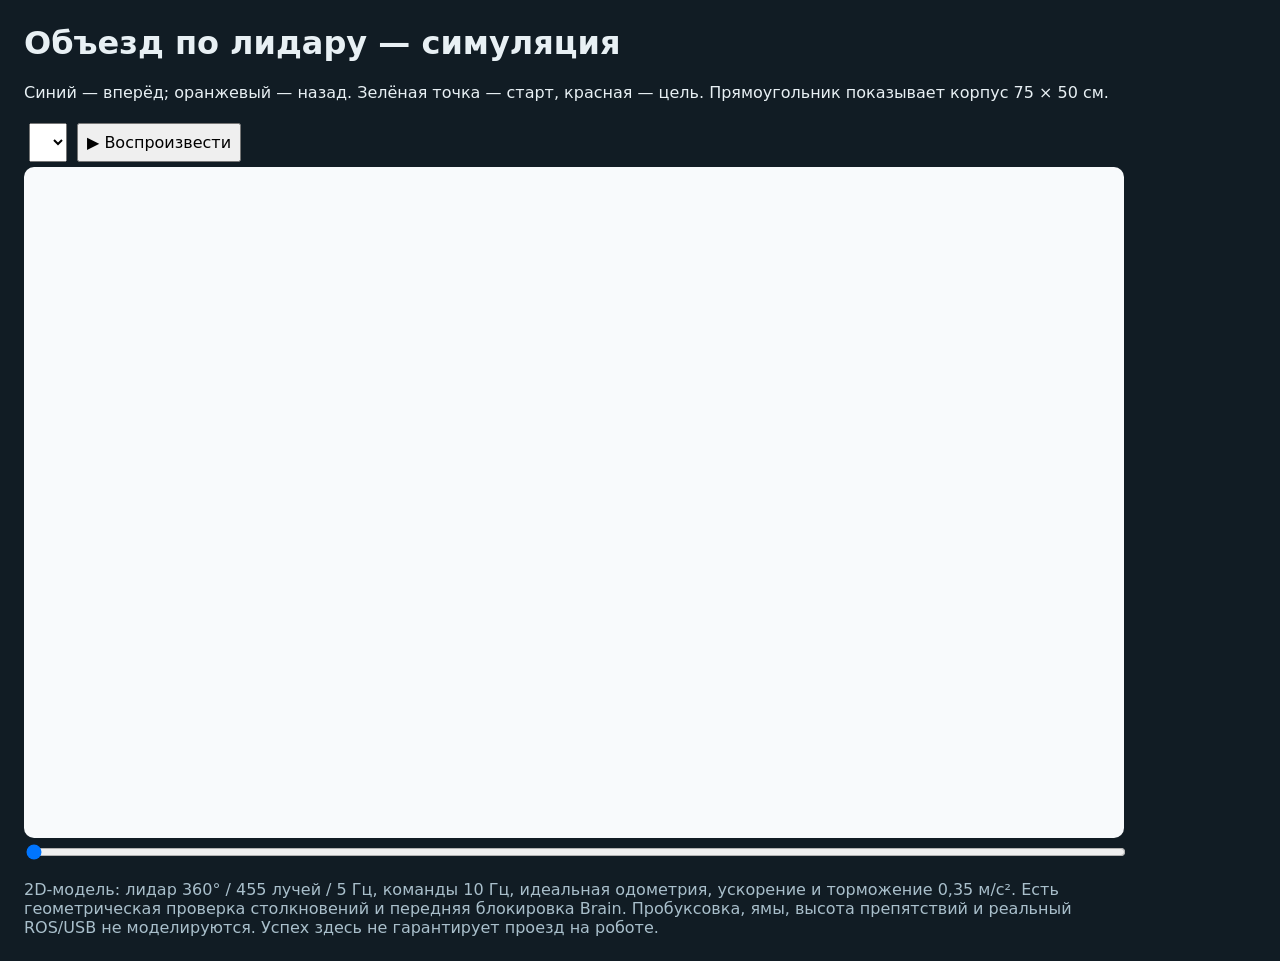
<file: tools/avoidance_viewer.html>
<!doctype html><html lang="ru"><meta charset="utf-8"><meta name="viewport" content="width=device-width,initial-scale=1"><title>Симуляция объезда ATSD</title>
<style>body{font:16px system-ui;background:#111c24;color:#e8f0f4;margin:24px;max-width:1100px}canvas{background:#f8fafc;width:100%;border-radius:10px}select,button{font:inherit;padding:8px;margin:5px}input{width:100%}.muted{color:#a9bfcb}#info{min-height:50px}b{color:#72dfc1}</style>
<h1>Объезд по лидару — симуляция</h1><p>Синий — вперёд; оранжевый — назад. Зелёная точка — старт, красная — цель. Прямоугольник показывает корпус 75 × 50 см.</p>
<select id="cases"></select><button id="play">▶ Воспроизвести</button><span id="info"></span>
<canvas id="view" width="1050" height="640"></canvas><input id="time" type="range" min="0" step="1" value="0"><p id="result"></p>
<p class="muted">2D-модель: лидар 360° / 455 лучей / 5 Гц, команды 10 Гц, идеальная одометрия, ускорение и торможение 0,35 м/с². Есть геометрическая проверка столкновений и передняя блокировка Brain. Пробуксовка, ямы, высота препятствий и реальный ROS/USB не моделируются. Успех здесь не гарантирует проезд на роботе.</p>
<script>
const data=__DATA__;
const labels={open:'Свободная дорога',box:'Препятствие на пути',left_blocked:'Слева закрыто',right_blocked:'Справа закрыто',slalom:'Два препятствия',wide_passage:'Широкий проход',narrow_passage:'Недостаточно места',dead_end:'П-образный тупик',enclosed:'Замкнутое пространство',rear_blocked:'Заблокированы перед и зад',reverse_arc:'Откат с поворотом',scan_loss:'Потеря сканов на 2 с',odom_loss:'Потеря одометрии на 2 с',invalid_ranges:'Неизвестные лучи на 2 с',moving_front:'Препятствие появляется и уходит'};
const select=document.querySelector('#cases'), slider=document.querySelector('#time'), canvas=document.querySelector('#view'), ctx=canvas.getContext('2d');let running=false;
data.forEach((r,i)=>select.add(new Option(labels[r.name]||r.name,i)));
function draw(){const r=data[+select.value],index=+slider.value,t=r.trace[index];const pts=[...r.geometry.flat(),...r.trace.map(t=>[t[1],t[2]]),r.goal];let xs=pts.map(p=>p[0]),ys=pts.map(p=>p[1]);let minx=Math.min(...xs)-1,maxx=Math.max(...xs)+1,miny=Math.min(...ys)-1,maxy=Math.max(...ys)+1;const scale=Math.min(1000/(maxx-minx),590/(maxy-miny));const xy=p=>[25+(p[0]-minx)*scale,615-(p[1]-miny)*scale];ctx.clearRect(0,0,1050,640);ctx.strokeStyle='#333';ctx.lineWidth=4;
const geometry=r.snapshots?r.snapshots[index]:r.geometry;for(const [a,b]of geometry){ctx.beginPath();ctx.moveTo(...xy(a));ctx.lineTo(...xy(b));ctx.stroke();}
ctx.lineWidth=3;for(let i=1;i<=index;i++){ctx.strokeStyle=r.trace[i][4]<0?'#e97025':'#087cce';ctx.beginPath();ctx.moveTo(...xy(r.trace[i-1].slice(1,3)));ctx.lineTo(...xy(r.trace[i].slice(1,3)));ctx.stroke();}
for(const [p,color]of [[r.start,'#19824c'],[r.goal,'#d33']]){ctx.fillStyle=color;ctx.beginPath();ctx.arc(...xy(p),6,0,7);ctx.fill();}
const [x,y]=xy(t.slice(1,3));ctx.save();ctx.translate(x,y);ctx.rotate(-t[3]);ctx.fillStyle='#248d8daa';ctx.strokeStyle='#114f51';ctx.lineWidth=2;ctx.fillRect(-.4*scale,-.25*scale,.75*scale,.5*scale);ctx.strokeRect(-.4*scale,-.25*scale,.75*scale,.5*scale);ctx.beginPath();ctx.moveTo(0,0);ctx.lineTo(.5*scale,0);ctx.stroke();ctx.restore();
document.querySelector('#info').textContent=` ${t[0].toFixed(1)} с · ${t[4].toFixed(2)} м/с · ${t[6]}`;
document.querySelector('#result').textContent=`Результат: ${r.outcome}; столкновение: ${r.collision?'ДА':'нет'}; откат: ${r.reverse_m} м; до цели: ${r.end_distance} м. Расчёт p95: ${r.plan_ms_p95} мс (облачная машина).`;}
function reset(){running=false;document.querySelector('#play').textContent='▶ Воспроизвести';slider.max=data[+select.value].trace.length-1;slider.value=0;draw();}select.onchange=reset;slider.oninput=draw;
document.querySelector('#play').onclick=()=>{running=!running;document.querySelector('#play').textContent=running?'⏸ Пауза':'▶ Воспроизвести';};setInterval(()=>{if(running){if(+slider.value>=+slider.max){running=false;return;}slider.value=+slider.value+1;draw();}},50);reset();
</script></html>
</file>
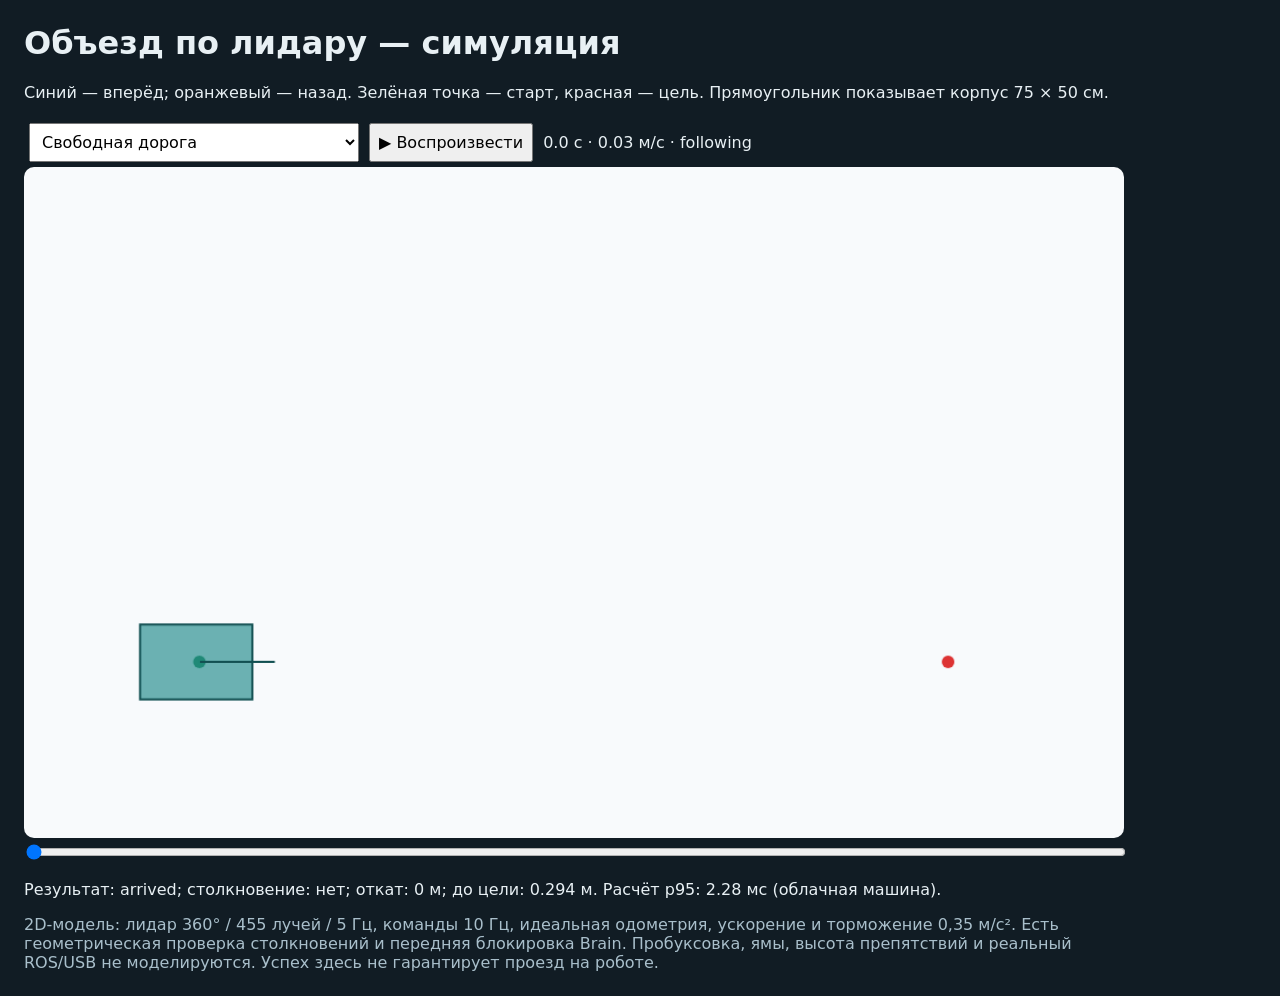
<file: docs/simulations/avoidance/simulation.html>
<!doctype html><html lang="ru"><meta charset="utf-8"><meta name="viewport" content="width=device-width,initial-scale=1"><title>Симуляция объезда ATSD</title>
<style>body{font:16px system-ui;background:#111c24;color:#e8f0f4;margin:24px;max-width:1100px}canvas{background:#f8fafc;width:100%;border-radius:10px}select,button{font:inherit;padding:8px;margin:5px}input{width:100%}.muted{color:#a9bfcb}#info{min-height:50px}b{color:#72dfc1}</style>
<h1>Объезд по лидару — симуляция</h1><p>Синий — вперёд; оранжевый — назад. Зелёная точка — старт, красная — цель. Прямоугольник показывает корпус 75 × 50 см.</p>
<select id="cases"></select><button id="play">▶ Воспроизвести</button><span id="info"></span>
<canvas id="view" width="1050" height="640"></canvas><input id="time" type="range" min="0" step="1" value="0"><p id="result"></p>
<p class="muted">2D-модель: лидар 360° / 455 лучей / 5 Гц, команды 10 Гц, идеальная одометрия, ускорение и торможение 0,35 м/с². Есть геометрическая проверка столкновений и передняя блокировка Brain. Пробуксовка, ямы, высота препятствий и реальный ROS/USB не моделируются. Успех здесь не гарантирует проезд на роботе.</p>
<script>
const data=[{"name": "open", "outcome": "arrived", "reached": true, "collision": false, "end_distance": 0.294, "reverse_m": 0.0, "sim_seconds": 19.5, "states": {"following": 196}, "plan_ms_p95": 2.28, "plan_ms_max": 3.31, "trace": [[0.0, 0.0035, 0.0, 0.0, 0.034999999999999996, 0.0, "following"], [0.1, 0.0105, 0.0, 0.0, 0.06999999999999999, 0.0, "following"], [0.2, 0.021, 0.0, 0.0, 0.10499999999999998, 0.0, "following"], [0.3, 0.034999999999999996, 0.0, 0.0, 0.13999999999999999, 0.0, "following"], [0.4, 0.052500000000000005, 0.0, 0.0, 0.175, 0.0, "following"], [0.5, 0.0735, 0.0, 0.0, 0.21, 0.0, "following"], [0.6, 0.098, 0.0, 0.0, 0.245, 0.0, "following"], [0.7, 0.12300000000000003, 0.0, 0.0, 0.25, 0.0, "following"], [0.8, 0.14800000000000005, 0.0, 0.0, 0.25, 0.0, "following"], [0.9, 0.17300000000000007, 0.0, 0.0, 0.25, 0.0, "following"], [1.0, 0.1980000000000001, 0.0, 0.0, 0.25, 0.0, "following"], [1.1, 0.22300000000000011, 0.0, 0.0, 0.25, 0.0, "following"], [1.2, 0.24800000000000014, 0.0, 0.0, 0.25, 0.0, "following"], [1.3, 0.27300000000000013, 0.0, 0.0, 0.25, 0.0, "following"], [1.4, 0.29800000000000015, 0.0, 0.0, 0.25, 0.0, "following"], [1.5, 0.3230000000000002, 0.0, 0.0, 0.25, 0.0, "following"], [1.6, 0.3480000000000002, 0.0, 0.0, 0.25, 0.0, "following"], [1.7, 0.3730000000000002, 0.0, 0.0, 0.25, 0.0, "following"], [1.8, 0.39800000000000024, 0.0, 0.0, 0.25, 0.0, "following"], [1.9, 0.42300000000000026, 0.0, 0.0, 0.25, 0.0, "following"], [2.0, 0.4480000000000003, 0.0, 0.0, 0.25, 0.0, "following"], [2.1, 0.4730000000000003, 0.0, 0.0, 0.25, 0.0, "following"], [2.2, 0.49800000000000033, 0.0, 0.0, 0.25, 0.0, "following"], [2.3, 0.5230000000000004, 0.0, 0.0, 0.25, 0.0, "following"], [2.4, 0.5480000000000004, 0.0, 0.0, 0.25, 0.0, "following"], [2.5, 0.5730000000000004, 0.0, 0.0, 0.25, 0.0, "following"], [2.6, 0.5980000000000004, 0.0, 0.0, 0.25, 0.0, "following"], [2.7, 0.6230000000000004, 0.0, 0.0, 0.25, 0.0, "following"], [2.8, 0.6480000000000005, 0.0, 0.0, 0.25, 0.0, "following"], [2.9, 0.6730000000000005, 0.0, 0.0, 0.25, 0.0, "following"], [3.0, 0.6980000000000005, 0.0, 0.0, 0.25, 0.0, "following"], [3.1, 0.7230000000000005, 0.0, 0.0, 0.25, 0.0, "following"], [3.2, 0.7480000000000006, 0.0, 0.0, 0.25, 0.0, "following"], [3.3, 0.7730000000000006, 0.0, 0.0, 0.25, 0.0, "following"], [3.4, 0.7980000000000006, 0.0, 0.0, 0.25, 0.0, "following"], [3.5, 0.8230000000000006, 0.0, 0.0, 0.25, 0.0, "following"], [3.6, 0.8480000000000006, 0.0, 0.0, 0.25, 0.0, "following"], [3.7, 0.8730000000000007, 0.0, 0.0, 0.25, 0.0, "following"], [3.8, 0.8980000000000007, 0.0, 0.0, 0.25, 0.0, "following"], [3.9, 0.9230000000000007, 0.0, 0.0, 0.25, 0.0, "following"], [4.0, 0.9480000000000007, 0.0, 0.0, 0.25, 0.0, "following"], [4.1, 0.9730000000000008, 0.0, 0.0, 0.25, 0.0, "following"], [4.2, 0.9980000000000008, 0.0, 0.0, 0.25, 0.0, "following"], [4.3, 1.0230000000000004, 0.0, 0.0, 0.25, 0.0, "following"], [4.4, 1.0479999999999998, 0.0, 0.0, 0.25, 0.0, "following"], [4.5, 1.0729999999999993, 0.0, 0.0, 0.25, 0.0, "following"], [4.6, 1.0979999999999988, 0.0, 0.0, 0.25, 0.0, "following"], [4.7, 1.1229999999999982, 0.0, 0.0, 0.25, 0.0, "following"], [4.8, 1.1479999999999977, 0.0, 0.0, 0.25, 0.0, "following"], [4.9, 1.1729999999999972, 0.0, 0.0, 0.25, 0.0, "following"], [5.0, 1.1979999999999966, 0.0, 0.0, 0.25, 0.0, "following"], [5.1, 1.222999999999996, 0.0, 0.0, 0.25, 0.0, "following"], [5.2, 1.2479999999999956, 0.0, 0.0, 0.25, 0.0, "following"], [5.3, 1.272999999999995, 0.0, 0.0, 0.25, 0.0, "following"], [5.4, 1.2979999999999945, 0.0, 0.0, 0.25, 0.0, "following"], [5.5, 1.322999999999994, 0.0, 0.0, 0.25, 0.0, "following"], [5.6, 1.3479999999999934, 0.0, 0.0, 0.25, 0.0, "following"], [5.7, 1.372999999999993, 0.0, 0.0, 0.25, 0.0, "following"], [5.8, 1.3979999999999924, 0.0, 0.0, 0.25, 0.0, "following"], [5.9, 1.4229999999999918, 0.0, 0.0, 0.25, 0.0, "following"], [6.0, 1.4479999999999913, 0.0, 0.0, 0.25, 0.0, "following"], [6.1, 1.4729999999999908, 0.0, 0.0, 0.25, 0.0, "following"], [6.2, 1.4979999999999902, 0.0, 0.0, 0.25, 0.0, "following"], [6.3, 1.5229999999999897, 0.0, 0.0, 0.25, 0.0, "following"], [6.4, 1.5479999999999892, 0.0, 0.0, 0.25, 0.0, "following"], [6.5, 1.5729999999999886, 0.0, 0.0, 0.25, 0.0, "following"], [6.6, 1.597999999999988, 0.0, 0.0, 0.25, 0.0, "following"], [6.7, 1.6229999999999876, 0.0, 0.0, 0.25, 0.0, "following"], [6.8, 1.647999999999987, 0.0, 0.0, 0.25, 0.0, "following"], [6.9, 1.6729999999999865, 0.0, 0.0, 0.25, 0.0, "following"], [7.0, 1.697999999999986, 0.0, 0.0, 0.25, 0.0, "following"], [7.1, 1.7229999999999854, 0.0, 0.0, 0.25, 0.0, "following"], [7.2, 1.747999999999985, 0.0, 0.0, 0.25, 0.0, "following"], [7.3, 1.7729999999999844, 0.0, 0.0, 0.25, 0.0, "following"], [7.4, 1.7979999999999838, 0.0, 0.0, 0.25, 0.0, "following"], [7.5, 1.8229999999999833, 0.0, 0.0, 0.25, 0.0, "following"], [7.6, 1.8479999999999828, 0.0, 0.0, 0.25, 0.0, "following"], [7.7, 1.8729999999999822, 0.0, 0.0, 0.25, 0.0, "following"], [7.8, 1.8979999999999817, 0.0, 0.0, 0.25, 0.0, "following"], [7.9, 1.9229999999999812, 0.0, 0.0, 0.25, 0.0, "following"], [8.0, 1.9479999999999806, 0.0, 0.0, 0.25, 0.0, "following"], [8.1, 1.97299999999998, 0.0, 0.0, 0.25, 0.0, "following"], [8.2, 1.9979999999999796, 0.0, 0.0, 0.25, 0.0, "following"], [8.3, 2.0229999999999793, 0.0, 0.0, 0.25, 0.0, "following"], [8.4, 2.0479999999999787, 0.0, 0.0, 0.25, 0.0, "following"], [8.5, 2.072999999999978, 0.0, 0.0, 0.25, 0.0, "following"], [8.6, 2.0979999999999777, 0.0, 0.0, 0.25, 0.0, "following"], [8.7, 2.122999999999977, 0.0, 0.0, 0.25, 0.0, "following"], [8.8, 2.1479999999999766, 0.0, 0.0, 0.25, 0.0, "following"], [8.9, 2.172999999999976, 0.0, 0.0, 0.25, 0.0, "following"], [9.0, 2.1979999999999755, 0.0, 0.0, 0.25, 0.0, "following"], [9.1, 2.222999999999975, 0.0, 0.0, 0.25, 0.0, "following"], [9.2, 2.2479999999999745, 0.0, 0.0, 0.25, 0.0, "following"], [9.3, 2.272999999999974, 0.0, 0.0, 0.25, 0.0, "following"], [9.4, 2.2979999999999734, 0.0, 0.0, 0.25, 0.0, "following"], [9.5, 2.322999999999973, 0.0, 0.0, 0.25, 0.0, "following"], [9.6, 2.3479999999999723, 0.0, 0.0, 0.25, 0.0, "following"], [9.7, 2.372999999999972, 0.0, 0.0, 0.25, 0.0, "following"], [9.8, 2.3979999999999713, 0.0, 0.0, 0.25, 0.0, "following"], [9.9, 2.4229999999999707, 0.0, 0.0, 0.25, 0.0, "following"], [10.0, 2.44799999999997, 0.0, 0.0, 0.25, 0.0, "following"], [10.1, 2.4729999999999697, 0.0, 0.0, 0.25, 0.0, "following"], [10.2, 2.497999999999969, 0.0, 0.0, 0.25, 0.0, "following"], [10.3, 2.5229999999999686, 0.0, 0.0, 0.25, 0.0, "following"], [10.4, 2.547999999999968, 0.0, 0.0, 0.25, 0.0, "following"], [10.5, 2.5729999999999675, 0.0, 0.0, 0.25, 0.0, "following"], [10.6, 2.597999999999967, 0.0, 0.0, 0.25, 0.0, "following"], [10.7, 2.6229999999999665, 0.0, 0.0, 0.25, 0.0, "following"], [10.8, 2.647999999999966, 0.0, 0.0, 0.25, 0.0, "following"], [10.9, 2.6729999999999654, 0.0, 0.0, 0.25, 0.0, "following"], [11.0, 2.697999999999965, 0.0, 0.0, 0.25, 0.0, "following"], [11.1, 2.7229999999999643, 0.0, 0.0, 0.25, 0.0, "following"], [11.2, 2.747999999999964, 0.0, 0.0, 0.25, 0.0, "following"], [11.3, 2.7729999999999633, 0.0, 0.0, 0.25, 0.0, "following"], [11.4, 2.7979999999999627, 0.0, 0.0, 0.25, 0.0, "following"], [11.5, 2.822999999999962, 0.0, 0.0, 0.25, 0.0, "following"], [11.6, 2.8479999999999617, 0.0, 0.0, 0.25, 0.0, "following"], [11.7, 2.872999999999961, 0.0, 0.0, 0.25, 0.0, "following"], [11.8, 2.8979999999999606, 0.0, 0.0, 0.25, 0.0, "following"], [11.9, 2.92299999999996, 0.0, 0.0, 0.25, 0.0, "following"], [12.0, 2.9479999999999595, 0.0, 0.0, 0.25, 0.0, "following"], [12.1, 2.972999999999959, 0.0, 0.0, 0.25, 0.0, "following"], [12.2, 2.9979999999999585, 0.0, 0.0, 0.25, 0.0, "following"], [12.3, 3.022999999999958, 0.0, 0.0, 0.25, 0.0, "following"], [12.4, 3.0479999999999574, 0.0, 0.0, 0.25, 0.0, "following"], [12.5, 3.072999999999957, 0.0, 0.0, 0.25, 0.0, "following"], [12.6, 3.0979999999999563, 0.0, 0.0, 0.25, 0.0, "following"], [12.7, 3.122999999999956, 0.0, 0.0, 0.25, 0.0, "following"], [12.8, 3.1479999999999553, 0.0, 0.0, 0.25, 0.0, "following"], [12.9, 3.1729999999999547, 0.0, 0.0, 0.25, 0.0, "following"], [13.0, 3.197999999999954, 0.0, 0.0, 0.25, 0.0, "following"], [13.1, 3.2229999999999537, 0.0, 0.0, 0.25, 0.0, "following"], [13.2, 3.247999999999953, 0.0, 0.0, 0.25, 0.0, "following"], [13.3, 3.2729999999999526, 0.0, 0.0, 0.25, 0.0, "following"], [13.4, 3.297999999999952, 0.0, 0.0, 0.25, 0.0, "following"], [13.5, 3.3229999999999515, 0.0, 0.0, 0.25, 0.0, "following"], [13.6, 3.347999999999951, 0.0, 0.0, 0.25, 0.0, "following"], [13.7, 3.3729999999999505, 0.0, 0.0, 0.25, 0.0, "following"], [13.8, 3.39799999999995, 0.0, 0.0, 0.25, 0.0, "following"], [13.9, 3.4229999999999494, 0.0, 0.0, 0.25, 0.0, "following"], [14.0, 3.447999999999949, 0.0, 0.0, 0.25, 0.0, "following"], [14.1, 3.4729999999999484, 0.0, 0.0, 0.25, 0.0, "following"], [14.2, 3.497999999999948, 0.0, 0.0, 0.25, 0.0, "following"], [14.3, 3.5229999999999473, 0.0, 0.0, 0.25, 0.0, "following"], [14.4, 3.5479999999999468, 0.0, 0.0, 0.25, 0.0, "following"], [14.5, 3.572999999999946, 0.0, 0.0, 0.25, 0.0, "following"], [14.6, 3.5979999999999457, 0.0, 0.0, 0.25, 0.0, "following"], [14.7, 3.622999999999945, 0.0, 0.0, 0.25, 0.0, "following"], [14.8, 3.6479999999999446, 0.0, 0.0, 0.25, 0.0, "following"], [14.9, 3.672999999999944, 0.0, 0.0, 0.25, 0.0, "following"], [15.0, 3.6979999999999436, 0.0, 0.0, 0.25, 0.0, "following"], [15.1, 3.722999999999943, 0.0, 0.0, 0.25, 0.0, "following"], [15.2, 3.7479999999999425, 0.0, 0.0, 0.25, 0.0, "following"], [15.3, 3.772999999999942, 0.0, 0.0, 0.25, 0.0, "following"], [15.4, 3.7979999999999414, 0.0, 0.0, 0.25, 0.0, "following"], [15.5, 3.822999999999941, 0.0, 0.0, 0.25, 0.0, "following"], [15.6, 3.8479999999999404, 0.0, 0.0, 0.25, 0.0, "following"], [15.7, 3.87299999999994, 0.0, 0.0, 0.25, 0.0, "following"], [15.8, 3.8979999999999393, 0.0, 0.0, 0.25, 0.0, "following"], [15.9, 3.9229999999999388, 0.0, 0.0, 0.25, 0.0, "following"], [16.0, 3.9479999999999382, 0.0, 0.0, 0.25, 0.0, "following"], [16.1, 3.9729999999999377, 0.0, 0.0, 0.25, 0.0, "following"], [16.2, 3.997999999999937, 0.0, 0.0, 0.25, 0.0, "following"], [16.3, 4.022999999999937, 0.0, 0.0, 0.25, 0.0, "following"], [16.4, 4.047999999999936, 0.0, 0.0, 0.25, 0.0, "following"], [16.5, 4.072999999999936, 0.0, 0.0, 0.25, 0.0, "following"], [16.6, 4.097999999999935, 0.0, 0.0, 0.25, 0.0, "following"], [16.7, 4.1229999999999345, 0.0, 0.0, 0.25, 0.0, "following"], [16.8, 4.147999999999934, 0.0, 0.0, 0.25, 0.0, "following"], [16.9, 4.172999999999933, 0.0, 0.0, 0.25, 0.0, "following"], [17.0, 4.197999999999933, 0.0, 0.0, 0.25, 0.0, "following"], [17.1, 4.222999999999932, 0.0, 0.0, 0.25, 0.0, "following"], [17.2, 4.247999999999932, 0.0, 0.0, 0.25, 0.0, "following"], [17.3, 4.272999999999931, 0.0, 0.0, 0.25, 0.0, "following"], [17.4, 4.297999999999931, 0.0, 0.0, 0.25, 0.0, "following"], [17.5, 4.32299999999993, 0.0, 0.0, 0.25, 0.0, "following"], [17.6, 4.34799999999993, 0.0, 0.0, 0.25, 0.0, "following"], [17.7, 4.372999999999929, 0.0, 0.0, 0.25, 0.0, "following"], [17.8, 4.397999999999929, 0.0, 0.0, 0.25, 0.0, "following"], [17.9, 4.422079999999933, 0.0, 0.0, 0.24080000000002855, 0.0, "following"], [18.0, 4.4451967999999376, 0.0, 0.0, 0.2311680000000269, 0.0, "following"], [18.1, 4.467388927999938, 0.0, 0.0, 0.22192128000002498, 0.0, "following"], [18.2, 4.4886933708799415, 0.0, 0.0, 0.21304442880002483, 0.0, "following"], [18.3, 4.509145636044742, 0.0, 0.0, 0.2045226516480234, 0.0, "following"], [18.4, 4.528779810602952, 0.0, 0.0, 0.19634174558210304, 0.0, "following"], [18.5, 4.547628618178834, 0.0, 0.0, 0.1884880757588192, 0.0, "following"], [18.6, 4.565723473451682, 0.0, 0.0, 0.18094855272846644, 0.0, "following"], [18.7, 4.5830945345136165, 0.0, 0.0, 0.17371061061932735, 0.0, "following"], [18.8, 4.59977075313307, 0.0, 0.0, 0.1667621861945534, 0.0, "following"], [18.9, 4.615779923007746, 0.0, 0.0, 0.16009169874677198, 0.0, "following"], [19.0, 4.631148726087435, 0.0, 0.0, 0.15368803079690174, 0.0, "following"], [19.1, 4.646148726087436, 0.0, 0.0, 0.15, 0.0, "following"], [19.2, 4.661148726087436, 0.0, 0.0, 0.15, 0.0, "following"], [19.3, 4.676148726087437, 0.0, 0.0, 0.15, 0.0, "following"], [19.4, 4.691148726087437, 0.0, 0.0, 0.15, 0.0, "following"], [19.5, 4.706148726087438, 0.0, 0.0, 0.15, 0.0, "following"]], "geometry": [], "start": [0.0, 0.0, 0.0], "goal": [5.0, 0.0], "snapshots": null}, {"name": "box", "outcome": "arrived", "reached": true, "collision": false, "end_distance": 0.275, "reverse_m": 0.0, "sim_seconds": 22.7, "states": {"avoid": 228}, "plan_ms_p95": 38.13, "plan_ms_max": 44.61, "trace": [[0.0, 0.0035, 0.0, 0.0, 0.034999999999999996, 0.0, "avoid"], [0.1, 0.0105, 0.0, 0.0, 0.06999999999999999, 0.0, "avoid"], [0.2, 0.021, 0.0, 0.0, 0.10499999999999998, 0.0, "avoid"], [0.3, 0.034999999999999996, 0.0, 0.0, 0.13999999999999999, 0.0, "avoid"], [0.4, 0.052500000000000005, 0.0, 0.0, 0.175, 0.0, "avoid"], [0.5, 0.0735, 0.0, 0.0, 0.21, 0.0, "avoid"], [0.6, 0.098, 0.0, 0.0, 0.245, 0.0, "avoid"], [0.7, 0.12300000000000003, 0.0, 0.0, 0.25, 0.0, "avoid"], [0.8, 0.14800000000000005, 0.0, 0.0, 0.25, 0.0, "avoid"], [0.9, 0.17300000000000007, 0.0, 0.0, 0.25, 0.0, "avoid"], [1.0, 0.1980000000000001, 0.0, 0.0, 0.25, 0.0, "avoid"], [1.1, 0.22300000000000011, 0.0, 0.0, 0.25, 0.0, "avoid"], [1.2, 0.24800000000000014, 0.0, 0.0, 0.25, 0.0, "avoid"], [1.3, 0.27300000000000013, 0.0, 0.0, 0.25, 0.0, "avoid"], [1.4, 0.2979973959147124, 0.00031248372429737437, 0.024999999999999467, 0.25, 0.25, "avoid"], [1.5, 0.32297916927067843, 0.0012497396050338283, 0.049999999999998934, 0.25, 0.25, "avoid"], [1.6, 0.34792970727274247, 0.002811181887792502, 0.0749999999999984, 0.25, 0.25, "avoid"], [1.7, 0.37283341664682834, 0.0049958347219741794, 0.09999999999999787, 0.25, 0.25, "avoid"], [1.8, 0.39767473338522785, 0.007802332770670772, 0.12499999999999734, 0.25, 0.25, "avoid"], [1.9, 0.4224381324735994, 0.011228922063957314, 0.1499999999999968, 0.25, 0.25, "avoid"], [2.0, 0.44710813759359613, 0.015273461095065999, 0.17499999999999627, 0.25, 0.25, "avoid"], [2.1, 0.47166933079506146, 0.019933422158757708, 0.19999999999999574, 0.25, 0.25, "avoid"], [2.2, 0.49610636213174575, 0.025205892931055907, 0.2249999999999952, 0.25, 0.25, "avoid"], [2.3, 0.5204039592545233, 0.031087578289354267, 0.24999999999999467, 0.25, 0.25, "avoid"], [2.4, 0.5445469369561132, 0.03757480237176103, 0.27499999999999414, 0.25, 0.25, "avoid"], [2.5, 0.5685202066613401, 0.0446635108743928, 0.2999999999999936, 0.25, 0.25, "avoid"], [2.6, 0.5923087858570016, 0.05234927358518293, 0.32499999999999307, 0.25, 0.25, "avoid"], [2.7, 0.6158978074554522, 0.06062728715261956, 0.34999999999999254, 0.25, 0.25, "avoid"], [2.8, 0.6392725290860485, 0.06949237808768405, 0.374999999999992, 0.25, 0.25, "avoid"], [2.9, 0.6624183423086515, 0.0789390059971129, 0.3999999999999915, 0.25, 0.25, "avoid"], [3.0, 0.6853207817434259, 0.08896126704596408, 0.42499999999999094, 0.25, 0.25, "avoid"], [3.1, 0.7079655341112314, 0.09955289764732056, 0.4499999999999904, 0.25, 0.25, "avoid"], [3.2, 0.7303384471789569, 0.11070727837682914, 0.4749999999999899, 0.25, 0.25, "avoid"], [3.3, 0.7524255386042047, 0.12241743810962458, 0.49999999999998934, 0.25, 0.25, "avoid"], [3.4, 0.7742130046737997, 0.1346760583770561, 0.5249999999999888, 0.25, 0.25, "avoid"], [3.5, 0.7956872289306612, 0.14747547794049143, 0.5499999999999883, 0.25, 0.25, "avoid"], [3.6, 0.8168347906836448, 0.16080769757934266, 0.5749999999999877, 0.25, 0.25, "avoid"], [3.7, 0.8376424733950378, 0.17466438509031823, 0.5999999999999872, 0.25, 0.25, "avoid"], [3.8, 0.8580972729404648, 0.18903688049477863, 0.6249999999999867, 0.25, 0.25, "avoid"], [3.9, 0.8781864057360425, 0.20391620145094025, 0.6499999999999861, 0.25, 0.25, "avoid"], [4.0, 0.8978973167277029, 0.21929304886754886, 0.6749999999999856, 0.25, 0.25, "avoid"], [4.1, 0.9172176872376945, 0.23515781271550695, 0.6999999999999851, 0.25, 0.25, "avoid"], [4.2, 0.9361354426633532, 0.2515005780338301, 0.7249999999999845, 0.25, 0.25, "avoid"], [4.3, 0.954638760023338, 0.2683111311261742, 0.749999999999984, 0.25, 0.25, "avoid"], [4.4, 0.9727160753466078, 0.2855789659440634, 0.7749999999999835, 0.25, 0.25, "avoid"], [4.5, 0.9903560908995274, 0.30329329065282906, 0.799999999999983, 0.25, 0.25, "avoid"], [4.6, 1.0075477822465837, 0.3214430343761543, 0.8249999999999824, 0.25, 0.25, "avoid"], [4.7, 1.0242804051402978, 0.3400168541150117, 0.8499999999999819, 0.25, 0.25, "avoid"], [4.8, 1.0405435022360328, 0.3590031418366685, 0.8749999999999813, 0.25, 0.25, "avoid"], [4.9, 1.0563269096274894, 0.37839003172932895, 0.8999999999999808, 0.25, 0.25, "avoid"], [5.0, 1.0716207631988208, 0.39816540761788066, 0.9249999999999803, 0.25, 0.25, "avoid"], [5.1, 1.0864155047893813, 0.4183169105361094, 0.9499999999999797, 0.25, 0.25, "avoid"], [5.2, 1.1007018881672659, 0.4388319464506514, 0.9749999999999792, 0.25, 0.25, "avoid"], [5.3, 1.1144709848079053, 0.4596976941318528, 0.9999999999999787, 0.25, 0.25, "avoid"], [5.4, 1.1277141894741023, 0.4809011131666221, 1.0249999999999782, 0.25, 0.25, "avoid"], [5.5, 1.1404232255940254, 0.5024289521082641, 1.0499999999999776, 0.25, 0.25, "avoid"], [5.6, 1.1525901504337979, 0.5242677567582015, 1.074999999999977, 0.25, 0.25, "avoid"], [5.7, 1.1642073600614449, 0.5464038785744121, 1.0999999999999766, 0.25, 0.25, "avoid"], [5.8, 1.1758245696890917, 0.5685400003906227, 1.074999999999977, 0.25, -0.25, "avoid"], [5.9, 1.1879914945288639, 0.5903788050405602, 1.0499999999999776, 0.25, -0.25, "avoid"], [6.0, 1.200700530648787, 0.6119066439822021, 1.0249999999999782, 0.25, -0.25, "avoid"], [6.1, 1.213943735314984, 0.6331100630169715, 0.9999999999999787, 0.25, -0.25, "avoid"], [6.2, 1.2277128319556234, 0.653975810698173, 0.9749999999999792, 0.25, -0.25, "avoid"], [6.3, 1.2419992153335073, 0.6744908466127149, 0.9499999999999797, 0.25, -0.25, "avoid"], [6.4, 1.2565412925701052, 0.6948262342324492, 0.9499999999999797, 0.25, 0.0, "avoid"], [6.5, 1.271083369806703, 0.7151616218521835, 0.9499999999999797, 0.25, 0.0, "avoid"], [6.6, 1.2856254470433008, 0.7354970094719178, 0.9499999999999797, 0.25, 0.0, "avoid"], [6.7, 1.3001675242798987, 0.7558323970916521, 0.9499999999999797, 0.25, 0.0, "avoid"], [6.8, 1.3147096015164965, 0.7761677847113864, 0.9499999999999797, 0.25, 0.0, "avoid"], [6.9, 1.3292516787530944, 0.7965031723311207, 0.9499999999999797, 0.25, 0.0, "avoid"], [7.0, 1.3437937559896922, 0.816838559950855, 0.9499999999999797, 0.25, 0.0, "avoid"], [7.1, 1.35833583322629, 0.8371739475705893, 0.9499999999999797, 0.25, 0.0, "avoid"], [7.2, 1.3728779104628879, 0.8575093351903236, 0.9499999999999797, 0.25, 0.0, "avoid"], [7.3, 1.3874199876994857, 0.8778447228100579, 0.9499999999999797, 0.25, 0.0, "avoid"], [7.4, 1.4022147292900455, 0.8979962257282867, 0.9249999999999803, 0.25, -0.25, "avoid"], [7.5, 1.4175085828613767, 0.9177716016168385, 0.8999999999999808, 0.25, -0.25, "avoid"], [7.6, 1.4332919902528336, 0.9371584915094987, 0.8749999999999813, 0.25, -0.25, "avoid"], [7.7, 1.449555087348568, 0.9561447792311554, 0.8499999999999819, 0.25, -0.25, "avoid"], [7.8, 1.4662877102422827, 0.974718598970013, 0.8249999999999824, 0.25, -0.25, "avoid"], [7.9, 1.4834794015893384, 0.9928683426933382, 0.799999999999983, 0.25, -0.25, "avoid"], [8.0, 1.501119417142258, 1.0105826674021041, 0.7749999999999835, 0.25, -0.25, "avoid"], [8.1, 1.519196732465528, 1.0278505022199935, 0.749999999999984, 0.25, -0.25, "avoid"], [8.2, 1.5377000498255127, 1.044661055312337, 0.7249999999999845, 0.25, -0.25, "avoid"], [8.3, 1.5566178052511719, 1.06100382063066, 0.6999999999999851, 0.25, -0.25, "avoid"], [8.4, 1.5759381757611637, 1.0768685844786183, 0.6749999999999856, 0.25, -0.25, "avoid"], [8.5, 1.595649086752824, 1.0922454318952268, 0.6499999999999861, 0.25, -0.25, "avoid"], [8.6, 1.6157382195484016, 1.1071247528513888, 0.6249999999999867, 0.25, -0.25, "avoid"], [8.7, 1.6361930190938287, 1.1214972482558485, 0.5999999999999872, 0.25, -0.25, "avoid"], [8.8, 1.657000701805222, 1.135353935766824, 0.5749999999999877, 0.25, -0.25, "avoid"], [8.9, 1.6781482635582057, 1.148686155405675, 0.5499999999999883, 0.25, -0.25, "avoid"], [9.0, 1.6996224878150672, 1.1614855749691104, 0.5249999999999888, 0.25, -0.25, "avoid"], [9.1, 1.721409953884662, 1.1737441952365413, 0.49999999999998934, 0.25, -0.25, "avoid"], [9.2, 1.7434970453099092, 1.1854543549693364, 0.4749999999999899, 0.25, -0.25, "avoid"], [9.3, 1.7658699583776345, 1.1966087356988448, 0.4499999999999904, 0.25, -0.25, "avoid"], [9.4, 1.7885147107454402, 1.2072003663002016, 0.42499999999999094, 0.25, -0.25, "avoid"], [9.5, 1.8114171501802148, 1.2172226273490527, 0.3999999999999915, 0.25, -0.25, "avoid"], [9.6, 1.8345629634028175, 1.2266692552584817, 0.374999999999992, 0.25, -0.25, "avoid"], [9.7, 1.8579376850334137, 1.2355343461935466, 0.34999999999999254, 0.25, -0.25, "avoid"], [9.8, 1.8815267066318642, 1.2438123597609834, 0.32499999999999307, 0.25, -0.25, "avoid"], [9.9, 1.9053152858275253, 1.2514981224717734, 0.2999999999999936, 0.25, -0.25, "avoid"], [10.0, 1.929288555532752, 1.2585868309744055, 0.27499999999999414, 0.25, -0.25, "avoid"], [10.1, 1.953431533234342, 1.2650740550568123, 0.24999999999999467, 0.25, -0.25, "avoid"], [10.2, 1.9777291303571194, 1.2709557404151108, 0.2249999999999952, 0.25, -0.25, "avoid"], [10.3, 2.0021661616938036, 1.2762282111874093, 0.19999999999999574, 0.25, -0.25, "avoid"], [10.4, 2.0267273548952685, 1.2808881722511014, 0.17499999999999627, 0.25, -0.25, "avoid"], [10.5, 2.0513455183678913, 1.2852408756909408, 0.17499999999999627, 0.25, 0.0, "avoid"], [10.6, 2.075963681840514, 1.2895935791307802, 0.17499999999999627, 0.25, 0.0, "avoid"], [10.7, 2.100581845313137, 1.2939462825706196, 0.17499999999999627, 0.25, 0.0, "avoid"], [10.8, 2.1252000087857597, 1.298298986010459, 0.17499999999999627, 0.25, 0.0, "avoid"], [10.9, 2.1498181722583825, 1.3026516894502984, 0.17499999999999627, 0.25, 0.0, "avoid"], [11.0, 2.1744363357310053, 1.3070043928901378, 0.17499999999999627, 0.25, 0.0, "avoid"], [11.1, 2.199054499203628, 1.3113570963299772, 0.17499999999999627, 0.25, 0.0, "avoid"], [11.2, 2.223672662676251, 1.3157097997698166, 0.17499999999999627, 0.25, 0.0, "avoid"], [11.3, 2.2482908261488737, 1.320062503209656, 0.17499999999999627, 0.25, 0.0, "avoid"], [11.4, 2.2729089896214965, 1.3244152066494954, 0.17499999999999627, 0.25, 0.0, "avoid"], [11.5, 2.2975271530941193, 1.3287679100893348, 0.17499999999999627, 0.25, 0.0, "avoid"], [11.6, 2.322197158214116, 1.3328124491204436, 0.1499999999999968, 0.25, -0.25, "avoid"], [11.7, 2.3469605573024874, 1.3362390384137302, 0.12499999999999734, 0.25, -0.25, "avoid"], [11.8, 2.371801874040887, 1.339045536462427, 0.09999999999999787, 0.25, -0.25, "avoid"], [11.9, 2.3967055834149726, 1.3412301892966085, 0.0749999999999984, 0.25, -0.25, "avoid"], [12.0, 2.421656121417036, 1.342791631579367, 0.049999999999998934, 0.25, -0.25, "avoid"], [12.1, 2.4466378947730023, 1.3437288874601032, 0.024999999999999467, 0.25, -0.25, "avoid"], [12.2, 2.471635290687715, 1.3440413711844006, 0.0, 0.25, -0.25, "avoid"], [12.3, 2.4966326866024273, 1.3437288874601032, -0.024999999999999467, 0.25, -0.25, "avoid"], [12.4, 2.5216144599583936, 1.3427916315793664, -0.049999999999998934, 0.25, -0.25, "avoid"], [12.5, 2.546564997960457, 1.3412301892966076, -0.0749999999999984, 0.25, -0.25, "avoid"], [12.6, 2.571468707334543, 1.339045536462426, -0.09999999999999787, 0.25, -0.25, "avoid"], [12.7, 2.596310024072942, 1.3362390384137293, -0.12499999999999734, 0.25, -0.25, "avoid"], [12.8, 2.6210734231613135, 1.3328124491204425, -0.1499999999999968, 0.25, -0.25, "avoid"], [12.9, 2.645743428281311, 1.3287679100893337, -0.17499999999999627, 0.25, -0.25, "avoid"], [13.0, 2.6703046214827757, 1.3241079490256418, -0.19999999999999574, 0.25, -0.25, "avoid"], [13.1, 2.6947416528194594, 1.3188354782533436, -0.2249999999999952, 0.25, -0.25, "avoid"], [13.2, 2.719039249942237, 1.312953792895045, -0.24999999999999467, 0.25, -0.25, "avoid"], [13.3, 2.743182227643827, 1.306466568812638, -0.27499999999999414, 0.25, -0.25, "avoid"], [13.4, 2.767155497349054, 1.2993778603100063, -0.2999999999999936, 0.25, -0.25, "avoid"], [13.5, 2.790944076544715, 1.291692097599216, -0.32499999999999307, 0.25, -0.25, "avoid"], [13.6, 2.8145330981431655, 1.2834140840317796, -0.34999999999999254, 0.25, -0.25, "avoid"], [13.7, 2.837907819773762, 1.274548993096715, -0.374999999999992, 0.25, -0.25, "avoid"], [13.8, 2.8611705103215694, 1.2653921798695638, -0.374999999999992, 0.25, 0.0, "avoid"], [13.9, 2.8844332008693767, 1.2562353666424124, -0.374999999999992, 0.25, 0.0, "avoid"], [14.0, 2.907695891417184, 1.247078553415261, -0.374999999999992, 0.25, 0.0, "avoid"], [14.1, 2.9309585819649913, 1.2379217401881097, -0.374999999999992, 0.25, 0.0, "avoid"], [14.2, 2.9542212725127985, 1.2287649269609584, -0.374999999999992, 0.25, 0.0, "avoid"], [14.3, 2.977483963060606, 1.219608113733807, -0.374999999999992, 0.25, 0.0, "avoid"], [14.4, 3.000746653608413, 1.2104513005066557, -0.374999999999992, 0.25, 0.0, "avoid"], [14.5, 3.0240093441562204, 1.2012944872795044, -0.374999999999992, 0.25, 0.0, "avoid"], [14.6, 3.0472720347040276, 1.192137674052353, -0.374999999999992, 0.25, 0.0, "avoid"], [14.7, 3.070534725251835, 1.1829808608252017, -0.374999999999992, 0.25, 0.0, "avoid"], [14.8, 3.093797415799642, 1.1738240475980504, -0.374999999999992, 0.25, 0.0, "avoid"], [14.9, 3.1169432290222456, 1.1643774196886219, -0.3999999999999915, 0.25, -0.25, "avoid"], [15.0, 3.1398456684570197, 1.1543551586397705, -0.42499999999999094, 0.25, -0.25, "avoid"], [15.1, 3.162490420824825, 1.1437635280384142, -0.4499999999999904, 0.25, -0.25, "avoid"], [15.2, 3.1848633338925505, 1.1326091473089055, -0.4749999999999899, 0.25, -0.25, "avoid"], [15.3, 3.2069504253177983, 1.1208989875761102, -0.49999999999998934, 0.25, -0.25, "avoid"], [15.4, 3.2287378913873934, 1.1086403673086789, -0.5249999999999888, 0.25, -0.25, "avoid"], [15.5, 3.2502121156442545, 1.0958409477452435, -0.5499999999999883, 0.25, -0.25, "avoid"], [15.6, 3.271359677397238, 1.0825087281063923, -0.5749999999999877, 0.25, -0.25, "avoid"], [15.7, 3.2921673601086314, 1.0686520405954167, -0.5999999999999872, 0.25, -0.25, "avoid"], [15.8, 3.3126221596540586, 1.0542795451909563, -0.6249999999999867, 0.25, -0.25, "avoid"], [15.9, 3.3327112924496363, 1.0394002242347944, -0.6499999999999861, 0.25, -0.25, "avoid"], [16.0, 3.3526133874133626, 1.024270564091394, -0.6499999999999861, 0.25, 0.0, "avoid"], [16.1, 3.372515482377089, 1.0091409039479937, -0.6499999999999861, 0.25, 0.0, "avoid"], [16.2, 3.392417577340815, 0.9940112438045932, -0.6499999999999861, 0.25, 0.0, "avoid"], [16.3, 3.4123196723045415, 0.9788815836611923, -0.6499999999999861, 0.25, 0.0, "avoid"], [16.4, 3.4322217672682678, 0.9637519235177914, -0.6499999999999861, 0.25, 0.0, "avoid"], [16.5, 3.452123862231994, 0.9486222633743905, -0.6499999999999861, 0.25, 0.0, "avoid"], [16.6, 3.4720259571957204, 0.9334926032309896, -0.6499999999999861, 0.25, 0.0, "avoid"], [16.7, 3.4919280521594467, 0.9183629430875887, -0.6499999999999861, 0.25, 0.0, "avoid"], [16.8, 3.511830147123173, 0.9032332829441878, -0.6499999999999861, 0.25, 0.0, "avoid"], [16.9, 3.5317322420868993, 0.8881036228007869, -0.6499999999999861, 0.25, 0.0, "avoid"], [17.0, 3.5516343370506256, 0.872973962657386, -0.6499999999999861, 0.25, 0.0, "avoid"], [17.1, 3.571536432014352, 0.8578443025139851, -0.6499999999999861, 0.25, 0.0, "avoid"], [17.2, 3.591438526978078, 0.8427146423705842, -0.6499999999999861, 0.25, 0.0, "avoid"], [17.3, 3.6113406219418045, 0.8275849822271834, -0.6499999999999861, 0.25, 0.0, "avoid"], [17.4, 3.631242716905531, 0.8124553220837825, -0.6499999999999861, 0.25, 0.0, "avoid"], [17.5, 3.651144811869257, 0.7973256619403816, -0.6499999999999861, 0.25, 0.0, "avoid"], [17.6, 3.6710469068329834, 0.7821960017969807, -0.6499999999999861, 0.25, 0.0, "avoid"], [17.7, 3.6909490017967097, 0.7670663416535798, -0.6499999999999861, 0.25, 0.0, "avoid"], [17.8, 3.710851096760436, 0.7519366815101789, -0.6499999999999861, 0.25, 0.0, "avoid"], [17.9, 3.7307531917241623, 0.736807021366778, -0.6499999999999861, 0.25, 0.0, "avoid"], [18.0, 3.7506552866878886, 0.7216773612233771, -0.6499999999999861, 0.25, 0.0, "avoid"], [18.1, 3.770557381651615, 0.7065477010799762, -0.6499999999999861, 0.25, 0.0, "avoid"], [18.2, 3.790459476615341, 0.6914180409365753, -0.6499999999999861, 0.25, 0.0, "avoid"], [18.3, 3.8103615715790675, 0.6762883807931744, -0.6499999999999861, 0.25, 0.0, "avoid"], [18.4, 3.830263666542794, 0.6611587206497735, -0.6499999999999861, 0.25, 0.0, "avoid"], [18.5, 3.85016576150652, 0.6460290605063727, -0.6499999999999861, 0.25, 0.0, "avoid"], [18.6, 3.8700678564702464, 0.6308994003629718, -0.6499999999999861, 0.25, 0.0, "avoid"], [18.7, 3.8899699514339727, 0.6157697402195709, -0.6499999999999861, 0.25, 0.0, "avoid"], [18.8, 3.909872046397699, 0.60064008007617, -0.6499999999999861, 0.25, 0.0, "avoid"], [18.9, 3.9297741413614253, 0.5855104199327691, -0.6499999999999861, 0.25, 0.0, "avoid"], [19.0, 3.9496762363251516, 0.5703807597893682, -0.6499999999999861, 0.25, 0.0, "avoid"], [19.1, 3.969578331288878, 0.5552510996459673, -0.6499999999999861, 0.25, 0.0, "avoid"], [19.2, 3.9894804262526042, 0.5401214395025664, -0.6499999999999861, 0.25, 0.0, "avoid"], [19.3, 4.009569559048183, 0.5252421185464043, -0.6249999999999867, 0.25, 0.25, "avoid"], [19.4, 4.030024358593611, 0.5108696231419444, -0.5999999999999872, 0.25, 0.25, "avoid"], [19.5, 4.050832041305004, 0.4970129356309688, -0.5749999999999877, 0.25, 0.25, "avoid"], [19.6, 4.071979603057987, 0.48368071599211737, -0.5499999999999883, 0.25, 0.25, "avoid"], [19.7, 4.093453827314849, 0.47088129642868215, -0.5249999999999888, 0.25, 0.25, "avoid"], [19.8, 4.115241293384443, 0.4586226761612512, -0.49999999999998934, 0.25, 0.25, "avoid"], [19.9, 4.137328384809691, 0.4469125164284561, -0.4749999999999899, 0.25, 0.25, "avoid"], [20.0, 4.159701297877416, 0.4357581356989476, -0.4499999999999904, 0.25, 0.25, "avoid"], [20.1, 4.182346050245222, 0.425166505097591, -0.42499999999999094, 0.25, 0.25, "avoid"], [20.2, 4.205248489679996, 0.41514424404873984, -0.3999999999999915, 0.25, 0.25, "avoid"], [20.3, 4.228394302902599, 0.4056976161393109, -0.374999999999992, 0.25, 0.25, "avoid"], [20.4, 4.251656993450406, 0.3965408029121598, -0.374999999999992, 0.25, 0.0, "avoid"], [20.5, 4.274919683998213, 0.38738398968500876, -0.374999999999992, 0.25, 0.0, "avoid"], [20.6, 4.298182374546021, 0.3782271764578577, -0.374999999999992, 0.25, 0.0, "avoid"], [20.7, 4.321445065093828, 0.36907036323070663, -0.374999999999992, 0.25, 0.0, "avoid"], [20.8, 4.344707755641635, 0.35991355000355557, -0.374999999999992, 0.25, 0.0, "avoid"], [20.9, 4.367970446189442, 0.3507567367764045, -0.374999999999992, 0.25, 0.0, "avoid"], [21.0, 4.39123313673725, 0.34159992354925345, -0.374999999999992, 0.25, 0.0, "avoid"], [21.1, 4.414495827285057, 0.3324431103221024, -0.374999999999992, 0.25, 0.0, "avoid"], [21.2, 4.437758517832864, 0.3232862970949513, -0.374999999999992, 0.25, 0.0, "avoid"], [21.3, 4.4610212083806715, 0.31412948386780026, -0.374999999999992, 0.25, 0.0, "avoid"], [21.4, 4.484283898928479, 0.3049726706406492, -0.374999999999992, 0.25, 0.0, "avoid"], [21.5, 4.507429712151081, 0.29552604273122035, -0.3999999999999915, 0.25, -0.25, "avoid"], [21.6, 4.5303321515858554, 0.2855037816823692, -0.42499999999999094, 0.25, -0.25, "avoid"], [21.7, 4.552976903953662, 0.2749121510810127, -0.4499999999999904, 0.25, -0.25, "avoid"], [21.8, 4.5753498170213875, 0.2637577703515041, -0.4749999999999899, 0.25, -0.25, "avoid"], [21.9, 4.597436908446635, 0.2520476106187087, -0.49999999999998934, 0.25, -0.25, "avoid"], [22.0, 4.61922437451623, 0.23978899035127715, -0.5249999999999888, 0.25, -0.25, "avoid"], [22.1, 4.640698598773092, 0.22698957078784182, -0.5499999999999883, 0.25, -0.25, "avoid"], [22.2, 4.661846160526076, 0.2136573511489906, -0.5749999999999877, 0.25, -0.25, "avoid"], [22.3, 4.6826538432374685, 0.19980066363801502, -0.5999999999999872, 0.25, -0.25, "avoid"], [22.4, 4.7031086427828965, 0.18542816823355462, -0.6249999999999867, 0.25, -0.25, "avoid"], [22.5, 4.723197775578475, 0.170548847277393, -0.6499999999999861, 0.25, -0.25, "avoid"], [22.6, 4.743286908374053, 0.15566952632123093, -0.6249999999999867, 0.25, 0.25, "avoid"], [22.7, 4.763741707919481, 0.14129703091677098, -0.5999999999999872, 0.25, 0.25, "avoid"]], "geometry": [[[2.0, -0.55], [2.8, -0.55]], [[2.8, -0.55], [2.8, 0.55]], [[2.8, 0.55], [2.0, 0.55]], [[2.0, 0.55], [2.0, -0.55]]], "start": [0.0, 0.0, 0.0], "goal": [5.0, 0.0], "snapshots": null}, {"name": "left_blocked", "outcome": "arrived", "reached": true, "collision": false, "end_distance": 0.28, "reverse_m": 0.0, "sim_seconds": 21.8, "states": {"avoid": 219}, "plan_ms_p95": 41.04, "plan_ms_max": 45.43, "trace": [[0.0, 0.003499992854171044, -6.1249937474139315e-06, -0.0035000000000007248, 0.034999999999999996, -0.034999999999999996, "avoid"], [0.1, 0.010499807063563566, -5.512449354094784e-05, -0.010499999999999954, 0.06999999999999999, -0.06999999999999999, "avoid"], [0.2, 0.02099845653403382, -0.00022049189674411274, -0.020999999999999908, 0.10499999999999998, -0.10499999999999998, "avoid"], [0.3, 0.03499285460433619, -0.0006124374765114071, -0.035000000000000586, 0.13999999999999999, -0.13999999999999999, "avoid"], [0.4, 0.05247588613593181, -0.0013778084909945587, -0.05249999999999977, 0.175, -0.175, "avoid"], [0.5, 0.07343384031058779, -0.002699909206241413, -0.07349999999999968, 0.21, -0.21, "avoid"], [0.6, 0.09784320997617732, -0.004798158029458932, -0.09800000000000031, 0.245, -0.245, "avoid"], [0.7, 0.12269009002431534, -0.00755496786480625, -0.12299999999999978, 0.25, -0.25, "avoid"], [0.8, 0.147460292759923, -0.010932023539757751, -0.14799999999999924, 0.25, -0.25, "avoid"], [0.9, 0.17213833761259548, -0.014927214504444453, -0.1729999999999987, 0.25, -0.25, "avoid"], [1.0, 0.19670880160760487, -0.019538043894562596, -0.19799999999999818, 0.25, -0.25, "avoid"], [1.1, 0.22115632900475737, -0.024761630091832187, -0.22299999999999764, 0.25, -0.25, "avoid"], [1.2, 0.2454656408952312, -0.030594708524915082, -0.2479999999999971, 0.25, -0.25, "avoid"], [1.3, 0.269621544750397, -0.03703363370966539, -0.2729999999999966, 0.25, -0.25, "avoid"], [1.4, 0.29369570390765526, -0.04377417232842524, -0.2729999999999966, 0.25, 0.0, "avoid"], [1.5, 0.3177698630649135, -0.050514710947185085, -0.2729999999999966, 0.25, 0.0, "avoid"], [1.6, 0.34184402222217175, -0.05725524956594493, -0.2729999999999966, 0.25, 0.0, "avoid"], [1.7, 0.36591818137943, -0.06399578818470476, -0.2729999999999966, 0.25, 0.0, "avoid"], [1.8, 0.38999234053668824, -0.07073632680346457, -0.2729999999999966, 0.25, 0.0, "avoid"], [1.9, 0.4140664996939465, -0.07747686542222439, -0.2729999999999966, 0.25, 0.0, "avoid"], [2.0, 0.43814065885120473, -0.0842174040409842, -0.2729999999999966, 0.25, 0.0, "avoid"], [2.1, 0.462214818008463, -0.09095794265974401, -0.2729999999999966, 0.25, 0.0, "avoid"], [2.2, 0.4862889771657212, -0.09769848127850382, -0.2729999999999966, 0.25, 0.0, "avoid"], [2.3, 0.5103631363229796, -0.10443901989726363, -0.2729999999999966, 0.25, 0.0, "avoid"], [2.4, 0.5344372954802381, -0.11117955851602344, -0.2729999999999966, 0.25, 0.0, "avoid"], [2.5, 0.558424694646495, -0.11822030633379686, -0.29799999999999605, 0.25, -0.25, "avoid"], [2.6, 0.582228597780188, -0.12585847654639337, -0.3229999999999955, 0.25, -0.25, "avoid"], [2.7, 0.6058341282167083, -0.13408929554606352, -0.347999999999995, 0.25, -0.25, "avoid"], [2.8, 0.6292265332679269, -0.1429076193388572, -0.37299999999999445, 0.25, -0.25, "avoid"], [2.9, 0.6523911934421422, -0.15230793675945264, -0.3979999999999939, 0.25, -0.25, "avoid"], [3.0, 0.6753136315807877, -0.1622843729154556, -0.4229999999999934, 0.25, -0.25, "avoid"], [3.1, 0.697979521906184, -0.17283069285901553, -0.44799999999999285, 0.25, -0.25, "avoid"], [3.2, 0.7203746989746844, -0.18394030548346518, -0.4729999999999923, 0.25, -0.25, "avoid"], [3.3, 0.7424851665296159, -0.19560626764254785, -0.4979999999999918, 0.25, -0.25, "avoid"], [3.4, 0.7642971062484831, -0.20782128848965753, -0.5229999999999912, 0.25, -0.25, "avoid"], [3.5, 0.7857968863789713, -0.22057773403438097, -0.5479999999999907, 0.25, -0.25, "avoid"], [3.6, 0.8071360911482708, -0.23360226242560905, -0.5479999999999907, 0.25, 0.0, "avoid"], [3.7, 0.8283102750276464, -0.2468921603047209, -0.5729999999999902, 0.25, -0.25, "avoid"], [3.8, 0.8491456294802343, -0.2607072047646514, -0.5979999999999897, 0.25, -0.25, "avoid"], [3.9, 0.8696291330877214, -0.2750387618523125, -0.6229999999999891, 0.25, -0.25, "avoid"], [4.0, 0.8897479843271199, -0.2898778748110366, -0.6479999999999886, 0.25, -0.25, "avoid"], [4.1, 0.9094896095713024, -0.3052152696782587, -0.672999999999988, 0.25, -0.25, "avoid"], [4.2, 0.9288416709471085, -0.32104136108144016, -0.6979999999999875, 0.25, -0.25, "avoid"], [4.3, 0.9477920740461153, -0.3373462582286158, -0.722999999999987, 0.25, -0.25, "avoid"], [4.4, 0.9663289754832483, -0.354119771089816, -0.7479999999999865, 0.25, -0.25, "avoid"], [4.5, 0.9844407902985112, -0.3713514167655038, -0.7729999999999859, 0.25, -0.25, "avoid"], [4.6, 1.0021161991972098, -0.3890304260380461, -0.7979999999999854, 0.25, -0.25, "avoid"], [4.7, 1.0193441556241418, -0.4071457501021242, -0.8229999999999849, 0.25, -0.25, "avoid"], [4.8, 1.036344773201528, -0.4254754801052488, -0.8229999999999849, 0.25, 0.0, "avoid"], [4.9, 1.0533453907789143, -0.4438052101083734, -0.8229999999999849, 0.25, 0.0, "avoid"], [5.0, 1.0703460083563006, -0.462134940111498, -0.8229999999999849, 0.25, 0.0, "avoid"], [5.1, 1.0873466259336868, -0.4804646701146226, -0.8229999999999849, 0.25, 0.0, "avoid"], [5.2, 1.104347243511073, -0.4987944001177472, -0.8229999999999849, 0.25, 0.0, "avoid"], [5.3, 1.1213478610884593, -0.5171241301208721, -0.8229999999999849, 0.25, 0.0, "avoid"], [5.4, 1.1383484786658455, -0.535453860123997, -0.8229999999999849, 0.25, 0.0, "avoid"], [5.5, 1.1553490962432318, -0.5537835901271219, -0.8229999999999849, 0.25, 0.0, "avoid"], [5.6, 1.172349713820618, -0.5721133201302467, -0.8229999999999849, 0.25, 0.0, "avoid"], [5.7, 1.1893503313980043, -0.5904430501333716, -0.8229999999999849, 0.25, 0.0, "avoid"], [5.8, 1.2063509489753905, -0.6087727801364965, -0.8229999999999849, 0.25, 0.0, "avoid"], [5.9, 1.2233515665527768, -0.6271025101396214, -0.8229999999999849, 0.25, 0.0, "avoid"], [6.0, 1.240352184130163, -0.6454322401427462, -0.8229999999999849, 0.25, 0.0, "avoid"], [6.1, 1.2573528017075493, -0.6637619701458711, -0.8229999999999849, 0.25, 0.0, "avoid"], [6.2, 1.2743534192849355, -0.682091700148996, -0.8229999999999849, 0.25, 0.0, "avoid"], [6.3, 1.2913540368623218, -0.7004214301521209, -0.8229999999999849, 0.25, 0.0, "avoid"], [6.4, 1.308354654439708, -0.7187511601552458, -0.8229999999999849, 0.25, 0.0, "avoid"], [6.5, 1.3253552720170942, -0.7370808901583706, -0.8229999999999849, 0.25, 0.0, "avoid"], [6.6, 1.3423558895944805, -0.7554106201614955, -0.8229999999999849, 0.25, 0.0, "avoid"], [6.7, 1.3593565071718667, -0.7737403501646204, -0.8229999999999849, 0.25, 0.0, "avoid"], [6.8, 1.376357124749253, -0.7920700801677453, -0.8229999999999849, 0.25, 0.0, "avoid"], [6.9, 1.3933577423266392, -0.8103998101708701, -0.8229999999999849, 0.25, 0.0, "avoid"], [7.0, 1.4105856987535708, -0.8285151342349483, -0.7979999999999854, 0.25, 0.25, "avoid"], [7.1, 1.4282611076522693, -0.8461941435074903, -0.7729999999999859, 0.25, 0.25, "avoid"], [7.2, 1.4463729224675324, -0.8634257891831781, -0.7479999999999865, 0.25, 0.25, "avoid"], [7.3, 1.4649098239046654, -0.8801993020443784, -0.722999999999987, 0.25, 0.25, "avoid"], [7.4, 1.4838602270036723, -0.896504199191554, -0.6979999999999875, 0.25, 0.25, "avoid"], [7.5, 1.5032122883794783, -0.9123302905947357, -0.672999999999988, 0.25, 0.25, "avoid"], [7.6, 1.5229539136236607, -0.9276676854619577, -0.6479999999999886, 0.25, 0.25, "avoid"], [7.7, 1.5430727648630596, -0.9425067984206819, -0.6229999999999891, 0.25, 0.25, "avoid"], [7.8, 1.5635562684705469, -0.9568383555083431, -0.5979999999999897, 0.25, 0.25, "avoid"], [7.9, 1.5843916229231345, -0.9706533999682737, -0.5729999999999902, 0.25, 0.25, "avoid"], [8.0, 1.60556580680251, -0.9839432978473855, -0.5479999999999907, 0.25, 0.25, "avoid"], [8.1, 1.6270655869329982, -0.9966997433921088, -0.5229999999999912, 0.25, 0.25, "avoid"], [8.2, 1.6488775266518658, -1.0089147642392182, -0.4979999999999918, 0.25, 0.25, "avoid"], [8.3, 1.6709879942067973, -1.0205807263983007, -0.4729999999999923, 0.25, 0.25, "avoid"], [8.4, 1.693383171275298, -1.0316903390227503, -0.44799999999999285, 0.25, 0.25, "avoid"], [8.5, 1.7160490616006947, -1.0422366589663101, -0.4229999999999934, 0.25, 0.25, "avoid"], [8.6, 1.7389714997393402, -1.0522130951223132, -0.3979999999999939, 0.25, 0.25, "avoid"], [8.7, 1.7621361599135552, -1.0616134125429084, -0.37299999999999445, 0.25, 0.25, "avoid"], [8.8, 1.7855285649647736, -1.0704317363357019, -0.347999999999995, 0.25, 0.25, "avoid"], [8.9, 1.8091340954012942, -1.078662555335372, -0.3229999999999955, 0.25, 0.25, "avoid"], [9.0, 1.8329379985349872, -1.0863007255479686, -0.29799999999999605, 0.25, 0.25, "avoid"], [9.1, 1.8569253977012443, -1.0933414733657423, -0.2729999999999966, 0.25, 0.25, "avoid"], [9.2, 1.88108130155641, -1.099780398550493, -0.2479999999999971, 0.25, 0.25, "avoid"], [9.3, 1.9053906134468839, -1.1056134769835757, -0.22299999999999764, 0.25, 0.25, "avoid"], [9.4, 1.9297715726945879, -1.1111423852086943, -0.22299999999999764, 0.25, 0.0, "avoid"], [9.5, 1.9541525319422919, -1.116671293433813, -0.22299999999999764, 0.25, 0.0, "avoid"], [9.6, 1.9785334911899959, -1.1222002016589316, -0.22299999999999764, 0.25, 0.0, "avoid"], [9.7, 2.0029144504377, -1.1277291098840503, -0.22299999999999764, 0.25, 0.0, "avoid"], [9.8, 2.0272954096854052, -1.133258018109169, -0.22299999999999764, 0.25, 0.0, "avoid"], [9.9, 2.0516763689331103, -1.1387869263342876, -0.22299999999999764, 0.25, 0.0, "avoid"], [10.0, 2.0760573281808155, -1.1443158345594062, -0.22299999999999764, 0.25, 0.0, "avoid"], [10.1, 2.1004382874285206, -1.1498447427845249, -0.22299999999999764, 0.25, 0.0, "avoid"], [10.2, 2.1248192466762257, -1.1553736510096435, -0.22299999999999764, 0.25, 0.0, "avoid"], [10.3, 2.149200205923931, -1.1609025592347622, -0.22299999999999764, 0.25, 0.0, "avoid"], [10.4, 2.173647733321083, -1.1661261454320315, -0.19799999999999818, 0.25, 0.25, "avoid"], [10.5, 2.1982181973160917, -1.17073697482215, -0.1729999999999987, 0.25, 0.25, "avoid"], [10.6, 2.2228962421687646, -1.1747321657868364, -0.14799999999999924, 0.25, 0.25, "avoid"], [10.7, 2.247666444904372, -1.1781092214617879, -0.12299999999999978, 0.25, 0.25, "avoid"], [10.8, 2.27251332495251, -1.1808660312971353, -0.09800000000000031, 0.25, 0.25, "avoid"], [10.9, 2.297421353821949, -1.1830008723764696, -0.07300000000000084, 0.25, 0.25, "avoid"], [11.0, 2.322374964805437, -1.1845124104936082, -0.048000000000001375, 0.25, 0.25, "avoid"], [11.1, 2.3473585627083846, -1.1853997009864305, -0.023000000000001908, 0.25, 0.25, "avoid"], [11.2, 2.372351950499881, -1.185974650291938, -0.023000000000001908, 0.25, 0.0, "avoid"], [11.3, 2.3973453382913776, -1.1865495995974453, -0.023000000000001908, 0.25, 0.0, "avoid"], [11.4, 2.422338726082874, -1.1871245489029527, -0.023000000000001908, 0.25, 0.0, "avoid"], [11.5, 2.4473321138743707, -1.18769949820846, -0.023000000000001908, 0.25, 0.0, "avoid"], [11.6, 2.472325501665867, -1.1882744475139675, -0.023000000000001908, 0.25, 0.0, "avoid"], [11.7, 2.4973188894573637, -1.1888493968194749, -0.023000000000001908, 0.25, 0.0, "avoid"], [11.8, 2.52231227724886, -1.1894243461249823, -0.023000000000001908, 0.25, 0.0, "avoid"], [11.9, 2.5473056650403567, -1.1899992954304897, -0.023000000000001908, 0.25, 0.0, "avoid"], [12.0, 2.5722990528318532, -1.190574244735997, -0.023000000000001908, 0.25, 0.0, "avoid"], [12.1, 2.5972924406233497, -1.1911491940415044, -0.023000000000001908, 0.25, 0.0, "avoid"], [12.2, 2.6222904115103187, -1.1914116823823349, 0.0019999999999975593, 0.25, 0.25, "avoid"], [12.3, 2.647287132463224, -1.1910492045245054, 0.026999999999997026, 0.25, 0.25, "avoid"], [12.4, 2.6722669813451483, -1.1900619870048772, 0.051999999999996493, 0.25, 0.25, "avoid"], [12.5, 2.697214346563669, -1.188450646802265, 0.07699999999999596, 0.25, 0.25, "avoid"], [12.6, 2.722113636827597, -1.1862161909518447, 0.10199999999999543, 0.25, 0.25, "avoid"], [12.7, 2.7469492908910245, -1.1833600159157869, 0.1269999999999949, 0.25, 0.25, "avoid"], [12.8, 2.771705787278597, -1.1798839067105178, 0.15199999999999436, 0.25, 0.25, "avoid"], [12.9, 2.796367653985931, -1.1757900357911382, 0.17699999999999383, 0.25, 0.25, "avoid"], [13.0, 2.820919478149112, -1.1710809616937112, 0.2019999999999933, 0.25, 0.25, "avoid"], [13.1, 2.8453459156772354, -1.1657596274362607, 0.22699999999999276, 0.25, 0.25, "avoid"], [13.2, 2.8696317008419605, -1.1598293586794801, 0.25199999999999223, 0.25, 0.25, "avoid"], [13.3, 2.893761655818096, -1.1532938616483046, 0.2769999999999917, 0.25, 0.25, "avoid"], [13.4, 2.917720700169246, -1.146157220815639, 0.30199999999999116, 0.25, 0.25, "avoid"], [13.5, 2.9414938602725913, -1.1384238963496958, 0.32699999999999063, 0.25, 0.25, "avoid"], [13.6, 2.9650662786769164, -1.1300987213265357, 0.3519999999999901, 0.25, 0.25, "avoid"], [13.7, 2.988423223388035, -1.121186898709552, 0.37699999999998957, 0.25, 0.25, "avoid"], [13.8, 3.011550097075803, -1.1116939980977882, 0.40199999999998903, 0.25, 0.25, "avoid"], [13.9, 3.0344324461969787, -1.1016259522451195, 0.4269999999999885, 0.25, 0.25, "avoid"], [14.0, 3.057055970028214, -1.0909890533524744, 0.45199999999998797, 0.25, 0.25, "avoid"], [14.1, 3.0794065296035416, -1.0797899491354155, 0.47699999999998743, 0.25, 0.25, "avoid"], [14.2, 3.101470156550769, -1.068035638669531, 0.5019999999999869, 0.25, 0.25, "avoid"], [14.3, 3.1232330618212565, -1.0557334680162431, 0.5269999999999864, 0.25, 0.25, "avoid"], [14.4, 3.1448410564621208, -1.0431599017918034, 0.5269999999999864, 0.25, 0.0, "avoid"], [14.5, 3.166449051102985, -1.0305863355673637, 0.5269999999999864, 0.25, 0.0, "avoid"], [14.6, 3.1880570457438493, -1.018012769342924, 0.5269999999999864, 0.25, 0.0, "avoid"], [14.7, 3.2096650403847136, -1.0054392031184842, 0.5269999999999864, 0.25, 0.0, "avoid"], [14.8, 3.231273035025578, -0.9928656368940445, 0.5269999999999864, 0.25, 0.0, "avoid"], [14.9, 3.252881029666442, -0.9802920706696048, 0.5269999999999864, 0.25, 0.0, "avoid"], [15.0, 3.2744890243073064, -0.967718504445165, 0.5269999999999864, 0.25, 0.0, "avoid"], [15.1, 3.2960970189481706, -0.9551449382207253, 0.5269999999999864, 0.25, 0.0, "avoid"], [15.2, 3.317705013589035, -0.9425713719962856, 0.5269999999999864, 0.25, 0.0, "avoid"], [15.3, 3.339313008229899, -0.9299978057718459, 0.5269999999999864, 0.25, 0.0, "avoid"], [15.4, 3.3609210028707635, -0.9174242395474062, 0.5269999999999864, 0.25, 0.0, "avoid"], [15.5, 3.3825289975116277, -0.9048506733229664, 0.5269999999999864, 0.25, 0.0, "avoid"], [15.6, 3.404136992152492, -0.8922771070985267, 0.5269999999999864, 0.25, 0.0, "avoid"], [15.7, 3.4257449867933563, -0.879703540874087, 0.5269999999999864, 0.25, 0.0, "avoid"], [15.8, 3.4473529814342205, -0.8671299746496473, 0.5269999999999864, 0.25, 0.0, "avoid"], [15.9, 3.468960976075085, -0.8545564084252075, 0.5269999999999864, 0.25, 0.0, "avoid"], [16.0, 3.490568970715949, -0.8419828422007678, 0.5269999999999864, 0.25, 0.0, "avoid"], [16.1, 3.5121769653568133, -0.8294092759763281, 0.5269999999999864, 0.25, 0.0, "avoid"], [16.2, 3.5337849599976776, -0.8168357097518884, 0.5269999999999864, 0.25, 0.0, "avoid"], [16.3, 3.555392954638542, -0.8042621435274486, 0.5269999999999864, 0.25, 0.0, "avoid"], [16.4, 3.577000949279406, -0.7916885773030089, 0.5269999999999864, 0.25, 0.0, "avoid"], [16.5, 3.5986089439202704, -0.7791150110785692, 0.5269999999999864, 0.25, 0.0, "avoid"], [16.6, 3.6202169385611347, -0.7665414448541295, 0.5269999999999864, 0.25, 0.0, "avoid"], [16.7, 3.641824933201999, -0.7539678786296897, 0.5269999999999864, 0.25, 0.0, "avoid"], [16.8, 3.6634329278428632, -0.74139431240525, 0.5269999999999864, 0.25, 0.0, "avoid"], [16.9, 3.6850409224837275, -0.7288207461808103, 0.5269999999999864, 0.25, 0.0, "avoid"], [17.0, 3.7066489171245918, -0.7162471799563705, 0.5269999999999864, 0.25, 0.0, "avoid"], [17.1, 3.728256911765456, -0.7036736137319308, 0.5269999999999864, 0.25, 0.0, "avoid"], [17.2, 3.7498649064063203, -0.6911000475074911, 0.5269999999999864, 0.25, 0.0, "avoid"], [17.3, 3.7714729010471846, -0.6785264812830514, 0.5269999999999864, 0.25, 0.0, "avoid"], [17.4, 3.793080895688049, -0.6659529150586116, 0.5269999999999864, 0.25, 0.0, "avoid"], [17.5, 3.814688890328913, -0.6533793488341719, 0.5269999999999864, 0.25, 0.0, "avoid"], [17.6, 3.8362968849697774, -0.6408057826097322, 0.5269999999999864, 0.25, 0.0, "avoid"], [17.7, 3.8579048796106417, -0.6282322163852925, 0.5269999999999864, 0.25, 0.0, "avoid"], [17.8, 3.879512874251506, -0.6156586501608527, 0.5269999999999864, 0.25, 0.0, "avoid"], [17.9, 3.90112086889237, -0.603085083936413, 0.5269999999999864, 0.25, 0.0, "avoid"], [18.0, 3.9227288635332345, -0.5905115177119733, 0.5269999999999864, 0.25, 0.0, "avoid"], [18.1, 3.9443368581740987, -0.5779379514875336, 0.5269999999999864, 0.25, 0.0, "avoid"], [18.2, 3.965944852814963, -0.5653643852630938, 0.5269999999999864, 0.25, 0.0, "avoid"], [18.3, 3.9875528474558273, -0.5527908190386541, 0.5269999999999864, 0.25, 0.0, "avoid"], [18.4, 4.0091608420966915, -0.5402172528142144, 0.5269999999999864, 0.25, 0.0, "avoid"], [18.5, 4.030768836737556, -0.5276436865897747, 0.5269999999999864, 0.25, 0.0, "avoid"], [18.6, 4.05237683137842, -0.515070120365335, 0.5269999999999864, 0.25, 0.0, "avoid"], [18.7, 4.073984826019284, -0.5024965541408952, 0.5269999999999864, 0.25, 0.0, "avoid"], [18.8, 4.095592820660149, -0.4899229879164555, 0.5269999999999864, 0.25, 0.0, "avoid"], [18.9, 4.117200815301013, -0.4773494216920158, 0.5269999999999864, 0.25, 0.0, "avoid"], [19.0, 4.138808809941877, -0.46477585546757605, 0.5269999999999864, 0.25, 0.0, "avoid"], [19.1, 4.160416804582741, -0.4522022892431363, 0.5269999999999864, 0.25, 0.0, "avoid"], [19.2, 4.182024799223606, -0.4396287230186966, 0.5269999999999864, 0.25, 0.0, "avoid"], [19.3, 4.20363279386447, -0.4270551567942569, 0.5269999999999864, 0.25, 0.0, "avoid"], [19.4, 4.225240788505334, -0.41448159056981715, 0.5269999999999864, 0.25, 0.0, "avoid"], [19.5, 4.2468487831461985, -0.4019080243453774, 0.5269999999999864, 0.25, 0.0, "avoid"], [19.6, 4.268456777787063, -0.3893344581209377, 0.5269999999999864, 0.25, 0.0, "avoid"], [19.7, 4.290064772427927, -0.376760891896498, 0.5269999999999864, 0.25, 0.0, "avoid"], [19.8, 4.311672767068791, -0.36418732567205825, 0.5269999999999864, 0.25, 0.0, "avoid"], [19.9, 4.333280761709656, -0.3516137594476185, 0.5269999999999864, 0.25, 0.0, "avoid"], [20.0, 4.35488875635052, -0.3390401932231788, 0.5269999999999864, 0.25, 0.0, "avoid"], [20.1, 4.376496750991384, -0.3264666269987391, 0.5269999999999864, 0.25, 0.0, "avoid"], [20.2, 4.398104745632248, -0.31389306077429935, 0.5269999999999864, 0.25, 0.0, "avoid"], [20.3, 4.419712740273113, -0.3013194945498596, 0.5269999999999864, 0.25, 0.0, "avoid"], [20.4, 4.441320734913977, -0.2887459283254199, 0.5269999999999864, 0.25, 0.0, "avoid"], [20.5, 4.462928729554841, -0.2761723621009802, 0.5269999999999864, 0.25, 0.0, "avoid"], [20.6, 4.4845367241957055, -0.26359879587654045, 0.5269999999999864, 0.25, 0.0, "avoid"], [20.7, 4.50614471883657, -0.2510252296521007, 0.5269999999999864, 0.25, 0.0, "avoid"], [20.8, 4.527752713477434, -0.238451663427661, 0.5269999999999864, 0.25, 0.0, "avoid"], [20.9, 4.549360708118298, -0.22587809720322127, 0.5269999999999864, 0.25, 0.0, "avoid"], [21.0, 4.570968702759163, -0.21330453097878155, 0.5269999999999864, 0.25, 0.0, "avoid"], [21.1, 4.592576697400027, -0.20073096475434182, 0.5269999999999864, 0.25, 0.0, "avoid"], [21.2, 4.614184692040891, -0.1881573985299021, 0.5269999999999864, 0.25, 0.0, "avoid"], [21.3, 4.635792686681755, -0.17558383230546237, 0.5269999999999864, 0.25, 0.0, "avoid"], [21.4, 4.65740068132262, -0.16301026608102265, 0.5269999999999864, 0.25, 0.0, "avoid"], [21.5, 4.679008675963484, -0.15043669985658292, 0.5269999999999864, 0.25, 0.0, "avoid"], [21.6, 4.700616670604348, -0.1378631336321432, 0.5269999999999864, 0.25, 0.0, "avoid"], [21.7, 4.7222246652452124, -0.12528956740770347, 0.5269999999999864, 0.25, 0.0, "avoid"], [21.8, 4.743832659886077, -0.11271600118326368, 0.5269999999999864, 0.25, 0.0, "avoid"]], "geometry": [[[2.0, -0.4], [2.8, -0.4]], [[2.8, -0.4], [2.8, 2.5]], [[2.8, 2.5], [2.0, 2.5]], [[2.0, 2.5], [2.0, -0.4]]], "start": [0.0, 0.0, 0.0], "goal": [5.0, 0.0], "snapshots": null}, {"name": "right_blocked", "outcome": "arrived", "reached": true, "collision": false, "end_distance": 0.281, "reverse_m": 0.0, "sim_seconds": 21.7, "states": {"avoid": 218}, "plan_ms_p95": 41.55, "plan_ms_max": 49.04, "trace": [[0.0, 0.003499992854171044, 6.1249937474139315e-06, 0.0035000000000007248, 0.034999999999999996, 0.034999999999999996, "avoid"], [0.1, 0.010499807063563566, 5.512449354094784e-05, 0.010499999999999954, 0.06999999999999999, 0.06999999999999999, "avoid"], [0.2, 0.02099845653403382, 0.00022049189674411274, 0.020999999999999908, 0.10499999999999998, 0.10499999999999998, "avoid"], [0.3, 0.03499285460433619, 0.0006124374765114071, 0.035000000000000586, 0.13999999999999999, 0.13999999999999999, "avoid"], [0.4, 0.05247588613593181, 0.0013778084909945587, 0.05249999999999977, 0.175, 0.175, "avoid"], [0.5, 0.07343384031058779, 0.002699909206241413, 0.07349999999999968, 0.21, 0.21, "avoid"], [0.6, 0.09784320997617732, 0.004798158029458932, 0.09800000000000031, 0.245, 0.245, "avoid"], [0.7, 0.12269009002431534, 0.00755496786480625, 0.12299999999999978, 0.25, 0.25, "avoid"], [0.8, 0.147460292759923, 0.010932023539757751, 0.14799999999999924, 0.25, 0.25, "avoid"], [0.9, 0.17213833761259548, 0.014927214504444453, 0.1729999999999987, 0.25, 0.25, "avoid"], [1.0, 0.19670880160760487, 0.019538043894562596, 0.19799999999999818, 0.25, 0.25, "avoid"], [1.1, 0.22115632900475737, 0.024761630091832187, 0.22299999999999764, 0.25, 0.25, "avoid"], [1.2, 0.2454656408952312, 0.030594708524915082, 0.2479999999999971, 0.25, 0.25, "avoid"], [1.3, 0.269621544750397, 0.03703363370966539, 0.2729999999999966, 0.25, 0.25, "avoid"], [1.4, 0.29369570390765526, 0.04377417232842524, 0.2729999999999966, 0.25, 0.0, "avoid"], [1.5, 0.3177698630649135, 0.050514710947185085, 0.2729999999999966, 0.25, 0.0, "avoid"], [1.6, 0.34184402222217175, 0.05725524956594493, 0.2729999999999966, 0.25, 0.0, "avoid"], [1.7, 0.36591818137943, 0.06399578818470476, 0.2729999999999966, 0.25, 0.0, "avoid"], [1.8, 0.38999234053668824, 0.07073632680346457, 0.2729999999999966, 0.25, 0.0, "avoid"], [1.9, 0.4140664996939465, 0.07747686542222439, 0.2729999999999966, 0.25, 0.0, "avoid"], [2.0, 0.43814065885120473, 0.0842174040409842, 0.2729999999999966, 0.25, 0.0, "avoid"], [2.1, 0.462214818008463, 0.09095794265974401, 0.2729999999999966, 0.25, 0.0, "avoid"], [2.2, 0.4862889771657212, 0.09769848127850382, 0.2729999999999966, 0.25, 0.0, "avoid"], [2.3, 0.5103631363229796, 0.10443901989726363, 0.2729999999999966, 0.25, 0.0, "avoid"], [2.4, 0.5344372954802381, 0.11117955851602344, 0.2729999999999966, 0.25, 0.0, "avoid"], [2.5, 0.558424694646495, 0.11822030633379686, 0.29799999999999605, 0.25, 0.25, "avoid"], [2.6, 0.582228597780188, 0.12585847654639337, 0.3229999999999955, 0.25, 0.25, "avoid"], [2.7, 0.6058341282167083, 0.13408929554606352, 0.347999999999995, 0.25, 0.25, "avoid"], [2.8, 0.6292265332679269, 0.1429076193388572, 0.37299999999999445, 0.25, 0.25, "avoid"], [2.9, 0.6523911934421422, 0.15230793675945264, 0.3979999999999939, 0.25, 0.25, "avoid"], [3.0, 0.6753136315807877, 0.1622843729154556, 0.4229999999999934, 0.25, 0.25, "avoid"], [3.1, 0.697979521906184, 0.17283069285901553, 0.44799999999999285, 0.25, 0.25, "avoid"], [3.2, 0.7203746989746844, 0.18394030548346518, 0.4729999999999923, 0.25, 0.25, "avoid"], [3.3, 0.7424851665296159, 0.19560626764254785, 0.4979999999999918, 0.25, 0.25, "avoid"], [3.4, 0.7642971062484831, 0.20782128848965753, 0.5229999999999912, 0.25, 0.25, "avoid"], [3.5, 0.7857968863789713, 0.22057773403438097, 0.5479999999999907, 0.25, 0.25, "avoid"], [3.6, 0.8071360911482708, 0.23360226242560905, 0.5479999999999907, 0.25, 0.0, "avoid"], [3.7, 0.8283102750276464, 0.2468921603047209, 0.5729999999999902, 0.25, 0.25, "avoid"], [3.8, 0.8491456294802343, 0.2607072047646514, 0.5979999999999897, 0.25, 0.25, "avoid"], [3.9, 0.8696291330877214, 0.2750387618523125, 0.6229999999999891, 0.25, 0.25, "avoid"], [4.0, 0.8897479843271199, 0.2898778748110366, 0.6479999999999886, 0.25, 0.25, "avoid"], [4.1, 0.9094896095713024, 0.3052152696782587, 0.672999999999988, 0.25, 0.25, "avoid"], [4.2, 0.9288416709471085, 0.32104136108144016, 0.6979999999999875, 0.25, 0.25, "avoid"], [4.3, 0.9477920740461153, 0.3373462582286158, 0.722999999999987, 0.25, 0.25, "avoid"], [4.4, 0.9663289754832483, 0.354119771089816, 0.7479999999999865, 0.25, 0.25, "avoid"], [4.5, 0.9844407902985112, 0.3713514167655038, 0.7729999999999859, 0.25, 0.25, "avoid"], [4.6, 1.0021161991972098, 0.3890304260380461, 0.7979999999999854, 0.25, 0.25, "avoid"], [4.7, 1.0193441556241418, 0.4071457501021242, 0.8229999999999849, 0.25, 0.25, "avoid"], [4.8, 1.036344773201528, 0.4254754801052488, 0.8229999999999849, 0.25, 0.0, "avoid"], [4.9, 1.0533453907789143, 0.4438052101083734, 0.8229999999999849, 0.25, 0.0, "avoid"], [5.0, 1.0703460083563006, 0.462134940111498, 0.8229999999999849, 0.25, 0.0, "avoid"], [5.1, 1.0873466259336868, 0.4804646701146226, 0.8229999999999849, 0.25, 0.0, "avoid"], [5.2, 1.104347243511073, 0.4987944001177472, 0.8229999999999849, 0.25, 0.0, "avoid"], [5.3, 1.1213478610884593, 0.5171241301208721, 0.8229999999999849, 0.25, 0.0, "avoid"], [5.4, 1.1383484786658455, 0.535453860123997, 0.8229999999999849, 0.25, 0.0, "avoid"], [5.5, 1.1553490962432318, 0.5537835901271219, 0.8229999999999849, 0.25, 0.0, "avoid"], [5.6, 1.172349713820618, 0.5721133201302467, 0.8229999999999849, 0.25, 0.0, "avoid"], [5.7, 1.1893503313980043, 0.5904430501333716, 0.8229999999999849, 0.25, 0.0, "avoid"], [5.8, 1.2063509489753905, 0.6087727801364965, 0.8229999999999849, 0.25, 0.0, "avoid"], [5.9, 1.2235789054023218, 0.6268881042005746, 0.7979999999999854, 0.25, -0.25, "avoid"], [6.0, 1.2410324060813107, 0.6447871352930261, 0.7979999999999854, 0.25, 0.0, "avoid"], [6.1, 1.2584859067602996, 0.6626861663854776, 0.7979999999999854, 0.25, 0.0, "avoid"], [6.2, 1.2759394074392885, 0.6805851974779291, 0.7979999999999854, 0.25, 0.0, "avoid"], [6.3, 1.2933929081182773, 0.6984842285703806, 0.7979999999999854, 0.25, 0.0, "avoid"], [6.4, 1.3108464087972662, 0.7163832596628321, 0.7979999999999854, 0.25, 0.0, "avoid"], [6.5, 1.328299909476255, 0.7342822907552836, 0.7979999999999854, 0.25, 0.0, "avoid"], [6.6, 1.345753410155244, 0.7521813218477351, 0.7979999999999854, 0.25, 0.0, "avoid"], [6.7, 1.3632069108342328, 0.7700803529401866, 0.7979999999999854, 0.25, 0.0, "avoid"], [6.8, 1.3806604115132217, 0.7879793840326381, 0.7979999999999854, 0.25, 0.0, "avoid"], [6.9, 1.3981139121922106, 0.8058784151250896, 0.7979999999999854, 0.25, 0.0, "avoid"], [7.0, 1.4157893210909092, 0.8235574243976317, 0.7729999999999859, 0.25, -0.25, "avoid"], [7.1, 1.4339011359061722, 0.8407890700733195, 0.7479999999999865, 0.25, -0.25, "avoid"], [7.2, 1.4524380373433052, 0.8575625829345197, 0.722999999999987, 0.25, -0.25, "avoid"], [7.3, 1.471388440442312, 0.8738674800816953, 0.6979999999999875, 0.25, -0.25, "avoid"], [7.4, 1.4907405018181181, 0.889693571484877, 0.672999999999988, 0.25, -0.25, "avoid"], [7.5, 1.5104821270623006, 0.905030966352099, 0.6479999999999886, 0.25, -0.25, "avoid"], [7.6, 1.5306009783016994, 0.9198700793108232, 0.6229999999999891, 0.25, -0.25, "avoid"], [7.7, 1.5510844819091867, 0.9342016363984844, 0.5979999999999897, 0.25, -0.25, "avoid"], [7.8, 1.5719198363617743, 0.9480166808584151, 0.5729999999999902, 0.25, -0.25, "avoid"], [7.9, 1.5930940202411499, 0.9613065787375269, 0.5479999999999907, 0.25, -0.25, "avoid"], [8.0, 1.614593800371638, 0.9740630242822501, 0.5229999999999912, 0.25, -0.25, "avoid"], [8.1, 1.6364057400905057, 0.9862780451293598, 0.4979999999999918, 0.25, -0.25, "avoid"], [8.2, 1.6585162076454372, 0.9979440072884423, 0.4729999999999923, 0.25, -0.25, "avoid"], [8.3, 1.6809113847139379, 1.009053619912892, 0.44799999999999285, 0.25, -0.25, "avoid"], [8.4, 1.7035772750393345, 1.019599939856452, 0.4229999999999934, 0.25, -0.25, "avoid"], [8.5, 1.72649971317798, 1.029576376012455, 0.3979999999999939, 0.25, -0.25, "avoid"], [8.6, 1.749664373352195, 1.0389766934330502, 0.37299999999999445, 0.25, -0.25, "avoid"], [8.7, 1.7730567784034135, 1.0477950172258437, 0.347999999999995, 0.25, -0.25, "avoid"], [8.8, 1.796662308839934, 1.0560258362255137, 0.3229999999999955, 0.25, -0.25, "avoid"], [8.9, 1.820466211973627, 1.0636640064381104, 0.29799999999999605, 0.25, -0.25, "avoid"], [9.0, 1.8444536111398842, 1.070704754255884, 0.2729999999999966, 0.25, -0.25, "avoid"], [9.1, 1.86860951499505, 1.0771436794406348, 0.2479999999999971, 0.25, -0.25, "avoid"], [9.2, 1.8929188268855237, 1.0829767578737175, 0.22299999999999764, 0.25, -0.25, "avoid"], [9.3, 1.9172997861332277, 1.0885056660988361, 0.22299999999999764, 0.25, 0.0, "avoid"], [9.4, 1.9416807453809317, 1.0940345743239548, 0.22299999999999764, 0.25, 0.0, "avoid"], [9.5, 1.9660617046286357, 1.0995634825490734, 0.22299999999999764, 0.25, 0.0, "avoid"], [9.6, 1.9904426638763397, 1.105092390774192, 0.22299999999999764, 0.25, 0.0, "avoid"], [9.7, 2.0148236231240446, 1.1106212989993107, 0.22299999999999764, 0.25, 0.0, "avoid"], [9.8, 2.0392045823717497, 1.1161502072244294, 0.22299999999999764, 0.25, 0.0, "avoid"], [9.9, 2.063585541619455, 1.121679115449548, 0.22299999999999764, 0.25, 0.0, "avoid"], [10.0, 2.08796650086716, 1.1272080236746667, 0.22299999999999764, 0.25, 0.0, "avoid"], [10.1, 2.112347460114865, 1.1327369318997853, 0.22299999999999764, 0.25, 0.0, "avoid"], [10.2, 2.13672841936257, 1.138265840124904, 0.22299999999999764, 0.25, 0.0, "avoid"], [10.3, 2.1611759467597222, 1.1434894263221733, 0.19799999999999818, 0.25, -0.25, "avoid"], [10.4, 2.185746410754731, 1.1481002557122917, 0.1729999999999987, 0.25, -0.25, "avoid"], [10.5, 2.210424455607404, 1.1520954466769782, 0.14799999999999924, 0.25, -0.25, "avoid"], [10.6, 2.2351946583430116, 1.1554725023519297, 0.12299999999999978, 0.25, -0.25, "avoid"], [10.7, 2.260041538391149, 1.158229312187277, 0.09800000000000031, 0.25, -0.25, "avoid"], [10.8, 2.2849495672605884, 1.1603641532666114, 0.07300000000000084, 0.25, -0.25, "avoid"], [10.9, 2.309903178244076, 1.16187569138375, 0.048000000000001375, 0.25, -0.25, "avoid"], [11.0, 2.3348743837732524, 1.1630752306368317, 0.048000000000001375, 0.25, 0.0, "avoid"], [11.1, 2.3598455893024286, 1.1642747698899134, 0.048000000000001375, 0.25, 0.0, "avoid"], [11.2, 2.384816794831605, 1.165474309142995, 0.048000000000001375, 0.25, 0.0, "avoid"], [11.3, 2.409788000360781, 1.1666738483960768, 0.048000000000001375, 0.25, 0.0, "avoid"], [11.4, 2.434759205889957, 1.1678733876491585, 0.048000000000001375, 0.25, 0.0, "avoid"], [11.5, 2.4597304114191334, 1.1690729269022402, 0.048000000000001375, 0.25, 0.0, "avoid"], [11.6, 2.4847016169483096, 1.1702724661553219, 0.048000000000001375, 0.25, 0.0, "avoid"], [11.7, 2.509672822477486, 1.1714720054084036, 0.048000000000001375, 0.25, 0.0, "avoid"], [11.8, 2.534644028006662, 1.1726715446614853, 0.048000000000001375, 0.25, 0.0, "avoid"], [11.9, 2.559615233535838, 1.173871083914567, 0.048000000000001375, 0.25, 0.0, "avoid"], [12.0, 2.584598831438786, 1.1747583744073893, 0.023000000000001908, 0.25, -0.25, "avoid"], [12.1, 2.609596802325755, 1.1750208627482197, -0.0019999999999975593, 0.25, -0.25, "avoid"], [12.2, 2.63459352327866, 1.1746583848903902, -0.026999999999997026, 0.25, -0.25, "avoid"], [12.3, 2.6595733721605845, 1.173671167370762, -0.051999999999996493, 0.25, -0.25, "avoid"], [12.4, 2.6845207373791053, 1.17205982716815, -0.07699999999999596, 0.25, -0.25, "avoid"], [12.5, 2.7094200276430334, 1.1698253713177296, -0.10199999999999543, 0.25, -0.25, "avoid"], [12.6, 2.7342556817064607, 1.1669691962816717, -0.1269999999999949, 0.25, -0.25, "avoid"], [12.7, 2.759012178094033, 1.1634930870764026, -0.15199999999999436, 0.25, -0.25, "avoid"], [12.8, 2.783674044801367, 1.159399216157023, -0.17699999999999383, 0.25, -0.25, "avoid"], [12.9, 2.808225868964548, 1.154690142059596, -0.2019999999999933, 0.25, -0.25, "avoid"], [13.0, 2.8326523064926716, 1.1493688078021456, -0.22699999999999276, 0.25, -0.25, "avoid"], [13.1, 2.8569380916573968, 1.143438539045365, -0.25199999999999223, 0.25, -0.25, "avoid"], [13.2, 2.881068046633532, 1.1369030420141895, -0.2769999999999917, 0.25, -0.25, "avoid"], [13.3, 2.905027090984682, 1.1297664011815238, -0.30199999999999116, 0.25, -0.25, "avoid"], [13.4, 2.9288002510880276, 1.1220330767155806, -0.32699999999999063, 0.25, -0.25, "avoid"], [13.5, 2.9523726694923527, 1.1137079016924205, -0.3519999999999901, 0.25, -0.25, "avoid"], [13.6, 2.975729614203471, 1.1047960790754368, -0.37699999999998957, 0.25, -0.25, "avoid"], [13.7, 2.9988564878912394, 1.095303178463673, -0.40199999999998903, 0.25, -0.25, "avoid"], [13.8, 3.021738837012415, 1.0852351326110043, -0.4269999999999885, 0.25, -0.25, "avoid"], [13.9, 3.04436236084365, 1.0745982337183593, -0.45199999999998797, 0.25, -0.25, "avoid"], [14.0, 3.066712920418978, 1.0633991295013003, -0.47699999999998743, 0.25, -0.25, "avoid"], [14.1, 3.0887765473662054, 1.051644819035416, -0.5019999999999869, 0.25, -0.25, "avoid"], [14.2, 3.110692096273402, 1.039615325442738, -0.5019999999999869, 0.25, 0.0, "avoid"], [14.3, 3.1326076451805984, 1.0275858318500601, -0.5019999999999869, 0.25, 0.0, "avoid"], [14.4, 3.154523194087795, 1.0155563382573822, -0.5019999999999869, 0.25, 0.0, "avoid"], [14.5, 3.1764387429949914, 1.0035268446647043, -0.5019999999999869, 0.25, 0.0, "avoid"], [14.6, 3.198354291902188, 0.9914973510720269, -0.5019999999999869, 0.25, 0.0, "avoid"], [14.7, 3.2202698408093844, 0.9794678574793495, -0.5019999999999869, 0.25, 0.0, "avoid"], [14.8, 3.242185389716581, 0.9674383638866721, -0.5019999999999869, 0.25, 0.0, "avoid"], [14.9, 3.2641009386237774, 0.9554088702939948, -0.5019999999999869, 0.25, 0.0, "avoid"], [15.0, 3.286016487530974, 0.9433793767013174, -0.5019999999999869, 0.25, 0.0, "avoid"], [15.1, 3.3079320364381704, 0.9313498831086401, -0.5019999999999869, 0.25, 0.0, "avoid"], [15.2, 3.329847585345367, 0.9193203895159627, -0.5019999999999869, 0.25, 0.0, "avoid"], [15.3, 3.3517631342525633, 0.9072908959232854, -0.5019999999999869, 0.25, 0.0, "avoid"], [15.4, 3.37367868315976, 0.895261402330608, -0.5019999999999869, 0.25, 0.0, "avoid"], [15.5, 3.3955942320669563, 0.8832319087379307, -0.5019999999999869, 0.25, 0.0, "avoid"], [15.6, 3.417509780974153, 0.8712024151452533, -0.5019999999999869, 0.25, 0.0, "avoid"], [15.7, 3.4394253298813493, 0.859172921552576, -0.5019999999999869, 0.25, 0.0, "avoid"], [15.8, 3.461340878788546, 0.8471434279598986, -0.5019999999999869, 0.25, 0.0, "avoid"], [15.9, 3.4832564276957423, 0.8351139343672213, -0.5019999999999869, 0.25, 0.0, "avoid"], [16.0, 3.5051719766029388, 0.8230844407745439, -0.5019999999999869, 0.25, 0.0, "avoid"], [16.1, 3.5270875255101353, 0.8110549471818665, -0.5019999999999869, 0.25, 0.0, "avoid"], [16.2, 3.5490030744173318, 0.7990254535891892, -0.5019999999999869, 0.25, 0.0, "avoid"], [16.3, 3.5709186233245283, 0.7869959599965118, -0.5019999999999869, 0.25, 0.0, "avoid"], [16.4, 3.5928341722317247, 0.7749664664038345, -0.5019999999999869, 0.25, 0.0, "avoid"], [16.5, 3.6147497211389212, 0.7629369728111571, -0.5019999999999869, 0.25, 0.0, "avoid"], [16.6, 3.6366652700461177, 0.7509074792184798, -0.5019999999999869, 0.25, 0.0, "avoid"], [16.7, 3.658580818953314, 0.7388779856258024, -0.5019999999999869, 0.25, 0.0, "avoid"], [16.8, 3.6804963678605107, 0.7268484920331251, -0.5019999999999869, 0.25, 0.0, "avoid"], [16.9, 3.702411916767707, 0.7148189984404477, -0.5019999999999869, 0.25, 0.0, "avoid"], [17.0, 3.7243274656749037, 0.7027895048477704, -0.5019999999999869, 0.25, 0.0, "avoid"], [17.1, 3.7462430145821, 0.690760011255093, -0.5019999999999869, 0.25, 0.0, "avoid"], [17.2, 3.7681585634892967, 0.6787305176624157, -0.5019999999999869, 0.25, 0.0, "avoid"], [17.3, 3.790074112396493, 0.6667010240697383, -0.5019999999999869, 0.25, 0.0, "avoid"], [17.4, 3.8119896613036897, 0.654671530477061, -0.5019999999999869, 0.25, 0.0, "avoid"], [17.5, 3.833905210210886, 0.6426420368843836, -0.5019999999999869, 0.25, 0.0, "avoid"], [17.6, 3.8558207591180826, 0.6306125432917062, -0.5019999999999869, 0.25, 0.0, "avoid"], [17.7, 3.877736308025279, 0.6185830496990289, -0.5019999999999869, 0.25, 0.0, "avoid"], [17.8, 3.8996518569324756, 0.6065535561063515, -0.5019999999999869, 0.25, 0.0, "avoid"], [17.9, 3.921567405839672, 0.5945240625136742, -0.5019999999999869, 0.25, 0.0, "avoid"], [18.0, 3.9434829547468686, 0.5824945689209968, -0.5019999999999869, 0.25, 0.0, "avoid"], [18.1, 3.965398503654065, 0.5704650753283195, -0.5019999999999869, 0.25, 0.0, "avoid"], [18.2, 3.9873140525612616, 0.5584355817356421, -0.5019999999999869, 0.25, 0.0, "avoid"], [18.3, 4.009229601468459, 0.5464060881429648, -0.5019999999999869, 0.25, 0.0, "avoid"], [18.4, 4.031145150375658, 0.5343765945502874, -0.5019999999999869, 0.25, 0.0, "avoid"], [18.5, 4.053060699282857, 0.52234710095761, -0.5019999999999869, 0.25, 0.0, "avoid"], [18.6, 4.0749762481900555, 0.5103176073649327, -0.5019999999999869, 0.25, 0.0, "avoid"], [18.7, 4.096891797097254, 0.4982881137722553, -0.5019999999999869, 0.25, 0.0, "avoid"], [18.8, 4.118807346004453, 0.48625862017957766, -0.5019999999999869, 0.25, 0.0, "avoid"], [18.9, 4.140722894911652, 0.47422912658690003, -0.5019999999999869, 0.25, 0.0, "avoid"], [19.0, 4.16263844381885, 0.4621996329942224, -0.5019999999999869, 0.25, 0.0, "avoid"], [19.1, 4.184553992726049, 0.45017013940154477, -0.5019999999999869, 0.25, 0.0, "avoid"], [19.2, 4.206469541633248, 0.43814064580886714, -0.5019999999999869, 0.25, 0.0, "avoid"], [19.3, 4.2283850905404465, 0.4261111522161895, -0.5019999999999869, 0.25, 0.0, "avoid"], [19.4, 4.250300639447645, 0.4140816586235119, -0.5019999999999869, 0.25, 0.0, "avoid"], [19.5, 4.272216188354844, 0.40205216503083424, -0.5019999999999869, 0.25, 0.0, "avoid"], [19.6, 4.294131737262043, 0.3900226714381566, -0.5019999999999869, 0.25, 0.0, "avoid"], [19.7, 4.316047286169241, 0.377993177845479, -0.5019999999999869, 0.25, 0.0, "avoid"], [19.8, 4.33796283507644, 0.36596368425280135, -0.5019999999999869, 0.25, 0.0, "avoid"], [19.9, 4.359878383983639, 0.3539341906601237, -0.5019999999999869, 0.25, 0.0, "avoid"], [20.0, 4.3817939328908375, 0.3419046970674461, -0.5019999999999869, 0.25, 0.0, "avoid"], [20.1, 4.403709481798036, 0.32987520347476845, -0.5019999999999869, 0.25, 0.0, "avoid"], [20.2, 4.425625030705235, 0.3178457098820908, -0.5019999999999869, 0.25, 0.0, "avoid"], [20.3, 4.447540579612434, 0.3058162162894132, -0.5019999999999869, 0.25, 0.0, "avoid"], [20.4, 4.469456128519632, 0.29378672269673556, -0.5019999999999869, 0.25, 0.0, "avoid"], [20.5, 4.491371677426831, 0.2817572291040579, -0.5019999999999869, 0.25, 0.0, "avoid"], [20.6, 4.51328722633403, 0.2697277355113803, -0.5019999999999869, 0.25, 0.0, "avoid"], [20.7, 4.5352027752412285, 0.25769824191870266, -0.5019999999999869, 0.25, 0.0, "avoid"], [20.8, 4.557118324148427, 0.24566874832602503, -0.5019999999999869, 0.25, 0.0, "avoid"], [20.9, 4.579033873055626, 0.2336392547333474, -0.5019999999999869, 0.25, 0.0, "avoid"], [21.0, 4.600949421962825, 0.22160976114066977, -0.5019999999999869, 0.25, 0.0, "avoid"], [21.1, 4.622864970870023, 0.20958026754799214, -0.5019999999999869, 0.25, 0.0, "avoid"], [21.2, 4.644780519777222, 0.1975507739553145, -0.5019999999999869, 0.25, 0.0, "avoid"], [21.3, 4.666696068684421, 0.18552128036263688, -0.5019999999999869, 0.25, 0.0, "avoid"], [21.4, 4.6886116175916195, 0.17349178676995924, -0.5019999999999869, 0.25, 0.0, "avoid"], [21.5, 4.710527166498818, 0.1614622931772816, -0.5019999999999869, 0.25, 0.0, "avoid"], [21.6, 4.732442715406017, 0.14943279958460398, -0.5019999999999869, 0.25, 0.0, "avoid"], [21.7, 4.754358264313216, 0.13740330599192635, -0.5019999999999869, 0.25, 0.0, "avoid"]], "geometry": [[[2.0, -2.5], [2.8, -2.5]], [[2.8, -2.5], [2.8, 0.4]], [[2.8, 0.4], [2.0, 0.4]], [[2.0, 0.4], [2.0, -2.5]]], "start": [0.0, 0.0, 0.0], "goal": [5.0, 0.0], "snapshots": null}, {"name": "slalom", "outcome": "arrived", "reached": true, "collision": false, "end_distance": 0.294, "reverse_m": 0.358, "sim_seconds": 36.2, "states": {"avoid": 351, "gear_stop": 12}, "plan_ms_p95": 41.21, "plan_ms_max": 45.36, "trace": [[0.0, 0.0035, 0.0, 0.0, 0.034999999999999996, 0.0, "avoid"], [0.1, 0.0105, 0.0, 0.0, 0.06999999999999999, 0.0, "avoid"], [0.2, 0.021, 0.0, 0.0, 0.10499999999999998, 0.0, "avoid"], [0.3, 0.034999999999999996, 0.0, 0.0, 0.13999999999999999, 0.0, "avoid"], [0.4, 0.052500000000000005, 0.0, 0.0, 0.175, 0.0, "avoid"], [0.5, 0.0735, 0.0, 0.0, 0.21, 0.0, "avoid"], [0.6, 0.098, 0.0, 0.0, 0.245, 0.0, "avoid"], [0.7, 0.12300000000000003, 0.0, 0.0, 0.25, 0.0, "avoid"], [0.8, 0.14800000000000005, 0.0, 0.0, 0.25, 0.0, "avoid"], [0.9, 0.17300000000000007, 0.0, 0.0, 0.25, 0.0, "avoid"], [1.0, 0.1980000000000001, 0.0, 0.0, 0.25, 0.0, "avoid"], [1.1, 0.22300000000000011, 0.0, 0.0, 0.25, 0.0, "avoid"], [1.2, 0.24800000000000014, 0.0, 0.0, 0.25, 0.0, "avoid"], [1.3, 0.27300000000000013, 0.0, 0.0, 0.25, 0.0, "avoid"], [1.4, 0.2979973959147124, 0.00031248372429737437, 0.024999999999999467, 0.25, 0.25, "avoid"], [1.5, 0.32297916927067843, 0.0012497396050338283, 0.049999999999998934, 0.25, 0.25, "avoid"], [1.6, 0.34792970727274247, 0.002811181887792502, 0.0749999999999984, 0.25, 0.25, "avoid"], [1.7, 0.37283341664682834, 0.0049958347219741794, 0.09999999999999787, 0.25, 0.25, "avoid"], [1.8, 0.39767473338522785, 0.007802332770670772, 0.12499999999999734, 0.25, 0.25, "avoid"], [1.9, 0.4224381324735994, 0.011228922063957314, 0.1499999999999968, 0.25, 0.25, "avoid"], [2.0, 0.44710813759359613, 0.015273461095065999, 0.17499999999999627, 0.25, 0.25, "avoid"], [2.1, 0.47166933079506146, 0.019933422158757708, 0.19999999999999574, 0.25, 0.25, "avoid"], [2.2, 0.49610636213174575, 0.025205892931055907, 0.2249999999999952, 0.25, 0.25, "avoid"], [2.3, 0.5204039592545233, 0.031087578289354267, 0.24999999999999467, 0.25, 0.25, "avoid"], [2.4, 0.5445469369561132, 0.03757480237176103, 0.27499999999999414, 0.25, 0.25, "avoid"], [2.5, 0.5685202066613401, 0.0446635108743928, 0.2999999999999936, 0.25, 0.25, "avoid"], [2.6, 0.5923087858570016, 0.05234927358518293, 0.32499999999999307, 0.25, 0.25, "avoid"], [2.7, 0.6158978074554522, 0.06062728715261956, 0.34999999999999254, 0.25, 0.25, "avoid"], [2.8, 0.6392725290860485, 0.06949237808768405, 0.374999999999992, 0.25, 0.25, "avoid"], [2.9, 0.6624183423086515, 0.0789390059971129, 0.3999999999999915, 0.25, 0.25, "avoid"], [3.0, 0.6853207817434259, 0.08896126704596408, 0.42499999999999094, 0.25, 0.25, "avoid"], [3.1, 0.7079655341112314, 0.09955289764732056, 0.4499999999999904, 0.25, 0.25, "avoid"], [3.2, 0.7303384471789569, 0.11070727837682914, 0.4749999999999899, 0.25, 0.25, "avoid"], [3.3, 0.7524255386042047, 0.12241743810962458, 0.49999999999998934, 0.25, 0.25, "avoid"], [3.4, 0.7742130046737997, 0.1346760583770561, 0.5249999999999888, 0.25, 0.25, "avoid"], [3.5, 0.7956872289306612, 0.14747547794049143, 0.5499999999999883, 0.25, 0.25, "avoid"], [3.6, 0.8168347906836448, 0.16080769757934266, 0.5749999999999877, 0.25, 0.25, "avoid"], [3.7, 0.8376424733950378, 0.17466438509031823, 0.5999999999999872, 0.25, 0.25, "avoid"], [3.8, 0.8580972729404648, 0.18903688049477863, 0.6249999999999867, 0.25, 0.25, "avoid"], [3.9, 0.8781864057360425, 0.20391620145094025, 0.6499999999999861, 0.25, 0.25, "avoid"], [4.0, 0.8978973167277029, 0.21929304886754886, 0.6749999999999856, 0.25, 0.25, "avoid"], [4.1, 0.9172176872376945, 0.23515781271550695, 0.6999999999999851, 0.25, 0.25, "avoid"], [4.2, 0.9361354426633532, 0.2515005780338301, 0.7249999999999845, 0.25, 0.25, "avoid"], [4.3, 0.954638760023338, 0.2683111311261742, 0.749999999999984, 0.25, 0.25, "avoid"], [4.4, 0.9727160753466078, 0.2855789659440634, 0.7749999999999835, 0.25, 0.25, "avoid"], [4.5, 0.9903560908995274, 0.30329329065282906, 0.799999999999983, 0.25, 0.25, "avoid"], [4.6, 1.0075477822465837, 0.3214430343761543, 0.8249999999999824, 0.25, 0.25, "avoid"], [4.7, 1.0245117063871798, 0.3398067289323184, 0.8249999999999824, 0.25, 0.0, "avoid"], [4.8, 1.041475630527776, 0.3581704234884825, 0.8249999999999824, 0.25, 0.0, "avoid"], [4.9, 1.058439554668372, 0.3765341180446466, 0.8249999999999824, 0.25, 0.0, "avoid"], [5.0, 1.0754034788089681, 0.3948978126008107, 0.8249999999999824, 0.25, 0.0, "avoid"], [5.1, 1.0923674029495642, 0.4132615071569748, 0.8249999999999824, 0.25, 0.0, "avoid"], [5.2, 1.1093313270901604, 0.4316252017131389, 0.8249999999999824, 0.25, 0.0, "avoid"], [5.3, 1.1262952512307565, 0.449988896269303, 0.8249999999999824, 0.25, 0.0, "avoid"], [5.4, 1.1432591753713526, 0.4683525908254671, 0.8249999999999824, 0.25, 0.0, "avoid"], [5.5, 1.1602230995119487, 0.4867162853816312, 0.8249999999999824, 0.25, 0.0, "avoid"], [5.6, 1.1771870236525448, 0.5050799799377954, 0.8249999999999824, 0.25, 0.0, "avoid"], [5.7, 1.194150947793141, 0.5234436744939598, 0.8249999999999824, 0.25, 0.0, "avoid"], [5.8, 1.2113426391401967, 0.541593418217285, 0.799999999999983, 0.25, -0.25, "avoid"], [5.9, 1.2289826546931162, 0.5593077429260508, 0.7749999999999835, 0.25, -0.25, "avoid"], [6.0, 1.2470599700163862, 0.57657557774394, 0.749999999999984, 0.25, -0.25, "avoid"], [6.1, 1.265563287376371, 0.5933861308362839, 0.7249999999999845, 0.25, -0.25, "avoid"], [6.2, 1.2844810428020301, 0.6097288961546069, 0.6999999999999851, 0.25, -0.25, "avoid"], [6.3, 1.303801413312022, 0.6255936600025651, 0.6749999999999856, 0.25, -0.25, "avoid"], [6.4, 1.3235123243036822, 0.6409705074191738, 0.6499999999999861, 0.25, -0.25, "avoid"], [6.5, 1.3436014570992598, 0.6558498283753359, 0.6249999999999867, 0.25, -0.25, "avoid"], [6.6, 1.364056256644687, 0.6702223237797958, 0.5999999999999872, 0.25, -0.25, "avoid"], [6.7, 1.3848639393560802, 0.6840790112907714, 0.5749999999999877, 0.25, -0.25, "avoid"], [6.8, 1.4058437469165963, 0.6976748810578621, 0.5749999999999877, 0.25, 0.0, "avoid"], [6.9, 1.4268235544771124, 0.7112707508249528, 0.5749999999999877, 0.25, 0.0, "avoid"], [7.0, 1.4478033620376285, 0.7248666205920435, 0.5749999999999877, 0.25, 0.0, "avoid"], [7.1, 1.4687831695981446, 0.7384624903591342, 0.5749999999999877, 0.25, 0.0, "avoid"], [7.2, 1.4897629771586607, 0.752058360126225, 0.5749999999999877, 0.25, 0.0, "avoid"], [7.3, 1.5107427847191768, 0.7656542298933157, 0.5749999999999877, 0.25, 0.0, "avoid"], [7.4, 1.5317225922796929, 0.7792500996604064, 0.5749999999999877, 0.25, 0.0, "avoid"], [7.5, 1.552702399840209, 0.7928459694274971, 0.5749999999999877, 0.25, 0.0, "avoid"], [7.6, 1.573682207400725, 0.8064418391945878, 0.5749999999999877, 0.25, 0.0, "avoid"], [7.7, 1.5946620149612412, 0.8200377089616785, 0.5749999999999877, 0.25, 0.0, "avoid"], [7.8, 1.6156418225217573, 0.8336335787287692, 0.5749999999999877, 0.25, 0.0, "avoid"], [7.9, 1.6367893842747407, 0.8469657983676206, 0.5499999999999883, 0.25, -0.25, "avoid"], [8.0, 1.6582636085316023, 0.8597652179310559, 0.5249999999999888, 0.25, -0.25, "avoid"], [8.1, 1.680051074601197, 0.8720238381984868, 0.49999999999998934, 0.25, -0.25, "avoid"], [8.2, 1.7021381660264443, 0.8837339979312819, 0.4749999999999899, 0.25, -0.25, "avoid"], [8.3, 1.7245110790941696, 0.8948883786607904, 0.4499999999999904, 0.25, -0.25, "avoid"], [8.4, 1.7471558314619753, 0.905480009262147, 0.42499999999999094, 0.25, -0.25, "avoid"], [8.5, 1.7700582708967498, 0.9155022703109982, 0.3999999999999915, 0.25, -0.25, "avoid"], [8.6, 1.7932040841193526, 0.9249488982204271, 0.374999999999992, 0.25, -0.25, "avoid"], [8.7, 1.8165788057499488, 0.9338139891554917, 0.34999999999999254, 0.25, -0.25, "avoid"], [8.8, 1.8401678273483992, 0.9420920027229284, 0.32499999999999307, 0.25, -0.25, "avoid"], [8.9, 1.8639564065440604, 0.9497777654337185, 0.2999999999999936, 0.25, -0.25, "avoid"], [9.0, 1.887839818772201, 0.9571657706002517, 0.2999999999999936, 0.25, 0.0, "avoid"], [9.1, 1.9117232310003416, 0.9645537757667848, 0.2999999999999936, 0.25, 0.0, "avoid"], [9.2, 1.9356066432284822, 0.971941780933318, 0.2999999999999936, 0.25, 0.0, "avoid"], [9.3, 1.9594900554566228, 0.9793297860998511, 0.2999999999999936, 0.25, 0.0, "avoid"], [9.4, 1.9833734676847634, 0.9867177912663843, 0.2999999999999936, 0.25, 0.0, "avoid"], [9.5, 2.007256879912904, 0.9941057964329174, 0.2999999999999936, 0.25, 0.0, "avoid"], [9.6, 2.0311402921410444, 1.0014938015994506, 0.2999999999999936, 0.25, 0.0, "avoid"], [9.7, 2.055023704369185, 1.0088818067659837, 0.2999999999999936, 0.25, 0.0, "avoid"], [9.8, 2.0789071165973256, 1.0162698119325169, 0.2999999999999936, 0.25, 0.0, "avoid"], [9.9, 2.1027905288254662, 1.02365781709905, 0.2999999999999936, 0.25, 0.0, "avoid"], [10.0, 2.126673941053607, 1.0310458222655832, 0.2999999999999936, 0.25, 0.0, "avoid"], [10.1, 2.1505573532817475, 1.0384338274321163, 0.2999999999999936, 0.25, 0.0, "avoid"], [10.2, 2.174440765509888, 1.0458218325986495, 0.2999999999999936, 0.25, 0.0, "avoid"], [10.3, 2.1983241777380287, 1.0532098377651826, 0.2999999999999936, 0.25, 0.0, "avoid"], [10.4, 2.2222075899661693, 1.0605978429317158, 0.2999999999999936, 0.25, 0.0, "avoid"], [10.5, 2.24609100219431, 1.067985848098249, 0.2999999999999936, 0.25, 0.0, "avoid"], [10.6, 2.2699744144224505, 1.075373853264782, 0.2999999999999936, 0.25, 0.0, "avoid"], [10.7, 2.293857826650591, 1.0827618584313152, 0.2999999999999936, 0.25, 0.0, "avoid"], [10.8, 2.3177412388787317, 1.0901498635978484, 0.2999999999999936, 0.25, 0.0, "avoid"], [10.9, 2.3416246511068723, 1.0975378687643815, 0.2999999999999936, 0.25, 0.0, "avoid"], [11.0, 2.365508063335013, 1.1049258739309147, 0.2999999999999936, 0.25, 0.0, "avoid"], [11.1, 2.3893914755631536, 1.1123138790974478, 0.2999999999999936, 0.25, 0.0, "avoid"], [11.2, 2.413274887791294, 1.119701884263981, 0.2999999999999936, 0.25, 0.0, "avoid"], [11.3, 2.437158300019435, 1.1270898894305141, 0.2999999999999936, 0.25, 0.0, "avoid"], [11.4, 2.4610417122475754, 1.1344778945970473, 0.2999999999999936, 0.25, 0.0, "avoid"], [11.5, 2.484925124475716, 1.1418658997635804, 0.2999999999999936, 0.25, 0.0, "avoid"], [11.6, 2.5088085367038566, 1.1492539049301136, 0.2999999999999936, 0.25, 0.0, "avoid"], [11.7, 2.5326919489319972, 1.1566419100966467, 0.2999999999999936, 0.25, 0.0, "avoid"], [11.8, 2.556575361160138, 1.16402991526318, 0.2999999999999936, 0.25, 0.0, "avoid"], [11.9, 2.5804587733882784, 1.171417920429713, 0.2999999999999936, 0.25, 0.0, "avoid"], [12.0, 2.604342185616419, 1.1788059255962462, 0.2999999999999936, 0.25, 0.0, "avoid"], [12.1, 2.6282255978445597, 1.1861939307627793, 0.2999999999999936, 0.25, 0.0, "avoid"], [12.2, 2.6521090100727003, 1.1935819359293125, 0.2999999999999936, 0.25, 0.0, "avoid"], [12.3, 2.675992422300841, 1.2009699410958457, 0.2999999999999936, 0.25, 0.0, "avoid"], [12.4, 2.6998758345289815, 1.2083579462623788, 0.2999999999999936, 0.25, 0.0, "avoid"], [12.5, 2.723759246757122, 1.215745951428912, 0.2999999999999936, 0.25, 0.0, "avoid"], [12.6, 2.7476426589852627, 1.223133956595445, 0.2999999999999936, 0.25, 0.0, "avoid"], [12.7, 2.7715260712134033, 1.2305219617619783, 0.2999999999999936, 0.25, 0.0, "avoid"], [12.8, 2.795409483441544, 1.2379099669285114, 0.2999999999999936, 0.25, 0.0, "avoid"], [12.9, 2.8192928956696846, 1.2452979720950446, 0.2999999999999936, 0.25, 0.0, "avoid"], [13.0, 2.843176307897825, 1.2526859772615777, 0.2999999999999936, 0.25, 0.0, "avoid"], [13.1, 2.8670597201259658, 1.2600739824281109, 0.2999999999999936, 0.25, 0.0, "avoid"], [13.2, 2.8909431323541064, 1.267461987594644, 0.2999999999999936, 0.25, 0.0, "avoid"], [13.3, 2.914826544582247, 1.2748499927611772, 0.2999999999999936, 0.25, 0.0, "avoid"], [13.4, 2.9387099568103876, 1.2822379979277103, 0.2999999999999936, 0.25, 0.0, "avoid"], [13.5, 2.962593369038528, 1.2896260030942435, 0.2999999999999936, 0.25, 0.0, "avoid"], [13.6, 2.986476781266669, 1.2970140082607766, 0.2999999999999936, 0.25, 0.0, "avoid"], [13.7, 3.0103601934948094, 1.3044020134273098, 0.2999999999999936, 0.25, 0.0, "avoid"], [13.8, 3.03424360572295, 1.311790018593843, 0.2999999999999936, 0.25, 0.0, "avoid"], [13.9, 3.0581270179510907, 1.319178023760376, 0.2999999999999936, 0.25, 0.0, "avoid"], [14.0, 3.0820104301792313, 1.3265660289269092, 0.2999999999999936, 0.25, 0.0, "avoid"], [14.1, 3.105893842407372, 1.3339540340934424, 0.2999999999999936, 0.25, 0.0, "avoid"], [14.2, 3.1297772546355125, 1.3413420392599755, 0.2999999999999936, 0.25, 0.0, "avoid"], [14.3, 3.153660666863653, 1.3487300444265087, 0.2999999999999936, 0.25, 0.0, "avoid"], [14.4, 3.1775440790917937, 1.3561180495930418, 0.2999999999999936, 0.25, 0.0, "avoid"], [14.5, 3.2014274913199343, 1.363506054759575, 0.2999999999999936, 0.25, 0.0, "avoid"], [14.6, 3.225310903548075, 1.3708940599261081, 0.2999999999999936, 0.25, 0.0, "avoid"], [14.7, 3.2491943157762155, 1.3782820650926413, 0.2999999999999936, 0.25, 0.0, "avoid"], [14.8, 3.273077728004356, 1.3856700702591744, 0.2999999999999936, 0.25, 0.0, "avoid"], [14.9, 3.2969611402324968, 1.3930580754257076, 0.2999999999999936, 0.25, 0.0, "avoid"], [15.0, 3.3208445524606374, 1.4004460805922407, 0.2999999999999936, 0.25, 0.0, "avoid"], [15.1, 3.344727964688778, 1.407834085758774, 0.2999999999999936, 0.25, 0.0, "avoid"], [15.2, 3.3686113769169186, 1.415222090925307, 0.2999999999999936, 0.25, 0.0, "avoid"], [15.3, 3.392494789145059, 1.4226100960918402, 0.2999999999999936, 0.25, 0.0, "avoid"], [15.4, 3.4163782013732, 1.4299981012583733, 0.2999999999999936, 0.25, 0.0, "avoid"], [15.5, 3.4402616136013404, 1.4373861064249065, 0.2999999999999936, 0.25, 0.0, "avoid"], [15.6, 3.460801348117541, 1.4437397908681253, 0.2999999999999936, 0.215, 0.0, "gear_stop"], [15.7, 3.4779974049218016, 1.4490591545880298, 0.2999999999999936, 0.18, 0.0, "gear_stop"], [15.8, 3.4918497840141223, 1.4533441975846189, 0.2999999999999936, 0.145, 0.0, "gear_stop"], [15.9, 3.502358485394503, 1.4565949198578936, 0.2999999999999936, 0.10999999999999999, 0.0, "gear_stop"], [16.0, 3.5095235090629457, 1.458811321407854, 0.2999999999999936, 0.07499999999999998, 0.0, "gear_stop"], [16.1, 3.5133448550194486, 1.459993402234499, 0.2999999999999936, 0.03999999999999999, 0.0, "gear_stop"], [16.2, 3.5138225232640115, 1.4601411623378295, 0.2999999999999936, 0.0049999999999999906, 0.0, "gear_stop"], [16.3, 3.5109578479355794, 1.459250304036709, 0.3029999999999933, -0.030000000000000006, 0.030000000000000006, "avoid"], [16.4, 3.504760298379339, 1.4572906533681096, 0.30949999999999367, -0.065, 0.065, "avoid"], [16.5, 3.495250826319318, 1.4541972559139944, 0.31949999999999257, -0.1, 0.1, "avoid"], [16.6, 3.4824630369496203, 1.4498706319262666, 0.3329999999999922, -0.135, 0.135, "avoid"], [16.7, 3.468324352438484, 1.4448613024725179, 0.34799999999999276, -0.15, 0.15, "avoid"], [16.8, 3.4542623956236223, 1.4396404642430196, 0.36299999999999333, -0.15, 0.15, "avoid"], [16.9, 3.4402803303859937, 1.4342092919043485, 0.3779999999999939, -0.15, 0.15, "avoid"], [17.0, 3.4263813026312913, 1.4285690074473678, 0.39299999999999446, -0.15, 0.15, "avoid"], [17.1, 3.412568439582124, 1.4227208799122857, 0.40799999999999503, -0.15, 0.15, "avoid"], [17.2, 3.3988448490744054, 1.4166662251031261, 0.4229999999999956, -0.15, 0.15, "avoid"], [17.3, 3.385213618858103, 1.410406405291678, 0.43799999999999617, -0.15, 0.15, "avoid"], [17.4, 3.371677815902509, 1.4039428289109908, 0.45299999999999674, -0.15, 0.15, "avoid"], [17.5, 3.358240485706186, 1.3972769502384819, 0.4679999999999973, -0.15, 0.15, "avoid"], [17.6, 3.3449046516117384, 1.3904102690687312, 0.4829999999999979, -0.15, 0.15, "avoid"], [17.7, 3.331673314125578, 1.3833443303760333, 0.49799999999999844, -0.15, 0.15, "avoid"], [17.8, 3.3185494502428194, 1.3760807239667847, 0.512999999999999, -0.15, 0.15, "avoid"], [17.9, 3.305536012777471, 1.3686210841217852, 0.5279999999999996, -0.15, 0.15, "avoid"], [18.0, 3.2926359296980623, 1.360967089228529, 0.5430000000000001, -0.15, 0.15, "avoid"], [18.1, 3.2798521034688646, 1.3531204614035772, 0.5580000000000007, -0.15, 0.15, "avoid"], [18.2, 3.267187410396847, 1.3450829661050874, 0.5730000000000013, -0.15, 0.15, "avoid"], [18.3, 3.2546446999845227, 1.336856411735594, 0.5880000000000019, -0.15, 0.15, "avoid"], [18.4, 3.2422267942888205, 1.3284426492351256, 0.6030000000000024, -0.15, 0.15, "avoid"], [18.5, 3.229936487286134, 1.3198435716647487, 0.618000000000003, -0.15, 0.15, "avoid"], [18.6, 3.21777654424369, 1.3110611137806392, 0.6330000000000036, -0.15, 0.15, "avoid"], [18.7, 3.2085439164279372, 1.3042049394744388, 0.6445000000000034, -0.11499999999999999, 0.11499999999999999, "gear_stop"], [18.8, 3.2021680079726065, 1.2993730195623707, 0.6525000000000025, -0.07999999999999999, 0.07999999999999999, "gear_stop"], [18.9, 3.1985986101152113, 1.2966326975441094, 0.6570000000000031, -0.04499999999999999, 0.04499999999999999, "gear_stop"], [19.0, 3.197807087594885, 1.2960215576121108, 0.658000000000003, -0.009999999999999995, 0.009999999999999995, "gear_stop"], [19.1, 3.197807087594885, 1.2960215576121108, 0.658000000000003, 0.0, 0.0, "gear_stop"], [19.2, 3.200576346690284, 1.2981619323602671, 0.658000000000003, 0.034999999999999996, 0.0, "avoid"], [19.3, 3.2061148648810835, 1.3024426818565809, 0.658000000000003, 0.06999999999999999, 0.0, "avoid"], [19.4, 3.214422642167282, 1.308863806101051, 0.658000000000003, 0.10499999999999998, 0.0, "avoid"], [19.5, 3.225499678548881, 1.3174253050936773, 0.658000000000003, 0.13999999999999999, 0.0, "avoid"], [19.6, 3.239345974025879, 1.32812717883446, 0.658000000000003, 0.175, 0.0, "avoid"], [19.7, 3.255961528598276, 1.3409694273234, 0.658000000000003, 0.21, 0.0, "avoid"], [19.8, 3.2753463422660736, 1.3559520505604965, 0.658000000000003, 0.245, 0.0, "avoid"], [19.9, 3.2951267643760698, 1.3712404416187578, 0.658000000000003, 0.25, 0.0, "avoid"], [20.0, 3.314907186486066, 1.386528832677019, 0.658000000000003, 0.25, 0.0, "avoid"], [20.1, 3.334687608596062, 1.4018172237352804, 0.658000000000003, 0.25, 0.0, "avoid"], [20.2, 3.3544680307060584, 1.4171056147935417, 0.658000000000003, 0.25, 0.0, "avoid"], [20.3, 3.3742484528160546, 1.432394005851803, 0.658000000000003, 0.25, 0.0, "avoid"], [20.4, 3.3940288749260508, 1.4476823969100643, 0.658000000000003, 0.25, 0.0, "avoid"], [20.5, 3.413809297036047, 1.4629707879683256, 0.658000000000003, 0.25, 0.0, "avoid"], [20.6, 3.433589719146043, 1.4782591790265869, 0.658000000000003, 0.25, 0.0, "avoid"], [20.7, 3.4535591757948483, 1.4932987351951152, 0.6330000000000036, 0.25, -0.25, "avoid"], [20.8, 3.4738983420533938, 1.5078344073330685, 0.6080000000000041, 0.25, -0.25, "avoid"], [20.9, 3.494594506604837, 1.5218571111185168, 0.5830000000000046, 0.25, -0.25, "avoid"], [21.0, 3.5156347350200217, 1.5353580828180533, 0.5580000000000052, 0.25, -0.25, "avoid"], [21.1, 3.5370058778410782, 1.548328884763841, 0.5330000000000057, 0.25, -0.25, "avoid"], [21.2, 3.5586945787994035, 1.5607614106268817, 0.5080000000000062, 0.25, -0.25, "avoid"], [21.3, 3.580687283162896, 1.572647890483207, 0.48300000000000676, 0.25, -0.25, "avoid"], [21.4, 3.6029702462072226, 1.5839808956698291, 0.4580000000000073, 0.25, -0.25, "avoid"], [21.5, 3.6255295418058218, 1.594753343427411, 0.4330000000000078, 0.25, -0.25, "avoid"], [21.6, 3.6483510711332823, 1.6049585013267624, 0.40800000000000836, 0.25, -0.25, "avoid"], [21.7, 3.671420571476646, 1.6145899914763886, 0.3830000000000089, 0.25, -0.25, "avoid"], [21.8, 3.6947236251491438, 1.6236417945084645, 0.3580000000000094, 0.25, -0.25, "avoid"], [21.9, 3.7182456685007774, 1.632108253340744, 0.33300000000000995, 0.25, -0.25, "avoid"], [22.0, 3.741972001020127, 1.6399840767120528, 0.3080000000000105, 0.25, -0.25, "avoid"], [22.1, 3.765887794521695, 1.6472643424891522, 0.283000000000011, 0.25, -0.25, "avoid"], [22.2, 3.789893345718257, 1.6542452816630229, 0.283000000000011, 0.25, 0.0, "avoid"], [22.3, 3.813898896914819, 1.6612262208368935, 0.283000000000011, 0.25, 0.0, "avoid"], [22.4, 3.837904448111381, 1.6682071600107642, 0.283000000000011, 0.25, 0.0, "avoid"], [22.5, 3.861909999307943, 1.6751880991846348, 0.283000000000011, 0.25, 0.0, "avoid"], [22.6, 3.885915550504505, 1.6821690383585055, 0.283000000000011, 0.25, 0.0, "avoid"], [22.7, 3.909921101701067, 1.6891499775323762, 0.283000000000011, 0.25, 0.0, "avoid"], [22.8, 3.933926652897629, 1.6961309167062468, 0.283000000000011, 0.25, 0.0, "avoid"], [22.9, 3.957932204094191, 1.7031118558801175, 0.283000000000011, 0.25, 0.0, "avoid"], [23.0, 3.981937755290753, 1.7100927950539881, 0.283000000000011, 0.25, 0.0, "avoid"], [23.1, 4.005943306487315, 1.7170737342278588, 0.283000000000011, 0.25, 0.0, "avoid"], [23.2, 4.030033614378655, 1.7237538924816211, 0.25800000000001155, 0.25, -0.25, "avoid"], [23.3, 4.0542833810015075, 1.729829768330586, 0.2330000000000121, 0.25, -0.25, "avoid"], [23.4, 4.078677451041098, 1.7352975645501267, 0.20800000000001262, 0.25, -0.25, "avoid"], [23.5, 4.103200578997711, 1.7401538639455905, 0.18300000000001315, 0.25, -0.25, "avoid"], [23.6, 4.127837438714639, 1.7443956314879339, 0.15800000000001369, 0.25, -0.25, "avoid"], [23.7, 4.15257263295652, 1.7480202162105187, 0.13300000000001422, 0.25, -0.25, "avoid"], [23.8, 4.177390703032122, 1.751025352865879, 0.10800000000001475, 0.25, -0.25, "avoid"], [23.9, 4.202276138455508, 1.7534091633414262, 0.08300000000001528, 0.25, -0.25, "avoid"], [24.0, 4.227213386639595, 1.7551701578332093, 0.05800000000001582, 0.25, -0.25, "avoid"], [24.1, 4.25218686261601, 1.756307235776994, 0.03300000000001635, 0.25, -0.25, "avoid"], [24.2, 4.2771809587751894, 1.756819686536079, 0.008000000000016882, 0.25, -0.25, "avoid"], [24.3, 4.302180054620629, 1.7567071898454212, -0.016999999999982585, 0.25, -0.25, "avoid"], [24.4, 4.327168526531177, 1.7559698160117903, -0.04199999999998205, 0.25, -0.25, "avoid"], [24.5, 4.352130757525303, 1.7546080258698291, -0.06699999999998152, 0.25, -0.25, "avoid"], [24.6, 4.377051147021189, 1.7526226704940484, -0.09199999999998099, 0.25, -0.25, "avoid"], [24.7, 4.401914120586595, 1.7500149906669327, -0.11699999999998045, 0.25, -0.25, "avoid"], [24.8, 4.426704139672366, 1.7467866161034893, -0.14199999999997992, 0.25, -0.25, "avoid"], [24.9, 4.451405711323526, 1.7429395644327328, -0.1669999999999794, 0.25, -0.25, "avoid"], [25.0, 4.476003397861861, 1.7384762399367304, -0.19199999999997885, 0.25, -0.25, "avoid"], [25.1, 4.500481826533976, 1.7333994320480044, -0.21699999999997832, 0.25, -0.25, "avoid"], [25.2, 4.5248256991187565, 1.727712313606228, -0.2419999999999778, 0.25, -0.25, "avoid"], [25.3, 4.549019801488265, 1.7214184388753038, -0.26699999999997726, 0.25, -0.25, "avoid"], [25.4, 4.573049013116072, 1.7145217413220644, -0.2919999999999767, 0.25, -0.25, "avoid"], [25.5, 4.5968983165270965, 1.7070265311579826, -0.3169999999999762, 0.25, -0.25, "avoid"], [25.6, 4.620552806683033, 1.698937492645432, -0.34199999999997566, 0.25, -0.25, "avoid"], [25.7, 4.643997700297523, 1.6902596811701733, -0.3669999999999751, 0.25, -0.25, "avoid"], [25.8, 4.667218345075219, 1.6809985200819035, -0.3919999999999746, 0.25, -0.25, "avoid"], [25.9, 4.690200228869001, 1.6711597973048387, -0.41699999999997406, 0.25, -0.25, "avoid"], [26.0, 4.7129289887495895, 1.6607496617204505, -0.4419999999999735, 0.25, -0.25, "avoid"], [26.1, 4.735390419981914, 1.6497746193246146, -0.466999999999973, 0.25, -0.25, "avoid"], [26.2, 4.757570484902604, 1.6382415291615757, -0.49199999999997246, 0.25, -0.25, "avoid"], [26.3, 4.779455321693078, 1.626157599037267, -0.5169999999999719, 0.25, -0.25, "avoid"], [26.4, 4.801031253042722, 1.6135303810146668, -0.5419999999999714, 0.25, -0.25, "avoid"], [26.5, 4.822448220408952, 1.600634121524653, -0.5419999999999714, 0.25, 0.0, "avoid"], [26.6, 4.843865187775182, 1.587737862034639, -0.5419999999999714, 0.25, 0.0, "avoid"], [26.7, 4.865282155141412, 1.574841602544625, -0.5419999999999714, 0.25, 0.0, "avoid"], [26.8, 4.886699122507642, 1.561945343054611, -0.5419999999999714, 0.25, 0.0, "avoid"], [26.9, 4.9081160898738725, 1.5490490835645971, -0.5419999999999714, 0.25, 0.0, "avoid"], [27.0, 4.929533057240103, 1.5361528240745832, -0.5419999999999714, 0.25, 0.0, "avoid"], [27.1, 4.950950024606333, 1.5232565645845693, -0.5419999999999714, 0.25, 0.0, "avoid"], [27.2, 4.972366991972563, 1.5103603050945553, -0.5419999999999714, 0.25, 0.0, "avoid"], [27.3, 4.993783959338793, 1.4974640456045414, -0.5419999999999714, 0.25, 0.0, "avoid"], [27.4, 5.015200926705023, 1.4845677861145274, -0.5419999999999714, 0.25, 0.0, "avoid"], [27.5, 5.036617894071253, 1.4716715266245135, -0.5419999999999714, 0.25, 0.0, "avoid"], [27.6, 5.058034861437483, 1.4587752671344996, -0.5419999999999714, 0.25, 0.0, "avoid"], [27.7, 5.079451828803713, 1.4458790076444856, -0.5419999999999714, 0.25, 0.0, "avoid"], [27.8, 5.1008687961699435, 1.4329827481544717, -0.5419999999999714, 0.25, 0.0, "avoid"], [27.9, 5.122285763536174, 1.4200864886644577, -0.5419999999999714, 0.25, 0.0, "avoid"], [28.0, 5.143702730902404, 1.4071902291744438, -0.5419999999999714, 0.25, 0.0, "avoid"], [28.1, 5.165119698268634, 1.3942939696844299, -0.5419999999999714, 0.25, 0.0, "avoid"], [28.2, 5.186536665634864, 1.381397710194416, -0.5419999999999714, 0.25, 0.0, "avoid"], [28.3, 5.207953633001094, 1.368501450704402, -0.5419999999999714, 0.25, 0.0, "avoid"], [28.4, 5.229370600367324, 1.355605191214388, -0.5419999999999714, 0.25, 0.0, "avoid"], [28.5, 5.250787567733554, 1.342708931724374, -0.5419999999999714, 0.25, 0.0, "avoid"], [28.6, 5.272204535099784, 1.3298126722343602, -0.5419999999999714, 0.25, 0.0, "avoid"], [28.7, 5.2936215024660145, 1.3169164127443462, -0.5419999999999714, 0.25, 0.0, "avoid"], [28.8, 5.315038469832245, 1.3040201532543323, -0.5419999999999714, 0.25, 0.0, "avoid"], [28.9, 5.336455437198475, 1.2911238937643184, -0.5419999999999714, 0.25, 0.0, "avoid"], [29.0, 5.357872404564705, 1.2782276342743044, -0.5419999999999714, 0.25, 0.0, "avoid"], [29.1, 5.379289371930935, 1.2653313747842905, -0.5419999999999714, 0.25, 0.0, "avoid"], [29.2, 5.400706339297165, 1.2524351152942765, -0.5419999999999714, 0.25, 0.0, "avoid"], [29.3, 5.422123306663395, 1.2395388558042626, -0.5419999999999714, 0.25, 0.0, "avoid"], [29.4, 5.443540274029625, 1.2266425963142487, -0.5419999999999714, 0.25, 0.0, "avoid"], [29.5, 5.464957241395855, 1.2137463368242347, -0.5419999999999714, 0.25, 0.0, "avoid"], [29.6, 5.4863742087620855, 1.2008500773342208, -0.5419999999999714, 0.25, 0.0, "avoid"], [29.7, 5.507791176128316, 1.1879538178442068, -0.5419999999999714, 0.25, 0.0, "avoid"], [29.8, 5.529208143494546, 1.175057558354193, -0.5419999999999714, 0.25, 0.0, "avoid"], [29.9, 5.550625110860776, 1.162161298864179, -0.5419999999999714, 0.25, 0.0, "avoid"], [30.0, 5.572042078227006, 1.149265039374165, -0.5419999999999714, 0.25, 0.0, "avoid"], [30.1, 5.593459045593236, 1.136368779884151, -0.5419999999999714, 0.25, 0.0, "avoid"], [30.2, 5.614876012959466, 1.1234725203941371, -0.5419999999999714, 0.25, 0.0, "avoid"], [30.3, 5.636292980325696, 1.1105762609041232, -0.5419999999999714, 0.25, 0.0, "avoid"], [30.4, 5.657709947691926, 1.0976800014141093, -0.5419999999999714, 0.25, 0.0, "avoid"], [30.5, 5.6791269150581565, 1.0847837419240953, -0.5419999999999714, 0.25, 0.0, "avoid"], [30.6, 5.700543882424387, 1.0718874824340814, -0.5419999999999714, 0.25, 0.0, "avoid"], [30.7, 5.721960849790617, 1.0589912229440674, -0.5419999999999714, 0.25, 0.0, "avoid"], [30.8, 5.743377817156847, 1.0460949634540535, -0.5419999999999714, 0.25, 0.0, "avoid"], [30.9, 5.764631358810895, 1.0329323491333933, -0.5669999999999709, 0.25, -0.25, "avoid"], [31.0, 5.785549227997647, 1.0192425647201615, -0.5919999999999703, 0.25, -0.25, "avoid"], [31.1, 5.806118351729767, 1.0050341658839943, -0.6169999999999698, 0.25, -0.25, "avoid"], [31.2, 5.826325874974475, 0.9903160324116614, -0.6419999999999693, 0.25, -0.25, "avoid"], [31.3, 5.846159168687527, 0.9750973626574869, -0.6669999999999687, 0.25, -0.25, "avoid"], [31.4, 5.865605837705955, 0.9593876677946783, -0.6919999999999682, 0.25, -0.25, "avoid"], [31.5, 5.884653728494637, 0.9431967658711519, -0.7169999999999677, 0.25, -0.25, "avoid"], [31.6, 5.903290936741867, 0.9265347756735733, -0.7419999999999671, 0.25, -0.25, "avoid"], [31.7, 5.9215058147991595, 0.9094121104034452, -0.7669999999999666, 0.25, -0.25, "avoid"], [31.8, 5.939286978960645, 0.8918394711691943, -0.7919999999999661, 0.25, -0.25, "avoid"], [31.9, 5.9566233165775255, 0.8738278402983277, -0.8169999999999655, 0.25, -0.25, "avoid"], [32.0, 5.973733605864864, 0.8556004433227968, -0.8169999999999655, 0.25, 0.0, "avoid"], [32.1, 5.990843895152203, 0.837373046347266, -0.8169999999999655, 0.25, 0.0, "avoid"], [32.2, 6.007954184439542, 0.8191456493717351, -0.8169999999999655, 0.25, 0.0, "avoid"], [32.3, 6.02506447372688, 0.8009182523962042, -0.8169999999999655, 0.25, 0.0, "avoid"], [32.4, 6.042174763014219, 0.7826908554206733, -0.8169999999999655, 0.25, 0.0, "avoid"], [32.5, 6.059285052301558, 0.7644634584451424, -0.8169999999999655, 0.25, 0.0, "avoid"], [32.6, 6.0763953415888965, 0.7462360614696115, -0.8169999999999655, 0.25, 0.0, "avoid"], [32.7, 6.093505630876235, 0.7280086644940806, -0.8169999999999655, 0.25, 0.0, "avoid"], [32.8, 6.110615920163574, 0.7097812675185498, -0.8169999999999655, 0.25, 0.0, "avoid"], [32.9, 6.127726209450913, 0.6915538705430189, -0.8169999999999655, 0.25, 0.0, "avoid"], [33.0, 6.145062547067793, 0.6735422396721522, -0.7919999999999661, 0.25, 0.25, "avoid"], [33.1, 6.162843711229279, 0.655969600437901, -0.7669999999999666, 0.25, 0.25, "avoid"], [33.2, 6.181058589286568, 0.6388469351677728, -0.7419999999999671, 0.25, 0.25, "avoid"], [33.3, 6.199695797533797, 0.6221849449701944, -0.7169999999999677, 0.25, 0.25, "avoid"], [33.4, 6.218743688322481, 0.605994043046668, -0.6919999999999682, 0.25, 0.25, "avoid"], [33.5, 6.238190357340908, 0.5902843481838593, -0.6669999999999687, 0.25, 0.25, "avoid"], [33.6, 6.258023651053961, 0.575065678429685, -0.6419999999999693, 0.25, 0.25, "avoid"], [33.7, 6.278231174298669, 0.5603475449573522, -0.6169999999999698, 0.25, 0.25, "avoid"], [33.8, 6.2988002980307884, 0.5461391461211852, -0.5919999999999703, 0.25, 0.25, "avoid"], [33.9, 6.31971816721754, 0.5324493617079533, -0.5669999999999709, 0.25, 0.25, "avoid"], [34.0, 6.34097170887159, 0.5192867473872932, -0.5419999999999714, 0.25, 0.25, "avoid"], [34.1, 6.36238867623782, 0.5063904878972793, -0.5419999999999714, 0.25, 0.0, "avoid"], [34.2, 6.38380564360405, 0.49349422840726515, -0.5419999999999714, 0.25, 0.0, "avoid"], [34.3, 6.40522261097028, 0.48059796891725093, -0.5419999999999714, 0.25, 0.0, "avoid"], [34.4, 6.42663957833651, 0.4677017094272367, -0.5419999999999714, 0.25, 0.0, "avoid"], [34.5, 6.44805654570274, 0.4548054499372225, -0.5419999999999714, 0.25, 0.0, "avoid"], [34.6, 6.46947351306897, 0.4419091904472083, -0.5419999999999714, 0.25, 0.0, "avoid"], [34.7, 6.4908904804352, 0.42901293095719406, -0.5419999999999714, 0.25, 0.0, "avoid"], [34.8, 6.5123074478014304, 0.41611667146717984, -0.5419999999999714, 0.25, 0.0, "avoid"], [34.9, 6.533724415167661, 0.4032204119771656, -0.5419999999999714, 0.25, 0.0, "avoid"], [35.0, 6.555141382533891, 0.3903241524871514, -0.5419999999999714, 0.25, 0.0, "avoid"], [35.1, 6.576558349900121, 0.3774278929971372, -0.5419999999999714, 0.25, 0.0, "avoid"], [35.2, 6.597811891554169, 0.36426527867647696, -0.5669999999999709, 0.25, -0.25, "avoid"], [35.3, 6.618729760740921, 0.3505754942632452, -0.5919999999999703, 0.25, -0.25, "avoid"], [35.4, 6.639298884473041, 0.3363670954270783, -0.6169999999999698, 0.25, -0.25, "avoid"], [35.5, 6.659506407717749, 0.32164896195474546, -0.6419999999999693, 0.25, -0.25, "avoid"], [35.6, 6.679339701430801, 0.30643029220057094, -0.6669999999999687, 0.25, -0.25, "avoid"], [35.7, 6.698786370449229, 0.29072059733776234, -0.6919999999999682, 0.25, -0.25, "avoid"], [35.8, 6.717834261237911, 0.2745296954142359, -0.7169999999999677, 0.25, -0.25, "avoid"], [35.9, 6.736471469485141, 0.25786770521665736, -0.7419999999999671, 0.25, -0.25, "avoid"], [36.0, 6.7546863475424335, 0.24074503994652918, -0.7669999999999666, 0.25, -0.25, "avoid"], [36.1, 6.772467511703919, 0.22317240071227828, -0.7919999999999661, 0.25, -0.25, "avoid"], [36.2, 6.7898038493207995, 0.20516076984141174, -0.8169999999999655, 0.25, -0.25, "avoid"]], "geometry": [[[2.0, -0.7], [2.5, -0.7]], [[2.5, -0.7], [2.5, 0.25]], [[2.5, 0.25], [2.0, 0.25]], [[2.0, 0.25], [2.0, -0.7]], [[4.0, -0.1], [4.5, -0.1]], [[4.5, -0.1], [4.5, 1.0]], [[4.5, 1.0], [4.0, 1.0]], [[4.0, 1.0], [4.0, -0.1]]], "start": [0.0, 0.0, 0.0], "goal": [7.0, 0.0], "snapshots": null}, {"name": "wide_passage", "outcome": "arrived", "reached": true, "collision": false, "end_distance": 0.294, "reverse_m": 0.0, "sim_seconds": 19.5, "states": {"following": 196}, "plan_ms_p95": 1.82, "plan_ms_max": 3.12, "trace": [[0.0, 0.0035, 0.0, 0.0, 0.034999999999999996, 0.0, "following"], [0.1, 0.0105, 0.0, 0.0, 0.06999999999999999, 0.0, "following"], [0.2, 0.021, 0.0, 0.0, 0.10499999999999998, 0.0, "following"], [0.3, 0.034999999999999996, 0.0, 0.0, 0.13999999999999999, 0.0, "following"], [0.4, 0.052500000000000005, 0.0, 0.0, 0.175, 0.0, "following"], [0.5, 0.0735, 0.0, 0.0, 0.21, 0.0, "following"], [0.6, 0.098, 0.0, 0.0, 0.245, 0.0, "following"], [0.7, 0.12300000000000003, 0.0, 0.0, 0.25, 0.0, "following"], [0.8, 0.14800000000000005, 0.0, 0.0, 0.25, 0.0, "following"], [0.9, 0.17300000000000007, 0.0, 0.0, 0.25, 0.0, "following"], [1.0, 0.1980000000000001, 0.0, 0.0, 0.25, 0.0, "following"], [1.1, 0.22300000000000011, 0.0, 0.0, 0.25, 0.0, "following"], [1.2, 0.24800000000000014, 0.0, 0.0, 0.25, 0.0, "following"], [1.3, 0.27300000000000013, 0.0, 0.0, 0.25, 0.0, "following"], [1.4, 0.29800000000000015, 0.0, 0.0, 0.25, 0.0, "following"], [1.5, 0.3230000000000002, 0.0, 0.0, 0.25, 0.0, "following"], [1.6, 0.3480000000000002, 0.0, 0.0, 0.25, 0.0, "following"], [1.7, 0.3730000000000002, 0.0, 0.0, 0.25, 0.0, "following"], [1.8, 0.39800000000000024, 0.0, 0.0, 0.25, 0.0, "following"], [1.9, 0.42300000000000026, 0.0, 0.0, 0.25, 0.0, "following"], [2.0, 0.4480000000000003, 0.0, 0.0, 0.25, 0.0, "following"], [2.1, 0.4730000000000003, 0.0, 0.0, 0.25, 0.0, "following"], [2.2, 0.49800000000000033, 0.0, 0.0, 0.25, 0.0, "following"], [2.3, 0.5230000000000004, 0.0, 0.0, 0.25, 0.0, "following"], [2.4, 0.5480000000000004, 0.0, 0.0, 0.25, 0.0, "following"], [2.5, 0.5730000000000004, 0.0, 0.0, 0.25, 0.0, "following"], [2.6, 0.5980000000000004, 0.0, 0.0, 0.25, 0.0, "following"], [2.7, 0.6230000000000004, 0.0, 0.0, 0.25, 0.0, "following"], [2.8, 0.6480000000000005, 0.0, 0.0, 0.25, 0.0, "following"], [2.9, 0.6730000000000005, 0.0, 0.0, 0.25, 0.0, "following"], [3.0, 0.6980000000000005, 0.0, 0.0, 0.25, 0.0, "following"], [3.1, 0.7230000000000005, 0.0, 0.0, 0.25, 0.0, "following"], [3.2, 0.7480000000000006, 0.0, 0.0, 0.25, 0.0, "following"], [3.3, 0.7730000000000006, 0.0, 0.0, 0.25, 0.0, "following"], [3.4, 0.7980000000000006, 0.0, 0.0, 0.25, 0.0, "following"], [3.5, 0.8230000000000006, 0.0, 0.0, 0.25, 0.0, "following"], [3.6, 0.8480000000000006, 0.0, 0.0, 0.25, 0.0, "following"], [3.7, 0.8730000000000007, 0.0, 0.0, 0.25, 0.0, "following"], [3.8, 0.8980000000000007, 0.0, 0.0, 0.25, 0.0, "following"], [3.9, 0.9230000000000007, 0.0, 0.0, 0.25, 0.0, "following"], [4.0, 0.9480000000000007, 0.0, 0.0, 0.25, 0.0, "following"], [4.1, 0.9730000000000008, 0.0, 0.0, 0.25, 0.0, "following"], [4.2, 0.9980000000000008, 0.0, 0.0, 0.25, 0.0, "following"], [4.3, 1.0230000000000004, 0.0, 0.0, 0.25, 0.0, "following"], [4.4, 1.0479999999999998, 0.0, 0.0, 0.25, 0.0, "following"], [4.5, 1.0729999999999993, 0.0, 0.0, 0.25, 0.0, "following"], [4.6, 1.0979999999999988, 0.0, 0.0, 0.25, 0.0, "following"], [4.7, 1.1229999999999982, 0.0, 0.0, 0.25, 0.0, "following"], [4.8, 1.1479999999999977, 0.0, 0.0, 0.25, 0.0, "following"], [4.9, 1.1729999999999972, 0.0, 0.0, 0.25, 0.0, "following"], [5.0, 1.1979999999999966, 0.0, 0.0, 0.25, 0.0, "following"], [5.1, 1.222999999999996, 0.0, 0.0, 0.25, 0.0, "following"], [5.2, 1.2479999999999956, 0.0, 0.0, 0.25, 0.0, "following"], [5.3, 1.272999999999995, 0.0, 0.0, 0.25, 0.0, "following"], [5.4, 1.2979999999999945, 0.0, 0.0, 0.25, 0.0, "following"], [5.5, 1.322999999999994, 0.0, 0.0, 0.25, 0.0, "following"], [5.6, 1.3479999999999934, 0.0, 0.0, 0.25, 0.0, "following"], [5.7, 1.372999999999993, 0.0, 0.0, 0.25, 0.0, "following"], [5.8, 1.3979999999999924, 0.0, 0.0, 0.25, 0.0, "following"], [5.9, 1.4229999999999918, 0.0, 0.0, 0.25, 0.0, "following"], [6.0, 1.4479999999999913, 0.0, 0.0, 0.25, 0.0, "following"], [6.1, 1.4729999999999908, 0.0, 0.0, 0.25, 0.0, "following"], [6.2, 1.4979999999999902, 0.0, 0.0, 0.25, 0.0, "following"], [6.3, 1.5229999999999897, 0.0, 0.0, 0.25, 0.0, "following"], [6.4, 1.5479999999999892, 0.0, 0.0, 0.25, 0.0, "following"], [6.5, 1.5729999999999886, 0.0, 0.0, 0.25, 0.0, "following"], [6.6, 1.597999999999988, 0.0, 0.0, 0.25, 0.0, "following"], [6.7, 1.6229999999999876, 0.0, 0.0, 0.25, 0.0, "following"], [6.8, 1.647999999999987, 0.0, 0.0, 0.25, 0.0, "following"], [6.9, 1.6729999999999865, 0.0, 0.0, 0.25, 0.0, "following"], [7.0, 1.697999999999986, 0.0, 0.0, 0.25, 0.0, "following"], [7.1, 1.7229999999999854, 0.0, 0.0, 0.25, 0.0, "following"], [7.2, 1.747999999999985, 0.0, 0.0, 0.25, 0.0, "following"], [7.3, 1.7729999999999844, 0.0, 0.0, 0.25, 0.0, "following"], [7.4, 1.7979999999999838, 0.0, 0.0, 0.25, 0.0, "following"], [7.5, 1.8229999999999833, 0.0, 0.0, 0.25, 0.0, "following"], [7.6, 1.8479999999999828, 0.0, 0.0, 0.25, 0.0, "following"], [7.7, 1.8729999999999822, 0.0, 0.0, 0.25, 0.0, "following"], [7.8, 1.8979999999999817, 0.0, 0.0, 0.25, 0.0, "following"], [7.9, 1.9229999999999812, 0.0, 0.0, 0.25, 0.0, "following"], [8.0, 1.9479999999999806, 0.0, 0.0, 0.25, 0.0, "following"], [8.1, 1.97299999999998, 0.0, 0.0, 0.25, 0.0, "following"], [8.2, 1.9979999999999796, 0.0, 0.0, 0.25, 0.0, "following"], [8.3, 2.0229999999999793, 0.0, 0.0, 0.25, 0.0, "following"], [8.4, 2.0479999999999787, 0.0, 0.0, 0.25, 0.0, "following"], [8.5, 2.072999999999978, 0.0, 0.0, 0.25, 0.0, "following"], [8.6, 2.0979999999999777, 0.0, 0.0, 0.25, 0.0, "following"], [8.7, 2.122999999999977, 0.0, 0.0, 0.25, 0.0, "following"], [8.8, 2.1479999999999766, 0.0, 0.0, 0.25, 0.0, "following"], [8.9, 2.172999999999976, 0.0, 0.0, 0.25, 0.0, "following"], [9.0, 2.1979999999999755, 0.0, 0.0, 0.25, 0.0, "following"], [9.1, 2.222999999999975, 0.0, 0.0, 0.25, 0.0, "following"], [9.2, 2.2479999999999745, 0.0, 0.0, 0.25, 0.0, "following"], [9.3, 2.272999999999974, 0.0, 0.0, 0.25, 0.0, "following"], [9.4, 2.2979999999999734, 0.0, 0.0, 0.25, 0.0, "following"], [9.5, 2.322999999999973, 0.0, 0.0, 0.25, 0.0, "following"], [9.6, 2.3479999999999723, 0.0, 0.0, 0.25, 0.0, "following"], [9.7, 2.372999999999972, 0.0, 0.0, 0.25, 0.0, "following"], [9.8, 2.3979999999999713, 0.0, 0.0, 0.25, 0.0, "following"], [9.9, 2.4229999999999707, 0.0, 0.0, 0.25, 0.0, "following"], [10.0, 2.44799999999997, 0.0, 0.0, 0.25, 0.0, "following"], [10.1, 2.4729999999999697, 0.0, 0.0, 0.25, 0.0, "following"], [10.2, 2.497999999999969, 0.0, 0.0, 0.25, 0.0, "following"], [10.3, 2.5229999999999686, 0.0, 0.0, 0.25, 0.0, "following"], [10.4, 2.547999999999968, 0.0, 0.0, 0.25, 0.0, "following"], [10.5, 2.5729999999999675, 0.0, 0.0, 0.25, 0.0, "following"], [10.6, 2.597999999999967, 0.0, 0.0, 0.25, 0.0, "following"], [10.7, 2.6229999999999665, 0.0, 0.0, 0.25, 0.0, "following"], [10.8, 2.647999999999966, 0.0, 0.0, 0.25, 0.0, "following"], [10.9, 2.6729999999999654, 0.0, 0.0, 0.25, 0.0, "following"], [11.0, 2.697999999999965, 0.0, 0.0, 0.25, 0.0, "following"], [11.1, 2.7229999999999643, 0.0, 0.0, 0.25, 0.0, "following"], [11.2, 2.747999999999964, 0.0, 0.0, 0.25, 0.0, "following"], [11.3, 2.7729999999999633, 0.0, 0.0, 0.25, 0.0, "following"], [11.4, 2.7979999999999627, 0.0, 0.0, 0.25, 0.0, "following"], [11.5, 2.822999999999962, 0.0, 0.0, 0.25, 0.0, "following"], [11.6, 2.8479999999999617, 0.0, 0.0, 0.25, 0.0, "following"], [11.7, 2.872999999999961, 0.0, 0.0, 0.25, 0.0, "following"], [11.8, 2.8979999999999606, 0.0, 0.0, 0.25, 0.0, "following"], [11.9, 2.92299999999996, 0.0, 0.0, 0.25, 0.0, "following"], [12.0, 2.9479999999999595, 0.0, 0.0, 0.25, 0.0, "following"], [12.1, 2.972999999999959, 0.0, 0.0, 0.25, 0.0, "following"], [12.2, 2.9979999999999585, 0.0, 0.0, 0.25, 0.0, "following"], [12.3, 3.022999999999958, 0.0, 0.0, 0.25, 0.0, "following"], [12.4, 3.0479999999999574, 0.0, 0.0, 0.25, 0.0, "following"], [12.5, 3.072999999999957, 0.0, 0.0, 0.25, 0.0, "following"], [12.6, 3.0979999999999563, 0.0, 0.0, 0.25, 0.0, "following"], [12.7, 3.122999999999956, 0.0, 0.0, 0.25, 0.0, "following"], [12.8, 3.1479999999999553, 0.0, 0.0, 0.25, 0.0, "following"], [12.9, 3.1729999999999547, 0.0, 0.0, 0.25, 0.0, "following"], [13.0, 3.197999999999954, 0.0, 0.0, 0.25, 0.0, "following"], [13.1, 3.2229999999999537, 0.0, 0.0, 0.25, 0.0, "following"], [13.2, 3.247999999999953, 0.0, 0.0, 0.25, 0.0, "following"], [13.3, 3.2729999999999526, 0.0, 0.0, 0.25, 0.0, "following"], [13.4, 3.297999999999952, 0.0, 0.0, 0.25, 0.0, "following"], [13.5, 3.3229999999999515, 0.0, 0.0, 0.25, 0.0, "following"], [13.6, 3.347999999999951, 0.0, 0.0, 0.25, 0.0, "following"], [13.7, 3.3729999999999505, 0.0, 0.0, 0.25, 0.0, "following"], [13.8, 3.39799999999995, 0.0, 0.0, 0.25, 0.0, "following"], [13.9, 3.4229999999999494, 0.0, 0.0, 0.25, 0.0, "following"], [14.0, 3.447999999999949, 0.0, 0.0, 0.25, 0.0, "following"], [14.1, 3.4729999999999484, 0.0, 0.0, 0.25, 0.0, "following"], [14.2, 3.497999999999948, 0.0, 0.0, 0.25, 0.0, "following"], [14.3, 3.5229999999999473, 0.0, 0.0, 0.25, 0.0, "following"], [14.4, 3.5479999999999468, 0.0, 0.0, 0.25, 0.0, "following"], [14.5, 3.572999999999946, 0.0, 0.0, 0.25, 0.0, "following"], [14.6, 3.5979999999999457, 0.0, 0.0, 0.25, 0.0, "following"], [14.7, 3.622999999999945, 0.0, 0.0, 0.25, 0.0, "following"], [14.8, 3.6479999999999446, 0.0, 0.0, 0.25, 0.0, "following"], [14.9, 3.672999999999944, 0.0, 0.0, 0.25, 0.0, "following"], [15.0, 3.6979999999999436, 0.0, 0.0, 0.25, 0.0, "following"], [15.1, 3.722999999999943, 0.0, 0.0, 0.25, 0.0, "following"], [15.2, 3.7479999999999425, 0.0, 0.0, 0.25, 0.0, "following"], [15.3, 3.772999999999942, 0.0, 0.0, 0.25, 0.0, "following"], [15.4, 3.7979999999999414, 0.0, 0.0, 0.25, 0.0, "following"], [15.5, 3.822999999999941, 0.0, 0.0, 0.25, 0.0, "following"], [15.6, 3.8479999999999404, 0.0, 0.0, 0.25, 0.0, "following"], [15.7, 3.87299999999994, 0.0, 0.0, 0.25, 0.0, "following"], [15.8, 3.8979999999999393, 0.0, 0.0, 0.25, 0.0, "following"], [15.9, 3.9229999999999388, 0.0, 0.0, 0.25, 0.0, "following"], [16.0, 3.9479999999999382, 0.0, 0.0, 0.25, 0.0, "following"], [16.1, 3.9729999999999377, 0.0, 0.0, 0.25, 0.0, "following"], [16.2, 3.997999999999937, 0.0, 0.0, 0.25, 0.0, "following"], [16.3, 4.022999999999937, 0.0, 0.0, 0.25, 0.0, "following"], [16.4, 4.047999999999936, 0.0, 0.0, 0.25, 0.0, "following"], [16.5, 4.072999999999936, 0.0, 0.0, 0.25, 0.0, "following"], [16.6, 4.097999999999935, 0.0, 0.0, 0.25, 0.0, "following"], [16.7, 4.1229999999999345, 0.0, 0.0, 0.25, 0.0, "following"], [16.8, 4.147999999999934, 0.0, 0.0, 0.25, 0.0, "following"], [16.9, 4.172999999999933, 0.0, 0.0, 0.25, 0.0, "following"], [17.0, 4.197999999999933, 0.0, 0.0, 0.25, 0.0, "following"], [17.1, 4.222999999999932, 0.0, 0.0, 0.25, 0.0, "following"], [17.2, 4.247999999999932, 0.0, 0.0, 0.25, 0.0, "following"], [17.3, 4.272999999999931, 0.0, 0.0, 0.25, 0.0, "following"], [17.4, 4.297999999999931, 0.0, 0.0, 0.25, 0.0, "following"], [17.5, 4.32299999999993, 0.0, 0.0, 0.25, 0.0, "following"], [17.6, 4.34799999999993, 0.0, 0.0, 0.25, 0.0, "following"], [17.7, 4.372999999999929, 0.0, 0.0, 0.25, 0.0, "following"], [17.8, 4.397999999999929, 0.0, 0.0, 0.25, 0.0, "following"], [17.9, 4.422079999999933, 0.0, 0.0, 0.24080000000002855, 0.0, "following"], [18.0, 4.4451967999999376, 0.0, 0.0, 0.2311680000000269, 0.0, "following"], [18.1, 4.467388927999938, 0.0, 0.0, 0.22192128000002498, 0.0, "following"], [18.2, 4.4886933708799415, 0.0, 0.0, 0.21304442880002483, 0.0, "following"], [18.3, 4.509145636044742, 0.0, 0.0, 0.2045226516480234, 0.0, "following"], [18.4, 4.528779810602952, 0.0, 0.0, 0.19634174558210304, 0.0, "following"], [18.5, 4.547628618178834, 0.0, 0.0, 0.1884880757588192, 0.0, "following"], [18.6, 4.565723473451682, 0.0, 0.0, 0.18094855272846644, 0.0, "following"], [18.7, 4.5830945345136165, 0.0, 0.0, 0.17371061061932735, 0.0, "following"], [18.8, 4.59977075313307, 0.0, 0.0, 0.1667621861945534, 0.0, "following"], [18.9, 4.615779923007746, 0.0, 0.0, 0.16009169874677198, 0.0, "following"], [19.0, 4.631148726087435, 0.0, 0.0, 0.15368803079690174, 0.0, "following"], [19.1, 4.646148726087436, 0.0, 0.0, 0.15, 0.0, "following"], [19.2, 4.661148726087436, 0.0, 0.0, 0.15, 0.0, "following"], [19.3, 4.676148726087437, 0.0, 0.0, 0.15, 0.0, "following"], [19.4, 4.691148726087437, 0.0, 0.0, 0.15, 0.0, "following"], [19.5, 4.706148726087438, 0.0, 0.0, 0.15, 0.0, "following"]], "geometry": [[[-1.0, 0.8], [6.0, 0.8]], [[6.0, 0.8], [6.0, 1.0]], [[6.0, 1.0], [-1.0, 1.0]], [[-1.0, 1.0], [-1.0, 0.8]], [[-1.0, -1.0], [6.0, -1.0]], [[6.0, -1.0], [6.0, -0.8]], [[6.0, -0.8], [-1.0, -0.8]], [[-1.0, -0.8], [-1.0, -1.0]]], "start": [0.0, 0.0, 0.0], "goal": [5.0, 0.0], "snapshots": null}, {"name": "narrow_passage", "outcome": "blocked_timeout", "reached": false, "collision": false, "end_distance": 5.0, "reverse_m": 0.0, "sim_seconds": 30.1, "states": {"braking_blocked": 302}, "plan_ms_p95": 0.3, "plan_ms_max": 0.45, "trace": [[0.0, 0.0, 0.0, 0.0, 0.0, 0.0, "braking_blocked"], [0.1, 0.0, 0.0, 0.0, 0.0, 0.0, "braking_blocked"], [0.2, 0.0, 0.0, 0.0, 0.0, 0.0, "braking_blocked"], [0.3, 0.0, 0.0, 0.0, 0.0, 0.0, "braking_blocked"], [0.4, 0.0, 0.0, 0.0, 0.0, 0.0, "braking_blocked"], [0.5, 0.0, 0.0, 0.0, 0.0, 0.0, "braking_blocked"], [0.6, 0.0, 0.0, 0.0, 0.0, 0.0, "braking_blocked"], [0.7, 0.0, 0.0, 0.0, 0.0, 0.0, "braking_blocked"], [0.8, 0.0, 0.0, 0.0, 0.0, 0.0, "braking_blocked"], [0.9, 0.0, 0.0, 0.0, 0.0, 0.0, "braking_blocked"], [1.0, 0.0, 0.0, 0.0, 0.0, 0.0, "braking_blocked"], [1.1, 0.0, 0.0, 0.0, 0.0, 0.0, "braking_blocked"], [1.2, 0.0, 0.0, 0.0, 0.0, 0.0, "braking_blocked"], [1.3, 0.0, 0.0, 0.0, 0.0, 0.0, "braking_blocked"], [1.4, 0.0, 0.0, 0.0, 0.0, 0.0, "braking_blocked"], [1.5, 0.0, 0.0, 0.0, 0.0, 0.0, "braking_blocked"], [1.6, 0.0, 0.0, 0.0, 0.0, 0.0, "braking_blocked"], [1.7, 0.0, 0.0, 0.0, 0.0, 0.0, "braking_blocked"], [1.8, 0.0, 0.0, 0.0, 0.0, 0.0, "braking_blocked"], [1.9, 0.0, 0.0, 0.0, 0.0, 0.0, "braking_blocked"], [2.0, 0.0, 0.0, 0.0, 0.0, 0.0, "braking_blocked"], [2.1, 0.0, 0.0, 0.0, 0.0, 0.0, "braking_blocked"], [2.2, 0.0, 0.0, 0.0, 0.0, 0.0, "braking_blocked"], [2.3, 0.0, 0.0, 0.0, 0.0, 0.0, "braking_blocked"], [2.4, 0.0, 0.0, 0.0, 0.0, 0.0, "braking_blocked"], [2.5, 0.0, 0.0, 0.0, 0.0, 0.0, "braking_blocked"], [2.6, 0.0, 0.0, 0.0, 0.0, 0.0, "braking_blocked"], [2.7, 0.0, 0.0, 0.0, 0.0, 0.0, "braking_blocked"], [2.8, 0.0, 0.0, 0.0, 0.0, 0.0, "braking_blocked"], [2.9, 0.0, 0.0, 0.0, 0.0, 0.0, "braking_blocked"], [3.0, 0.0, 0.0, 0.0, 0.0, 0.0, "braking_blocked"], [3.1, 0.0, 0.0, 0.0, 0.0, 0.0, "braking_blocked"], [3.2, 0.0, 0.0, 0.0, 0.0, 0.0, "braking_blocked"], [3.3, 0.0, 0.0, 0.0, 0.0, 0.0, "braking_blocked"], [3.4, 0.0, 0.0, 0.0, 0.0, 0.0, "braking_blocked"], [3.5, 0.0, 0.0, 0.0, 0.0, 0.0, "braking_blocked"], [3.6, 0.0, 0.0, 0.0, 0.0, 0.0, "braking_blocked"], [3.7, 0.0, 0.0, 0.0, 0.0, 0.0, "braking_blocked"], [3.8, 0.0, 0.0, 0.0, 0.0, 0.0, "braking_blocked"], [3.9, 0.0, 0.0, 0.0, 0.0, 0.0, "braking_blocked"], [4.0, 0.0, 0.0, 0.0, 0.0, 0.0, "braking_blocked"], [4.1, 0.0, 0.0, 0.0, 0.0, 0.0, "braking_blocked"], [4.2, 0.0, 0.0, 0.0, 0.0, 0.0, "braking_blocked"], [4.3, 0.0, 0.0, 0.0, 0.0, 0.0, "braking_blocked"], [4.4, 0.0, 0.0, 0.0, 0.0, 0.0, "braking_blocked"], [4.5, 0.0, 0.0, 0.0, 0.0, 0.0, "braking_blocked"], [4.6, 0.0, 0.0, 0.0, 0.0, 0.0, "braking_blocked"], [4.7, 0.0, 0.0, 0.0, 0.0, 0.0, "braking_blocked"], [4.8, 0.0, 0.0, 0.0, 0.0, 0.0, "braking_blocked"], [4.9, 0.0, 0.0, 0.0, 0.0, 0.0, "braking_blocked"], [5.0, 0.0, 0.0, 0.0, 0.0, 0.0, "braking_blocked"], [5.1, 0.0, 0.0, 0.0, 0.0, 0.0, "braking_blocked"], [5.2, 0.0, 0.0, 0.0, 0.0, 0.0, "braking_blocked"], [5.3, 0.0, 0.0, 0.0, 0.0, 0.0, "braking_blocked"], [5.4, 0.0, 0.0, 0.0, 0.0, 0.0, "braking_blocked"], [5.5, 0.0, 0.0, 0.0, 0.0, 0.0, "braking_blocked"], [5.6, 0.0, 0.0, 0.0, 0.0, 0.0, "braking_blocked"], [5.7, 0.0, 0.0, 0.0, 0.0, 0.0, "braking_blocked"], [5.8, 0.0, 0.0, 0.0, 0.0, 0.0, "braking_blocked"], [5.9, 0.0, 0.0, 0.0, 0.0, 0.0, "braking_blocked"], [6.0, 0.0, 0.0, 0.0, 0.0, 0.0, "braking_blocked"], [6.1, 0.0, 0.0, 0.0, 0.0, 0.0, "braking_blocked"], [6.2, 0.0, 0.0, 0.0, 0.0, 0.0, "braking_blocked"], [6.3, 0.0, 0.0, 0.0, 0.0, 0.0, "braking_blocked"], [6.4, 0.0, 0.0, 0.0, 0.0, 0.0, "braking_blocked"], [6.5, 0.0, 0.0, 0.0, 0.0, 0.0, "braking_blocked"], [6.6, 0.0, 0.0, 0.0, 0.0, 0.0, "braking_blocked"], [6.7, 0.0, 0.0, 0.0, 0.0, 0.0, "braking_blocked"], [6.8, 0.0, 0.0, 0.0, 0.0, 0.0, "braking_blocked"], [6.9, 0.0, 0.0, 0.0, 0.0, 0.0, "braking_blocked"], [7.0, 0.0, 0.0, 0.0, 0.0, 0.0, "braking_blocked"], [7.1, 0.0, 0.0, 0.0, 0.0, 0.0, "braking_blocked"], [7.2, 0.0, 0.0, 0.0, 0.0, 0.0, "braking_blocked"], [7.3, 0.0, 0.0, 0.0, 0.0, 0.0, "braking_blocked"], [7.4, 0.0, 0.0, 0.0, 0.0, 0.0, "braking_blocked"], [7.5, 0.0, 0.0, 0.0, 0.0, 0.0, "braking_blocked"], [7.6, 0.0, 0.0, 0.0, 0.0, 0.0, "braking_blocked"], [7.7, 0.0, 0.0, 0.0, 0.0, 0.0, "braking_blocked"], [7.8, 0.0, 0.0, 0.0, 0.0, 0.0, "braking_blocked"], [7.9, 0.0, 0.0, 0.0, 0.0, 0.0, "braking_blocked"], [8.0, 0.0, 0.0, 0.0, 0.0, 0.0, "braking_blocked"], [8.1, 0.0, 0.0, 0.0, 0.0, 0.0, "braking_blocked"], [8.2, 0.0, 0.0, 0.0, 0.0, 0.0, "braking_blocked"], [8.3, 0.0, 0.0, 0.0, 0.0, 0.0, "braking_blocked"], [8.4, 0.0, 0.0, 0.0, 0.0, 0.0, "braking_blocked"], [8.5, 0.0, 0.0, 0.0, 0.0, 0.0, "braking_blocked"], [8.6, 0.0, 0.0, 0.0, 0.0, 0.0, "braking_blocked"], [8.7, 0.0, 0.0, 0.0, 0.0, 0.0, "braking_blocked"], [8.8, 0.0, 0.0, 0.0, 0.0, 0.0, "braking_blocked"], [8.9, 0.0, 0.0, 0.0, 0.0, 0.0, "braking_blocked"], [9.0, 0.0, 0.0, 0.0, 0.0, 0.0, "braking_blocked"], [9.1, 0.0, 0.0, 0.0, 0.0, 0.0, "braking_blocked"], [9.2, 0.0, 0.0, 0.0, 0.0, 0.0, "braking_blocked"], [9.3, 0.0, 0.0, 0.0, 0.0, 0.0, "braking_blocked"], [9.4, 0.0, 0.0, 0.0, 0.0, 0.0, "braking_blocked"], [9.5, 0.0, 0.0, 0.0, 0.0, 0.0, "braking_blocked"], [9.6, 0.0, 0.0, 0.0, 0.0, 0.0, "braking_blocked"], [9.7, 0.0, 0.0, 0.0, 0.0, 0.0, "braking_blocked"], [9.8, 0.0, 0.0, 0.0, 0.0, 0.0, "braking_blocked"], [9.9, 0.0, 0.0, 0.0, 0.0, 0.0, "braking_blocked"], [10.0, 0.0, 0.0, 0.0, 0.0, 0.0, "braking_blocked"], [10.1, 0.0, 0.0, 0.0, 0.0, 0.0, "braking_blocked"], [10.2, 0.0, 0.0, 0.0, 0.0, 0.0, "braking_blocked"], [10.3, 0.0, 0.0, 0.0, 0.0, 0.0, "braking_blocked"], [10.4, 0.0, 0.0, 0.0, 0.0, 0.0, "braking_blocked"], [10.5, 0.0, 0.0, 0.0, 0.0, 0.0, "braking_blocked"], [10.6, 0.0, 0.0, 0.0, 0.0, 0.0, "braking_blocked"], [10.7, 0.0, 0.0, 0.0, 0.0, 0.0, "braking_blocked"], [10.8, 0.0, 0.0, 0.0, 0.0, 0.0, "braking_blocked"], [10.9, 0.0, 0.0, 0.0, 0.0, 0.0, "braking_blocked"], [11.0, 0.0, 0.0, 0.0, 0.0, 0.0, "braking_blocked"], [11.1, 0.0, 0.0, 0.0, 0.0, 0.0, "braking_blocked"], [11.2, 0.0, 0.0, 0.0, 0.0, 0.0, "braking_blocked"], [11.3, 0.0, 0.0, 0.0, 0.0, 0.0, "braking_blocked"], [11.4, 0.0, 0.0, 0.0, 0.0, 0.0, "braking_blocked"], [11.5, 0.0, 0.0, 0.0, 0.0, 0.0, "braking_blocked"], [11.6, 0.0, 0.0, 0.0, 0.0, 0.0, "braking_blocked"], [11.7, 0.0, 0.0, 0.0, 0.0, 0.0, "braking_blocked"], [11.8, 0.0, 0.0, 0.0, 0.0, 0.0, "braking_blocked"], [11.9, 0.0, 0.0, 0.0, 0.0, 0.0, "braking_blocked"], [12.0, 0.0, 0.0, 0.0, 0.0, 0.0, "braking_blocked"], [12.1, 0.0, 0.0, 0.0, 0.0, 0.0, "braking_blocked"], [12.2, 0.0, 0.0, 0.0, 0.0, 0.0, "braking_blocked"], [12.3, 0.0, 0.0, 0.0, 0.0, 0.0, "braking_blocked"], [12.4, 0.0, 0.0, 0.0, 0.0, 0.0, "braking_blocked"], [12.5, 0.0, 0.0, 0.0, 0.0, 0.0, "braking_blocked"], [12.6, 0.0, 0.0, 0.0, 0.0, 0.0, "braking_blocked"], [12.7, 0.0, 0.0, 0.0, 0.0, 0.0, "braking_blocked"], [12.8, 0.0, 0.0, 0.0, 0.0, 0.0, "braking_blocked"], [12.9, 0.0, 0.0, 0.0, 0.0, 0.0, "braking_blocked"], [13.0, 0.0, 0.0, 0.0, 0.0, 0.0, "braking_blocked"], [13.1, 0.0, 0.0, 0.0, 0.0, 0.0, "braking_blocked"], [13.2, 0.0, 0.0, 0.0, 0.0, 0.0, "braking_blocked"], [13.3, 0.0, 0.0, 0.0, 0.0, 0.0, "braking_blocked"], [13.4, 0.0, 0.0, 0.0, 0.0, 0.0, "braking_blocked"], [13.5, 0.0, 0.0, 0.0, 0.0, 0.0, "braking_blocked"], [13.6, 0.0, 0.0, 0.0, 0.0, 0.0, "braking_blocked"], [13.7, 0.0, 0.0, 0.0, 0.0, 0.0, "braking_blocked"], [13.8, 0.0, 0.0, 0.0, 0.0, 0.0, "braking_blocked"], [13.9, 0.0, 0.0, 0.0, 0.0, 0.0, "braking_blocked"], [14.0, 0.0, 0.0, 0.0, 0.0, 0.0, "braking_blocked"], [14.1, 0.0, 0.0, 0.0, 0.0, 0.0, "braking_blocked"], [14.2, 0.0, 0.0, 0.0, 0.0, 0.0, "braking_blocked"], [14.3, 0.0, 0.0, 0.0, 0.0, 0.0, "braking_blocked"], [14.4, 0.0, 0.0, 0.0, 0.0, 0.0, "braking_blocked"], [14.5, 0.0, 0.0, 0.0, 0.0, 0.0, "braking_blocked"], [14.6, 0.0, 0.0, 0.0, 0.0, 0.0, "braking_blocked"], [14.7, 0.0, 0.0, 0.0, 0.0, 0.0, "braking_blocked"], [14.8, 0.0, 0.0, 0.0, 0.0, 0.0, "braking_blocked"], [14.9, 0.0, 0.0, 0.0, 0.0, 0.0, "braking_blocked"], [15.0, 0.0, 0.0, 0.0, 0.0, 0.0, "braking_blocked"], [15.1, 0.0, 0.0, 0.0, 0.0, 0.0, "braking_blocked"], [15.2, 0.0, 0.0, 0.0, 0.0, 0.0, "braking_blocked"], [15.3, 0.0, 0.0, 0.0, 0.0, 0.0, "braking_blocked"], [15.4, 0.0, 0.0, 0.0, 0.0, 0.0, "braking_blocked"], [15.5, 0.0, 0.0, 0.0, 0.0, 0.0, "braking_blocked"], [15.6, 0.0, 0.0, 0.0, 0.0, 0.0, "braking_blocked"], [15.7, 0.0, 0.0, 0.0, 0.0, 0.0, "braking_blocked"], [15.8, 0.0, 0.0, 0.0, 0.0, 0.0, "braking_blocked"], [15.9, 0.0, 0.0, 0.0, 0.0, 0.0, "braking_blocked"], [16.0, 0.0, 0.0, 0.0, 0.0, 0.0, "braking_blocked"], [16.1, 0.0, 0.0, 0.0, 0.0, 0.0, "braking_blocked"], [16.2, 0.0, 0.0, 0.0, 0.0, 0.0, "braking_blocked"], [16.3, 0.0, 0.0, 0.0, 0.0, 0.0, "braking_blocked"], [16.4, 0.0, 0.0, 0.0, 0.0, 0.0, "braking_blocked"], [16.5, 0.0, 0.0, 0.0, 0.0, 0.0, "braking_blocked"], [16.6, 0.0, 0.0, 0.0, 0.0, 0.0, "braking_blocked"], [16.7, 0.0, 0.0, 0.0, 0.0, 0.0, "braking_blocked"], [16.8, 0.0, 0.0, 0.0, 0.0, 0.0, "braking_blocked"], [16.9, 0.0, 0.0, 0.0, 0.0, 0.0, "braking_blocked"], [17.0, 0.0, 0.0, 0.0, 0.0, 0.0, "braking_blocked"], [17.1, 0.0, 0.0, 0.0, 0.0, 0.0, "braking_blocked"], [17.2, 0.0, 0.0, 0.0, 0.0, 0.0, "braking_blocked"], [17.3, 0.0, 0.0, 0.0, 0.0, 0.0, "braking_blocked"], [17.4, 0.0, 0.0, 0.0, 0.0, 0.0, "braking_blocked"], [17.5, 0.0, 0.0, 0.0, 0.0, 0.0, "braking_blocked"], [17.6, 0.0, 0.0, 0.0, 0.0, 0.0, "braking_blocked"], [17.7, 0.0, 0.0, 0.0, 0.0, 0.0, "braking_blocked"], [17.8, 0.0, 0.0, 0.0, 0.0, 0.0, "braking_blocked"], [17.9, 0.0, 0.0, 0.0, 0.0, 0.0, "braking_blocked"], [18.0, 0.0, 0.0, 0.0, 0.0, 0.0, "braking_blocked"], [18.1, 0.0, 0.0, 0.0, 0.0, 0.0, "braking_blocked"], [18.2, 0.0, 0.0, 0.0, 0.0, 0.0, "braking_blocked"], [18.3, 0.0, 0.0, 0.0, 0.0, 0.0, "braking_blocked"], [18.4, 0.0, 0.0, 0.0, 0.0, 0.0, "braking_blocked"], [18.5, 0.0, 0.0, 0.0, 0.0, 0.0, "braking_blocked"], [18.6, 0.0, 0.0, 0.0, 0.0, 0.0, "braking_blocked"], [18.7, 0.0, 0.0, 0.0, 0.0, 0.0, "braking_blocked"], [18.8, 0.0, 0.0, 0.0, 0.0, 0.0, "braking_blocked"], [18.9, 0.0, 0.0, 0.0, 0.0, 0.0, "braking_blocked"], [19.0, 0.0, 0.0, 0.0, 0.0, 0.0, "braking_blocked"], [19.1, 0.0, 0.0, 0.0, 0.0, 0.0, "braking_blocked"], [19.2, 0.0, 0.0, 0.0, 0.0, 0.0, "braking_blocked"], [19.3, 0.0, 0.0, 0.0, 0.0, 0.0, "braking_blocked"], [19.4, 0.0, 0.0, 0.0, 0.0, 0.0, "braking_blocked"], [19.5, 0.0, 0.0, 0.0, 0.0, 0.0, "braking_blocked"], [19.6, 0.0, 0.0, 0.0, 0.0, 0.0, "braking_blocked"], [19.7, 0.0, 0.0, 0.0, 0.0, 0.0, "braking_blocked"], [19.8, 0.0, 0.0, 0.0, 0.0, 0.0, "braking_blocked"], [19.9, 0.0, 0.0, 0.0, 0.0, 0.0, "braking_blocked"], [20.0, 0.0, 0.0, 0.0, 0.0, 0.0, "braking_blocked"], [20.1, 0.0, 0.0, 0.0, 0.0, 0.0, "braking_blocked"], [20.2, 0.0, 0.0, 0.0, 0.0, 0.0, "braking_blocked"], [20.3, 0.0, 0.0, 0.0, 0.0, 0.0, "braking_blocked"], [20.4, 0.0, 0.0, 0.0, 0.0, 0.0, "braking_blocked"], [20.5, 0.0, 0.0, 0.0, 0.0, 0.0, "braking_blocked"], [20.6, 0.0, 0.0, 0.0, 0.0, 0.0, "braking_blocked"], [20.7, 0.0, 0.0, 0.0, 0.0, 0.0, "braking_blocked"], [20.8, 0.0, 0.0, 0.0, 0.0, 0.0, "braking_blocked"], [20.9, 0.0, 0.0, 0.0, 0.0, 0.0, "braking_blocked"], [21.0, 0.0, 0.0, 0.0, 0.0, 0.0, "braking_blocked"], [21.1, 0.0, 0.0, 0.0, 0.0, 0.0, "braking_blocked"], [21.2, 0.0, 0.0, 0.0, 0.0, 0.0, "braking_blocked"], [21.3, 0.0, 0.0, 0.0, 0.0, 0.0, "braking_blocked"], [21.4, 0.0, 0.0, 0.0, 0.0, 0.0, "braking_blocked"], [21.5, 0.0, 0.0, 0.0, 0.0, 0.0, "braking_blocked"], [21.6, 0.0, 0.0, 0.0, 0.0, 0.0, "braking_blocked"], [21.7, 0.0, 0.0, 0.0, 0.0, 0.0, "braking_blocked"], [21.8, 0.0, 0.0, 0.0, 0.0, 0.0, "braking_blocked"], [21.9, 0.0, 0.0, 0.0, 0.0, 0.0, "braking_blocked"], [22.0, 0.0, 0.0, 0.0, 0.0, 0.0, "braking_blocked"], [22.1, 0.0, 0.0, 0.0, 0.0, 0.0, "braking_blocked"], [22.2, 0.0, 0.0, 0.0, 0.0, 0.0, "braking_blocked"], [22.3, 0.0, 0.0, 0.0, 0.0, 0.0, "braking_blocked"], [22.4, 0.0, 0.0, 0.0, 0.0, 0.0, "braking_blocked"], [22.5, 0.0, 0.0, 0.0, 0.0, 0.0, "braking_blocked"], [22.6, 0.0, 0.0, 0.0, 0.0, 0.0, "braking_blocked"], [22.7, 0.0, 0.0, 0.0, 0.0, 0.0, "braking_blocked"], [22.8, 0.0, 0.0, 0.0, 0.0, 0.0, "braking_blocked"], [22.9, 0.0, 0.0, 0.0, 0.0, 0.0, "braking_blocked"], [23.0, 0.0, 0.0, 0.0, 0.0, 0.0, "braking_blocked"], [23.1, 0.0, 0.0, 0.0, 0.0, 0.0, "braking_blocked"], [23.2, 0.0, 0.0, 0.0, 0.0, 0.0, "braking_blocked"], [23.3, 0.0, 0.0, 0.0, 0.0, 0.0, "braking_blocked"], [23.4, 0.0, 0.0, 0.0, 0.0, 0.0, "braking_blocked"], [23.5, 0.0, 0.0, 0.0, 0.0, 0.0, "braking_blocked"], [23.6, 0.0, 0.0, 0.0, 0.0, 0.0, "braking_blocked"], [23.7, 0.0, 0.0, 0.0, 0.0, 0.0, "braking_blocked"], [23.8, 0.0, 0.0, 0.0, 0.0, 0.0, "braking_blocked"], [23.9, 0.0, 0.0, 0.0, 0.0, 0.0, "braking_blocked"], [24.0, 0.0, 0.0, 0.0, 0.0, 0.0, "braking_blocked"], [24.1, 0.0, 0.0, 0.0, 0.0, 0.0, "braking_blocked"], [24.2, 0.0, 0.0, 0.0, 0.0, 0.0, "braking_blocked"], [24.3, 0.0, 0.0, 0.0, 0.0, 0.0, "braking_blocked"], [24.4, 0.0, 0.0, 0.0, 0.0, 0.0, "braking_blocked"], [24.5, 0.0, 0.0, 0.0, 0.0, 0.0, "braking_blocked"], [24.6, 0.0, 0.0, 0.0, 0.0, 0.0, "braking_blocked"], [24.7, 0.0, 0.0, 0.0, 0.0, 0.0, "braking_blocked"], [24.8, 0.0, 0.0, 0.0, 0.0, 0.0, "braking_blocked"], [24.9, 0.0, 0.0, 0.0, 0.0, 0.0, "braking_blocked"], [25.0, 0.0, 0.0, 0.0, 0.0, 0.0, "braking_blocked"], [25.1, 0.0, 0.0, 0.0, 0.0, 0.0, "braking_blocked"], [25.2, 0.0, 0.0, 0.0, 0.0, 0.0, "braking_blocked"], [25.3, 0.0, 0.0, 0.0, 0.0, 0.0, "braking_blocked"], [25.4, 0.0, 0.0, 0.0, 0.0, 0.0, "braking_blocked"], [25.5, 0.0, 0.0, 0.0, 0.0, 0.0, "braking_blocked"], [25.6, 0.0, 0.0, 0.0, 0.0, 0.0, "braking_blocked"], [25.7, 0.0, 0.0, 0.0, 0.0, 0.0, "braking_blocked"], [25.8, 0.0, 0.0, 0.0, 0.0, 0.0, "braking_blocked"], [25.9, 0.0, 0.0, 0.0, 0.0, 0.0, "braking_blocked"], [26.0, 0.0, 0.0, 0.0, 0.0, 0.0, "braking_blocked"], [26.1, 0.0, 0.0, 0.0, 0.0, 0.0, "braking_blocked"], [26.2, 0.0, 0.0, 0.0, 0.0, 0.0, "braking_blocked"], [26.3, 0.0, 0.0, 0.0, 0.0, 0.0, "braking_blocked"], [26.4, 0.0, 0.0, 0.0, 0.0, 0.0, "braking_blocked"], [26.5, 0.0, 0.0, 0.0, 0.0, 0.0, "braking_blocked"], [26.6, 0.0, 0.0, 0.0, 0.0, 0.0, "braking_blocked"], [26.7, 0.0, 0.0, 0.0, 0.0, 0.0, "braking_blocked"], [26.8, 0.0, 0.0, 0.0, 0.0, 0.0, "braking_blocked"], [26.9, 0.0, 0.0, 0.0, 0.0, 0.0, "braking_blocked"], [27.0, 0.0, 0.0, 0.0, 0.0, 0.0, "braking_blocked"], [27.1, 0.0, 0.0, 0.0, 0.0, 0.0, "braking_blocked"], [27.2, 0.0, 0.0, 0.0, 0.0, 0.0, "braking_blocked"], [27.3, 0.0, 0.0, 0.0, 0.0, 0.0, "braking_blocked"], [27.4, 0.0, 0.0, 0.0, 0.0, 0.0, "braking_blocked"], [27.5, 0.0, 0.0, 0.0, 0.0, 0.0, "braking_blocked"], [27.6, 0.0, 0.0, 0.0, 0.0, 0.0, "braking_blocked"], [27.7, 0.0, 0.0, 0.0, 0.0, 0.0, "braking_blocked"], [27.8, 0.0, 0.0, 0.0, 0.0, 0.0, "braking_blocked"], [27.9, 0.0, 0.0, 0.0, 0.0, 0.0, "braking_blocked"], [28.0, 0.0, 0.0, 0.0, 0.0, 0.0, "braking_blocked"], [28.1, 0.0, 0.0, 0.0, 0.0, 0.0, "braking_blocked"], [28.2, 0.0, 0.0, 0.0, 0.0, 0.0, "braking_blocked"], [28.3, 0.0, 0.0, 0.0, 0.0, 0.0, "braking_blocked"], [28.4, 0.0, 0.0, 0.0, 0.0, 0.0, "braking_blocked"], [28.5, 0.0, 0.0, 0.0, 0.0, 0.0, "braking_blocked"], [28.6, 0.0, 0.0, 0.0, 0.0, 0.0, "braking_blocked"], [28.7, 0.0, 0.0, 0.0, 0.0, 0.0, "braking_blocked"], [28.8, 0.0, 0.0, 0.0, 0.0, 0.0, "braking_blocked"], [28.9, 0.0, 0.0, 0.0, 0.0, 0.0, "braking_blocked"], [29.0, 0.0, 0.0, 0.0, 0.0, 0.0, "braking_blocked"], [29.1, 0.0, 0.0, 0.0, 0.0, 0.0, "braking_blocked"], [29.2, 0.0, 0.0, 0.0, 0.0, 0.0, "braking_blocked"], [29.3, 0.0, 0.0, 0.0, 0.0, 0.0, "braking_blocked"], [29.4, 0.0, 0.0, 0.0, 0.0, 0.0, "braking_blocked"], [29.5, 0.0, 0.0, 0.0, 0.0, 0.0, "braking_blocked"], [29.6, 0.0, 0.0, 0.0, 0.0, 0.0, "braking_blocked"], [29.7, 0.0, 0.0, 0.0, 0.0, 0.0, "braking_blocked"], [29.8, 0.0, 0.0, 0.0, 0.0, 0.0, "braking_blocked"], [29.9, 0.0, 0.0, 0.0, 0.0, 0.0, "braking_blocked"], [30.0, 0.0, 0.0, 0.0, 0.0, 0.0, "braking_blocked"], [30.1, 0.0, 0.0, 0.0, 0.0, 0.0, "braking_blocked"]], "geometry": [[[-1.0, 0.4], [6.0, 0.4]], [[6.0, 0.4], [6.0, 0.6]], [[6.0, 0.6], [-1.0, 0.6]], [[-1.0, 0.6], [-1.0, 0.4]], [[-1.0, -0.6], [6.0, -0.6]], [[6.0, -0.6], [6.0, -0.4]], [[6.0, -0.4], [-1.0, -0.4]], [[-1.0, -0.4], [-1.0, -0.6]]], "start": [0.0, 0.0, 0.0], "goal": [5.0, 0.0], "snapshots": null}, {"name": "dead_end", "outcome": "arrived", "reached": true, "collision": false, "end_distance": 0.282, "reverse_m": 2.07, "sim_seconds": 45.8, "states": {"avoid": 454, "gear_stop": 5}, "plan_ms_p95": 41.01, "plan_ms_max": 43.85, "trace": [[0.0, -0.0035, 0.0, 0.0, -0.034999999999999996, -0.0, "avoid"], [0.1, -0.0105, 0.0, 0.0, -0.06999999999999999, -0.0, "avoid"], [0.2, -0.021, 0.0, 0.0, -0.10499999999999998, -0.0, "avoid"], [0.3, -0.034999999999999996, 0.0, 0.0, -0.13999999999999999, -0.0, "avoid"], [0.4, -0.05000000000000001, 0.0, 0.0, -0.15, -0.0, "avoid"], [0.5, -0.06500000000000002, 0.0, 0.0, -0.15, -0.0, "avoid"], [0.6, -0.08000000000000003, 0.0, 0.0, -0.15, -0.0, "avoid"], [0.7, -0.09500000000000004, 0.0, 0.0, -0.15, -0.0, "avoid"], [0.8, -0.11000000000000006, 0.0, 0.0, -0.15, -0.0, "avoid"], [0.9, -0.12500000000000006, 0.0, 0.0, -0.15, -0.0, "avoid"], [1.0, -0.14000000000000007, 0.0, 0.0, -0.15, -0.0, "avoid"], [1.1, -0.15500000000000008, 0.0, 0.0, -0.15, -0.0, "avoid"], [1.2, -0.1700000000000001, 0.0, 0.0, -0.15, -0.0, "avoid"], [1.3, -0.1850000000000001, 0.0, 0.0, -0.15, -0.0, "avoid"], [1.4, -0.20000000000000012, 0.0, 0.0, -0.15, -0.0, "avoid"], [1.5, -0.21500000000000014, 0.0, 0.0, -0.15, -0.0, "avoid"], [1.6, -0.23000000000000015, 0.0, 0.0, -0.15, -0.0, "avoid"], [1.7, -0.24500000000000016, 0.0, 0.0, -0.15, -0.0, "avoid"], [1.8, -0.2600000000000002, 0.0, 0.0, -0.15, -0.0, "avoid"], [1.9, -0.2750000000000002, 0.0, 0.0, -0.15, -0.0, "avoid"], [2.0, -0.2900000000000002, 0.0, 0.0, -0.15, -0.0, "avoid"], [2.1, -0.3050000000000002, 0.0, 0.0, -0.15, -0.0, "avoid"], [2.2, -0.32000000000000023, 0.0, 0.0, -0.15, -0.0, "avoid"], [2.3, -0.33500000000000024, 0.0, 0.0, -0.15, -0.0, "avoid"], [2.4, -0.35000000000000026, 0.0, 0.0, -0.15, -0.0, "avoid"], [2.5, -0.36500000000000027, 0.0, 0.0, -0.15, -0.0, "avoid"], [2.6, -0.3800000000000003, 0.0, 0.0, -0.15, -0.0, "avoid"], [2.7, -0.3950000000000003, 0.0, 0.0, -0.15, -0.0, "avoid"], [2.8, -0.4100000000000003, 0.0, 0.0, -0.15, -0.0, "avoid"], [2.9, -0.4250000000000003, 0.0, 0.0, -0.15, -0.0, "avoid"], [3.0, -0.44000000000000034, 0.0, 0.0, -0.15, -0.0, "avoid"], [3.1, -0.45500000000000035, 0.0, 0.0, -0.15, -0.0, "avoid"], [3.2, -0.47000000000000036, 0.0, 0.0, -0.15, -0.0, "avoid"], [3.3, -0.4850000000000004, 0.0, 0.0, -0.15, -0.0, "avoid"], [3.4, -0.5000000000000003, 0.0, 0.0, -0.15, -0.0, "avoid"], [3.5, -0.5150000000000003, 0.0, 0.0, -0.15, -0.0, "avoid"], [3.6, -0.5300000000000004, 0.0, 0.0, -0.15, -0.0, "avoid"], [3.7, -0.5450000000000004, 0.0, 0.0, -0.15, -0.0, "avoid"], [3.8, -0.5600000000000004, 0.0, 0.0, -0.15, -0.0, "avoid"], [3.9, -0.5750000000000004, 0.0, 0.0, -0.15, -0.0, "avoid"], [4.0, -0.5900000000000004, 0.0, 0.0, -0.15, -0.0, "avoid"], [4.1, -0.6050000000000004, 0.0, 0.0, -0.15, -0.0, "avoid"], [4.2, -0.6200000000000004, 0.0, 0.0, -0.15, -0.0, "avoid"], [4.3, -0.6350000000000005, 0.0, 0.0, -0.15, -0.0, "avoid"], [4.4, -0.6500000000000005, 0.0, 0.0, -0.15, -0.0, "avoid"], [4.5, -0.6650000000000005, 0.0, 0.0, -0.15, -0.0, "avoid"], [4.6, -0.6800000000000005, 0.0, 0.0, -0.15, -0.0, "avoid"], [4.7, -0.6950000000000005, 0.0, 0.0, -0.15, -0.0, "avoid"], [4.8, -0.7100000000000005, 0.0, 0.0, -0.15, -0.0, "avoid"], [4.9, -0.7250000000000005, 0.0, 0.0, -0.15, -0.0, "avoid"], [5.0, -0.7400000000000005, 0.0, 0.0, -0.15, -0.0, "avoid"], [5.1, -0.7550000000000006, 0.0, 0.0, -0.15, -0.0, "avoid"], [5.2, -0.7700000000000006, 0.0, 0.0, -0.15, -0.0, "avoid"], [5.3, -0.7850000000000006, 0.0, 0.0, -0.15, -0.0, "avoid"], [5.4, -0.8000000000000006, 0.0, 0.0, -0.15, -0.0, "avoid"], [5.5, -0.8150000000000006, 0.0, 0.0, -0.15, -0.0, "avoid"], [5.6, -0.8300000000000006, 0.0, 0.0, -0.15, -0.0, "avoid"], [5.7, -0.8450000000000006, 0.0, 0.0, -0.15, -0.0, "avoid"], [5.8, -0.8600000000000007, 0.0, 0.0, -0.15, -0.0, "avoid"], [5.9, -0.8750000000000007, 0.0, 0.0, -0.15, -0.0, "avoid"], [6.0, -0.8900000000000007, 0.0, 0.0, -0.15, -0.0, "avoid"], [6.1, -0.9050000000000007, 0.0, 0.0, -0.15, -0.0, "avoid"], [6.2, -0.9200000000000007, 0.0, 0.0, -0.15, -0.0, "avoid"], [6.3, -0.9350000000000007, 0.0, 0.0, -0.15, -0.0, "avoid"], [6.4, -0.9500000000000007, 0.0, 0.0, -0.15, -0.0, "avoid"], [6.5, -0.9650000000000007, 0.0, 0.0, -0.15, -0.0, "avoid"], [6.6, -0.9800000000000008, 0.0, 0.0, -0.15, -0.0, "avoid"], [6.7, -0.9950000000000008, 0.0, 0.0, -0.15, -0.0, "avoid"], [6.8, -1.0100000000000005, 0.0, 0.0, -0.15, -0.0, "avoid"], [6.9, -1.025, 0.0, 0.0, -0.15, -0.0, "avoid"], [7.0, -1.039999437506328, 0.00011249789064082805, -0.015000000000000568, -0.15, -0.15, "avoid"], [7.1, -1.0549955002024953, 0.00044996625101256793, -0.030000000000001137, -0.15, -0.15, "avoid"], [7.2, -1.0699848140376598, 0.0010123291521576538, -0.045000000000001705, -0.15, -0.15, "avoid"], [7.3, -1.0849640064794441, 0.0017994600647959214, -0.060000000000002274, -0.15, -0.15, "avoid"], [7.4, -1.0999297072727419, 0.002811181887792724, -0.07500000000000284, -0.15, -0.15, "avoid"], [7.5, -1.1148785491980107, 0.00404726698800606, -0.09000000000000341, -0.15, -0.15, "avoid"], [7.6, -1.129807168828882, 0.0055074372515028225, -0.10500000000000398, -0.15, -0.15, "avoid"], [7.7, -1.1447122072889189, 0.007191364146134194, -0.12000000000000455, -0.15, -0.15, "avoid"], [7.8, -1.1595903110073478, 0.009098668795452625, -0.13500000000000512, -0.15, -0.15, "avoid"], [7.9, -1.1744381324735986, 0.011228922063958424, -0.15000000000000568, -0.15, -0.15, "avoid"], [8.0, -1.1892523309904803, 0.013581644653653191, -0.16500000000000625, -0.15, -0.15, "avoid"], [8.1, -1.2040295734258233, 0.01615630721187955, -0.18000000000000682, -0.15, -0.15, "avoid"], [8.2, -1.218766534962421, 0.018952330450423882, -0.1950000000000074, -0.15, -0.15, "avoid"], [8.3, -1.2334598998460986, 0.02196908527585295, -0.21000000000000796, -0.15, -0.15, "avoid"], [8.4, -1.2481063621317445, 0.025205892931058016, -0.22500000000000853, -0.15, -0.15, "avoid"], [8.5, -1.2627026264271335, 0.02866202514797178, -0.2400000000000091, -0.15, -0.15, "avoid"], [8.6, -1.277245408634377, 0.03233670431142599, -0.25500000000000966, -0.15, -0.15, "avoid"], [8.7, -1.29173143668883, 0.03622910363411114, -0.27000000000001023, -0.15, -0.15, "avoid"], [8.8, -1.306157451295293, 0.04033834734260078, -0.2850000000000108, -0.15, -0.15, "avoid"], [8.9, -1.3205202066613386, 0.04466351087439624, -0.30000000000001137, -0.15, -0.15, "avoid"], [9.0, -1.3348164712276016, 0.04920362108594922, -0.31500000000001194, -0.15, -0.15, "avoid"], [9.1, -1.3490430283948673, 0.05395765647161588, -0.3300000000000125, -0.15, -0.15, "avoid"], [9.2, -1.3631966772477901, 0.05892454739348996, -0.3450000000000131, -0.15, -0.15, "avoid"], [9.3, -1.377274233275089, 0.06410317632206819, -0.36000000000001364, -0.15, -0.15, "avoid"], [9.4, -1.3912725290860464, 0.06949237808768882, -0.3750000000000142, -0.15, -0.15, "avoid"], [9.5, -1.4051884151231602, 0.07509094014269002, -0.3900000000000148, -0.15, -0.15, "avoid"], [9.6, -1.4190187603707793, 0.08089760283422864, -0.40500000000001535, -0.15, -0.15, "avoid"], [9.7, -1.4327604530595692, 0.08691105968769519, -0.4200000000000159, -0.15, -0.15, "avoid"], [9.8, -1.4464104013666472, 0.09312995770066712, -0.4350000000000165, -0.15, -0.15, "avoid"], [9.9, -1.4599655341112292, 0.09955289764732689, -0.45000000000001705, -0.15, -0.15, "avoid"], [10.0, -1.4734228014456332, 0.10617843439328356, -0.4650000000000176, -0.15, -0.15, "avoid"], [10.1, -1.4867791755414812, 0.11300507722072017, -0.4800000000000182, -0.15, -0.15, "avoid"], [10.2, -1.500031651270949, 0.12003129016380021, -0.49500000000001876, -0.15, -0.15, "avoid"], [10.3, -1.513177246882906, 0.12725549235425349, -0.5100000000000193, -0.15, -0.15, "avoid"], [10.4, -1.5262130046737963, 0.13467605837706353, -0.5250000000000199, -0.15, -0.15, "avoid"], [10.5, -1.5391359916531113, 0.14229131863618083, -0.5400000000000205, -0.15, -0.15, "avoid"], [10.6, -1.5519433002032996, 0.15009955973017386, -0.555000000000021, -0.15, -0.15, "avoid"], [10.7, -1.5646320487339669, 0.15809902483773686, -0.5700000000000216, -0.15, -0.15, "avoid"], [10.8, -1.577199382330225, 0.16628791411296828, -0.5850000000000222, -0.15, -0.15, "avoid"], [10.9, -1.589642473395033, 0.17466438509032767, -0.6000000000000227, -0.15, -0.15, "avoid"], [11.0, -1.6019585222853943, 0.18322655309918356, -0.6150000000000233, -0.15, -0.15, "avoid"], [11.1, -1.6141447579422672, 0.1919724916878548, -0.6300000000000239, -0.15, -0.15, "avoid"], [11.2, -1.6261984385140384, 0.20090023305705584, -0.6450000000000244, -0.15, -0.15, "avoid"], [11.3, -1.638116851973431, 0.21000776850264213, -0.660000000000025, -0.15, -0.15, "avoid"], [11.4, -1.6498973167276967, 0.2192930488675605, -0.6750000000000256, -0.15, -0.15, "avoid"], [11.5, -1.6615371822219647, 0.22875398500290134, -0.6900000000000261, -0.15, -0.15, "avoid"], [11.6, -1.6730338295356035, 0.23838844823794658, -0.7050000000000267, -0.15, -0.15, "avoid"], [11.7, -1.684384671971469, 0.24819427085911372, -0.7200000000000273, -0.15, -0.15, "avoid"], [11.8, -1.6955871556378992, 0.2581692465976808, -0.7350000000000279, -0.15, -0.15, "avoid"], [11.9, -1.7066387600233295, 0.26831113112618854, -0.7500000000000284, -0.15, -0.15, "avoid"], [12.0, -1.7175369985633964, 0.2786176425634034, -0.765000000000029, -0.15, -0.15, "avoid"], [12.1, -1.7282794192004047, 0.28908646198773247, -0.7800000000000296, -0.15, -0.15, "avoid"], [12.2, -1.738863604935031, 0.2997152339589704, -0.7950000000000301, -0.15, -0.15, "avoid"], [12.3, -1.7492871743701368, 0.31050156704826337, -0.8100000000000307, -0.15, -0.15, "avoid"], [12.4, -1.7595477822465724, 0.32144303437617083, -0.8250000000000313, -0.15, -0.15, "avoid"], [12.5, -1.7696431199708527, 0.332537174158703, -0.8400000000000318, -0.15, -0.15, "avoid"], [12.6, -1.7795709161345794, 0.34378149026121174, -0.8550000000000324, -0.15, -0.15, "avoid"], [12.7, -1.789328937025498, 0.35517345276001056, -0.870000000000033, -0.15, -0.15, "avoid"], [12.8, -1.798914987130074, 0.36671049851159676, -0.8850000000000335, -0.15, -0.15, "avoid"], [12.9, -1.808326909627475, 0.37839003172934793, -0.9000000000000341, -0.15, -0.15, "avoid"], [13.0, -1.8175625868748457, 0.39020942456756247, -0.9150000000000347, -0.15, -0.15, "avoid"], [13.1, -1.8266199408837682, 0.4021660177127149, -0.9300000000000352, -0.15, -0.15, "avoid"], [13.2, -1.8354969337878007, 0.41425712098178846, -0.9450000000000358, -0.15, -0.15, "avoid"], [13.3, -1.8441915683009888, 0.4264800139275571, -0.9600000000000364, -0.15, -0.15, "avoid"], [13.4, -1.852701888167248, 0.43883194645067247, -0.975000000000037, -0.15, -0.15, "avoid"], [13.5, -1.8610259786005103, 0.45131013941842657, -0.9900000000000375, -0.15, -0.15, "avoid"], [13.6, -1.869161966715546, 0.4639117852900436, -1.005000000000038, -0.15, -0.15, "avoid"], [13.7, -1.8771080219493517, 0.4766340487483648, -1.0200000000000387, -0.15, -0.15, "avoid"], [13.8, -1.8830702527052792, 0.4864676822027034, -1.0315000000000385, -0.11499999999999999, -0.11499999999999999, "gear_stop"], [13.9, -1.8871510093247306, 0.4933486039491124, -1.0395000000000376, -0.07999999999999999, -0.07999999999999999, "gear_stop"], [14.0, -1.8894222036479604, 0.4972334002338966, -1.044000000000036, -0.04499999999999999, -0.04499999999999999, "gear_stop"], [14.1, -1.8899245379528664, 0.4980980736767531, -1.045000000000036, -0.009999999999999995, -0.009999999999999995, "gear_stop"], [14.2, -1.8899245379528664, 0.4980980736767531, -1.045000000000036, 0.0, 0.0, "gear_stop"], [14.3, -1.888173182454627, 0.49506776982836065, -1.0485000000000362, 0.034999999999999996, -0.034999999999999996, "avoid"], [14.4, -1.884702343088747, 0.4889888658142101, -1.0555000000000376, 0.06999999999999999, -0.06999999999999999, "avoid"], [14.5, -1.8795760810205338, 0.47982532805361544, -1.0660000000000376, 0.10499999999999998, -0.10499999999999998, "avoid"], [14.6, -1.8728912690207977, 0.4675245115272316, -1.0800000000000365, 0.13999999999999999, -0.13999999999999999, "avoid"], [14.7, -1.864778489988184, 0.452018867371229, -1.0975000000000357, 0.175, -0.175, "avoid"], [14.8, -1.8554031697663924, 0.433228253644501, -1.1185000000000356, 0.21, -0.21, "avoid"], [14.9, -1.8449668870048295, 0.41106287573849165, -1.143000000000036, 0.245, -0.245, "avoid"], [15.0, -1.8348806225186087, 0.3881885513264176, -1.1680000000000355, 0.25, -0.25, "avoid"], [15.1, -1.825369308369489, 0.3650692444217641, -1.193000000000035, 0.25, -0.25, "avoid"], [15.2, -1.8164388888192076, 0.3417194038387806, -1.2180000000000344, 0.25, -0.25, "avoid"], [15.3, -1.8080949450892845, 0.3181536224677613, -1.2430000000000339, 0.25, -0.25, "avoid"], [15.4, -1.8003426918729444, 0.2943866281549639, -1.2680000000000333, 0.25, -0.25, "avoid"], [15.5, -1.7931869740761002, 0.2704332744981847, -1.2930000000000328, 0.25, -0.25, "avoid"], [15.6, -1.7866322637894476, 0.246308531563744, -1.3180000000000323, 0.25, -0.25, "avoid"], [15.7, -1.7806826574935495, 0.22202747653068144, -1.3430000000000317, 0.25, -0.25, "avoid"], [15.8, -1.7753418734986735, 0.19760528426801025, -1.3680000000000312, 0.25, -0.25, "avoid"], [15.9, -1.770613249620966, 0.17305721785091796, -1.3930000000000307, 0.25, -0.25, "avoid"], [16.0, -1.7664997410964272, 0.14839861902184115, -1.4180000000000301, 0.25, -0.25, "avoid"], [16.1, -1.7630039187339845, 0.12364489860237596, -1.4430000000000296, 0.25, -0.25, "avoid"], [16.2, -1.7601279673088208, 0.09881152686201619, -1.468000000000029, 0.25, -0.25, "avoid"], [16.3, -1.75787368419696, 0.07391402384973841, -1.4930000000000285, 0.25, -0.25, "avoid"], [16.4, -1.7562424782519677, 0.0489679496944766, -1.518000000000028, 0.25, -0.25, "avoid"], [16.5, -1.755235368924461, 0.023988894880548, -1.5430000000000275, 0.25, -0.25, "avoid"], [16.6, -1.7548529856249866, -0.0010075294958920029, -1.568000000000027, 0.25, -0.25, "avoid"], [16.7, -1.75509556733066, -0.026005701483276873, -1.5930000000000264, 0.25, -0.25, "avoid"], [16.8, -1.7559629624358108, -0.05098999803784012, -1.6180000000000259, 0.25, -0.25, "avoid"], [16.9, -1.757142616070595, -0.07596215087458891, -1.6180000000000259, 0.25, 0.0, "avoid"], [17.0, -1.758322269705379, -0.1009343037113377, -1.6180000000000259, 0.25, 0.0, "avoid"], [17.1, -1.7595019233401632, -0.1259064565480865, -1.6180000000000259, 0.25, 0.0, "avoid"], [17.2, -1.7606815769749473, -0.15087860938483522, -1.6180000000000259, 0.25, 0.0, "avoid"], [17.3, -1.7618612306097314, -0.17585076222158394, -1.6180000000000259, 0.25, 0.0, "avoid"], [17.4, -1.7630408842445155, -0.20082291505833266, -1.6180000000000259, 0.25, 0.0, "avoid"], [17.5, -1.7642205378792997, -0.22579506789508139, -1.6180000000000259, 0.25, 0.0, "avoid"], [17.6, -1.7654001915140838, -0.2507672207318301, -1.6180000000000259, 0.25, 0.0, "avoid"], [17.7, -1.766579845148868, -0.27573937356857897, -1.6180000000000259, 0.25, 0.0, "avoid"], [17.8, -1.767759498783652, -0.30071152640532783, -1.6180000000000259, 0.25, 0.0, "avoid"], [17.9, -1.7689391524184361, -0.3256836792420767, -1.6180000000000259, 0.25, 0.0, "avoid"], [18.0, -1.7701188060532203, -0.35065583207882556, -1.6180000000000259, 0.25, 0.0, "avoid"], [18.1, -1.7712984596880044, -0.3756279849155744, -1.6180000000000259, 0.25, 0.0, "avoid"], [18.2, -1.7724781133227885, -0.4006001377523233, -1.6180000000000259, 0.25, 0.0, "avoid"], [18.3, -1.7736577669575726, -0.42557229058907214, -1.6180000000000259, 0.25, 0.0, "avoid"], [18.4, -1.7748374205923567, -0.450544443425821, -1.6180000000000259, 0.25, 0.0, "avoid"], [18.5, -1.7760170742271408, -0.47551659626256987, -1.6180000000000259, 0.25, 0.0, "avoid"], [18.6, -1.777196727861925, -0.5004887490993187, -1.6180000000000259, 0.25, 0.0, "avoid"], [18.7, -1.778376381496709, -0.5254609019360673, -1.6180000000000259, 0.25, 0.0, "avoid"], [18.8, -1.7795560351314932, -0.5504330547728159, -1.6180000000000259, 0.25, 0.0, "avoid"], [18.9, -1.7807356887662773, -0.5754052076095645, -1.6180000000000259, 0.25, 0.0, "avoid"], [19.0, -1.7819153424010614, -0.6003773604463131, -1.6180000000000259, 0.25, 0.0, "avoid"], [19.1, -1.7827827375062126, -0.6253616570008763, -1.5930000000000264, 0.25, 0.25, "avoid"], [19.2, -1.7830253192118861, -0.6503598289882613, -1.568000000000027, 0.25, 0.25, "avoid"], [19.3, -1.7826429359124116, -0.6753562533647014, -1.5430000000000275, 0.25, 0.25, "avoid"], [19.4, -1.781635826584905, -0.70033530817863, -1.518000000000028, 0.25, 0.25, "avoid"], [19.5, -1.7800046206399123, -0.7252813823338919, -1.4930000000000285, 0.25, 0.25, "avoid"], [19.6, -1.777750337528052, -0.7501788853461697, -1.468000000000029, 0.25, 0.25, "avoid"], [19.7, -1.774874386102888, -0.7750122570865294, -1.4430000000000296, 0.25, 0.25, "avoid"], [19.8, -1.7713785637404456, -0.7997659775059948, -1.4180000000000301, 0.25, 0.25, "avoid"], [19.9, -1.767265055215907, -0.8244245763350716, -1.3930000000000307, 0.25, 0.25, "avoid"], [20.0, -1.7625364313381995, -0.848972642752164, -1.3680000000000312, 0.25, 0.25, "avoid"], [20.1, -1.7571956473433232, -0.8733948350148352, -1.3430000000000317, 0.25, 0.25, "avoid"], [20.2, -1.751246041047425, -0.8976758900478978, -1.3180000000000323, 0.25, 0.25, "avoid"], [20.3, -1.7446913307607725, -0.9218006329823385, -1.2930000000000328, 0.25, 0.25, "avoid"], [20.4, -1.7375356129639283, -0.9457539866391178, -1.2680000000000333, 0.25, 0.25, "avoid"], [20.5, -1.729783359747588, -0.9695209809519154, -1.2430000000000339, 0.25, 0.25, "avoid"], [20.6, -1.721439416017665, -0.9930867623229346, -1.2180000000000344, 0.25, 0.25, "avoid"], [20.7, -1.712508996467383, -1.0164366029059182, -1.193000000000035, 0.25, 0.25, "avoid"], [20.8, -1.7029976823182635, -1.0395559098105718, -1.1680000000000355, 0.25, 0.25, "avoid"], [20.9, -1.6929114178320428, -1.0624302342226457, -1.143000000000036, 0.25, 0.25, "avoid"], [21.0, -1.682256506595703, -1.085045280433974, -1.1180000000000367, 0.25, 0.25, "avoid"], [21.1, -1.671039607581934, -1.1073869147768263, -1.0930000000000373, 0.25, 0.25, "avoid"], [21.2, -1.659267730987494, -1.1294411744569897, -1.0680000000000378, 0.25, 0.25, "avoid"], [21.3, -1.6469482338520636, -1.1511942762800609, -1.0430000000000383, 0.25, 0.25, "avoid"], [21.4, -1.6340888154603346, -1.1726326252654953, -1.0180000000000389, 0.25, 0.25, "avoid"], [21.5, -1.6206975125302105, -1.1937428231430247, -0.9930000000000394, 0.25, 0.25, "avoid"], [21.6, -1.6067826941901164, -1.2145116767261432, -0.9680000000000399, 0.25, 0.25, "avoid"], [21.7, -1.5923530567485684, -1.234926206157416, -0.9430000000000405, 0.25, 0.25, "avoid"], [21.8, -1.5774176182592625, -1.2549736530204707, -0.918000000000041, 0.25, 0.25, "avoid"], [21.9, -1.5619857128850847, -1.2746414883135893, -0.8930000000000415, 0.25, 0.25, "avoid"], [22.0, -1.5460669850645636, -1.2939174202799302, -0.8680000000000421, 0.25, 0.25, "avoid"], [22.1, -1.52967138348441, -1.3127894020894728, -0.8430000000000426, 0.25, 0.25, "avoid"], [22.2, -1.5128091548619125, -1.331245639367896, -0.8180000000000431, 0.25, 0.25, "avoid"], [22.3, -1.49549083754107, -1.3492745975676765, -0.7930000000000437, 0.25, 0.25, "avoid"], [22.4, -1.477727254906473, -1.366865009176808, -0.7680000000000442, 0.25, 0.25, "avoid"], [22.5, -1.4595295086190379, -1.3840058807606272, -0.7430000000000447, 0.25, 0.25, "avoid"], [22.6, -1.4409089716778327, -1.4006864998323536, -0.7180000000000453, 0.25, 0.25, "avoid"], [22.7, -1.4218772813123208, -1.4168964415480456, -0.6930000000000458, 0.25, 0.25, "avoid"], [22.8, -1.4024463317094726, -1.4326255752217862, -0.6680000000000463, 0.25, 0.25, "avoid"], [22.9, -1.3826282665802851, -1.4478640706570354, -0.6430000000000469, 0.25, 0.25, "avoid"], [23.0, -1.362435471570358, -1.4626024042901804, -0.6180000000000474, 0.25, 0.25, "avoid"], [23.1, -1.3418805665192686, -1.4768313651424543, -0.5930000000000479, 0.25, 0.25, "avoid"], [23.2, -1.3209763975735833, -1.4905420605764963, -0.5680000000000485, 0.25, 0.25, "avoid"], [23.3, -1.2997360291584323, -1.5037259218539634, -0.543000000000049, 0.25, 0.25, "avoid"], [23.4, -1.278172735812672, -1.5163747094907096, -0.5180000000000495, 0.25, 0.25, "avoid"], [23.5, -1.2562999938927275, -1.5284805184061987, -0.49300000000005006, 0.25, 0.25, "avoid"], [23.6, -1.2341314731503106, -1.540035782863919, -0.4680000000000506, 0.25, 0.25, "avoid"], [23.7, -1.2116810281892685, -1.5510332811997243, -0.44300000000005113, 0.25, 0.25, "avoid"], [23.8, -1.1889626898069083, -1.5614661403351389, -0.41800000000005166, 0.25, 0.25, "avoid"], [23.9, -1.1659906562252051, -1.571327840072808, -0.3930000000000522, 0.25, 0.25, "avoid"], [24.0, -1.1427792842173758, -1.5806122171714074, -0.36800000000005273, 0.25, 0.25, "avoid"], [24.1, -1.1193430801353625, -1.5893134691974697, -0.34300000000005326, 0.25, 0.25, "avoid"], [24.2, -1.0956966908438348, -1.5974261581517166, -0.3180000000000538, 0.25, 0.25, "avoid"], [24.3, -1.0718548945663773, -1.6049452138676314, -0.29300000000005433, 0.25, 0.25, "avoid"], [24.4, -1.0478325916495788, -1.6118659371801478, -0.26800000000005486, 0.25, 0.25, "avoid"], [24.5, -1.0236447952508028, -1.6181840028624739, -0.2430000000000554, 0.25, 0.25, "avoid"], [24.6, -0.999306621955452, -1.6238954623292208, -0.21800000000005593, 0.25, 0.25, "avoid"], [24.7, -0.9748332823295937, -1.6289967461041375, -0.19300000000005646, 0.25, 0.25, "avoid"], [24.8, -0.9502400714138529, -1.633484666050919, -0.168000000000057, 0.25, 0.25, "avoid"], [24.9, -0.9255423591645083, -1.6373564173656863, -0.14300000000005753, 0.25, 0.25, "avoid"], [25.0, -0.9007555808477704, -1.6406095803298988, -0.11800000000005806, 0.25, 0.25, "avoid"], [25.1, -0.8758952273932428, -1.6432421218225985, -0.09300000000005859, 0.25, 0.25, "avoid"], [25.2, -0.8509768357125949, -1.645252396591046, -0.06800000000005912, 0.25, 0.25, "avoid"], [25.3, -0.8260159789894987, -1.6466391482789478, -0.04300000000005966, 0.25, 0.25, "avoid"], [25.4, -0.8010390879284672, -1.6477138170304084, -0.04300000000005966, 0.25, 0.0, "avoid"], [25.5, -0.7760621968674357, -1.648788485781869, -0.04300000000005966, 0.25, 0.0, "avoid"], [25.6, -0.7510853058064042, -1.6498631545333298, -0.04300000000005966, 0.25, 0.0, "avoid"], [25.7, -0.7261084147453727, -1.6509378232847904, -0.04300000000005966, 0.25, 0.0, "avoid"], [25.8, -0.7011315236843412, -1.6520124920362511, -0.04300000000005966, 0.25, 0.0, "avoid"], [25.9, -0.6761546326233097, -1.6530871607877118, -0.04300000000005966, 0.25, 0.0, "avoid"], [26.0, -0.6511777415622781, -1.6541618295391725, -0.04300000000005966, 0.25, 0.0, "avoid"], [26.1, -0.6262008505012466, -1.6552364982906331, -0.04300000000005966, 0.25, 0.0, "avoid"], [26.2, -0.6012239594402151, -1.6563111670420938, -0.04300000000005966, 0.25, 0.0, "avoid"], [26.3, -0.5762470683791836, -1.6573858357935545, -0.04300000000005966, 0.25, 0.0, "avoid"], [26.4, -0.5512701773181521, -1.6584605045450151, -0.04300000000005966, 0.25, 0.0, "avoid"], [26.5, -0.5262932862571206, -1.6595351732964758, -0.04300000000005966, 0.25, 0.0, "avoid"], [26.6, -0.5013163951960891, -1.6606098420479365, -0.04300000000005966, 0.25, 0.0, "avoid"], [26.7, -0.47633950413505755, -1.6616845107993972, -0.04300000000005966, 0.25, 0.0, "avoid"], [26.8, -0.45136261307402603, -1.6627591795508578, -0.04300000000005966, 0.25, 0.0, "avoid"], [26.9, -0.4263857220129945, -1.6638338483023185, -0.04300000000005966, 0.25, 0.0, "avoid"], [27.0, -0.401408830951963, -1.6649085170537792, -0.04300000000005966, 0.25, 0.0, "avoid"], [27.1, -0.3764319398909315, -1.6659831858052399, -0.04300000000005966, 0.25, 0.0, "avoid"], [27.2, -0.3514550488299, -1.6670578545567005, -0.04300000000005966, 0.25, 0.0, "avoid"], [27.3, -0.32647815776886846, -1.6681325233081612, -0.04300000000005966, 0.25, 0.0, "avoid"], [27.4, -0.30149043572626505, -1.6688948852408534, -0.01800000000006019, 0.25, 0.25, "avoid"], [27.5, -0.2764914648770454, -1.6690323809669438, 0.006999999999939277, 0.25, 0.25, "avoid"], [27.6, -0.2514920773745445, -1.6688573823961084, 0.006999999999939277, 0.25, 0.0, "avoid"], [27.7, -0.22649268987204343, -1.668682383825273, 0.006999999999939277, 0.25, 0.0, "avoid"], [27.8, -0.20149330236954238, -1.6685073852544374, 0.006999999999939277, 0.25, 0.0, "avoid"], [27.9, -0.17649391486704133, -1.668332386683602, 0.006999999999939277, 0.25, 0.0, "avoid"], [28.0, -0.15149452736454028, -1.6681573881127665, 0.006999999999939277, 0.25, 0.0, "avoid"], [28.1, -0.12649513986203922, -1.667982389541931, 0.006999999999939277, 0.25, 0.0, "avoid"], [28.2, -0.10149575235953817, -1.6678073909710955, 0.006999999999939277, 0.25, 0.0, "avoid"], [28.3, -0.07649636485703712, -1.66763239240026, 0.006999999999939277, 0.25, 0.0, "avoid"], [28.4, -0.051496977354536067, -1.6674573938294246, 0.006999999999939277, 0.25, 0.0, "avoid"], [28.5, -0.026497589852035014, -1.6672823952585891, 0.006999999999939277, 0.25, 0.0, "avoid"], [28.6, -0.001498202349533963, -1.6671073966877537, 0.006999999999939277, 0.25, 0.0, "avoid"], [28.7, 0.023501185152967088, -1.6669323981169182, 0.006999999999939277, 0.25, 0.0, "avoid"], [28.8, 0.04850057265546814, -1.6667573995460827, 0.006999999999939277, 0.25, 0.0, "avoid"], [28.9, 0.07349996015796918, -1.6665824009752472, 0.006999999999939277, 0.25, 0.0, "avoid"], [29.0, 0.09849934766047024, -1.6664074024044118, 0.006999999999939277, 0.25, 0.0, "avoid"], [29.1, 0.12349873516297129, -1.6662324038335763, 0.006999999999939277, 0.25, 0.0, "avoid"], [29.2, 0.14849812266547233, -1.6660574052627408, 0.006999999999939277, 0.25, 0.0, "avoid"], [29.3, 0.17349751016797338, -1.6658824066919053, 0.006999999999939277, 0.25, 0.0, "avoid"], [29.4, 0.19849689767047443, -1.6657074081210699, 0.006999999999939277, 0.25, 0.0, "avoid"], [29.5, 0.22349628517297548, -1.6655324095502344, 0.006999999999939277, 0.25, 0.0, "avoid"], [29.6, 0.24849567267547654, -1.665357410979399, 0.006999999999939277, 0.25, 0.0, "avoid"], [29.7, 0.2734950601779775, -1.6651824124085635, 0.006999999999939277, 0.25, 0.0, "avoid"], [29.8, 0.2984944476804784, -1.665007413837728, 0.006999999999939277, 0.25, 0.0, "avoid"], [29.9, 0.3234938351829793, -1.6648324152668925, 0.006999999999939277, 0.25, 0.0, "avoid"], [30.0, 0.3484932226854802, -1.664657416696057, 0.006999999999939277, 0.25, 0.0, "avoid"], [30.1, 0.37349261018798113, -1.6644824181252216, 0.006999999999939277, 0.25, 0.0, "avoid"], [30.2, 0.39849199769048205, -1.664307419554386, 0.006999999999939277, 0.25, 0.0, "avoid"], [30.3, 0.42349138519298296, -1.6641324209835506, 0.006999999999939277, 0.25, 0.0, "avoid"], [30.4, 0.4484907726954839, -1.6639574224127152, 0.006999999999939277, 0.25, 0.0, "avoid"], [30.5, 0.4734901601979848, -1.6637824238418797, 0.006999999999939277, 0.25, 0.0, "avoid"], [30.6, 0.4984895477004857, -1.6636074252710442, 0.006999999999939277, 0.25, 0.0, "avoid"], [30.7, 0.5234889352029869, -1.6634324267002087, 0.006999999999939277, 0.25, 0.0, "avoid"], [30.8, 0.5484883227054881, -1.6632574281293733, 0.006999999999939277, 0.25, 0.0, "avoid"], [30.9, 0.5734877102079893, -1.6630824295585378, 0.006999999999939277, 0.25, 0.0, "avoid"], [31.0, 0.5984870977104905, -1.6629074309877023, 0.006999999999939277, 0.25, 0.0, "avoid"], [31.1, 0.6234864852129917, -1.6627324324168669, 0.006999999999939277, 0.25, 0.0, "avoid"], [31.2, 0.6484858727154929, -1.6625574338460314, 0.006999999999939277, 0.25, 0.0, "avoid"], [31.3, 0.673485260217994, -1.662382435275196, 0.006999999999939277, 0.25, 0.0, "avoid"], [31.4, 0.6984846477204952, -1.6622074367043604, 0.006999999999939277, 0.25, 0.0, "avoid"], [31.5, 0.7234840352229964, -1.662032438133525, 0.006999999999939277, 0.25, 0.0, "avoid"], [31.6, 0.7484834227254976, -1.6618574395626895, 0.006999999999939277, 0.25, 0.0, "avoid"], [31.7, 0.7734828102279988, -1.661682440991854, 0.006999999999939277, 0.25, 0.0, "avoid"], [31.8, 0.7984821977305, -1.6615074424210186, 0.006999999999939277, 0.25, 0.0, "avoid"], [31.9, 0.8234815852330012, -1.661332443850183, 0.006999999999939277, 0.25, 0.0, "avoid"], [32.0, 0.8484809727355024, -1.6611574452793476, 0.006999999999939277, 0.25, 0.0, "avoid"], [32.1, 0.8734803602380036, -1.6609824467085121, 0.006999999999939277, 0.25, 0.0, "avoid"], [32.2, 0.8984797477405048, -1.6608074481376767, 0.006999999999939277, 0.25, 0.0, "avoid"], [32.3, 0.923479135243006, -1.6606324495668412, 0.006999999999939277, 0.25, 0.0, "avoid"], [32.4, 0.9484785227455071, -1.6604574509960057, 0.006999999999939277, 0.25, 0.0, "avoid"], [32.5, 0.9734779102480083, -1.6602824524251703, 0.006999999999939277, 0.25, 0.0, "avoid"], [32.6, 0.9984772977505095, -1.6601074538543348, 0.006999999999939277, 0.25, 0.0, "avoid"], [32.7, 1.0234766852530106, -1.6599324552834993, 0.006999999999939277, 0.25, 0.0, "avoid"], [32.8, 1.0484760727555118, -1.6597574567126638, 0.006999999999939277, 0.25, 0.0, "avoid"], [32.9, 1.073475460258013, -1.6595824581418284, 0.006999999999939277, 0.25, 0.0, "avoid"], [33.0, 1.0984748477605142, -1.659407459570993, 0.006999999999939277, 0.25, 0.0, "avoid"], [33.1, 1.1234742352630154, -1.6592324610001574, 0.006999999999939277, 0.25, 0.0, "avoid"], [33.2, 1.1484736227655166, -1.659057462429322, 0.006999999999939277, 0.25, 0.0, "avoid"], [33.3, 1.1734730102680178, -1.6588824638584865, 0.006999999999939277, 0.25, 0.0, "avoid"], [33.4, 1.198472397770519, -1.658707465287651, 0.006999999999939277, 0.25, 0.0, "avoid"], [33.5, 1.2234717852730201, -1.6585324667168155, 0.006999999999939277, 0.25, 0.0, "avoid"], [33.6, 1.2484711727755213, -1.65835746814598, 0.006999999999939277, 0.25, 0.0, "avoid"], [33.7, 1.2734705602780225, -1.6581824695751446, 0.006999999999939277, 0.25, 0.0, "avoid"], [33.8, 1.2984699477805237, -1.6580074710043091, 0.006999999999939277, 0.25, 0.0, "avoid"], [33.9, 1.323469335283025, -1.6578324724334736, 0.006999999999939277, 0.25, 0.0, "avoid"], [34.0, 1.348468722785526, -1.6576574738626382, 0.006999999999939277, 0.25, 0.0, "avoid"], [34.1, 1.3734681102880273, -1.6574824752918027, 0.006999999999939277, 0.25, 0.0, "avoid"], [34.2, 1.3984674977905285, -1.6573074767209672, 0.006999999999939277, 0.25, 0.0, "avoid"], [34.3, 1.4234668852930297, -1.6571324781501318, 0.006999999999939277, 0.25, 0.0, "avoid"], [34.4, 1.4484662727955309, -1.6569574795792963, 0.006999999999939277, 0.25, 0.0, "avoid"], [34.5, 1.473465660298032, -1.6567824810084608, 0.006999999999939277, 0.25, 0.0, "avoid"], [34.6, 1.4984650478005332, -1.6566074824376253, 0.006999999999939277, 0.25, 0.0, "avoid"], [34.7, 1.5234644353030344, -1.6564324838667899, 0.006999999999939277, 0.25, 0.0, "avoid"], [34.8, 1.548459031415841, -1.6559450274559253, 0.031999999999938744, 0.25, 0.25, "avoid"], [34.9, 1.5734336319832736, -1.6548329235524952, 0.05699999999993821, 0.25, 0.25, "avoid"], [35.0, 1.5983726286929356, -1.653096867185239, 0.08199999999993768, 0.25, 0.25, "avoid"], [35.1, 1.6232604354836833, -1.6507379433328746, 0.10699999999993715, 0.25, 0.25, "avoid"], [35.2, 1.648081498286405, -1.647757626246024, 0.1319999999999366, 0.25, 0.25, "avoid"], [35.3, 1.6728203047448098, -1.6441577785258525, 0.15699999999993608, 0.25, 0.25, "avoid"], [35.4, 1.6975128246137872, -1.6402488832189726, 0.15699999999993608, 0.25, 0.0, "avoid"], [35.5, 1.7222053444827645, -1.6363399879120926, 0.15699999999993608, 0.25, 0.0, "avoid"], [35.6, 1.7468978643517419, -1.6324310926052126, 0.15699999999993608, 0.25, 0.0, "avoid"], [35.7, 1.7715903842207192, -1.6285221972983326, 0.15699999999993608, 0.25, 0.0, "avoid"], [35.8, 1.7962829040896966, -1.6246133019914526, 0.15699999999993608, 0.25, 0.0, "avoid"], [35.9, 1.820975423958674, -1.6207044066845726, 0.15699999999993608, 0.25, 0.0, "avoid"], [36.0, 1.8456679438276513, -1.6167955113776926, 0.15699999999993608, 0.25, 0.0, "avoid"], [36.1, 1.8703604636966287, -1.6128866160708126, 0.15699999999993608, 0.25, 0.0, "avoid"], [36.2, 1.895052983565606, -1.6089777207639326, 0.15699999999993608, 0.25, 0.0, "avoid"], [36.3, 1.9197455034345834, -1.6050688254570527, 0.15699999999993608, 0.25, 0.0, "avoid"], [36.4, 1.9444380233035607, -1.6011599301501727, 0.15699999999993608, 0.25, 0.0, "avoid"], [36.5, 1.969079112468895, -1.5969428015843254, 0.18199999999993555, 0.25, 0.25, "avoid"], [36.6, 1.9936070844625322, -1.5921110277408825, 0.206999999999935, 0.25, 0.25, "avoid"], [36.7, 2.0180066101003966, -1.5866676283212153, 0.23199999999993448, 0.25, 0.25, "avoid"], [36.8, 2.042262440473203, -1.5806160052727714, 0.25699999999993395, 0.25, 0.25, "avoid"], [36.9, 2.0663594164765295, -1.573959940662966, 0.2819999999999334, 0.25, 0.25, "avoid"], [37.0, 2.0902824782847653, -1.5667035943155168, 0.3069999999999329, 0.25, 0.25, "avoid"], [37.1, 2.11401667476301, -1.5588515012106865, 0.33199999999993235, 0.25, 0.25, "avoid"], [37.2, 2.137547172811045, -1.550408568651069, 0.3569999999999318, 0.25, 0.25, "avoid"], [37.3, 2.1608592666335413, -1.5413800731946843, 0.3819999999999313, 0.25, 0.25, "avoid"], [37.4, 2.1839383869307016, -1.5317716573573028, 0.40699999999993075, 0.25, 0.25, "avoid"], [37.5, 2.206770110003598, -1.5215893260860556, 0.4319999999999302, 0.25, 0.25, "avoid"], [37.6, 2.229340166768514, -1.510839443006538, 0.4569999999999297, 0.25, 0.25, "avoid"], [37.7, 2.2516344516746587, -1.4995287264457504, 0.48199999999992915, 0.25, 0.25, "avoid"], [37.8, 2.2736390315196764, -1.487664245233364, 0.5069999999999286, 0.25, 0.25, "avoid"], [37.9, 2.2953401541574436, -1.4752534142839306, 0.5319999999999281, 0.25, 0.25, "avoid"], [38.0, 2.3167242570927145, -1.4623039899628043, 0.5569999999999276, 0.25, 0.25, "avoid"], [38.1, 2.3377779759572364, -1.4488240652386635, 0.581999999999927, 0.25, 0.25, "avoid"], [38.2, 2.358488152862048, -1.43482206462567, 0.6069999999999265, 0.25, 0.25, "avoid"], [38.3, 2.3788418446207276, -1.420306738918423, 0.631999999999926, 0.25, 0.25, "avoid"], [38.4, 2.3988263308384683, -1.405287159722994, 0.6569999999999254, 0.25, 0.25, "avoid"], [38.5, 2.418429121861907, -1.3897727137874727, 0.6819999999999249, 0.25, 0.25, "avoid"], [38.6, 2.4376379665847523, -1.373773097135551, 0.7069999999999244, 0.25, 0.25, "avoid"], [38.7, 2.4566458156283653, -1.357534203246642, 0.7069999999999244, 0.25, 0.0, "avoid"], [38.8, 2.4756536646719782, -1.341295309357733, 0.7069999999999244, 0.25, 0.0, "avoid"], [38.9, 2.494661513715591, -1.3250564154688238, 0.7069999999999244, 0.25, 0.0, "avoid"], [39.0, 2.513669362759204, -1.3088175215799147, 0.7069999999999244, 0.25, 0.0, "avoid"], [39.1, 2.532677211802817, -1.2925786276910056, 0.7069999999999244, 0.25, 0.0, "avoid"], [39.2, 2.55168506084643, -1.2763397338020965, 0.7069999999999244, 0.25, 0.0, "avoid"], [39.3, 2.570692909890043, -1.2601008399131874, 0.7069999999999244, 0.25, 0.0, "avoid"], [39.4, 2.589700758933656, -1.2438619460242784, 0.7069999999999244, 0.25, 0.0, "avoid"], [39.5, 2.608708607977269, -1.2276230521353693, 0.7069999999999244, 0.25, 0.0, "avoid"], [39.6, 2.627716457020882, -1.2113841582464602, 0.7069999999999244, 0.25, 0.0, "avoid"], [39.7, 2.646724306064495, -1.195145264357551, 0.7069999999999244, 0.25, 0.0, "avoid"], [39.8, 2.665732155108108, -1.178906370468642, 0.7069999999999244, 0.25, 0.0, "avoid"], [39.9, 2.684740004151721, -1.162667476579733, 0.7069999999999244, 0.25, 0.0, "avoid"], [40.0, 2.703747853195334, -1.1464285826908238, 0.7069999999999244, 0.25, 0.0, "avoid"], [40.1, 2.722755702238947, -1.1301896888019147, 0.7069999999999244, 0.25, 0.0, "avoid"], [40.2, 2.7417635512825598, -1.1139507949130056, 0.7069999999999244, 0.25, 0.0, "avoid"], [40.3, 2.7607714003261727, -1.0977119010240965, 0.7069999999999244, 0.25, 0.0, "avoid"], [40.4, 2.7797792493697857, -1.0814730071351875, 0.7069999999999244, 0.25, 0.0, "avoid"], [40.5, 2.7987870984133987, -1.0652341132462784, 0.7069999999999244, 0.25, 0.0, "avoid"], [40.6, 2.8177949474570116, -1.0489952193573693, 0.7069999999999244, 0.25, 0.0, "avoid"], [40.7, 2.8368027965006246, -1.0327563254684602, 0.7069999999999244, 0.25, 0.0, "avoid"], [40.8, 2.8558106455442376, -1.016517431579551, 0.7069999999999244, 0.25, 0.0, "avoid"], [40.9, 2.8748184945878505, -1.000278537690642, 0.7069999999999244, 0.25, 0.0, "avoid"], [41.0, 2.8938263436314635, -0.9840396438017329, 0.7069999999999244, 0.25, 0.0, "avoid"], [41.1, 2.9128341926750765, -0.9678007499128238, 0.7069999999999244, 0.25, 0.0, "avoid"], [41.2, 2.9318420417186895, -0.9515618560239147, 0.7069999999999244, 0.25, 0.0, "avoid"], [41.3, 2.9508498907623024, -0.9353229621350057, 0.7069999999999244, 0.25, 0.0, "avoid"], [41.4, 2.9698577398059154, -0.9190840682460966, 0.7069999999999244, 0.25, 0.0, "avoid"], [41.5, 2.9888655888495284, -0.9028451743571875, 0.7069999999999244, 0.25, 0.0, "avoid"], [41.6, 3.0078734378931413, -0.8866062804682784, 0.7069999999999244, 0.25, 0.0, "avoid"], [41.7, 3.0268812869367543, -0.8703673865793693, 0.7069999999999244, 0.25, 0.0, "avoid"], [41.8, 3.0458891359803673, -0.8541284926904602, 0.7069999999999244, 0.25, 0.0, "avoid"], [41.9, 3.0648969850239802, -0.8378895988015511, 0.7069999999999244, 0.25, 0.0, "avoid"], [42.0, 3.083904834067593, -0.821650704912642, 0.7069999999999244, 0.25, 0.0, "avoid"], [42.1, 3.102912683111206, -0.8054118110237329, 0.7069999999999244, 0.25, 0.0, "avoid"], [42.2, 3.121920532154819, -0.7891729171348238, 0.7069999999999244, 0.25, 0.0, "avoid"], [42.3, 3.140928381198432, -0.7729340232459148, 0.7069999999999244, 0.25, 0.0, "avoid"], [42.4, 3.159936230242045, -0.7566951293570057, 0.7069999999999244, 0.25, 0.0, "avoid"], [42.5, 3.178944079285658, -0.7404562354680966, 0.7069999999999244, 0.25, 0.0, "avoid"], [42.6, 3.197951928329271, -0.7242173415791875, 0.7069999999999244, 0.25, 0.0, "avoid"], [42.7, 3.216959777372884, -0.7079784476902784, 0.7069999999999244, 0.25, 0.0, "avoid"], [42.8, 3.235967626416497, -0.6917395538013693, 0.7069999999999244, 0.25, 0.0, "avoid"], [42.9, 3.25497547546011, -0.6755006599124602, 0.7069999999999244, 0.25, 0.0, "avoid"], [43.0, 3.273983324503723, -0.6592617660235511, 0.7069999999999244, 0.25, 0.0, "avoid"], [43.1, 3.292991173547336, -0.643022872134642, 0.7069999999999244, 0.25, 0.0, "avoid"], [43.2, 3.311999022590949, -0.626783978245733, 0.7069999999999244, 0.25, 0.0, "avoid"], [43.3, 3.3310068716345618, -0.6105450843568239, 0.7069999999999244, 0.25, 0.0, "avoid"], [43.4, 3.3500147206781747, -0.5943061904679148, 0.7069999999999244, 0.25, 0.0, "avoid"], [43.5, 3.3690225697217877, -0.5780672965790057, 0.7069999999999244, 0.25, 0.0, "avoid"], [43.6, 3.3880304187654007, -0.5618284026900966, 0.7069999999999244, 0.25, 0.0, "avoid"], [43.7, 3.4070382678090136, -0.5455895088011875, 0.7069999999999244, 0.25, 0.0, "avoid"], [43.8, 3.4260461168526266, -0.5293506149122784, 0.7069999999999244, 0.25, 0.0, "avoid"], [43.9, 3.4450539658962396, -0.5131117210233693, 0.7069999999999244, 0.25, 0.0, "avoid"], [44.0, 3.4640618149398525, -0.49687282713446024, 0.7069999999999244, 0.25, 0.0, "avoid"], [44.1, 3.4830696639834655, -0.48063393324555115, 0.7069999999999244, 0.25, 0.0, "avoid"], [44.2, 3.5020775130270785, -0.46439503935664206, 0.7069999999999244, 0.25, 0.0, "avoid"], [44.3, 3.5210853620706914, -0.44815614546773297, 0.7069999999999244, 0.25, 0.0, "avoid"], [44.4, 3.5400932111143044, -0.4319172515788239, 0.7069999999999244, 0.25, 0.0, "avoid"], [44.5, 3.5591010601579174, -0.4156783576899148, 0.7069999999999244, 0.25, 0.0, "avoid"], [44.6, 3.5781089092015304, -0.3994394638010057, 0.7069999999999244, 0.25, 0.0, "avoid"], [44.7, 3.5971167582451433, -0.3832005699120966, 0.7069999999999244, 0.25, 0.0, "avoid"], [44.8, 3.6161246072887563, -0.3669616760231875, 0.7069999999999244, 0.25, 0.0, "avoid"], [44.9, 3.6351324563323693, -0.35072278213427843, 0.7069999999999244, 0.25, 0.0, "avoid"], [45.0, 3.6541403053759822, -0.33448388824536934, 0.7069999999999244, 0.25, 0.0, "avoid"], [45.1, 3.673148154419595, -0.31824499435646025, 0.7069999999999244, 0.25, 0.0, "avoid"], [45.2, 3.692156003463208, -0.30200610046755116, 0.7069999999999244, 0.25, 0.0, "avoid"], [45.3, 3.711163852506821, -0.2857672065786421, 0.7069999999999244, 0.25, 0.0, "avoid"], [45.4, 3.730171701550434, -0.269528312689733, 0.7069999999999244, 0.25, 0.0, "avoid"], [45.5, 3.749179550594047, -0.2532894188008239, 0.7069999999999244, 0.25, 0.0, "avoid"], [45.6, 3.76818739963766, -0.2370505249119148, 0.7069999999999244, 0.25, 0.0, "avoid"], [45.7, 3.787195248681273, -0.22081163102300572, 0.7069999999999244, 0.25, 0.0, "avoid"], [45.8, 3.806203097724886, -0.20457273713409663, 0.7069999999999244, 0.25, 0.0, "avoid"]], "geometry": [[[-1.0, -0.8], [2.0, -0.8]], [[2.0, -0.8], [2.0, -0.6]], [[2.0, -0.6], [-1.0, -0.6]], [[-1.0, -0.6], [-1.0, -0.8]], [[-1.0, 0.6], [2.0, 0.6]], [[2.0, 0.6], [2.0, 0.8]], [[2.0, 0.8], [-1.0, 0.8]], [[-1.0, 0.8], [-1.0, 0.6]], [[1.8, -0.8], [2.0, -0.8]], [[2.0, -0.8], [2.0, 0.8]], [[2.0, 0.8], [1.8, 0.8]], [[1.8, 0.8], [1.8, -0.8]]], "start": [0.0, 0.0, 0.0], "goal": [4.0, 0.0], "snapshots": null}, {"name": "enclosed", "outcome": "blocked_timeout", "reached": false, "collision": false, "end_distance": 4.0, "reverse_m": 0.0, "sim_seconds": 30.1, "states": {"blocked": 302}, "plan_ms_p95": 1.33, "plan_ms_max": 4.73, "trace": [[0.0, 0.0, 0.0, 0.0, 0.0, 0.0, "blocked"], [0.1, 0.0, 0.0, 0.0, 0.0, 0.0, "blocked"], [0.2, 0.0, 0.0, 0.0, 0.0, 0.0, "blocked"], [0.3, 0.0, 0.0, 0.0, 0.0, 0.0, "blocked"], [0.4, 0.0, 0.0, 0.0, 0.0, 0.0, "blocked"], [0.5, 0.0, 0.0, 0.0, 0.0, 0.0, "blocked"], [0.6, 0.0, 0.0, 0.0, 0.0, 0.0, "blocked"], [0.7, 0.0, 0.0, 0.0, 0.0, 0.0, "blocked"], [0.8, 0.0, 0.0, 0.0, 0.0, 0.0, "blocked"], [0.9, 0.0, 0.0, 0.0, 0.0, 0.0, "blocked"], [1.0, 0.0, 0.0, 0.0, 0.0, 0.0, "blocked"], [1.1, 0.0, 0.0, 0.0, 0.0, 0.0, "blocked"], [1.2, 0.0, 0.0, 0.0, 0.0, 0.0, "blocked"], [1.3, 0.0, 0.0, 0.0, 0.0, 0.0, "blocked"], [1.4, 0.0, 0.0, 0.0, 0.0, 0.0, "blocked"], [1.5, 0.0, 0.0, 0.0, 0.0, 0.0, "blocked"], [1.6, 0.0, 0.0, 0.0, 0.0, 0.0, "blocked"], [1.7, 0.0, 0.0, 0.0, 0.0, 0.0, "blocked"], [1.8, 0.0, 0.0, 0.0, 0.0, 0.0, "blocked"], [1.9, 0.0, 0.0, 0.0, 0.0, 0.0, "blocked"], [2.0, 0.0, 0.0, 0.0, 0.0, 0.0, "blocked"], [2.1, 0.0, 0.0, 0.0, 0.0, 0.0, "blocked"], [2.2, 0.0, 0.0, 0.0, 0.0, 0.0, "blocked"], [2.3, 0.0, 0.0, 0.0, 0.0, 0.0, "blocked"], [2.4, 0.0, 0.0, 0.0, 0.0, 0.0, "blocked"], [2.5, 0.0, 0.0, 0.0, 0.0, 0.0, "blocked"], [2.6, 0.0, 0.0, 0.0, 0.0, 0.0, "blocked"], [2.7, 0.0, 0.0, 0.0, 0.0, 0.0, "blocked"], [2.8, 0.0, 0.0, 0.0, 0.0, 0.0, "blocked"], [2.9, 0.0, 0.0, 0.0, 0.0, 0.0, "blocked"], [3.0, 0.0, 0.0, 0.0, 0.0, 0.0, "blocked"], [3.1, 0.0, 0.0, 0.0, 0.0, 0.0, "blocked"], [3.2, 0.0, 0.0, 0.0, 0.0, 0.0, "blocked"], [3.3, 0.0, 0.0, 0.0, 0.0, 0.0, "blocked"], [3.4, 0.0, 0.0, 0.0, 0.0, 0.0, "blocked"], [3.5, 0.0, 0.0, 0.0, 0.0, 0.0, "blocked"], [3.6, 0.0, 0.0, 0.0, 0.0, 0.0, "blocked"], [3.7, 0.0, 0.0, 0.0, 0.0, 0.0, "blocked"], [3.8, 0.0, 0.0, 0.0, 0.0, 0.0, "blocked"], [3.9, 0.0, 0.0, 0.0, 0.0, 0.0, "blocked"], [4.0, 0.0, 0.0, 0.0, 0.0, 0.0, "blocked"], [4.1, 0.0, 0.0, 0.0, 0.0, 0.0, "blocked"], [4.2, 0.0, 0.0, 0.0, 0.0, 0.0, "blocked"], [4.3, 0.0, 0.0, 0.0, 0.0, 0.0, "blocked"], [4.4, 0.0, 0.0, 0.0, 0.0, 0.0, "blocked"], [4.5, 0.0, 0.0, 0.0, 0.0, 0.0, "blocked"], [4.6, 0.0, 0.0, 0.0, 0.0, 0.0, "blocked"], [4.7, 0.0, 0.0, 0.0, 0.0, 0.0, "blocked"], [4.8, 0.0, 0.0, 0.0, 0.0, 0.0, "blocked"], [4.9, 0.0, 0.0, 0.0, 0.0, 0.0, "blocked"], [5.0, 0.0, 0.0, 0.0, 0.0, 0.0, "blocked"], [5.1, 0.0, 0.0, 0.0, 0.0, 0.0, "blocked"], [5.2, 0.0, 0.0, 0.0, 0.0, 0.0, "blocked"], [5.3, 0.0, 0.0, 0.0, 0.0, 0.0, "blocked"], [5.4, 0.0, 0.0, 0.0, 0.0, 0.0, "blocked"], [5.5, 0.0, 0.0, 0.0, 0.0, 0.0, "blocked"], [5.6, 0.0, 0.0, 0.0, 0.0, 0.0, "blocked"], [5.7, 0.0, 0.0, 0.0, 0.0, 0.0, "blocked"], [5.8, 0.0, 0.0, 0.0, 0.0, 0.0, "blocked"], [5.9, 0.0, 0.0, 0.0, 0.0, 0.0, "blocked"], [6.0, 0.0, 0.0, 0.0, 0.0, 0.0, "blocked"], [6.1, 0.0, 0.0, 0.0, 0.0, 0.0, "blocked"], [6.2, 0.0, 0.0, 0.0, 0.0, 0.0, "blocked"], [6.3, 0.0, 0.0, 0.0, 0.0, 0.0, "blocked"], [6.4, 0.0, 0.0, 0.0, 0.0, 0.0, "blocked"], [6.5, 0.0, 0.0, 0.0, 0.0, 0.0, "blocked"], [6.6, 0.0, 0.0, 0.0, 0.0, 0.0, "blocked"], [6.7, 0.0, 0.0, 0.0, 0.0, 0.0, "blocked"], [6.8, 0.0, 0.0, 0.0, 0.0, 0.0, "blocked"], [6.9, 0.0, 0.0, 0.0, 0.0, 0.0, "blocked"], [7.0, 0.0, 0.0, 0.0, 0.0, 0.0, "blocked"], [7.1, 0.0, 0.0, 0.0, 0.0, 0.0, "blocked"], [7.2, 0.0, 0.0, 0.0, 0.0, 0.0, "blocked"], [7.3, 0.0, 0.0, 0.0, 0.0, 0.0, "blocked"], [7.4, 0.0, 0.0, 0.0, 0.0, 0.0, "blocked"], [7.5, 0.0, 0.0, 0.0, 0.0, 0.0, "blocked"], [7.6, 0.0, 0.0, 0.0, 0.0, 0.0, "blocked"], [7.7, 0.0, 0.0, 0.0, 0.0, 0.0, "blocked"], [7.8, 0.0, 0.0, 0.0, 0.0, 0.0, "blocked"], [7.9, 0.0, 0.0, 0.0, 0.0, 0.0, "blocked"], [8.0, 0.0, 0.0, 0.0, 0.0, 0.0, "blocked"], [8.1, 0.0, 0.0, 0.0, 0.0, 0.0, "blocked"], [8.2, 0.0, 0.0, 0.0, 0.0, 0.0, "blocked"], [8.3, 0.0, 0.0, 0.0, 0.0, 0.0, "blocked"], [8.4, 0.0, 0.0, 0.0, 0.0, 0.0, "blocked"], [8.5, 0.0, 0.0, 0.0, 0.0, 0.0, "blocked"], [8.6, 0.0, 0.0, 0.0, 0.0, 0.0, "blocked"], [8.7, 0.0, 0.0, 0.0, 0.0, 0.0, "blocked"], [8.8, 0.0, 0.0, 0.0, 0.0, 0.0, "blocked"], [8.9, 0.0, 0.0, 0.0, 0.0, 0.0, "blocked"], [9.0, 0.0, 0.0, 0.0, 0.0, 0.0, "blocked"], [9.1, 0.0, 0.0, 0.0, 0.0, 0.0, "blocked"], [9.2, 0.0, 0.0, 0.0, 0.0, 0.0, "blocked"], [9.3, 0.0, 0.0, 0.0, 0.0, 0.0, "blocked"], [9.4, 0.0, 0.0, 0.0, 0.0, 0.0, "blocked"], [9.5, 0.0, 0.0, 0.0, 0.0, 0.0, "blocked"], [9.6, 0.0, 0.0, 0.0, 0.0, 0.0, "blocked"], [9.7, 0.0, 0.0, 0.0, 0.0, 0.0, "blocked"], [9.8, 0.0, 0.0, 0.0, 0.0, 0.0, "blocked"], [9.9, 0.0, 0.0, 0.0, 0.0, 0.0, "blocked"], [10.0, 0.0, 0.0, 0.0, 0.0, 0.0, "blocked"], [10.1, 0.0, 0.0, 0.0, 0.0, 0.0, "blocked"], [10.2, 0.0, 0.0, 0.0, 0.0, 0.0, "blocked"], [10.3, 0.0, 0.0, 0.0, 0.0, 0.0, "blocked"], [10.4, 0.0, 0.0, 0.0, 0.0, 0.0, "blocked"], [10.5, 0.0, 0.0, 0.0, 0.0, 0.0, "blocked"], [10.6, 0.0, 0.0, 0.0, 0.0, 0.0, "blocked"], [10.7, 0.0, 0.0, 0.0, 0.0, 0.0, "blocked"], [10.8, 0.0, 0.0, 0.0, 0.0, 0.0, "blocked"], [10.9, 0.0, 0.0, 0.0, 0.0, 0.0, "blocked"], [11.0, 0.0, 0.0, 0.0, 0.0, 0.0, "blocked"], [11.1, 0.0, 0.0, 0.0, 0.0, 0.0, "blocked"], [11.2, 0.0, 0.0, 0.0, 0.0, 0.0, "blocked"], [11.3, 0.0, 0.0, 0.0, 0.0, 0.0, "blocked"], [11.4, 0.0, 0.0, 0.0, 0.0, 0.0, "blocked"], [11.5, 0.0, 0.0, 0.0, 0.0, 0.0, "blocked"], [11.6, 0.0, 0.0, 0.0, 0.0, 0.0, "blocked"], [11.7, 0.0, 0.0, 0.0, 0.0, 0.0, "blocked"], [11.8, 0.0, 0.0, 0.0, 0.0, 0.0, "blocked"], [11.9, 0.0, 0.0, 0.0, 0.0, 0.0, "blocked"], [12.0, 0.0, 0.0, 0.0, 0.0, 0.0, "blocked"], [12.1, 0.0, 0.0, 0.0, 0.0, 0.0, "blocked"], [12.2, 0.0, 0.0, 0.0, 0.0, 0.0, "blocked"], [12.3, 0.0, 0.0, 0.0, 0.0, 0.0, "blocked"], [12.4, 0.0, 0.0, 0.0, 0.0, 0.0, "blocked"], [12.5, 0.0, 0.0, 0.0, 0.0, 0.0, "blocked"], [12.6, 0.0, 0.0, 0.0, 0.0, 0.0, "blocked"], [12.7, 0.0, 0.0, 0.0, 0.0, 0.0, "blocked"], [12.8, 0.0, 0.0, 0.0, 0.0, 0.0, "blocked"], [12.9, 0.0, 0.0, 0.0, 0.0, 0.0, "blocked"], [13.0, 0.0, 0.0, 0.0, 0.0, 0.0, "blocked"], [13.1, 0.0, 0.0, 0.0, 0.0, 0.0, "blocked"], [13.2, 0.0, 0.0, 0.0, 0.0, 0.0, "blocked"], [13.3, 0.0, 0.0, 0.0, 0.0, 0.0, "blocked"], [13.4, 0.0, 0.0, 0.0, 0.0, 0.0, "blocked"], [13.5, 0.0, 0.0, 0.0, 0.0, 0.0, "blocked"], [13.6, 0.0, 0.0, 0.0, 0.0, 0.0, "blocked"], [13.7, 0.0, 0.0, 0.0, 0.0, 0.0, "blocked"], [13.8, 0.0, 0.0, 0.0, 0.0, 0.0, "blocked"], [13.9, 0.0, 0.0, 0.0, 0.0, 0.0, "blocked"], [14.0, 0.0, 0.0, 0.0, 0.0, 0.0, "blocked"], [14.1, 0.0, 0.0, 0.0, 0.0, 0.0, "blocked"], [14.2, 0.0, 0.0, 0.0, 0.0, 0.0, "blocked"], [14.3, 0.0, 0.0, 0.0, 0.0, 0.0, "blocked"], [14.4, 0.0, 0.0, 0.0, 0.0, 0.0, "blocked"], [14.5, 0.0, 0.0, 0.0, 0.0, 0.0, "blocked"], [14.6, 0.0, 0.0, 0.0, 0.0, 0.0, "blocked"], [14.7, 0.0, 0.0, 0.0, 0.0, 0.0, "blocked"], [14.8, 0.0, 0.0, 0.0, 0.0, 0.0, "blocked"], [14.9, 0.0, 0.0, 0.0, 0.0, 0.0, "blocked"], [15.0, 0.0, 0.0, 0.0, 0.0, 0.0, "blocked"], [15.1, 0.0, 0.0, 0.0, 0.0, 0.0, "blocked"], [15.2, 0.0, 0.0, 0.0, 0.0, 0.0, "blocked"], [15.3, 0.0, 0.0, 0.0, 0.0, 0.0, "blocked"], [15.4, 0.0, 0.0, 0.0, 0.0, 0.0, "blocked"], [15.5, 0.0, 0.0, 0.0, 0.0, 0.0, "blocked"], [15.6, 0.0, 0.0, 0.0, 0.0, 0.0, "blocked"], [15.7, 0.0, 0.0, 0.0, 0.0, 0.0, "blocked"], [15.8, 0.0, 0.0, 0.0, 0.0, 0.0, "blocked"], [15.9, 0.0, 0.0, 0.0, 0.0, 0.0, "blocked"], [16.0, 0.0, 0.0, 0.0, 0.0, 0.0, "blocked"], [16.1, 0.0, 0.0, 0.0, 0.0, 0.0, "blocked"], [16.2, 0.0, 0.0, 0.0, 0.0, 0.0, "blocked"], [16.3, 0.0, 0.0, 0.0, 0.0, 0.0, "blocked"], [16.4, 0.0, 0.0, 0.0, 0.0, 0.0, "blocked"], [16.5, 0.0, 0.0, 0.0, 0.0, 0.0, "blocked"], [16.6, 0.0, 0.0, 0.0, 0.0, 0.0, "blocked"], [16.7, 0.0, 0.0, 0.0, 0.0, 0.0, "blocked"], [16.8, 0.0, 0.0, 0.0, 0.0, 0.0, "blocked"], [16.9, 0.0, 0.0, 0.0, 0.0, 0.0, "blocked"], [17.0, 0.0, 0.0, 0.0, 0.0, 0.0, "blocked"], [17.1, 0.0, 0.0, 0.0, 0.0, 0.0, "blocked"], [17.2, 0.0, 0.0, 0.0, 0.0, 0.0, "blocked"], [17.3, 0.0, 0.0, 0.0, 0.0, 0.0, "blocked"], [17.4, 0.0, 0.0, 0.0, 0.0, 0.0, "blocked"], [17.5, 0.0, 0.0, 0.0, 0.0, 0.0, "blocked"], [17.6, 0.0, 0.0, 0.0, 0.0, 0.0, "blocked"], [17.7, 0.0, 0.0, 0.0, 0.0, 0.0, "blocked"], [17.8, 0.0, 0.0, 0.0, 0.0, 0.0, "blocked"], [17.9, 0.0, 0.0, 0.0, 0.0, 0.0, "blocked"], [18.0, 0.0, 0.0, 0.0, 0.0, 0.0, "blocked"], [18.1, 0.0, 0.0, 0.0, 0.0, 0.0, "blocked"], [18.2, 0.0, 0.0, 0.0, 0.0, 0.0, "blocked"], [18.3, 0.0, 0.0, 0.0, 0.0, 0.0, "blocked"], [18.4, 0.0, 0.0, 0.0, 0.0, 0.0, "blocked"], [18.5, 0.0, 0.0, 0.0, 0.0, 0.0, "blocked"], [18.6, 0.0, 0.0, 0.0, 0.0, 0.0, "blocked"], [18.7, 0.0, 0.0, 0.0, 0.0, 0.0, "blocked"], [18.8, 0.0, 0.0, 0.0, 0.0, 0.0, "blocked"], [18.9, 0.0, 0.0, 0.0, 0.0, 0.0, "blocked"], [19.0, 0.0, 0.0, 0.0, 0.0, 0.0, "blocked"], [19.1, 0.0, 0.0, 0.0, 0.0, 0.0, "blocked"], [19.2, 0.0, 0.0, 0.0, 0.0, 0.0, "blocked"], [19.3, 0.0, 0.0, 0.0, 0.0, 0.0, "blocked"], [19.4, 0.0, 0.0, 0.0, 0.0, 0.0, "blocked"], [19.5, 0.0, 0.0, 0.0, 0.0, 0.0, "blocked"], [19.6, 0.0, 0.0, 0.0, 0.0, 0.0, "blocked"], [19.7, 0.0, 0.0, 0.0, 0.0, 0.0, "blocked"], [19.8, 0.0, 0.0, 0.0, 0.0, 0.0, "blocked"], [19.9, 0.0, 0.0, 0.0, 0.0, 0.0, "blocked"], [20.0, 0.0, 0.0, 0.0, 0.0, 0.0, "blocked"], [20.1, 0.0, 0.0, 0.0, 0.0, 0.0, "blocked"], [20.2, 0.0, 0.0, 0.0, 0.0, 0.0, "blocked"], [20.3, 0.0, 0.0, 0.0, 0.0, 0.0, "blocked"], [20.4, 0.0, 0.0, 0.0, 0.0, 0.0, "blocked"], [20.5, 0.0, 0.0, 0.0, 0.0, 0.0, "blocked"], [20.6, 0.0, 0.0, 0.0, 0.0, 0.0, "blocked"], [20.7, 0.0, 0.0, 0.0, 0.0, 0.0, "blocked"], [20.8, 0.0, 0.0, 0.0, 0.0, 0.0, "blocked"], [20.9, 0.0, 0.0, 0.0, 0.0, 0.0, "blocked"], [21.0, 0.0, 0.0, 0.0, 0.0, 0.0, "blocked"], [21.1, 0.0, 0.0, 0.0, 0.0, 0.0, "blocked"], [21.2, 0.0, 0.0, 0.0, 0.0, 0.0, "blocked"], [21.3, 0.0, 0.0, 0.0, 0.0, 0.0, "blocked"], [21.4, 0.0, 0.0, 0.0, 0.0, 0.0, "blocked"], [21.5, 0.0, 0.0, 0.0, 0.0, 0.0, "blocked"], [21.6, 0.0, 0.0, 0.0, 0.0, 0.0, "blocked"], [21.7, 0.0, 0.0, 0.0, 0.0, 0.0, "blocked"], [21.8, 0.0, 0.0, 0.0, 0.0, 0.0, "blocked"], [21.9, 0.0, 0.0, 0.0, 0.0, 0.0, "blocked"], [22.0, 0.0, 0.0, 0.0, 0.0, 0.0, "blocked"], [22.1, 0.0, 0.0, 0.0, 0.0, 0.0, "blocked"], [22.2, 0.0, 0.0, 0.0, 0.0, 0.0, "blocked"], [22.3, 0.0, 0.0, 0.0, 0.0, 0.0, "blocked"], [22.4, 0.0, 0.0, 0.0, 0.0, 0.0, "blocked"], [22.5, 0.0, 0.0, 0.0, 0.0, 0.0, "blocked"], [22.6, 0.0, 0.0, 0.0, 0.0, 0.0, "blocked"], [22.7, 0.0, 0.0, 0.0, 0.0, 0.0, "blocked"], [22.8, 0.0, 0.0, 0.0, 0.0, 0.0, "blocked"], [22.9, 0.0, 0.0, 0.0, 0.0, 0.0, "blocked"], [23.0, 0.0, 0.0, 0.0, 0.0, 0.0, "blocked"], [23.1, 0.0, 0.0, 0.0, 0.0, 0.0, "blocked"], [23.2, 0.0, 0.0, 0.0, 0.0, 0.0, "blocked"], [23.3, 0.0, 0.0, 0.0, 0.0, 0.0, "blocked"], [23.4, 0.0, 0.0, 0.0, 0.0, 0.0, "blocked"], [23.5, 0.0, 0.0, 0.0, 0.0, 0.0, "blocked"], [23.6, 0.0, 0.0, 0.0, 0.0, 0.0, "blocked"], [23.7, 0.0, 0.0, 0.0, 0.0, 0.0, "blocked"], [23.8, 0.0, 0.0, 0.0, 0.0, 0.0, "blocked"], [23.9, 0.0, 0.0, 0.0, 0.0, 0.0, "blocked"], [24.0, 0.0, 0.0, 0.0, 0.0, 0.0, "blocked"], [24.1, 0.0, 0.0, 0.0, 0.0, 0.0, "blocked"], [24.2, 0.0, 0.0, 0.0, 0.0, 0.0, "blocked"], [24.3, 0.0, 0.0, 0.0, 0.0, 0.0, "blocked"], [24.4, 0.0, 0.0, 0.0, 0.0, 0.0, "blocked"], [24.5, 0.0, 0.0, 0.0, 0.0, 0.0, "blocked"], [24.6, 0.0, 0.0, 0.0, 0.0, 0.0, "blocked"], [24.7, 0.0, 0.0, 0.0, 0.0, 0.0, "blocked"], [24.8, 0.0, 0.0, 0.0, 0.0, 0.0, "blocked"], [24.9, 0.0, 0.0, 0.0, 0.0, 0.0, "blocked"], [25.0, 0.0, 0.0, 0.0, 0.0, 0.0, "blocked"], [25.1, 0.0, 0.0, 0.0, 0.0, 0.0, "blocked"], [25.2, 0.0, 0.0, 0.0, 0.0, 0.0, "blocked"], [25.3, 0.0, 0.0, 0.0, 0.0, 0.0, "blocked"], [25.4, 0.0, 0.0, 0.0, 0.0, 0.0, "blocked"], [25.5, 0.0, 0.0, 0.0, 0.0, 0.0, "blocked"], [25.6, 0.0, 0.0, 0.0, 0.0, 0.0, "blocked"], [25.7, 0.0, 0.0, 0.0, 0.0, 0.0, "blocked"], [25.8, 0.0, 0.0, 0.0, 0.0, 0.0, "blocked"], [25.9, 0.0, 0.0, 0.0, 0.0, 0.0, "blocked"], [26.0, 0.0, 0.0, 0.0, 0.0, 0.0, "blocked"], [26.1, 0.0, 0.0, 0.0, 0.0, 0.0, "blocked"], [26.2, 0.0, 0.0, 0.0, 0.0, 0.0, "blocked"], [26.3, 0.0, 0.0, 0.0, 0.0, 0.0, "blocked"], [26.4, 0.0, 0.0, 0.0, 0.0, 0.0, "blocked"], [26.5, 0.0, 0.0, 0.0, 0.0, 0.0, "blocked"], [26.6, 0.0, 0.0, 0.0, 0.0, 0.0, "blocked"], [26.7, 0.0, 0.0, 0.0, 0.0, 0.0, "blocked"], [26.8, 0.0, 0.0, 0.0, 0.0, 0.0, "blocked"], [26.9, 0.0, 0.0, 0.0, 0.0, 0.0, "blocked"], [27.0, 0.0, 0.0, 0.0, 0.0, 0.0, "blocked"], [27.1, 0.0, 0.0, 0.0, 0.0, 0.0, "blocked"], [27.2, 0.0, 0.0, 0.0, 0.0, 0.0, "blocked"], [27.3, 0.0, 0.0, 0.0, 0.0, 0.0, "blocked"], [27.4, 0.0, 0.0, 0.0, 0.0, 0.0, "blocked"], [27.5, 0.0, 0.0, 0.0, 0.0, 0.0, "blocked"], [27.6, 0.0, 0.0, 0.0, 0.0, 0.0, "blocked"], [27.7, 0.0, 0.0, 0.0, 0.0, 0.0, "blocked"], [27.8, 0.0, 0.0, 0.0, 0.0, 0.0, "blocked"], [27.9, 0.0, 0.0, 0.0, 0.0, 0.0, "blocked"], [28.0, 0.0, 0.0, 0.0, 0.0, 0.0, "blocked"], [28.1, 0.0, 0.0, 0.0, 0.0, 0.0, "blocked"], [28.2, 0.0, 0.0, 0.0, 0.0, 0.0, "blocked"], [28.3, 0.0, 0.0, 0.0, 0.0, 0.0, "blocked"], [28.4, 0.0, 0.0, 0.0, 0.0, 0.0, "blocked"], [28.5, 0.0, 0.0, 0.0, 0.0, 0.0, "blocked"], [28.6, 0.0, 0.0, 0.0, 0.0, 0.0, "blocked"], [28.7, 0.0, 0.0, 0.0, 0.0, 0.0, "blocked"], [28.8, 0.0, 0.0, 0.0, 0.0, 0.0, "blocked"], [28.9, 0.0, 0.0, 0.0, 0.0, 0.0, "blocked"], [29.0, 0.0, 0.0, 0.0, 0.0, 0.0, "blocked"], [29.1, 0.0, 0.0, 0.0, 0.0, 0.0, "blocked"], [29.2, 0.0, 0.0, 0.0, 0.0, 0.0, "blocked"], [29.3, 0.0, 0.0, 0.0, 0.0, 0.0, "blocked"], [29.4, 0.0, 0.0, 0.0, 0.0, 0.0, "blocked"], [29.5, 0.0, 0.0, 0.0, 0.0, 0.0, "blocked"], [29.6, 0.0, 0.0, 0.0, 0.0, 0.0, "blocked"], [29.7, 0.0, 0.0, 0.0, 0.0, 0.0, "blocked"], [29.8, 0.0, 0.0, 0.0, 0.0, 0.0, "blocked"], [29.9, 0.0, 0.0, 0.0, 0.0, 0.0, "blocked"], [30.0, 0.0, 0.0, 0.0, 0.0, 0.0, "blocked"], [30.1, 0.0, 0.0, 0.0, 0.0, 0.0, "blocked"]], "geometry": [[[-0.8, -0.8], [0.8, -0.8]], [[0.8, -0.8], [0.8, 0.8]], [[0.8, 0.8], [-0.8, 0.8]], [[-0.8, 0.8], [-0.8, -0.8]]], "start": [0.0, 0.0, 0.0], "goal": [4.0, 0.0], "snapshots": null}, {"name": "reverse_arc", "outcome": "arrived", "reached": true, "collision": false, "end_distance": 0.296, "reverse_m": 0.795, "sim_seconds": 29.8, "states": {"avoid": 294, "gear_stop": 5}, "plan_ms_p95": 41.18, "plan_ms_max": 45.16, "trace": [[0.0, -0.003499992854171044, -6.1249937474139315e-06, 0.0035000000000007248, -0.034999999999999996, 0.034999999999999996, "avoid"], [0.1, -0.010499807063563566, -5.512449354094784e-05, 0.010499999999999954, -0.06999999999999999, 0.06999999999999999, "avoid"], [0.2, -0.02099845653403382, -0.00022049189674411274, 0.020999999999999908, -0.10499999999999998, 0.10499999999999998, "avoid"], [0.3, -0.03499285460433619, -0.0006124374765114071, 0.035000000000000586, -0.13999999999999999, 0.13999999999999999, "avoid"], [0.4, -0.04997916927067834, -0.0012497396050338283, 0.050000000000001155, -0.15, 0.15, "avoid"], [0.5, -0.06495423883478263, -0.002111756328698977, 0.06500000000000172, -0.15, 0.15, "avoid"], [0.6, -0.07991469396917272, -0.003198293697380783, 0.08000000000000229, -0.15, 0.15, "avoid"], [0.7, -0.09485716863455734, -0.004509107244755062, 0.09500000000000286, -0.15, 0.15, "avoid"], [0.8, -0.10977830083717485, -0.006043902043303517, 0.11000000000000343, -0.15, 0.15, "avoid"], [0.9, -0.12467473338522775, -0.0078023327706712164, 0.125000000000004, -0.15, 0.15, "avoid"], [1.0, -0.13954311464423655, -0.009784003787363216, 0.14000000000000457, -0.15, 0.15, "avoid"], [1.1, -0.1543800992911435, -0.011988469225760578, 0.15500000000000513, -0.15, 0.15, "avoid"], [1.2, -0.16918234906699608, -0.014415233090439794, 0.1700000000000057, -0.15, 0.15, "avoid"], [1.3, -0.1839465335280413, -0.017063749369769177, 0.18500000000000627, -0.15, 0.15, "avoid"], [1.4, -0.1986693307950613, -0.01993342215875915, 0.20000000000000684, -0.15, 0.15, "avoid"], [1.5, -0.21334742830078238, -0.023023605793138557, 0.2150000000000074, -0.15, 0.15, "avoid"], [1.6, -0.22797752353518846, -0.026333604994626225, 0.23000000000000798, -0.15, 0.15, "avoid"], [1.7, -0.24255632478857211, -0.029862675027365726, 0.24500000000000854, -0.15, 0.15, "avoid"], [1.8, -0.2570805518921551, -0.033610021865488005, 0.2600000000000091, -0.15, 0.15, "avoid"], [1.9, -0.2716047789957382, -0.03735736870361028, 0.24500000000000854, -0.15, -0.15, "avoid"], [2.0, -0.28618358024912177, -0.040886438736349895, 0.23000000000000798, -0.15, -0.15, "avoid"], [2.1, -0.3008136754835279, -0.04419643793783745, 0.2150000000000074, -0.15, -0.15, "avoid"], [2.2, -0.31549177298924896, -0.04728662157221686, 0.20000000000000684, -0.15, -0.15, "avoid"], [2.3, -0.33021457025626894, -0.0501562943612065, 0.18500000000000627, -0.15, -0.15, "avoid"], [2.4, -0.3449787547173141, -0.05280481064053577, 0.1700000000000057, -0.15, -0.15, "avoid"], [2.5, -0.35978100449316675, -0.0552315745052151, 0.15500000000000513, -0.15, -0.15, "avoid"], [2.6, -0.3746179891400736, -0.05743603994361257, 0.14000000000000457, -0.15, -0.15, "avoid"], [2.7, -0.38948637039908235, -0.05941771096030457, 0.125000000000004, -0.15, -0.15, "avoid"], [2.8, -0.40438280294713524, -0.06117614168767249, 0.11000000000000343, -0.15, -0.15, "avoid"], [2.9, -0.41930393514975267, -0.06271093648622084, 0.09500000000000286, -0.15, -0.15, "avoid"], [3.0, -0.4342464098151373, -0.06402175003359512, 0.08000000000000229, -0.15, -0.15, "avoid"], [3.1, -0.4492068649495274, -0.06510828740227692, 0.06500000000000172, -0.15, -0.15, "avoid"], [3.2, -0.4641819345136316, -0.06597030412594207, 0.050000000000001155, -0.15, -0.15, "avoid"], [3.3, -0.4791682491799738, -0.06660760625446449, 0.035000000000000586, -0.15, -0.15, "avoid"], [3.4, -0.4941624370909769, -0.06702005039755354, 0.020000000000000018, -0.15, -0.15, "avoid"], [3.5, -0.5091611246176173, -0.06720754375701743, 0.004999999999999449, -0.15, -0.15, "avoid"], [3.6, -0.5241598121442577, -0.06739503711648132, 0.020000000000000018, -0.15, 0.15, "avoid"], [3.7, -0.5391540000552608, -0.06780748125957048, 0.035000000000000586, -0.15, 0.15, "avoid"], [3.8, -0.554140314721603, -0.0684447833880929, 0.050000000000001155, -0.15, 0.15, "avoid"], [3.9, -0.5691153842857074, -0.06930680011175805, 0.06500000000000172, -0.15, 0.15, "avoid"], [4.0, -0.5840758394200974, -0.07039333748043985, 0.08000000000000229, -0.15, 0.15, "avoid"], [4.1, -0.599018314085482, -0.07170415102781413, 0.09500000000000286, -0.15, 0.15, "avoid"], [4.2, -0.6139394462880996, -0.07323894582636259, 0.11000000000000343, -0.15, 0.15, "avoid"], [4.3, -0.6288358788361523, -0.07499737655373029, 0.125000000000004, -0.15, 0.15, "avoid"], [4.4, -0.643704260095161, -0.07697904757042229, 0.14000000000000457, -0.15, 0.15, "avoid"], [4.5, -0.6585412447420679, -0.07918351300881965, 0.15500000000000513, -0.15, 0.15, "avoid"], [4.6, -0.6733434945179204, -0.08161027687349887, 0.1700000000000057, -0.15, 0.15, "avoid"], [4.7, -0.6881076789789655, -0.08425879315282825, 0.18500000000000627, -0.15, 0.15, "avoid"], [4.8, -0.7028304762459855, -0.08712846594181822, 0.20000000000000684, -0.15, 0.15, "avoid"], [4.9, -0.7175085737517065, -0.09021864957619763, 0.2150000000000074, -0.15, 0.15, "avoid"], [5.0, -0.7321386689861125, -0.0935286487776853, 0.23000000000000798, -0.15, 0.15, "avoid"], [5.1, -0.7467174702394961, -0.0970577188104248, 0.24500000000000854, -0.15, 0.15, "avoid"], [5.2, -0.7612416973430791, -0.10080506564854708, 0.2600000000000091, -0.15, 0.15, "avoid"], [5.3, -0.772337937869373, -0.10382532866422178, 0.27150000000000896, -0.11499999999999999, 0.11499999999999999, "gear_stop"], [5.4, -0.7800362317714491, -0.10600154778569215, 0.2795000000000081, -0.07999999999999999, 0.07999999999999999, "gear_stop"], [5.5, -0.7843587946747904, -0.10725271355200972, 0.2840000000000087, -0.04499999999999999, 0.04499999999999999, "gear_stop"], [5.6, -0.7853185967462182, -0.10753339112565907, 0.2850000000000086, -0.009999999999999995, 0.009999999999999995, "gear_stop"], [5.7, -0.7853185967462182, -0.10753339112565907, 0.2850000000000086, 0.0, 0.0, "gear_stop"], [5.8, -0.7819615099071265, -0.10654346413360649, 0.2885000000000093, 0.034999999999999996, 0.034999999999999996, "avoid"], [5.9, -0.7752578332091227, -0.10452839127000169, 0.29550000000000853, 0.06999999999999999, 0.06999999999999999, "avoid"], [6.0, -0.7652291761852323, -0.10141792098738789, 0.3060000000000085, 0.10499999999999998, 0.10499999999999998, "avoid"], [6.1, -0.7519094874253944, -0.09710715655069846, 0.32000000000000917, 0.13999999999999999, 0.13999999999999999, "avoid"], [6.2, -0.7353468822560496, -0.09145717475170467, 0.33750000000000835, 0.175, 0.175, "avoid"], [6.3, -0.7156060557839359, -0.08429592041422129, 0.35850000000000826, 0.21, 0.21, "avoid"], [6.4, -0.69277125804165, -0.07541943531794382, 0.3830000000000089, 0.245, 0.245, "avoid"], [6.5, -0.6697017576982858, -0.06578794516831732, 0.40800000000000836, 0.25, 0.25, "avoid"], [6.6, -0.6468802283708255, -0.055582787268965816, 0.4330000000000078, 0.25, 0.25, "avoid"], [6.7, -0.6243209327722259, -0.04481033951138402, 0.4580000000000073, 0.25, 0.25, "avoid"], [6.8, -0.6020379697278992, -0.033477334324761965, 0.48300000000000676, 0.25, 0.25, "avoid"], [6.9, -0.5800452653644065, -0.021590854468436227, 0.5080000000000062, 0.25, 0.25, "avoid"], [7.0, -0.5583565644060814, -0.00915832860539556, 0.5330000000000057, 0.25, 0.25, "avoid"], [7.1, -0.5369854215850253, 0.003812473340392031, 0.5580000000000052, 0.25, 0.25, "avoid"], [7.2, -0.5159451931698404, 0.017313445039928377, 0.5830000000000046, 0.25, 0.25, "avoid"], [7.3, -0.4952490286183976, 0.03133614882537683, 0.6080000000000041, 0.25, 0.25, "avoid"], [7.4, -0.4749098623598519, 0.04587182096333009, 0.6330000000000036, 0.25, 0.25, "avoid"], [7.5, -0.45494040571104677, 0.06091137713185857, 0.658000000000003, 0.25, 0.25, "avoid"], [7.6, -0.4353531389323536, 0.0764454180979155, 0.6830000000000025, 0.25, 0.25, "avoid"], [7.7, -0.4161603034279163, 0.09246423559155204, 0.708000000000002, 0.25, 0.25, "avoid"], [7.8, -0.3973738940951712, 0.10895781837326945, 0.7330000000000014, 0.25, 0.25, "avoid"], [7.9, -0.37900565182842716, 0.12591585849071896, 0.7580000000000009, 0.25, 0.25, "avoid"], [8.0, -0.36106705618118884, 0.14332775772083495, 0.7830000000000004, 0.25, 0.25, "avoid"], [8.1, -0.34356931819180925, 0.16118263419338041, 0.8079999999999998, 0.25, 0.25, "avoid"], [8.2, -0.326523373376956, 0.17946932919176117, 0.8329999999999993, 0.25, 0.25, "avoid"], [8.3, -0.3099398748972687, 0.19817641412686104, 0.8579999999999988, 0.25, 0.25, "avoid"], [8.4, -0.2935910787121465, 0.21708981845546718, 0.8579999999999988, 0.25, 0.0, "avoid"], [8.5, -0.2772422825270243, 0.23600322278407332, 0.8579999999999988, 0.25, 0.0, "avoid"], [8.6, -0.26113159452923673, 0.2551190063367494, 0.8829999999999982, 0.25, 0.25, "avoid"], [8.7, -0.24550378566892184, 0.27463154176452725, 0.9079999999999977, 0.25, 0.25, "avoid"], [8.8, -0.23036862281791004, 0.29452863436792515, 0.9329999999999972, 0.25, 0.25, "avoid"], [8.9, -0.21573556496031265, 0.31479784911174363, 0.9579999999999966, 0.25, 0.25, "avoid"], [9.0, -0.2016137572809643, 0.33542651839655996, 0.9829999999999961, 0.25, 0.25, "avoid"], [9.1, -0.18801202544997953, 0.35640174997556245, 1.0079999999999956, 0.25, 0.25, "avoid"], [9.2, -0.1749388701069975, 0.37771043501178797, 1.032999999999995, 0.25, 0.25, "avoid"], [9.3, -0.16240246154855775, 0.39933925627071654, 1.0579999999999945, 0.25, 0.25, "avoid"], [9.4, -0.15041063462193172, 0.42127469644310983, 1.082999999999994, 0.25, 0.25, "avoid"], [9.5, -0.13897088382859746, 0.4435030465928895, 1.1079999999999934, 0.25, 0.25, "avoid"], [9.6, -0.12809035864042118, 0.46601041472477606, 1.132999999999993, 0.25, 0.25, "avoid"], [9.7, -0.11749174225381656, 0.48865261715054714, 1.132999999999993, 0.25, 0.0, "avoid"], [9.8, -0.10689312586721196, 0.5112948195763183, 1.132999999999993, 0.25, 0.0, "avoid"], [9.9, -0.09629450948060736, 0.5339370220020894, 1.132999999999993, 0.25, 0.0, "avoid"], [10.0, -0.08569589309400276, 0.5565792244278605, 1.132999999999993, 0.25, 0.0, "avoid"], [10.1, -0.07509727670739816, 0.5792214268536315, 1.132999999999993, 0.25, 0.0, "avoid"], [10.2, -0.06449866032079356, 0.6018636292794026, 1.132999999999993, 0.25, 0.0, "avoid"], [10.3, -0.05390004393418896, 0.6245058317051737, 1.132999999999993, 0.25, 0.0, "avoid"], [10.4, -0.043301427547584356, 0.6471480341309448, 1.132999999999993, 0.25, 0.0, "avoid"], [10.5, -0.032702811160979756, 0.6697902365567159, 1.132999999999993, 0.25, 0.0, "avoid"], [10.6, -0.022104194774375138, 0.692432438982487, 1.132999999999993, 0.25, 0.0, "avoid"], [10.7, -0.01150557838777052, 0.715074641408258, 1.132999999999993, 0.25, 0.0, "avoid"], [10.8, -0.0009069620011659023, 0.7377168438340291, 1.132999999999993, 0.25, 0.0, "avoid"], [10.9, 0.009691654385438715, 0.7603590462598002, 1.132999999999993, 0.25, 0.0, "avoid"], [11.0, 0.02029027077204333, 0.7830012486855713, 1.132999999999993, 0.25, 0.0, "avoid"], [11.1, 0.03088888715864795, 0.8056434511113424, 1.132999999999993, 0.25, 0.0, "avoid"], [11.2, 0.04148750354525255, 0.8282856535371135, 1.132999999999993, 0.25, 0.0, "avoid"], [11.3, 0.052086119931857154, 0.8509278559628846, 1.132999999999993, 0.25, 0.0, "avoid"], [11.4, 0.06268473631846176, 0.8735700583886556, 1.132999999999993, 0.25, 0.0, "avoid"], [11.5, 0.07328335270506636, 0.8962122608144267, 1.132999999999993, 0.25, 0.0, "avoid"], [11.6, 0.08388196909167096, 0.9188544632401978, 1.132999999999993, 0.25, 0.0, "avoid"], [11.7, 0.09448058547827556, 0.9414966656659689, 1.132999999999993, 0.25, 0.0, "avoid"], [11.8, 0.10507920186488016, 0.96413886809174, 1.132999999999993, 0.25, 0.0, "avoid"], [11.9, 0.11595972705305645, 0.9866462362236263, 1.1079999999999934, 0.25, -0.25, "avoid"], [12.0, 0.12739947784639072, 1.0088745863734059, 1.082999999999994, 0.25, -0.25, "avoid"], [12.1, 0.13939130477301676, 1.0308100265457991, 1.0579999999999945, 0.25, -0.25, "avoid"], [12.2, 0.1519277133314565, 1.0524388478047277, 1.032999999999995, 0.25, -0.25, "avoid"], [12.3, 0.16500086867443853, 1.0737475328409531, 1.0079999999999956, 0.25, -0.25, "avoid"], [12.4, 0.17833970167977348, 1.094891693596485, 1.0079999999999956, 0.25, 0.0, "avoid"], [12.5, 0.19167853468510843, 1.1160358543520168, 1.0079999999999956, 0.25, 0.0, "avoid"], [12.6, 0.20501736769044338, 1.1371800151075486, 1.0079999999999956, 0.25, 0.0, "avoid"], [12.7, 0.21835620069577832, 1.1583241758630805, 1.0079999999999956, 0.25, 0.0, "avoid"], [12.8, 0.23169503370111327, 1.1794683366186123, 1.0079999999999956, 0.25, 0.0, "avoid"], [12.9, 0.24503386670644822, 1.200612497374144, 1.0079999999999956, 0.25, 0.0, "avoid"], [13.0, 0.25837269971178317, 1.221756658129676, 1.0079999999999956, 0.25, 0.0, "avoid"], [13.1, 0.2717115327171181, 1.2429008188852078, 1.0079999999999956, 0.25, 0.0, "avoid"], [13.2, 0.28505036572245307, 1.2640449796407396, 1.0079999999999956, 0.25, 0.0, "avoid"], [13.3, 0.298389198727788, 1.2851891403962714, 1.0079999999999956, 0.25, 0.0, "avoid"], [13.4, 0.31172803173312297, 1.3063333011518032, 1.0079999999999956, 0.25, 0.0, "avoid"], [13.5, 0.32532976356410775, 1.3273085327308063, 0.9829999999999961, 0.25, -0.25, "avoid"], [13.6, 0.33945157124345643, 1.3479372020156222, 0.9579999999999966, 0.25, -0.25, "avoid"], [13.7, 0.3540846291010537, 1.3682064167594408, 0.9329999999999972, 0.25, -0.25, "avoid"], [13.8, 0.3692197919520654, 1.3881035093628382, 0.9079999999999977, 0.25, -0.25, "avoid"], [13.9, 0.3848476008123802, 1.4076160447906163, 0.8829999999999982, 0.25, -0.25, "avoid"], [14.0, 0.4009582888101679, 1.4267318283432928, 0.8579999999999988, 0.25, -0.25, "avoid"], [14.1, 0.41754178728985497, 1.4454389132783927, 0.8329999999999993, 0.25, -0.25, "avoid"], [14.2, 0.4345877321047084, 1.4637256082767736, 0.8079999999999998, 0.25, -0.25, "avoid"], [14.3, 0.452085470094088, 1.4815804847493188, 0.7830000000000004, 0.25, -0.25, "avoid"], [14.4, 0.4700240657413261, 1.4989923839794346, 0.7580000000000009, 0.25, -0.25, "avoid"], [14.5, 0.48839230800807004, 1.5159504240968842, 0.7330000000000014, 0.25, -0.25, "avoid"], [14.6, 0.5071787173408153, 1.5324440068786016, 0.708000000000002, 0.25, -0.25, "avoid"], [14.7, 0.5263715528452527, 1.5484628243722383, 0.6830000000000025, 0.25, -0.25, "avoid"], [14.8, 0.5459588196239459, 1.5639968653382952, 0.658000000000003, 0.25, -0.25, "avoid"], [14.9, 0.5659282762727509, 1.5790364215068236, 0.6330000000000036, 0.25, -0.25, "avoid"], [15.0, 0.5862674425312965, 1.5935720936447768, 0.6080000000000041, 0.25, -0.25, "avoid"], [15.1, 0.6069636070827394, 1.6075947974302252, 0.5830000000000046, 0.25, -0.25, "avoid"], [15.2, 0.6280038354979242, 1.6210957691297616, 0.5580000000000052, 0.25, -0.25, "avoid"], [15.3, 0.6493749783189804, 1.6340665710755493, 0.5330000000000057, 0.25, -0.25, "avoid"], [15.4, 0.6710636792773054, 1.64649909693859, 0.5080000000000062, 0.25, -0.25, "avoid"], [15.5, 0.6930563836407981, 1.6583855767949154, 0.48300000000000676, 0.25, -0.25, "avoid"], [15.6, 0.7153393466851248, 1.6697185819815374, 0.4580000000000073, 0.25, -0.25, "avoid"], [15.7, 0.7378986422837245, 1.6804910297391193, 0.4330000000000078, 0.25, -0.25, "avoid"], [15.8, 0.7607201716111849, 1.6906961876384707, 0.40800000000000836, 0.25, -0.25, "avoid"], [15.9, 0.783789671954549, 1.700327677788097, 0.3830000000000089, 0.25, -0.25, "avoid"], [16.0, 0.8070927256270469, 1.7093794808201728, 0.3580000000000094, 0.25, -0.25, "avoid"], [16.1, 0.8306147689786807, 1.7178459396524524, 0.33300000000000995, 0.25, -0.25, "avoid"], [16.2, 0.854341101498031, 1.7257217630237611, 0.3080000000000105, 0.25, -0.25, "avoid"], [16.3, 0.8782568949995987, 1.7330020288008605, 0.283000000000011, 0.25, -0.25, "avoid"], [16.4, 0.9023472028909381, 1.7396821870546229, 0.25800000000001155, 0.25, -0.25, "avoid"], [16.5, 0.9265969695137901, 1.7457580629035878, 0.2330000000000121, 0.25, -0.25, "avoid"], [16.6, 0.9509910395533798, 1.7512258591231284, 0.20800000000001262, 0.25, -0.25, "avoid"], [16.7, 0.9755141675099936, 1.7560821585185922, 0.18300000000001315, 0.25, -0.25, "avoid"], [16.8, 1.000151027226921, 1.7603239260609356, 0.15800000000001369, 0.25, -0.25, "avoid"], [16.9, 1.0248862214688028, 1.7639485107835204, 0.13300000000001422, 0.25, -0.25, "avoid"], [17.0, 1.0497042915444037, 1.7669536474388807, 0.10800000000001475, 0.25, -0.25, "avoid"], [17.1, 1.0745897269677895, 1.7693374579144279, 0.08300000000001528, 0.25, -0.25, "avoid"], [17.2, 1.0995269751518761, 1.771098452406211, 0.05800000000001582, 0.25, -0.25, "avoid"], [17.3, 1.1245004511282917, 1.7722355303499957, 0.03300000000001635, 0.25, -0.25, "avoid"], [17.4, 1.1494945472874718, 1.7727479811090807, 0.008000000000016882, 0.25, -0.25, "avoid"], [17.5, 1.1744936431329103, 1.772635484418423, -0.016999999999982585, 0.25, -0.25, "avoid"], [17.6, 1.1994821150434594, 1.771898110584792, -0.04199999999998205, 0.25, -0.25, "avoid"], [17.7, 1.224444346037585, 1.7705363204428308, -0.06699999999998152, 0.25, -0.25, "avoid"], [17.8, 1.2493647355334714, 1.7685509650670501, -0.09199999999998099, 0.25, -0.25, "avoid"], [17.9, 1.2742277090988774, 1.7659432852399344, -0.11699999999998045, 0.25, -0.25, "avoid"], [18.0, 1.2990177281846491, 1.762714910676491, -0.14199999999997992, 0.25, -0.25, "avoid"], [18.1, 1.3237192998358085, 1.7588678590057345, -0.1669999999999794, 0.25, -0.25, "avoid"], [18.2, 1.3483169863741438, 1.754404534509732, -0.19199999999997885, 0.25, -0.25, "avoid"], [18.3, 1.3727954150462582, 1.749327726621006, -0.21699999999997832, 0.25, -0.25, "avoid"], [18.4, 1.3971392876310391, 1.7436406081792297, -0.2419999999999778, 0.25, -0.25, "avoid"], [18.5, 1.4213333900005478, 1.7373467334483055, -0.26699999999997726, 0.25, -0.25, "avoid"], [18.6, 1.4453626016283556, 1.730450035895066, -0.2919999999999767, 0.25, -0.25, "avoid"], [18.7, 1.4692119050393793, 1.7229548257309844, -0.3169999999999762, 0.25, -0.25, "avoid"], [18.8, 1.4928663951953158, 1.7148657872184336, -0.34199999999997566, 0.25, -0.25, "avoid"], [18.9, 1.5163112888098045, 1.706187975743175, -0.3669999999999751, 0.25, -0.25, "avoid"], [19.0, 1.5395319335875004, 1.6969268146549052, -0.3919999999999746, 0.25, -0.25, "avoid"], [19.1, 1.5625138173812823, 1.6870880918778404, -0.41699999999997406, 0.25, -0.25, "avoid"], [19.2, 1.5852425772618717, 1.6766779562934522, -0.4419999999999735, 0.25, -0.25, "avoid"], [19.3, 1.607704008494196, 1.6657029138976163, -0.466999999999973, 0.25, -0.25, "avoid"], [19.4, 1.6298840734148863, 1.6541698237345774, -0.49199999999997246, 0.25, -0.25, "avoid"], [19.5, 1.6517689102053594, 1.6420858936102687, -0.5169999999999719, 0.25, -0.25, "avoid"], [19.6, 1.6733448415550036, 1.6294586755876685, -0.5419999999999714, 0.25, -0.25, "avoid"], [19.7, 1.694598383209052, 1.6162960612670083, -0.5669999999999709, 0.25, -0.25, "avoid"], [19.8, 1.7155162523958039, 1.6026062768537765, -0.5919999999999703, 0.25, -0.25, "avoid"], [19.9, 1.7360853761279231, 1.5883978780176093, -0.6169999999999698, 0.25, -0.25, "avoid"], [20.0, 1.7562928993726312, 1.5736797445452766, -0.6419999999999693, 0.25, -0.25, "avoid"], [20.1, 1.7763153934628029, 1.5587097836098218, -0.6419999999999693, 0.25, 0.0, "avoid"], [20.2, 1.7963378875529745, 1.543739822674367, -0.6419999999999693, 0.25, 0.0, "avoid"], [20.3, 1.8163603816431462, 1.5287698617389123, -0.6419999999999693, 0.25, 0.0, "avoid"], [20.4, 1.8363828757333178, 1.5137999008034575, -0.6419999999999693, 0.25, 0.0, "avoid"], [20.5, 1.8564053698234895, 1.4988299398680027, -0.6419999999999693, 0.25, 0.0, "avoid"], [20.6, 1.8764278639136611, 1.483859978932548, -0.6419999999999693, 0.25, 0.0, "avoid"], [20.7, 1.8964503580038328, 1.4688900179970932, -0.6419999999999693, 0.25, 0.0, "avoid"], [20.8, 1.9164728520940044, 1.4539200570616384, -0.6419999999999693, 0.25, 0.0, "avoid"], [20.9, 1.936495346184176, 1.4389500961261836, -0.6419999999999693, 0.25, 0.0, "avoid"], [21.0, 1.9565178402743477, 1.4239801351907289, -0.6419999999999693, 0.25, 0.0, "avoid"], [21.1, 1.9765403343645194, 1.409010174255274, -0.6419999999999693, 0.25, 0.0, "avoid"], [21.2, 1.996562828454691, 1.3940402133198193, -0.6419999999999693, 0.25, 0.0, "avoid"], [21.3, 2.0165853225448616, 1.3790702523843645, -0.6419999999999693, 0.25, 0.0, "avoid"], [21.4, 2.036607816635032, 1.3641002914489098, -0.6419999999999693, 0.25, 0.0, "avoid"], [21.5, 2.0566303107252026, 1.349130330513455, -0.6419999999999693, 0.25, 0.0, "avoid"], [21.6, 2.076652804815373, 1.3341603695780002, -0.6419999999999693, 0.25, 0.0, "avoid"], [21.7, 2.0966752989055437, 1.3191904086425454, -0.6419999999999693, 0.25, 0.0, "avoid"], [21.8, 2.1166977929957143, 1.3042204477070907, -0.6419999999999693, 0.25, 0.0, "avoid"], [21.9, 2.136720287085885, 1.289250486771636, -0.6419999999999693, 0.25, 0.0, "avoid"], [22.0, 2.1567427811760553, 1.2742805258361811, -0.6419999999999693, 0.25, 0.0, "avoid"], [22.1, 2.176765275266226, 1.2593105649007263, -0.6419999999999693, 0.25, 0.0, "avoid"], [22.2, 2.1967877693563964, 1.2443406039652716, -0.6419999999999693, 0.25, 0.0, "avoid"], [22.3, 2.216810263446567, 1.2293706430298168, -0.6419999999999693, 0.25, 0.0, "avoid"], [22.4, 2.2368327575367375, 1.214400682094362, -0.6419999999999693, 0.25, 0.0, "avoid"], [22.5, 2.256855251626908, 1.1994307211589073, -0.6419999999999693, 0.25, 0.0, "avoid"], [22.6, 2.2768777457170786, 1.1844607602234525, -0.6419999999999693, 0.25, 0.0, "avoid"], [22.7, 2.296900239807249, 1.1694907992879977, -0.6419999999999693, 0.25, 0.0, "avoid"], [22.8, 2.3169227338974197, 1.154520838352543, -0.6419999999999693, 0.25, 0.0, "avoid"], [22.9, 2.33694522798759, 1.1395508774170882, -0.6419999999999693, 0.25, 0.0, "avoid"], [23.0, 2.3569677220777607, 1.1245809164816334, -0.6419999999999693, 0.25, 0.0, "avoid"], [23.1, 2.3769902161679313, 1.1096109555461786, -0.6419999999999693, 0.25, 0.0, "avoid"], [23.2, 2.397012710258102, 1.0946409946107238, -0.6419999999999693, 0.25, 0.0, "avoid"], [23.3, 2.4170352043482723, 1.079671033675269, -0.6419999999999693, 0.25, 0.0, "avoid"], [23.4, 2.437057698438443, 1.0647010727398143, -0.6419999999999693, 0.25, 0.0, "avoid"], [23.5, 2.4570801925286134, 1.0497311118043595, -0.6419999999999693, 0.25, 0.0, "avoid"], [23.6, 2.477102686618784, 1.0347611508689047, -0.6419999999999693, 0.25, 0.0, "avoid"], [23.7, 2.4971251807089545, 1.01979118993345, -0.6419999999999693, 0.25, 0.0, "avoid"], [23.8, 2.517147674799125, 1.0048212289979952, -0.6419999999999693, 0.25, 0.0, "avoid"], [23.9, 2.5371701688892956, 0.9898512680625404, -0.6419999999999693, 0.25, 0.0, "avoid"], [24.0, 2.557192662979466, 0.9748813071270857, -0.6419999999999693, 0.25, 0.0, "avoid"], [24.1, 2.5772151570696367, 0.9599113461916309, -0.6419999999999693, 0.25, 0.0, "avoid"], [24.2, 2.597237651159807, 0.9449413852561761, -0.6419999999999693, 0.25, 0.0, "avoid"], [24.3, 2.6172601452499777, 0.9299714243207213, -0.6419999999999693, 0.25, 0.0, "avoid"], [24.4, 2.6372826393401483, 0.9150014633852666, -0.6419999999999693, 0.25, 0.0, "avoid"], [24.5, 2.657305133430319, 0.9000315024498118, -0.6419999999999693, 0.25, 0.0, "avoid"], [24.6, 2.6773276275204894, 0.885061541514357, -0.6419999999999693, 0.25, 0.0, "avoid"], [24.7, 2.69735012161066, 0.8700915805789022, -0.6419999999999693, 0.25, 0.0, "avoid"], [24.8, 2.7173726157008304, 0.8551216196434475, -0.6419999999999693, 0.25, 0.0, "avoid"], [24.9, 2.737395109791001, 0.8401516587079927, -0.6419999999999693, 0.25, 0.0, "avoid"], [25.0, 2.7574176038811715, 0.8251816977725379, -0.6419999999999693, 0.25, 0.0, "avoid"], [25.1, 2.777440097971342, 0.8102117368370831, -0.6419999999999693, 0.25, 0.0, "avoid"], [25.2, 2.7974625920615126, 0.7952417759016284, -0.6419999999999693, 0.25, 0.0, "avoid"], [25.3, 2.817485086151683, 0.7802718149661736, -0.6419999999999693, 0.25, 0.0, "avoid"], [25.4, 2.8375075802418537, 0.7653018540307188, -0.6419999999999693, 0.25, 0.0, "avoid"], [25.5, 2.857530074332024, 0.750331893095264, -0.6419999999999693, 0.25, 0.0, "avoid"], [25.6, 2.8775525684221948, 0.7353619321598093, -0.6419999999999693, 0.25, 0.0, "avoid"], [25.7, 2.8975750625123653, 0.7203919712243545, -0.6419999999999693, 0.25, 0.0, "avoid"], [25.8, 2.917597556602536, 0.7054220102888997, -0.6419999999999693, 0.25, 0.0, "avoid"], [25.9, 2.9376200506927064, 0.690452049353445, -0.6419999999999693, 0.25, 0.0, "avoid"], [26.0, 2.957642544782877, 0.6754820884179902, -0.6419999999999693, 0.25, 0.0, "avoid"], [26.1, 2.9776650388730475, 0.6605121274825354, -0.6419999999999693, 0.25, 0.0, "avoid"], [26.2, 2.997687532963218, 0.6455421665470806, -0.6419999999999693, 0.25, 0.0, "avoid"], [26.3, 3.0177100270533885, 0.6305722056116259, -0.6419999999999693, 0.25, 0.0, "avoid"], [26.4, 3.037732521143559, 0.6156022446761711, -0.6419999999999693, 0.25, 0.0, "avoid"], [26.5, 3.0577550152337296, 0.6006322837407163, -0.6419999999999693, 0.25, 0.0, "avoid"], [26.6, 3.0777775093239, 0.5856623228052615, -0.6419999999999693, 0.25, 0.0, "avoid"], [26.7, 3.0978000034140707, 0.5706923618698068, -0.6419999999999693, 0.25, 0.0, "avoid"], [26.8, 3.1178224975042412, 0.555722400934352, -0.6419999999999693, 0.25, 0.0, "avoid"], [26.9, 3.1378449915944118, 0.5407524399988972, -0.6419999999999693, 0.25, 0.0, "avoid"], [27.0, 3.1578674856845823, 0.5257824790634424, -0.6419999999999693, 0.25, 0.0, "avoid"], [27.1, 3.177889979774753, 0.5108125181279877, -0.6419999999999693, 0.25, 0.0, "avoid"], [27.2, 3.1979124738649234, 0.4958425571925329, -0.6419999999999693, 0.25, 0.0, "avoid"], [27.3, 3.217934967955094, 0.4808725962570781, -0.6419999999999693, 0.25, 0.0, "avoid"], [27.4, 3.2379574620452645, 0.46590263532162335, -0.6419999999999693, 0.25, 0.0, "avoid"], [27.5, 3.257979956135435, 0.4509326743861686, -0.6419999999999693, 0.25, 0.0, "avoid"], [27.6, 3.2780024502256055, 0.4359627134507138, -0.6419999999999693, 0.25, 0.0, "avoid"], [27.7, 3.298024944315776, 0.420992752515259, -0.6419999999999693, 0.25, 0.0, "avoid"], [27.8, 3.3180474384059466, 0.40602279157980425, -0.6419999999999693, 0.25, 0.0, "avoid"], [27.9, 3.338069932496117, 0.3910528306443495, -0.6419999999999693, 0.25, 0.0, "avoid"], [28.0, 3.3580924265862877, 0.3760828697088947, -0.6419999999999693, 0.25, 0.0, "avoid"], [28.1, 3.3781149206764582, 0.36111290877343993, -0.6419999999999693, 0.25, 0.0, "avoid"], [28.2, 3.398137414766629, 0.34614294783798516, -0.6419999999999693, 0.25, 0.0, "avoid"], [28.3, 3.4181599088567993, 0.3311729869025304, -0.6419999999999693, 0.25, 0.0, "avoid"], [28.4, 3.43818240294697, 0.3162030259670756, -0.6419999999999693, 0.25, 0.0, "avoid"], [28.5, 3.4582048970371404, 0.30123306503162084, -0.6419999999999693, 0.25, 0.0, "avoid"], [28.6, 3.478227391127311, 0.28626310409616607, -0.6419999999999693, 0.25, 0.0, "avoid"], [28.7, 3.4982498852174815, 0.2712931431607113, -0.6419999999999693, 0.25, 0.0, "avoid"], [28.8, 3.51845740846219, 0.25657500968837843, -0.6169999999999698, 0.25, 0.25, "avoid"], [28.9, 3.5390265321943097, 0.24236661085221145, -0.5919999999999703, 0.25, 0.25, "avoid"], [29.0, 3.5599444013810615, 0.22867682643897957, -0.5669999999999709, 0.25, 0.25, "avoid"], [29.1, 3.5811979430351104, 0.21551421211831945, -0.5419999999999714, 0.25, 0.25, "avoid"], [29.2, 3.602773874384754, 0.20288699409571986, -0.5169999999999719, 0.25, 0.25, "avoid"], [29.3, 3.6246587111752273, 0.190803063971411, -0.49199999999997246, 0.25, 0.25, "avoid"], [29.4, 3.646838776095918, 0.17926997380837206, -0.466999999999973, 0.25, 0.25, "avoid"], [29.5, 3.6693002073282424, 0.16829493141253649, -0.4419999999999735, 0.25, 0.25, "avoid"], [29.6, 3.6920289672088313, 0.1578847958281484, -0.41699999999997406, 0.25, 0.25, "avoid"], [29.7, 3.715010851002613, 0.14804607305108375, -0.3919999999999746, 0.25, 0.25, "avoid"], [29.8, 3.7382314957803096, 0.13878491196281395, -0.3669999999999751, 0.25, 0.25, "avoid"]], "geometry": [[[0.95, -1.0], [1.2, -1.0]], [[1.2, -1.0], [1.2, 1.0]], [[1.2, 1.0], [0.95, 1.0]], [[0.95, 1.0], [0.95, -1.0]]], "start": [0.0, 0.0, 0.0], "goal": [4.0, 0.0], "snapshots": null}, {"name": "scan_loss", "outcome": "arrived", "reached": true, "collision": false, "end_distance": 0.294, "reverse_m": 0.0, "sim_seconds": 21.2, "states": {"following": 196, "stale_scan": 17}, "plan_ms_p95": 1.94, "plan_ms_max": 2.8, "trace": [[0.0, 0.0035, 0.0, 0.0, 0.034999999999999996, 0.0, "following"], [0.1, 0.0105, 0.0, 0.0, 0.06999999999999999, 0.0, "following"], [0.2, 0.021, 0.0, 0.0, 0.10499999999999998, 0.0, "following"], [0.3, 0.034999999999999996, 0.0, 0.0, 0.13999999999999999, 0.0, "following"], [0.4, 0.052500000000000005, 0.0, 0.0, 0.175, 0.0, "following"], [0.5, 0.0735, 0.0, 0.0, 0.21, 0.0, "following"], [0.6, 0.098, 0.0, 0.0, 0.245, 0.0, "following"], [0.7, 0.12300000000000003, 0.0, 0.0, 0.25, 0.0, "following"], [0.8, 0.14800000000000005, 0.0, 0.0, 0.25, 0.0, "following"], [0.9, 0.17300000000000007, 0.0, 0.0, 0.25, 0.0, "following"], [1.0, 0.1980000000000001, 0.0, 0.0, 0.25, 0.0, "following"], [1.1, 0.22300000000000011, 0.0, 0.0, 0.25, 0.0, "following"], [1.2, 0.24800000000000014, 0.0, 0.0, 0.25, 0.0, "following"], [1.3, 0.27300000000000013, 0.0, 0.0, 0.25, 0.0, "following"], [1.4, 0.29800000000000015, 0.0, 0.0, 0.25, 0.0, "following"], [1.5, 0.3230000000000002, 0.0, 0.0, 0.25, 0.0, "following"], [1.6, 0.3480000000000002, 0.0, 0.0, 0.25, 0.0, "following"], [1.7, 0.3730000000000002, 0.0, 0.0, 0.25, 0.0, "following"], [1.8, 0.39800000000000024, 0.0, 0.0, 0.25, 0.0, "following"], [1.9, 0.42300000000000026, 0.0, 0.0, 0.25, 0.0, "following"], [2.0, 0.4480000000000003, 0.0, 0.0, 0.25, 0.0, "following"], [2.1, 0.4730000000000003, 0.0, 0.0, 0.25, 0.0, "following"], [2.2, 0.49800000000000033, 0.0, 0.0, 0.25, 0.0, "following"], [2.3, 0.5230000000000004, 0.0, 0.0, 0.25, 0.0, "following"], [2.4, 0.5480000000000004, 0.0, 0.0, 0.25, 0.0, "following"], [2.5, 0.5730000000000004, 0.0, 0.0, 0.25, 0.0, "following"], [2.6, 0.5980000000000004, 0.0, 0.0, 0.25, 0.0, "following"], [2.7, 0.6230000000000004, 0.0, 0.0, 0.25, 0.0, "following"], [2.8, 0.6480000000000005, 0.0, 0.0, 0.25, 0.0, "following"], [2.9, 0.6730000000000005, 0.0, 0.0, 0.25, 0.0, "following"], [3.0, 0.6980000000000005, 0.0, 0.0, 0.25, 0.0, "following"], [3.1, 0.7230000000000005, 0.0, 0.0, 0.25, 0.0, "following"], [3.2, 0.7480000000000006, 0.0, 0.0, 0.25, 0.0, "following"], [3.3, 0.7730000000000006, 0.0, 0.0, 0.25, 0.0, "following"], [3.4, 0.7980000000000006, 0.0, 0.0, 0.25, 0.0, "following"], [3.5, 0.8230000000000006, 0.0, 0.0, 0.25, 0.0, "following"], [3.6, 0.8480000000000006, 0.0, 0.0, 0.25, 0.0, "following"], [3.7, 0.8730000000000007, 0.0, 0.0, 0.25, 0.0, "following"], [3.8, 0.8980000000000007, 0.0, 0.0, 0.25, 0.0, "following"], [3.9, 0.9230000000000007, 0.0, 0.0, 0.25, 0.0, "following"], [4.0, 0.9480000000000007, 0.0, 0.0, 0.25, 0.0, "following"], [4.1, 0.9730000000000008, 0.0, 0.0, 0.25, 0.0, "following"], [4.2, 0.9980000000000008, 0.0, 0.0, 0.25, 0.0, "following"], [4.3, 1.0195000000000007, 0.0, 0.0, 0.215, 0.0, "stale_scan"], [4.4, 1.037500000000001, 0.0, 0.0, 0.18, 0.0, "stale_scan"], [4.5, 1.0520000000000005, 0.0, 0.0, 0.145, 0.0, "stale_scan"], [4.6, 1.0630000000000004, 0.0, 0.0, 0.10999999999999999, 0.0, "stale_scan"], [4.7, 1.0705000000000007, 0.0, 0.0, 0.07499999999999998, 0.0, "stale_scan"], [4.8, 1.0745000000000002, 0.0, 0.0, 0.03999999999999999, 0.0, "stale_scan"], [4.9, 1.0750000000000002, 0.0, 0.0, 0.0049999999999999906, 0.0, "stale_scan"], [5.0, 1.0750000000000002, 0.0, 0.0, 0.0, 0.0, "stale_scan"], [5.1, 1.0750000000000002, 0.0, 0.0, 0.0, 0.0, "stale_scan"], [5.2, 1.0750000000000002, 0.0, 0.0, 0.0, 0.0, "stale_scan"], [5.3, 1.0750000000000002, 0.0, 0.0, 0.0, 0.0, "stale_scan"], [5.4, 1.0750000000000002, 0.0, 0.0, 0.0, 0.0, "stale_scan"], [5.5, 1.0750000000000002, 0.0, 0.0, 0.0, 0.0, "stale_scan"], [5.6, 1.0750000000000002, 0.0, 0.0, 0.0, 0.0, "stale_scan"], [5.7, 1.0750000000000002, 0.0, 0.0, 0.0, 0.0, "stale_scan"], [5.8, 1.0750000000000002, 0.0, 0.0, 0.0, 0.0, "stale_scan"], [5.9, 1.0750000000000002, 0.0, 0.0, 0.0, 0.0, "stale_scan"], [6.0, 1.0784999999999998, 0.0, 0.0, 0.034999999999999996, 0.0, "following"], [6.1, 1.0855000000000001, 0.0, 0.0, 0.06999999999999999, 0.0, "following"], [6.2, 1.096, 0.0, 0.0, 0.10499999999999998, 0.0, "following"], [6.3, 1.1099999999999997, 0.0, 0.0, 0.13999999999999999, 0.0, "following"], [6.4, 1.1275, 0.0, 0.0, 0.175, 0.0, "following"], [6.5, 1.1484999999999999, 0.0, 0.0, 0.21, 0.0, "following"], [6.6, 1.1729999999999994, 0.0, 0.0, 0.245, 0.0, "following"], [6.7, 1.1979999999999988, 0.0, 0.0, 0.25, 0.0, "following"], [6.8, 1.2229999999999983, 0.0, 0.0, 0.25, 0.0, "following"], [6.9, 1.2479999999999978, 0.0, 0.0, 0.25, 0.0, "following"], [7.0, 1.2729999999999972, 0.0, 0.0, 0.25, 0.0, "following"], [7.1, 1.2979999999999967, 0.0, 0.0, 0.25, 0.0, "following"], [7.2, 1.3229999999999962, 0.0, 0.0, 0.25, 0.0, "following"], [7.3, 1.3479999999999956, 0.0, 0.0, 0.25, 0.0, "following"], [7.4, 1.3729999999999951, 0.0, 0.0, 0.25, 0.0, "following"], [7.5, 1.3979999999999946, 0.0, 0.0, 0.25, 0.0, "following"], [7.6, 1.422999999999994, 0.0, 0.0, 0.25, 0.0, "following"], [7.7, 1.4479999999999935, 0.0, 0.0, 0.25, 0.0, "following"], [7.8, 1.472999999999993, 0.0, 0.0, 0.25, 0.0, "following"], [7.9, 1.4979999999999924, 0.0, 0.0, 0.25, 0.0, "following"], [8.0, 1.522999999999992, 0.0, 0.0, 0.25, 0.0, "following"], [8.1, 1.5479999999999914, 0.0, 0.0, 0.25, 0.0, "following"], [8.2, 1.5729999999999908, 0.0, 0.0, 0.25, 0.0, "following"], [8.3, 1.5979999999999903, 0.0, 0.0, 0.25, 0.0, "following"], [8.4, 1.6229999999999898, 0.0, 0.0, 0.25, 0.0, "following"], [8.5, 1.6479999999999893, 0.0, 0.0, 0.25, 0.0, "following"], [8.6, 1.6729999999999887, 0.0, 0.0, 0.25, 0.0, "following"], [8.7, 1.6979999999999882, 0.0, 0.0, 0.25, 0.0, "following"], [8.8, 1.7229999999999877, 0.0, 0.0, 0.25, 0.0, "following"], [8.9, 1.7479999999999871, 0.0, 0.0, 0.25, 0.0, "following"], [9.0, 1.7729999999999866, 0.0, 0.0, 0.25, 0.0, "following"], [9.1, 1.797999999999986, 0.0, 0.0, 0.25, 0.0, "following"], [9.2, 1.8229999999999855, 0.0, 0.0, 0.25, 0.0, "following"], [9.3, 1.847999999999985, 0.0, 0.0, 0.25, 0.0, "following"], [9.4, 1.8729999999999845, 0.0, 0.0, 0.25, 0.0, "following"], [9.5, 1.897999999999984, 0.0, 0.0, 0.25, 0.0, "following"], [9.6, 1.9229999999999834, 0.0, 0.0, 0.25, 0.0, "following"], [9.7, 1.9479999999999829, 0.0, 0.0, 0.25, 0.0, "following"], [9.8, 1.9729999999999823, 0.0, 0.0, 0.25, 0.0, "following"], [9.9, 1.9979999999999818, 0.0, 0.0, 0.25, 0.0, "following"], [10.0, 2.0229999999999815, 0.0, 0.0, 0.25, 0.0, "following"], [10.1, 2.047999999999981, 0.0, 0.0, 0.25, 0.0, "following"], [10.2, 2.0729999999999804, 0.0, 0.0, 0.25, 0.0, "following"], [10.3, 2.09799999999998, 0.0, 0.0, 0.25, 0.0, "following"], [10.4, 2.1229999999999793, 0.0, 0.0, 0.25, 0.0, "following"], [10.5, 2.147999999999979, 0.0, 0.0, 0.25, 0.0, "following"], [10.6, 2.1729999999999783, 0.0, 0.0, 0.25, 0.0, "following"], [10.7, 2.1979999999999777, 0.0, 0.0, 0.25, 0.0, "following"], [10.8, 2.222999999999977, 0.0, 0.0, 0.25, 0.0, "following"], [10.9, 2.2479999999999767, 0.0, 0.0, 0.25, 0.0, "following"], [11.0, 2.272999999999976, 0.0, 0.0, 0.25, 0.0, "following"], [11.1, 2.2979999999999756, 0.0, 0.0, 0.25, 0.0, "following"], [11.2, 2.322999999999975, 0.0, 0.0, 0.25, 0.0, "following"], [11.3, 2.3479999999999746, 0.0, 0.0, 0.25, 0.0, "following"], [11.4, 2.372999999999974, 0.0, 0.0, 0.25, 0.0, "following"], [11.5, 2.3979999999999735, 0.0, 0.0, 0.25, 0.0, "following"], [11.6, 2.422999999999973, 0.0, 0.0, 0.25, 0.0, "following"], [11.7, 2.4479999999999724, 0.0, 0.0, 0.25, 0.0, "following"], [11.8, 2.472999999999972, 0.0, 0.0, 0.25, 0.0, "following"], [11.9, 2.4979999999999714, 0.0, 0.0, 0.25, 0.0, "following"], [12.0, 2.522999999999971, 0.0, 0.0, 0.25, 0.0, "following"], [12.1, 2.5479999999999703, 0.0, 0.0, 0.25, 0.0, "following"], [12.2, 2.5729999999999698, 0.0, 0.0, 0.25, 0.0, "following"], [12.3, 2.5979999999999692, 0.0, 0.0, 0.25, 0.0, "following"], [12.4, 2.6229999999999687, 0.0, 0.0, 0.25, 0.0, "following"], [12.5, 2.647999999999968, 0.0, 0.0, 0.25, 0.0, "following"], [12.6, 2.6729999999999676, 0.0, 0.0, 0.25, 0.0, "following"], [12.7, 2.697999999999967, 0.0, 0.0, 0.25, 0.0, "following"], [12.8, 2.7229999999999666, 0.0, 0.0, 0.25, 0.0, "following"], [12.9, 2.747999999999966, 0.0, 0.0, 0.25, 0.0, "following"], [13.0, 2.7729999999999655, 0.0, 0.0, 0.25, 0.0, "following"], [13.1, 2.797999999999965, 0.0, 0.0, 0.25, 0.0, "following"], [13.2, 2.8229999999999644, 0.0, 0.0, 0.25, 0.0, "following"], [13.3, 2.847999999999964, 0.0, 0.0, 0.25, 0.0, "following"], [13.4, 2.8729999999999634, 0.0, 0.0, 0.25, 0.0, "following"], [13.5, 2.897999999999963, 0.0, 0.0, 0.25, 0.0, "following"], [13.6, 2.9229999999999623, 0.0, 0.0, 0.25, 0.0, "following"], [13.7, 2.9479999999999618, 0.0, 0.0, 0.25, 0.0, "following"], [13.8, 2.9729999999999612, 0.0, 0.0, 0.25, 0.0, "following"], [13.9, 2.9979999999999607, 0.0, 0.0, 0.25, 0.0, "following"], [14.0, 3.02299999999996, 0.0, 0.0, 0.25, 0.0, "following"], [14.1, 3.0479999999999596, 0.0, 0.0, 0.25, 0.0, "following"], [14.2, 3.072999999999959, 0.0, 0.0, 0.25, 0.0, "following"], [14.3, 3.0979999999999586, 0.0, 0.0, 0.25, 0.0, "following"], [14.4, 3.122999999999958, 0.0, 0.0, 0.25, 0.0, "following"], [14.5, 3.1479999999999575, 0.0, 0.0, 0.25, 0.0, "following"], [14.6, 3.172999999999957, 0.0, 0.0, 0.25, 0.0, "following"], [14.7, 3.1979999999999564, 0.0, 0.0, 0.25, 0.0, "following"], [14.8, 3.222999999999956, 0.0, 0.0, 0.25, 0.0, "following"], [14.9, 3.2479999999999554, 0.0, 0.0, 0.25, 0.0, "following"], [15.0, 3.272999999999955, 0.0, 0.0, 0.25, 0.0, "following"], [15.1, 3.2979999999999543, 0.0, 0.0, 0.25, 0.0, "following"], [15.2, 3.3229999999999538, 0.0, 0.0, 0.25, 0.0, "following"], [15.3, 3.3479999999999532, 0.0, 0.0, 0.25, 0.0, "following"], [15.4, 3.3729999999999527, 0.0, 0.0, 0.25, 0.0, "following"], [15.5, 3.397999999999952, 0.0, 0.0, 0.25, 0.0, "following"], [15.6, 3.4229999999999516, 0.0, 0.0, 0.25, 0.0, "following"], [15.7, 3.447999999999951, 0.0, 0.0, 0.25, 0.0, "following"], [15.8, 3.4729999999999506, 0.0, 0.0, 0.25, 0.0, "following"], [15.9, 3.49799999999995, 0.0, 0.0, 0.25, 0.0, "following"], [16.0, 3.5229999999999495, 0.0, 0.0, 0.25, 0.0, "following"], [16.1, 3.547999999999949, 0.0, 0.0, 0.25, 0.0, "following"], [16.2, 3.5729999999999484, 0.0, 0.0, 0.25, 0.0, "following"], [16.3, 3.597999999999948, 0.0, 0.0, 0.25, 0.0, "following"], [16.4, 3.6229999999999474, 0.0, 0.0, 0.25, 0.0, "following"], [16.5, 3.647999999999947, 0.0, 0.0, 0.25, 0.0, "following"], [16.6, 3.6729999999999463, 0.0, 0.0, 0.25, 0.0, "following"], [16.7, 3.6979999999999458, 0.0, 0.0, 0.25, 0.0, "following"], [16.8, 3.7229999999999452, 0.0, 0.0, 0.25, 0.0, "following"], [16.9, 3.7479999999999447, 0.0, 0.0, 0.25, 0.0, "following"], [17.0, 3.772999999999944, 0.0, 0.0, 0.25, 0.0, "following"], [17.1, 3.7979999999999436, 0.0, 0.0, 0.25, 0.0, "following"], [17.2, 3.822999999999943, 0.0, 0.0, 0.25, 0.0, "following"], [17.3, 3.8479999999999426, 0.0, 0.0, 0.25, 0.0, "following"], [17.4, 3.872999999999942, 0.0, 0.0, 0.25, 0.0, "following"], [17.5, 3.8979999999999415, 0.0, 0.0, 0.25, 0.0, "following"], [17.6, 3.922999999999941, 0.0, 0.0, 0.25, 0.0, "following"], [17.7, 3.9479999999999404, 0.0, 0.0, 0.25, 0.0, "following"], [17.8, 3.97299999999994, 0.0, 0.0, 0.25, 0.0, "following"], [17.9, 3.9979999999999394, 0.0, 0.0, 0.25, 0.0, "following"], [18.0, 4.022999999999939, 0.0, 0.0, 0.25, 0.0, "following"], [18.1, 4.047999999999939, 0.0, 0.0, 0.25, 0.0, "following"], [18.2, 4.072999999999938, 0.0, 0.0, 0.25, 0.0, "following"], [18.3, 4.097999999999938, 0.0, 0.0, 0.25, 0.0, "following"], [18.4, 4.122999999999937, 0.0, 0.0, 0.25, 0.0, "following"], [18.5, 4.147999999999937, 0.0, 0.0, 0.25, 0.0, "following"], [18.6, 4.172999999999936, 0.0, 0.0, 0.25, 0.0, "following"], [18.7, 4.197999999999936, 0.0, 0.0, 0.25, 0.0, "following"], [18.8, 4.222999999999935, 0.0, 0.0, 0.25, 0.0, "following"], [18.9, 4.2479999999999345, 0.0, 0.0, 0.25, 0.0, "following"], [19.0, 4.272999999999934, 0.0, 0.0, 0.25, 0.0, "following"], [19.1, 4.297999999999933, 0.0, 0.0, 0.25, 0.0, "following"], [19.2, 4.322999999999933, 0.0, 0.0, 0.25, 0.0, "following"], [19.3, 4.347999999999932, 0.0, 0.0, 0.25, 0.0, "following"], [19.4, 4.372999999999932, 0.0, 0.0, 0.25, 0.0, "following"], [19.5, 4.397999999999931, 0.0, 0.0, 0.25, 0.0, "following"], [19.6, 4.422079999999935, 0.0, 0.0, 0.2408000000000275, 0.0, "following"], [19.7, 4.445196799999936, 0.0, 0.0, 0.23116800000002585, 0.0, "following"], [19.8, 4.467388927999936, 0.0, 0.0, 0.2219212800000257, 0.0, "following"], [19.9, 4.48869337087994, 0.0, 0.0, 0.21304442880002555, 0.0, "following"], [20.0, 4.509145636044741, 0.0, 0.0, 0.20452265164802413, 0.0, "following"], [20.1, 4.52877981060295, 0.0, 0.0, 0.19634174558210377, 0.0, "following"], [20.2, 4.547628618178832, 0.0, 0.0, 0.18848807575881993, 0.0, "following"], [20.3, 4.56572347345168, 0.0, 0.0, 0.18094855272846716, 0.0, "following"], [20.4, 4.583094534513615, 0.0, 0.0, 0.17371061061932808, 0.0, "following"], [20.5, 4.599770753133068, 0.0, 0.0, 0.16676218619455413, 0.0, "following"], [20.6, 4.615779923007744, 0.0, 0.0, 0.1600916987467727, 0.0, "following"], [20.7, 4.631148726087433, 0.0, 0.0, 0.15368803079690246, 0.0, "following"], [20.8, 4.646148726087434, 0.0, 0.0, 0.15, 0.0, "following"], [20.9, 4.6611487260874345, 0.0, 0.0, 0.15, 0.0, "following"], [21.0, 4.676148726087435, 0.0, 0.0, 0.15, 0.0, "following"], [21.1, 4.691148726087436, 0.0, 0.0, 0.15, 0.0, "following"], [21.2, 4.706148726087436, 0.0, 0.0, 0.15, 0.0, "following"]], "geometry": [], "start": [0.0, 0.0, 0.0], "goal": [5.0, 0.0], "snapshots": null}, {"name": "odom_loss", "outcome": "arrived", "reached": true, "collision": false, "end_distance": 0.294, "reverse_m": 0.0, "sim_seconds": 21.1, "states": {"following": 196, "stale_odometry": 16}, "plan_ms_p95": 3.1, "plan_ms_max": 4.98, "trace": [[0.0, 0.0035, 0.0, 0.0, 0.034999999999999996, 0.0, "following"], [0.1, 0.0105, 0.0, 0.0, 0.06999999999999999, 0.0, "following"], [0.2, 0.021, 0.0, 0.0, 0.10499999999999998, 0.0, "following"], [0.3, 0.034999999999999996, 0.0, 0.0, 0.13999999999999999, 0.0, "following"], [0.4, 0.052500000000000005, 0.0, 0.0, 0.175, 0.0, "following"], [0.5, 0.0735, 0.0, 0.0, 0.21, 0.0, "following"], [0.6, 0.098, 0.0, 0.0, 0.245, 0.0, "following"], [0.7, 0.12300000000000003, 0.0, 0.0, 0.25, 0.0, "following"], [0.8, 0.14800000000000005, 0.0, 0.0, 0.25, 0.0, "following"], [0.9, 0.17300000000000007, 0.0, 0.0, 0.25, 0.0, "following"], [1.0, 0.1980000000000001, 0.0, 0.0, 0.25, 0.0, "following"], [1.1, 0.22300000000000011, 0.0, 0.0, 0.25, 0.0, "following"], [1.2, 0.24800000000000014, 0.0, 0.0, 0.25, 0.0, "following"], [1.3, 0.27300000000000013, 0.0, 0.0, 0.25, 0.0, "following"], [1.4, 0.29800000000000015, 0.0, 0.0, 0.25, 0.0, "following"], [1.5, 0.3230000000000002, 0.0, 0.0, 0.25, 0.0, "following"], [1.6, 0.3480000000000002, 0.0, 0.0, 0.25, 0.0, "following"], [1.7, 0.3730000000000002, 0.0, 0.0, 0.25, 0.0, "following"], [1.8, 0.39800000000000024, 0.0, 0.0, 0.25, 0.0, "following"], [1.9, 0.42300000000000026, 0.0, 0.0, 0.25, 0.0, "following"], [2.0, 0.4480000000000003, 0.0, 0.0, 0.25, 0.0, "following"], [2.1, 0.4730000000000003, 0.0, 0.0, 0.25, 0.0, "following"], [2.2, 0.49800000000000033, 0.0, 0.0, 0.25, 0.0, "following"], [2.3, 0.5230000000000004, 0.0, 0.0, 0.25, 0.0, "following"], [2.4, 0.5480000000000004, 0.0, 0.0, 0.25, 0.0, "following"], [2.5, 0.5730000000000004, 0.0, 0.0, 0.25, 0.0, "following"], [2.6, 0.5980000000000004, 0.0, 0.0, 0.25, 0.0, "following"], [2.7, 0.6230000000000004, 0.0, 0.0, 0.25, 0.0, "following"], [2.8, 0.6480000000000005, 0.0, 0.0, 0.25, 0.0, "following"], [2.9, 0.6730000000000005, 0.0, 0.0, 0.25, 0.0, "following"], [3.0, 0.6980000000000005, 0.0, 0.0, 0.25, 0.0, "following"], [3.1, 0.7230000000000005, 0.0, 0.0, 0.25, 0.0, "following"], [3.2, 0.7480000000000006, 0.0, 0.0, 0.25, 0.0, "following"], [3.3, 0.7730000000000006, 0.0, 0.0, 0.25, 0.0, "following"], [3.4, 0.7980000000000006, 0.0, 0.0, 0.25, 0.0, "following"], [3.5, 0.8230000000000006, 0.0, 0.0, 0.25, 0.0, "following"], [3.6, 0.8480000000000006, 0.0, 0.0, 0.25, 0.0, "following"], [3.7, 0.8730000000000007, 0.0, 0.0, 0.25, 0.0, "following"], [3.8, 0.8980000000000007, 0.0, 0.0, 0.25, 0.0, "following"], [3.9, 0.9230000000000007, 0.0, 0.0, 0.25, 0.0, "following"], [4.0, 0.9480000000000007, 0.0, 0.0, 0.25, 0.0, "following"], [4.1, 0.9730000000000008, 0.0, 0.0, 0.25, 0.0, "following"], [4.2, 0.9980000000000008, 0.0, 0.0, 0.25, 0.0, "following"], [4.3, 1.0230000000000004, 0.0, 0.0, 0.25, 0.0, "following"], [4.4, 1.0445000000000002, 0.0, 0.0, 0.215, 0.0, "stale_odometry"], [4.5, 1.0625000000000004, 0.0, 0.0, 0.18, 0.0, "stale_odometry"], [4.6, 1.077, 0.0, 0.0, 0.145, 0.0, "stale_odometry"], [4.7, 1.0879999999999999, 0.0, 0.0, 0.10999999999999999, 0.0, "stale_odometry"], [4.8, 1.0955000000000001, 0.0, 0.0, 0.07499999999999998, 0.0, "stale_odometry"], [4.9, 1.0994999999999997, 0.0, 0.0, 0.03999999999999999, 0.0, "stale_odometry"], [5.0, 1.0999999999999996, 0.0, 0.0, 0.0049999999999999906, 0.0, "stale_odometry"], [5.1, 1.0999999999999996, 0.0, 0.0, 0.0, 0.0, "stale_odometry"], [5.2, 1.0999999999999996, 0.0, 0.0, 0.0, 0.0, "stale_odometry"], [5.3, 1.0999999999999996, 0.0, 0.0, 0.0, 0.0, "stale_odometry"], [5.4, 1.0999999999999996, 0.0, 0.0, 0.0, 0.0, "stale_odometry"], [5.5, 1.0999999999999996, 0.0, 0.0, 0.0, 0.0, "stale_odometry"], [5.6, 1.0999999999999996, 0.0, 0.0, 0.0, 0.0, "stale_odometry"], [5.7, 1.0999999999999996, 0.0, 0.0, 0.0, 0.0, "stale_odometry"], [5.8, 1.0999999999999996, 0.0, 0.0, 0.0, 0.0, "stale_odometry"], [5.9, 1.0999999999999996, 0.0, 0.0, 0.0, 0.0, "stale_odometry"], [6.0, 1.1034999999999993, 0.0, 0.0, 0.034999999999999996, 0.0, "following"], [6.1, 1.1104999999999996, 0.0, 0.0, 0.06999999999999999, 0.0, "following"], [6.2, 1.1209999999999996, 0.0, 0.0, 0.10499999999999998, 0.0, "following"], [6.3, 1.1349999999999991, 0.0, 0.0, 0.13999999999999999, 0.0, "following"], [6.4, 1.1524999999999994, 0.0, 0.0, 0.175, 0.0, "following"], [6.5, 1.1734999999999993, 0.0, 0.0, 0.21, 0.0, "following"], [6.6, 1.1979999999999988, 0.0, 0.0, 0.245, 0.0, "following"], [6.7, 1.2229999999999983, 0.0, 0.0, 0.25, 0.0, "following"], [6.8, 1.2479999999999978, 0.0, 0.0, 0.25, 0.0, "following"], [6.9, 1.2729999999999972, 0.0, 0.0, 0.25, 0.0, "following"], [7.0, 1.2979999999999967, 0.0, 0.0, 0.25, 0.0, "following"], [7.1, 1.3229999999999962, 0.0, 0.0, 0.25, 0.0, "following"], [7.2, 1.3479999999999956, 0.0, 0.0, 0.25, 0.0, "following"], [7.3, 1.3729999999999951, 0.0, 0.0, 0.25, 0.0, "following"], [7.4, 1.3979999999999946, 0.0, 0.0, 0.25, 0.0, "following"], [7.5, 1.422999999999994, 0.0, 0.0, 0.25, 0.0, "following"], [7.6, 1.4479999999999935, 0.0, 0.0, 0.25, 0.0, "following"], [7.7, 1.472999999999993, 0.0, 0.0, 0.25, 0.0, "following"], [7.8, 1.4979999999999924, 0.0, 0.0, 0.25, 0.0, "following"], [7.9, 1.522999999999992, 0.0, 0.0, 0.25, 0.0, "following"], [8.0, 1.5479999999999914, 0.0, 0.0, 0.25, 0.0, "following"], [8.1, 1.5729999999999908, 0.0, 0.0, 0.25, 0.0, "following"], [8.2, 1.5979999999999903, 0.0, 0.0, 0.25, 0.0, "following"], [8.3, 1.6229999999999898, 0.0, 0.0, 0.25, 0.0, "following"], [8.4, 1.6479999999999893, 0.0, 0.0, 0.25, 0.0, "following"], [8.5, 1.6729999999999887, 0.0, 0.0, 0.25, 0.0, "following"], [8.6, 1.6979999999999882, 0.0, 0.0, 0.25, 0.0, "following"], [8.7, 1.7229999999999877, 0.0, 0.0, 0.25, 0.0, "following"], [8.8, 1.7479999999999871, 0.0, 0.0, 0.25, 0.0, "following"], [8.9, 1.7729999999999866, 0.0, 0.0, 0.25, 0.0, "following"], [9.0, 1.797999999999986, 0.0, 0.0, 0.25, 0.0, "following"], [9.1, 1.8229999999999855, 0.0, 0.0, 0.25, 0.0, "following"], [9.2, 1.847999999999985, 0.0, 0.0, 0.25, 0.0, "following"], [9.3, 1.8729999999999845, 0.0, 0.0, 0.25, 0.0, "following"], [9.4, 1.897999999999984, 0.0, 0.0, 0.25, 0.0, "following"], [9.5, 1.9229999999999834, 0.0, 0.0, 0.25, 0.0, "following"], [9.6, 1.9479999999999829, 0.0, 0.0, 0.25, 0.0, "following"], [9.7, 1.9729999999999823, 0.0, 0.0, 0.25, 0.0, "following"], [9.8, 1.9979999999999818, 0.0, 0.0, 0.25, 0.0, "following"], [9.9, 2.0229999999999815, 0.0, 0.0, 0.25, 0.0, "following"], [10.0, 2.047999999999981, 0.0, 0.0, 0.25, 0.0, "following"], [10.1, 2.0729999999999804, 0.0, 0.0, 0.25, 0.0, "following"], [10.2, 2.09799999999998, 0.0, 0.0, 0.25, 0.0, "following"], [10.3, 2.1229999999999793, 0.0, 0.0, 0.25, 0.0, "following"], [10.4, 2.147999999999979, 0.0, 0.0, 0.25, 0.0, "following"], [10.5, 2.1729999999999783, 0.0, 0.0, 0.25, 0.0, "following"], [10.6, 2.1979999999999777, 0.0, 0.0, 0.25, 0.0, "following"], [10.7, 2.222999999999977, 0.0, 0.0, 0.25, 0.0, "following"], [10.8, 2.2479999999999767, 0.0, 0.0, 0.25, 0.0, "following"], [10.9, 2.272999999999976, 0.0, 0.0, 0.25, 0.0, "following"], [11.0, 2.2979999999999756, 0.0, 0.0, 0.25, 0.0, "following"], [11.1, 2.322999999999975, 0.0, 0.0, 0.25, 0.0, "following"], [11.2, 2.3479999999999746, 0.0, 0.0, 0.25, 0.0, "following"], [11.3, 2.372999999999974, 0.0, 0.0, 0.25, 0.0, "following"], [11.4, 2.3979999999999735, 0.0, 0.0, 0.25, 0.0, "following"], [11.5, 2.422999999999973, 0.0, 0.0, 0.25, 0.0, "following"], [11.6, 2.4479999999999724, 0.0, 0.0, 0.25, 0.0, "following"], [11.7, 2.472999999999972, 0.0, 0.0, 0.25, 0.0, "following"], [11.8, 2.4979999999999714, 0.0, 0.0, 0.25, 0.0, "following"], [11.9, 2.522999999999971, 0.0, 0.0, 0.25, 0.0, "following"], [12.0, 2.5479999999999703, 0.0, 0.0, 0.25, 0.0, "following"], [12.1, 2.5729999999999698, 0.0, 0.0, 0.25, 0.0, "following"], [12.2, 2.5979999999999692, 0.0, 0.0, 0.25, 0.0, "following"], [12.3, 2.6229999999999687, 0.0, 0.0, 0.25, 0.0, "following"], [12.4, 2.647999999999968, 0.0, 0.0, 0.25, 0.0, "following"], [12.5, 2.6729999999999676, 0.0, 0.0, 0.25, 0.0, "following"], [12.6, 2.697999999999967, 0.0, 0.0, 0.25, 0.0, "following"], [12.7, 2.7229999999999666, 0.0, 0.0, 0.25, 0.0, "following"], [12.8, 2.747999999999966, 0.0, 0.0, 0.25, 0.0, "following"], [12.9, 2.7729999999999655, 0.0, 0.0, 0.25, 0.0, "following"], [13.0, 2.797999999999965, 0.0, 0.0, 0.25, 0.0, "following"], [13.1, 2.8229999999999644, 0.0, 0.0, 0.25, 0.0, "following"], [13.2, 2.847999999999964, 0.0, 0.0, 0.25, 0.0, "following"], [13.3, 2.8729999999999634, 0.0, 0.0, 0.25, 0.0, "following"], [13.4, 2.897999999999963, 0.0, 0.0, 0.25, 0.0, "following"], [13.5, 2.9229999999999623, 0.0, 0.0, 0.25, 0.0, "following"], [13.6, 2.9479999999999618, 0.0, 0.0, 0.25, 0.0, "following"], [13.7, 2.9729999999999612, 0.0, 0.0, 0.25, 0.0, "following"], [13.8, 2.9979999999999607, 0.0, 0.0, 0.25, 0.0, "following"], [13.9, 3.02299999999996, 0.0, 0.0, 0.25, 0.0, "following"], [14.0, 3.0479999999999596, 0.0, 0.0, 0.25, 0.0, "following"], [14.1, 3.072999999999959, 0.0, 0.0, 0.25, 0.0, "following"], [14.2, 3.0979999999999586, 0.0, 0.0, 0.25, 0.0, "following"], [14.3, 3.122999999999958, 0.0, 0.0, 0.25, 0.0, "following"], [14.4, 3.1479999999999575, 0.0, 0.0, 0.25, 0.0, "following"], [14.5, 3.172999999999957, 0.0, 0.0, 0.25, 0.0, "following"], [14.6, 3.1979999999999564, 0.0, 0.0, 0.25, 0.0, "following"], [14.7, 3.222999999999956, 0.0, 0.0, 0.25, 0.0, "following"], [14.8, 3.2479999999999554, 0.0, 0.0, 0.25, 0.0, "following"], [14.9, 3.272999999999955, 0.0, 0.0, 0.25, 0.0, "following"], [15.0, 3.2979999999999543, 0.0, 0.0, 0.25, 0.0, "following"], [15.1, 3.3229999999999538, 0.0, 0.0, 0.25, 0.0, "following"], [15.2, 3.3479999999999532, 0.0, 0.0, 0.25, 0.0, "following"], [15.3, 3.3729999999999527, 0.0, 0.0, 0.25, 0.0, "following"], [15.4, 3.397999999999952, 0.0, 0.0, 0.25, 0.0, "following"], [15.5, 3.4229999999999516, 0.0, 0.0, 0.25, 0.0, "following"], [15.6, 3.447999999999951, 0.0, 0.0, 0.25, 0.0, "following"], [15.7, 3.4729999999999506, 0.0, 0.0, 0.25, 0.0, "following"], [15.8, 3.49799999999995, 0.0, 0.0, 0.25, 0.0, "following"], [15.9, 3.5229999999999495, 0.0, 0.0, 0.25, 0.0, "following"], [16.0, 3.547999999999949, 0.0, 0.0, 0.25, 0.0, "following"], [16.1, 3.5729999999999484, 0.0, 0.0, 0.25, 0.0, "following"], [16.2, 3.597999999999948, 0.0, 0.0, 0.25, 0.0, "following"], [16.3, 3.6229999999999474, 0.0, 0.0, 0.25, 0.0, "following"], [16.4, 3.647999999999947, 0.0, 0.0, 0.25, 0.0, "following"], [16.5, 3.6729999999999463, 0.0, 0.0, 0.25, 0.0, "following"], [16.6, 3.6979999999999458, 0.0, 0.0, 0.25, 0.0, "following"], [16.7, 3.7229999999999452, 0.0, 0.0, 0.25, 0.0, "following"], [16.8, 3.7479999999999447, 0.0, 0.0, 0.25, 0.0, "following"], [16.9, 3.772999999999944, 0.0, 0.0, 0.25, 0.0, "following"], [17.0, 3.7979999999999436, 0.0, 0.0, 0.25, 0.0, "following"], [17.1, 3.822999999999943, 0.0, 0.0, 0.25, 0.0, "following"], [17.2, 3.8479999999999426, 0.0, 0.0, 0.25, 0.0, "following"], [17.3, 3.872999999999942, 0.0, 0.0, 0.25, 0.0, "following"], [17.4, 3.8979999999999415, 0.0, 0.0, 0.25, 0.0, "following"], [17.5, 3.922999999999941, 0.0, 0.0, 0.25, 0.0, "following"], [17.6, 3.9479999999999404, 0.0, 0.0, 0.25, 0.0, "following"], [17.7, 3.97299999999994, 0.0, 0.0, 0.25, 0.0, "following"], [17.8, 3.9979999999999394, 0.0, 0.0, 0.25, 0.0, "following"], [17.9, 4.022999999999939, 0.0, 0.0, 0.25, 0.0, "following"], [18.0, 4.047999999999939, 0.0, 0.0, 0.25, 0.0, "following"], [18.1, 4.072999999999938, 0.0, 0.0, 0.25, 0.0, "following"], [18.2, 4.097999999999938, 0.0, 0.0, 0.25, 0.0, "following"], [18.3, 4.122999999999937, 0.0, 0.0, 0.25, 0.0, "following"], [18.4, 4.147999999999937, 0.0, 0.0, 0.25, 0.0, "following"], [18.5, 4.172999999999936, 0.0, 0.0, 0.25, 0.0, "following"], [18.6, 4.197999999999936, 0.0, 0.0, 0.25, 0.0, "following"], [18.7, 4.222999999999935, 0.0, 0.0, 0.25, 0.0, "following"], [18.8, 4.2479999999999345, 0.0, 0.0, 0.25, 0.0, "following"], [18.9, 4.272999999999934, 0.0, 0.0, 0.25, 0.0, "following"], [19.0, 4.297999999999933, 0.0, 0.0, 0.25, 0.0, "following"], [19.1, 4.322999999999933, 0.0, 0.0, 0.25, 0.0, "following"], [19.2, 4.347999999999932, 0.0, 0.0, 0.25, 0.0, "following"], [19.3, 4.372999999999932, 0.0, 0.0, 0.25, 0.0, "following"], [19.4, 4.397999999999931, 0.0, 0.0, 0.25, 0.0, "following"], [19.5, 4.422079999999935, 0.0, 0.0, 0.2408000000000275, 0.0, "following"], [19.6, 4.445196799999936, 0.0, 0.0, 0.23116800000002585, 0.0, "following"], [19.7, 4.467388927999936, 0.0, 0.0, 0.2219212800000257, 0.0, "following"], [19.8, 4.48869337087994, 0.0, 0.0, 0.21304442880002555, 0.0, "following"], [19.9, 4.509145636044741, 0.0, 0.0, 0.20452265164802413, 0.0, "following"], [20.0, 4.52877981060295, 0.0, 0.0, 0.19634174558210377, 0.0, "following"], [20.1, 4.547628618178832, 0.0, 0.0, 0.18848807575881993, 0.0, "following"], [20.2, 4.56572347345168, 0.0, 0.0, 0.18094855272846716, 0.0, "following"], [20.3, 4.583094534513615, 0.0, 0.0, 0.17371061061932808, 0.0, "following"], [20.4, 4.599770753133068, 0.0, 0.0, 0.16676218619455413, 0.0, "following"], [20.5, 4.615779923007744, 0.0, 0.0, 0.1600916987467727, 0.0, "following"], [20.6, 4.631148726087433, 0.0, 0.0, 0.15368803079690246, 0.0, "following"], [20.7, 4.646148726087434, 0.0, 0.0, 0.15, 0.0, "following"], [20.8, 4.6611487260874345, 0.0, 0.0, 0.15, 0.0, "following"], [20.9, 4.676148726087435, 0.0, 0.0, 0.15, 0.0, "following"], [21.0, 4.691148726087436, 0.0, 0.0, 0.15, 0.0, "following"], [21.1, 4.706148726087436, 0.0, 0.0, 0.15, 0.0, "following"]], "geometry": [], "start": [0.0, 0.0, 0.0], "goal": [5.0, 0.0], "snapshots": null}, {"name": "invalid_ranges", "outcome": "arrived", "reached": true, "collision": false, "end_distance": 0.294, "reverse_m": 0.0, "sim_seconds": 21.5, "states": {"following": 196, "braking_blocked": 20}, "plan_ms_p95": 1.68, "plan_ms_max": 2.08, "trace": [[0.0, 0.0035, 0.0, 0.0, 0.034999999999999996, 0.0, "following"], [0.1, 0.0105, 0.0, 0.0, 0.06999999999999999, 0.0, "following"], [0.2, 0.021, 0.0, 0.0, 0.10499999999999998, 0.0, "following"], [0.3, 0.034999999999999996, 0.0, 0.0, 0.13999999999999999, 0.0, "following"], [0.4, 0.052500000000000005, 0.0, 0.0, 0.175, 0.0, "following"], [0.5, 0.0735, 0.0, 0.0, 0.21, 0.0, "following"], [0.6, 0.098, 0.0, 0.0, 0.245, 0.0, "following"], [0.7, 0.12300000000000003, 0.0, 0.0, 0.25, 0.0, "following"], [0.8, 0.14800000000000005, 0.0, 0.0, 0.25, 0.0, "following"], [0.9, 0.17300000000000007, 0.0, 0.0, 0.25, 0.0, "following"], [1.0, 0.1980000000000001, 0.0, 0.0, 0.25, 0.0, "following"], [1.1, 0.22300000000000011, 0.0, 0.0, 0.25, 0.0, "following"], [1.2, 0.24800000000000014, 0.0, 0.0, 0.25, 0.0, "following"], [1.3, 0.27300000000000013, 0.0, 0.0, 0.25, 0.0, "following"], [1.4, 0.29800000000000015, 0.0, 0.0, 0.25, 0.0, "following"], [1.5, 0.3230000000000002, 0.0, 0.0, 0.25, 0.0, "following"], [1.6, 0.3480000000000002, 0.0, 0.0, 0.25, 0.0, "following"], [1.7, 0.3730000000000002, 0.0, 0.0, 0.25, 0.0, "following"], [1.8, 0.39800000000000024, 0.0, 0.0, 0.25, 0.0, "following"], [1.9, 0.42300000000000026, 0.0, 0.0, 0.25, 0.0, "following"], [2.0, 0.4480000000000003, 0.0, 0.0, 0.25, 0.0, "following"], [2.1, 0.4730000000000003, 0.0, 0.0, 0.25, 0.0, "following"], [2.2, 0.49800000000000033, 0.0, 0.0, 0.25, 0.0, "following"], [2.3, 0.5230000000000004, 0.0, 0.0, 0.25, 0.0, "following"], [2.4, 0.5480000000000004, 0.0, 0.0, 0.25, 0.0, "following"], [2.5, 0.5730000000000004, 0.0, 0.0, 0.25, 0.0, "following"], [2.6, 0.5980000000000004, 0.0, 0.0, 0.25, 0.0, "following"], [2.7, 0.6230000000000004, 0.0, 0.0, 0.25, 0.0, "following"], [2.8, 0.6480000000000005, 0.0, 0.0, 0.25, 0.0, "following"], [2.9, 0.6730000000000005, 0.0, 0.0, 0.25, 0.0, "following"], [3.0, 0.6980000000000005, 0.0, 0.0, 0.25, 0.0, "following"], [3.1, 0.7230000000000005, 0.0, 0.0, 0.25, 0.0, "following"], [3.2, 0.7480000000000006, 0.0, 0.0, 0.25, 0.0, "following"], [3.3, 0.7730000000000006, 0.0, 0.0, 0.25, 0.0, "following"], [3.4, 0.7980000000000006, 0.0, 0.0, 0.25, 0.0, "following"], [3.5, 0.8230000000000006, 0.0, 0.0, 0.25, 0.0, "following"], [3.6, 0.8480000000000006, 0.0, 0.0, 0.25, 0.0, "following"], [3.7, 0.8730000000000007, 0.0, 0.0, 0.25, 0.0, "following"], [3.8, 0.8980000000000007, 0.0, 0.0, 0.25, 0.0, "following"], [3.9, 0.9230000000000007, 0.0, 0.0, 0.25, 0.0, "following"], [4.0, 0.9445000000000006, 0.0, 0.0, 0.215, 0.0, "braking_blocked"], [4.1, 0.9625000000000008, 0.0, 0.0, 0.18, 0.0, "braking_blocked"], [4.2, 0.9770000000000009, 0.0, 0.0, 0.145, 0.0, "braking_blocked"], [4.3, 0.9880000000000008, 0.0, 0.0, 0.10999999999999999, 0.0, "braking_blocked"], [4.4, 0.9955000000000005, 0.0, 0.0, 0.07499999999999998, 0.0, "braking_blocked"], [4.5, 0.9995000000000006, 0.0, 0.0, 0.03999999999999999, 0.0, "braking_blocked"], [4.6, 1.0000000000000007, 0.0, 0.0, 0.0049999999999999906, 0.0, "braking_blocked"], [4.7, 1.0000000000000007, 0.0, 0.0, 0.0, 0.0, "braking_blocked"], [4.8, 1.0000000000000007, 0.0, 0.0, 0.0, 0.0, "braking_blocked"], [4.9, 1.0000000000000007, 0.0, 0.0, 0.0, 0.0, "braking_blocked"], [5.0, 1.0000000000000007, 0.0, 0.0, 0.0, 0.0, "braking_blocked"], [5.1, 1.0000000000000007, 0.0, 0.0, 0.0, 0.0, "braking_blocked"], [5.2, 1.0000000000000007, 0.0, 0.0, 0.0, 0.0, "braking_blocked"], [5.3, 1.0000000000000007, 0.0, 0.0, 0.0, 0.0, "braking_blocked"], [5.4, 1.0000000000000007, 0.0, 0.0, 0.0, 0.0, "braking_blocked"], [5.5, 1.0000000000000007, 0.0, 0.0, 0.0, 0.0, "braking_blocked"], [5.6, 1.0000000000000007, 0.0, 0.0, 0.0, 0.0, "braking_blocked"], [5.7, 1.0000000000000007, 0.0, 0.0, 0.0, 0.0, "braking_blocked"], [5.8, 1.0000000000000007, 0.0, 0.0, 0.0, 0.0, "braking_blocked"], [5.9, 1.0000000000000007, 0.0, 0.0, 0.0, 0.0, "braking_blocked"], [6.0, 1.0035000000000003, 0.0, 0.0, 0.034999999999999996, 0.0, "following"], [6.1, 1.0105000000000006, 0.0, 0.0, 0.06999999999999999, 0.0, "following"], [6.2, 1.0210000000000006, 0.0, 0.0, 0.10499999999999998, 0.0, "following"], [6.3, 1.0350000000000001, 0.0, 0.0, 0.13999999999999999, 0.0, "following"], [6.4, 1.0525000000000004, 0.0, 0.0, 0.175, 0.0, "following"], [6.5, 1.0735000000000003, 0.0, 0.0, 0.21, 0.0, "following"], [6.6, 1.0979999999999999, 0.0, 0.0, 0.245, 0.0, "following"], [6.7, 1.1229999999999993, 0.0, 0.0, 0.25, 0.0, "following"], [6.8, 1.1479999999999988, 0.0, 0.0, 0.25, 0.0, "following"], [6.9, 1.1729999999999983, 0.0, 0.0, 0.25, 0.0, "following"], [7.0, 1.1979999999999977, 0.0, 0.0, 0.25, 0.0, "following"], [7.1, 1.2229999999999972, 0.0, 0.0, 0.25, 0.0, "following"], [7.2, 1.2479999999999967, 0.0, 0.0, 0.25, 0.0, "following"], [7.3, 1.2729999999999961, 0.0, 0.0, 0.25, 0.0, "following"], [7.4, 1.2979999999999956, 0.0, 0.0, 0.25, 0.0, "following"], [7.5, 1.322999999999995, 0.0, 0.0, 0.25, 0.0, "following"], [7.6, 1.3479999999999945, 0.0, 0.0, 0.25, 0.0, "following"], [7.7, 1.372999999999994, 0.0, 0.0, 0.25, 0.0, "following"], [7.8, 1.3979999999999935, 0.0, 0.0, 0.25, 0.0, "following"], [7.9, 1.422999999999993, 0.0, 0.0, 0.25, 0.0, "following"], [8.0, 1.4479999999999924, 0.0, 0.0, 0.25, 0.0, "following"], [8.1, 1.4729999999999919, 0.0, 0.0, 0.25, 0.0, "following"], [8.2, 1.4979999999999913, 0.0, 0.0, 0.25, 0.0, "following"], [8.3, 1.5229999999999908, 0.0, 0.0, 0.25, 0.0, "following"], [8.4, 1.5479999999999903, 0.0, 0.0, 0.25, 0.0, "following"], [8.5, 1.5729999999999897, 0.0, 0.0, 0.25, 0.0, "following"], [8.6, 1.5979999999999892, 0.0, 0.0, 0.25, 0.0, "following"], [8.7, 1.6229999999999887, 0.0, 0.0, 0.25, 0.0, "following"], [8.8, 1.6479999999999881, 0.0, 0.0, 0.25, 0.0, "following"], [8.9, 1.6729999999999876, 0.0, 0.0, 0.25, 0.0, "following"], [9.0, 1.697999999999987, 0.0, 0.0, 0.25, 0.0, "following"], [9.1, 1.7229999999999865, 0.0, 0.0, 0.25, 0.0, "following"], [9.2, 1.747999999999986, 0.0, 0.0, 0.25, 0.0, "following"], [9.3, 1.7729999999999855, 0.0, 0.0, 0.25, 0.0, "following"], [9.4, 1.797999999999985, 0.0, 0.0, 0.25, 0.0, "following"], [9.5, 1.8229999999999844, 0.0, 0.0, 0.25, 0.0, "following"], [9.6, 1.8479999999999839, 0.0, 0.0, 0.25, 0.0, "following"], [9.7, 1.8729999999999833, 0.0, 0.0, 0.25, 0.0, "following"], [9.8, 1.8979999999999828, 0.0, 0.0, 0.25, 0.0, "following"], [9.9, 1.9229999999999823, 0.0, 0.0, 0.25, 0.0, "following"], [10.0, 1.9479999999999817, 0.0, 0.0, 0.25, 0.0, "following"], [10.1, 1.9729999999999812, 0.0, 0.0, 0.25, 0.0, "following"], [10.2, 1.9979999999999807, 0.0, 0.0, 0.25, 0.0, "following"], [10.3, 2.02299999999998, 0.0, 0.0, 0.25, 0.0, "following"], [10.4, 2.0479999999999796, 0.0, 0.0, 0.25, 0.0, "following"], [10.5, 2.072999999999979, 0.0, 0.0, 0.25, 0.0, "following"], [10.6, 2.0979999999999785, 0.0, 0.0, 0.25, 0.0, "following"], [10.7, 2.122999999999978, 0.0, 0.0, 0.25, 0.0, "following"], [10.8, 2.1479999999999775, 0.0, 0.0, 0.25, 0.0, "following"], [10.9, 2.172999999999977, 0.0, 0.0, 0.25, 0.0, "following"], [11.0, 2.1979999999999764, 0.0, 0.0, 0.25, 0.0, "following"], [11.1, 2.222999999999976, 0.0, 0.0, 0.25, 0.0, "following"], [11.2, 2.2479999999999754, 0.0, 0.0, 0.25, 0.0, "following"], [11.3, 2.272999999999975, 0.0, 0.0, 0.25, 0.0, "following"], [11.4, 2.2979999999999743, 0.0, 0.0, 0.25, 0.0, "following"], [11.5, 2.3229999999999738, 0.0, 0.0, 0.25, 0.0, "following"], [11.6, 2.347999999999973, 0.0, 0.0, 0.25, 0.0, "following"], [11.7, 2.3729999999999727, 0.0, 0.0, 0.25, 0.0, "following"], [11.8, 2.397999999999972, 0.0, 0.0, 0.25, 0.0, "following"], [11.9, 2.4229999999999716, 0.0, 0.0, 0.25, 0.0, "following"], [12.0, 2.447999999999971, 0.0, 0.0, 0.25, 0.0, "following"], [12.1, 2.4729999999999706, 0.0, 0.0, 0.25, 0.0, "following"], [12.2, 2.49799999999997, 0.0, 0.0, 0.25, 0.0, "following"], [12.3, 2.5229999999999695, 0.0, 0.0, 0.25, 0.0, "following"], [12.4, 2.547999999999969, 0.0, 0.0, 0.25, 0.0, "following"], [12.5, 2.5729999999999684, 0.0, 0.0, 0.25, 0.0, "following"], [12.6, 2.597999999999968, 0.0, 0.0, 0.25, 0.0, "following"], [12.7, 2.6229999999999674, 0.0, 0.0, 0.25, 0.0, "following"], [12.8, 2.647999999999967, 0.0, 0.0, 0.25, 0.0, "following"], [12.9, 2.6729999999999663, 0.0, 0.0, 0.25, 0.0, "following"], [13.0, 2.6979999999999658, 0.0, 0.0, 0.25, 0.0, "following"], [13.1, 2.7229999999999652, 0.0, 0.0, 0.25, 0.0, "following"], [13.2, 2.7479999999999647, 0.0, 0.0, 0.25, 0.0, "following"], [13.3, 2.772999999999964, 0.0, 0.0, 0.25, 0.0, "following"], [13.4, 2.7979999999999636, 0.0, 0.0, 0.25, 0.0, "following"], [13.5, 2.822999999999963, 0.0, 0.0, 0.25, 0.0, "following"], [13.6, 2.8479999999999626, 0.0, 0.0, 0.25, 0.0, "following"], [13.7, 2.872999999999962, 0.0, 0.0, 0.25, 0.0, "following"], [13.8, 2.8979999999999615, 0.0, 0.0, 0.25, 0.0, "following"], [13.9, 2.922999999999961, 0.0, 0.0, 0.25, 0.0, "following"], [14.0, 2.9479999999999604, 0.0, 0.0, 0.25, 0.0, "following"], [14.1, 2.97299999999996, 0.0, 0.0, 0.25, 0.0, "following"], [14.2, 2.9979999999999594, 0.0, 0.0, 0.25, 0.0, "following"], [14.3, 3.022999999999959, 0.0, 0.0, 0.25, 0.0, "following"], [14.4, 3.0479999999999583, 0.0, 0.0, 0.25, 0.0, "following"], [14.5, 3.0729999999999578, 0.0, 0.0, 0.25, 0.0, "following"], [14.6, 3.0979999999999572, 0.0, 0.0, 0.25, 0.0, "following"], [14.7, 3.1229999999999567, 0.0, 0.0, 0.25, 0.0, "following"], [14.8, 3.147999999999956, 0.0, 0.0, 0.25, 0.0, "following"], [14.9, 3.1729999999999556, 0.0, 0.0, 0.25, 0.0, "following"], [15.0, 3.197999999999955, 0.0, 0.0, 0.25, 0.0, "following"], [15.1, 3.2229999999999546, 0.0, 0.0, 0.25, 0.0, "following"], [15.2, 3.247999999999954, 0.0, 0.0, 0.25, 0.0, "following"], [15.3, 3.2729999999999535, 0.0, 0.0, 0.25, 0.0, "following"], [15.4, 3.297999999999953, 0.0, 0.0, 0.25, 0.0, "following"], [15.5, 3.3229999999999524, 0.0, 0.0, 0.25, 0.0, "following"], [15.6, 3.347999999999952, 0.0, 0.0, 0.25, 0.0, "following"], [15.7, 3.3729999999999514, 0.0, 0.0, 0.25, 0.0, "following"], [15.8, 3.397999999999951, 0.0, 0.0, 0.25, 0.0, "following"], [15.9, 3.4229999999999503, 0.0, 0.0, 0.25, 0.0, "following"], [16.0, 3.4479999999999498, 0.0, 0.0, 0.25, 0.0, "following"], [16.1, 3.4729999999999492, 0.0, 0.0, 0.25, 0.0, "following"], [16.2, 3.4979999999999487, 0.0, 0.0, 0.25, 0.0, "following"], [16.3, 3.522999999999948, 0.0, 0.0, 0.25, 0.0, "following"], [16.4, 3.5479999999999476, 0.0, 0.0, 0.25, 0.0, "following"], [16.5, 3.572999999999947, 0.0, 0.0, 0.25, 0.0, "following"], [16.6, 3.5979999999999466, 0.0, 0.0, 0.25, 0.0, "following"], [16.7, 3.622999999999946, 0.0, 0.0, 0.25, 0.0, "following"], [16.8, 3.6479999999999455, 0.0, 0.0, 0.25, 0.0, "following"], [16.9, 3.672999999999945, 0.0, 0.0, 0.25, 0.0, "following"], [17.0, 3.6979999999999444, 0.0, 0.0, 0.25, 0.0, "following"], [17.1, 3.722999999999944, 0.0, 0.0, 0.25, 0.0, "following"], [17.2, 3.7479999999999434, 0.0, 0.0, 0.25, 0.0, "following"], [17.3, 3.772999999999943, 0.0, 0.0, 0.25, 0.0, "following"], [17.4, 3.7979999999999423, 0.0, 0.0, 0.25, 0.0, "following"], [17.5, 3.822999999999942, 0.0, 0.0, 0.25, 0.0, "following"], [17.6, 3.8479999999999412, 0.0, 0.0, 0.25, 0.0, "following"], [17.7, 3.8729999999999407, 0.0, 0.0, 0.25, 0.0, "following"], [17.8, 3.89799999999994, 0.0, 0.0, 0.25, 0.0, "following"], [17.9, 3.9229999999999396, 0.0, 0.0, 0.25, 0.0, "following"], [18.0, 3.947999999999939, 0.0, 0.0, 0.25, 0.0, "following"], [18.1, 3.9729999999999386, 0.0, 0.0, 0.25, 0.0, "following"], [18.2, 3.997999999999938, 0.0, 0.0, 0.25, 0.0, "following"], [18.3, 4.0229999999999375, 0.0, 0.0, 0.25, 0.0, "following"], [18.4, 4.047999999999937, 0.0, 0.0, 0.25, 0.0, "following"], [18.5, 4.0729999999999364, 0.0, 0.0, 0.25, 0.0, "following"], [18.6, 4.097999999999936, 0.0, 0.0, 0.25, 0.0, "following"], [18.7, 4.122999999999935, 0.0, 0.0, 0.25, 0.0, "following"], [18.8, 4.147999999999935, 0.0, 0.0, 0.25, 0.0, "following"], [18.9, 4.172999999999934, 0.0, 0.0, 0.25, 0.0, "following"], [19.0, 4.197999999999934, 0.0, 0.0, 0.25, 0.0, "following"], [19.1, 4.222999999999933, 0.0, 0.0, 0.25, 0.0, "following"], [19.2, 4.247999999999933, 0.0, 0.0, 0.25, 0.0, "following"], [19.3, 4.272999999999932, 0.0, 0.0, 0.25, 0.0, "following"], [19.4, 4.297999999999932, 0.0, 0.0, 0.25, 0.0, "following"], [19.5, 4.322999999999931, 0.0, 0.0, 0.25, 0.0, "following"], [19.6, 4.347999999999931, 0.0, 0.0, 0.25, 0.0, "following"], [19.7, 4.37299999999993, 0.0, 0.0, 0.25, 0.0, "following"], [19.8, 4.3979999999999295, 0.0, 0.0, 0.25, 0.0, "following"], [19.9, 4.422079999999934, 0.0, 0.0, 0.2408000000000282, 0.0, "following"], [20.0, 4.445196799999938, 0.0, 0.0, 0.23116800000002657, 0.0, "following"], [20.1, 4.467388927999939, 0.0, 0.0, 0.22192128000002465, 0.0, "following"], [20.2, 4.488693370879942, 0.0, 0.0, 0.2130444288000245, 0.0, "following"], [20.3, 4.509145636044743, 0.0, 0.0, 0.20452265164802308, 0.0, "following"], [20.4, 4.528779810602953, 0.0, 0.0, 0.1963417455821027, 0.0, "following"], [20.5, 4.547628618178835, 0.0, 0.0, 0.18848807575881887, 0.0, "following"], [20.6, 4.5657234734516825, 0.0, 0.0, 0.1809485527284661, 0.0, "following"], [20.7, 4.583094534513617, 0.0, 0.0, 0.17371061061932702, 0.0, "following"], [20.8, 4.599770753133071, 0.0, 0.0, 0.16676218619455307, 0.0, "following"], [20.9, 4.6157799230077465, 0.0, 0.0, 0.16009169874677165, 0.0, "following"], [21.0, 4.631148726087436, 0.0, 0.0, 0.1536880307969014, 0.0, "following"], [21.1, 4.646148726087437, 0.0, 0.0, 0.15, 0.0, "following"], [21.2, 4.661148726087437, 0.0, 0.0, 0.15, 0.0, "following"], [21.3, 4.676148726087438, 0.0, 0.0, 0.15, 0.0, "following"], [21.4, 4.691148726087438, 0.0, 0.0, 0.15, 0.0, "following"], [21.5, 4.706148726087439, 0.0, 0.0, 0.15, 0.0, "following"]], "geometry": [], "start": [0.0, 0.0, 0.0], "goal": [5.0, 0.0], "snapshots": null}, {"name": "moving_front", "outcome": "arrived", "reached": true, "collision": false, "end_distance": 0.29, "reverse_m": 0.583, "sim_seconds": 27.7, "states": {"following": 134, "braking_blocked": 2, "gear_stop": 10, "avoid": 132}, "plan_ms_p95": 2.39, "plan_ms_max": 45.02, "trace": [[0.0, 0.0035, 0.0, 0.0, 0.034999999999999996, 0.0, "following"], [0.1, 0.0105, 0.0, 0.0, 0.06999999999999999, 0.0, "following"], [0.2, 0.021, 0.0, 0.0, 0.10499999999999998, 0.0, "following"], [0.3, 0.034999999999999996, 0.0, 0.0, 0.13999999999999999, 0.0, "following"], [0.4, 0.052500000000000005, 0.0, 0.0, 0.175, 0.0, "following"], [0.5, 0.0735, 0.0, 0.0, 0.21, 0.0, "following"], [0.6, 0.098, 0.0, 0.0, 0.245, 0.0, "following"], [0.7, 0.12300000000000003, 0.0, 0.0, 0.25, 0.0, "following"], [0.8, 0.14800000000000005, 0.0, 0.0, 0.25, 0.0, "following"], [0.9, 0.17300000000000007, 0.0, 0.0, 0.25, 0.0, "following"], [1.0, 0.1980000000000001, 0.0, 0.0, 0.25, 0.0, "following"], [1.1, 0.22300000000000011, 0.0, 0.0, 0.25, 0.0, "following"], [1.2, 0.24800000000000014, 0.0, 0.0, 0.25, 0.0, "following"], [1.3, 0.27300000000000013, 0.0, 0.0, 0.25, 0.0, "following"], [1.4, 0.29800000000000015, 0.0, 0.0, 0.25, 0.0, "following"], [1.5, 0.3230000000000002, 0.0, 0.0, 0.25, 0.0, "following"], [1.6, 0.3480000000000002, 0.0, 0.0, 0.25, 0.0, "following"], [1.7, 0.3730000000000002, 0.0, 0.0, 0.25, 0.0, "following"], [1.8, 0.39800000000000024, 0.0, 0.0, 0.25, 0.0, "following"], [1.9, 0.42300000000000026, 0.0, 0.0, 0.25, 0.0, "following"], [2.0, 0.4480000000000003, 0.0, 0.0, 0.25, 0.0, "following"], [2.1, 0.4730000000000003, 0.0, 0.0, 0.25, 0.0, "following"], [2.2, 0.49800000000000033, 0.0, 0.0, 0.25, 0.0, "following"], [2.3, 0.5230000000000004, 0.0, 0.0, 0.25, 0.0, "following"], [2.4, 0.5480000000000004, 0.0, 0.0, 0.25, 0.0, "following"], [2.5, 0.5730000000000004, 0.0, 0.0, 0.25, 0.0, "following"], [2.6, 0.5980000000000004, 0.0, 0.0, 0.25, 0.0, "following"], [2.7, 0.6230000000000004, 0.0, 0.0, 0.25, 0.0, "following"], [2.8, 0.6480000000000005, 0.0, 0.0, 0.25, 0.0, "following"], [2.9, 0.6730000000000005, 0.0, 0.0, 0.25, 0.0, "following"], [3.0, 0.6980000000000005, 0.0, 0.0, 0.25, 0.0, "following"], [3.1, 0.7230000000000005, 0.0, 0.0, 0.25, 0.0, "following"], [3.2, 0.7480000000000006, 0.0, 0.0, 0.25, 0.0, "following"], [3.3, 0.7730000000000006, 0.0, 0.0, 0.25, 0.0, "following"], [3.4, 0.7980000000000006, 0.0, 0.0, 0.25, 0.0, "following"], [3.5, 0.8230000000000006, 0.0, 0.0, 0.25, 0.0, "following"], [3.6, 0.8480000000000006, 0.0, 0.0, 0.25, 0.0, "following"], [3.7, 0.8730000000000007, 0.0, 0.0, 0.25, 0.0, "following"], [3.8, 0.8980000000000007, 0.0, 0.0, 0.25, 0.0, "following"], [3.9, 0.9230000000000007, 0.0, 0.0, 0.25, 0.0, "following"], [4.0, 0.9445000000000006, 0.0, 0.0, 0.215, 0.0, "braking_blocked"], [4.1, 0.9625000000000008, 0.0, 0.0, 0.18, 0.0, "braking_blocked"], [4.2, 0.9770000000000009, 0.0, 0.0, 0.145, 0.0, "gear_stop"], [4.3, 0.9880000000000008, 0.0, 0.0, 0.10999999999999999, 0.0, "gear_stop"], [4.4, 0.9955000000000005, 0.0, 0.0, 0.07499999999999998, 0.0, "gear_stop"], [4.5, 0.9995000000000006, 0.0, 0.0, 0.03999999999999999, 0.0, "gear_stop"], [4.6, 1.0000000000000007, 0.0, 0.0, 0.0049999999999999906, 0.0, "gear_stop"], [4.7, 0.9970000044999986, -4.4999966249958945e-06, 0.0029999999999996696, -0.030000000000000006, 0.030000000000000006, "avoid"], [4.8, 0.9905001428951892, -4.512466062345233e-05, 0.009500000000000064, -0.065, 0.065, "avoid"], [4.9, 0.9805012357890049, -0.00019011897549048307, 0.019499999999998963, -0.1, 0.1, "avoid"], [5.0, 0.9670059891738808, -0.0005444505884188988, 0.032999999999998586, -0.135, 0.135, "avoid"], [5.1, 0.9520184298767507, -0.0011517788329864498, 0.047999999999999154, -0.15, 0.15, "avoid"], [5.2, 0.9370416662304775, -0.0019838437134572784, 0.06299999999999972, -0.15, 0.15, "avoid"], [5.3, 0.922079067943699, -0.0030404580187435304, 0.07800000000000029, -0.15, 0.15, "avoid"], [5.4, 0.9071340015379066, -0.004321384015083973, 0.09300000000000086, -0.15, 0.15, "avoid"], [5.5, 0.8922098295899928, -0.0058263334995334315, 0.10800000000000143, -0.15, 0.15, "avoid"], [5.6, 0.8773099099756849, -0.007554967864806694, 0.123000000000002, -0.15, 0.15, "avoid"], [5.7, 0.8624375951140375, -0.009506898175464351, 0.13800000000000257, -0.15, 0.15, "avoid"], [5.8, 0.8475962312131524, -0.011681685255421015, 0.15300000000000313, -0.15, 0.15, "avoid"], [5.9, 0.8327891575172958, -0.014078839786758501, 0.1680000000000037, -0.15, 0.15, "avoid"], [6.0, 0.8180197055555825, -0.01669782241982065, 0.18300000000000427, -0.15, 0.15, "avoid"], [6.1, 0.8032911983923955, -0.019538043894563262, 0.19800000000000484, -0.15, 0.15, "avoid"], [6.2, 0.788606949879711, -0.022598865173136695, 0.2130000000000054, -0.15, 0.15, "avoid"], [6.3, 0.773970263911496, -0.025879597583666203, 0.22800000000000598, -0.15, 0.15, "avoid"], [6.4, 0.7593844336803452, -0.029379502975199645, 0.24300000000000654, -0.15, 0.15, "avoid"], [6.5, 0.7448527409365271, -0.033097793883789195, 0.2580000000000071, -0.15, 0.15, "avoid"], [6.6, 0.7303784552496035, -0.037033633709666836, 0.2730000000000077, -0.15, 0.15, "avoid"], [6.7, 0.7159648332727915, -0.04118613690547568, 0.28800000000000825, -0.15, 0.15, "avoid"], [6.8, 0.7016151180102286, -0.04555436917551536, 0.3030000000000088, -0.15, 0.15, "avoid"], [6.9, 0.6873325380873119, -0.050137347685953126, 0.3180000000000094, -0.15, 0.15, "avoid"], [7.0, 0.6731203070242694, -0.05493404128595891, 0.33300000000000995, -0.15, 0.15, "avoid"], [7.1, 0.6589816225131334, -0.05994337073970801, 0.3480000000000105, -0.15, 0.15, "avoid"], [7.2, 0.6449196656982712, -0.0651642089692065, 0.3630000000000111, -0.15, 0.15, "avoid"], [7.3, 0.6309376004606431, -0.07059538130787812, 0.37800000000001166, -0.15, 0.15, "avoid"], [7.4, 0.617038572705941, -0.07623566576485885, 0.39300000000001223, -0.15, 0.15, "avoid"], [7.5, 0.6032257096567736, -0.0820837932999412, 0.4080000000000128, -0.15, 0.15, "avoid"], [7.6, 0.5895021191490546, -0.08813844810910121, 0.42300000000001337, -0.15, 0.15, "avoid"], [7.7, 0.5758708889327521, -0.0943982679205494, 0.43800000000001393, -0.15, 0.15, "avoid"], [7.8, 0.5623350859771583, -0.10086184430123712, 0.4530000000000145, -0.15, 0.15, "avoid"], [7.9, 0.5488977557808347, -0.10752772297374613, 0.46800000000001507, -0.15, 0.15, "avoid"], [8.0, 0.5355619216863872, -0.114394404143497, 0.48300000000001564, -0.15, 0.15, "avoid"], [8.1, 0.5223305842002265, -0.121460342836195, 0.4980000000000162, -0.15, 0.15, "avoid"], [8.2, 0.5092067203174679, -0.12872394924544361, 0.5130000000000168, -0.15, 0.15, "avoid"], [8.3, 0.4961932828521196, -0.13618358909044348, 0.5280000000000173, -0.15, 0.15, "avoid"], [8.4, 0.4832931997727109, -0.14383758398369995, 0.5430000000000179, -0.15, 0.15, "avoid"], [8.5, 0.47050937354351263, -0.15168421180865166, 0.5580000000000185, -0.15, 0.15, "avoid"], [8.6, 0.46078896919007795, -0.15782931406223066, 0.5695000000000183, -0.11499999999999999, 0.11499999999999999, "gear_stop"], [8.7, 0.45406893022853834, -0.16216990561440292, 0.5775000000000174, -0.07999999999999999, 0.07999999999999999, "gear_stop"], [8.8, 0.45030423507108863, -0.16463507015244538, 0.5820000000000181, -0.04499999999999999, 0.04499999999999999, "gear_stop"], [8.9, 0.44946914512832825, -0.16518518350818845, 0.583000000000018, -0.009999999999999995, 0.009999999999999995, "gear_stop"], [9.0, 0.44946914512832825, -0.16518518350818845, 0.583000000000018, 0.0, 0.0, "gear_stop"], [9.1, 0.4523876190225621, -0.16325321621460542, 0.5865000000000187, 0.034999999999999996, 0.034999999999999996, "avoid"], [9.2, 0.45820419190074313, -0.1593586970055375, 0.5935000000000179, 0.06999999999999999, 0.06999999999999999, "avoid"], [9.3, 0.46687758017399217, -0.1534408153792025, 0.6040000000000179, 0.10499999999999998, 0.10499999999999998, "avoid"], [9.4, 0.47834453289587253, -0.1454092654688961, 0.6180000000000185, 0.13999999999999999, 0.13999999999999999, "avoid"], [9.5, 0.49251826629674433, -0.13514537411105443, 0.6355000000000177, 0.175, 0.175, "avoid"], [9.6, 0.5092864197281121, -0.12250366441693705, 0.6565000000000176, 0.21, 0.21, "avoid"], [9.7, 0.5285085724677924, -0.10731390406175234, 0.6810000000000183, 0.245, 0.245, "avoid"], [9.8, 0.5477334072002001, -0.09133350425115838, 0.7060000000000177, 0.25, 0.25, "avoid"], [9.9, 0.566552766103711, -0.07487752725021213, 0.7310000000000172, 0.25, 0.25, "avoid"], [10.0, 0.5849548876916068, -0.0579562575088739, 0.7560000000000167, 0.25, 0.25, "avoid"], [10.1, 0.6029282712369097, -0.040580270269920726, 0.7810000000000161, 0.25, 0.25, "avoid"], [10.2, 0.620461683959963, -0.022760424959764713, 0.8060000000000156, 0.25, 0.25, "avoid"], [10.3, 0.6375441680485523, -0.004507858401663123, 0.8310000000000151, 0.25, 0.25, "avoid"], [10.4, 0.6541650475061808, 0.014166022144431412, 0.8560000000000145, 0.25, 0.25, "avoid"], [10.5, 0.6703139348242202, 0.0332495461110387, 0.8810000000000144, 0.25, 0.25, "avoid"], [10.6, 0.68646282214226, 0.052333070077646315, 0.856000000000015, 0.25, -0.25, "avoid"], [10.7, 0.7030837015998884, 0.07100695062374096, 0.8310000000000155, 0.25, -0.25, "avoid"], [10.8, 0.7201661856884777, 0.08925951718184255, 0.806000000000016, 0.25, -0.25, "avoid"], [10.9, 0.737699598411531, 0.10707936249199879, 0.7810000000000166, 0.25, -0.25, "avoid"], [11.0, 0.7556729819568341, 0.12445534973095196, 0.7560000000000171, 0.25, -0.25, "avoid"], [11.1, 0.7740751035447296, 0.1413766194722902, 0.7310000000000176, 0.25, -0.25, "avoid"], [11.2, 0.7928944624482405, 0.15783259647323644, 0.7060000000000182, 0.25, -0.25, "avoid"], [11.3, 0.8121192971806482, 0.17381299628383062, 0.6810000000000187, 0.25, -0.25, "avoid"], [11.4, 0.8317375928460408, 0.18930783167437526, 0.6560000000000192, 0.25, -0.25, "avoid"], [11.5, 0.8517370886482301, 0.20430741887712978, 0.6310000000000198, 0.25, -0.25, "avoid"], [11.6, 0.8721052855533514, 0.21880238363835058, 0.6060000000000203, 0.25, -0.25, "avoid"], [11.7, 0.8928294541013527, 0.23278366707689324, 0.5810000000000208, 0.25, -0.25, "avoid"], [11.8, 0.9138966423614923, 0.24624253134571872, 0.5560000000000214, 0.25, -0.25, "avoid"], [11.9, 0.9352936840268741, 0.25917056509276426, 0.5310000000000219, 0.25, -0.25, "avoid"], [12.0, 0.9570072066429609, 0.2715596887177636, 0.5060000000000224, 0.25, -0.25, "avoid"], [12.1, 0.9790236399649235, 0.2834021594217343, 0.48100000000002296, 0.25, -0.25, "avoid"], [12.2, 1.0013292244386012, 0.2946905760459757, 0.4560000000000235, 0.25, -0.25, "avoid"], [12.3, 1.0239100197997764, 0.3054178836975515, 0.43100000000002403, 0.25, -0.25, "avoid"], [12.4, 1.0467519137863848, 0.31557737815836817, 0.40600000000002456, 0.25, -0.25, "avoid"], [12.5, 1.069840630958221, 0.32516271007509356, 0.3810000000000251, 0.25, -0.25, "avoid"], [12.6, 1.0931617416186223, 0.33416788892729576, 0.35600000000002563, 0.25, -0.25, "avoid"], [12.7, 1.1167006708325609, 0.34258728677132344, 0.33100000000002616, 0.25, -0.25, "avoid"], [12.8, 1.1404427075355033, 0.3504156417575873, 0.3060000000000267, 0.25, -0.25, "avoid"], [12.9, 1.1643730137273471, 0.3576480614190447, 0.28100000000002723, 0.25, -0.25, "avoid"], [13.0, 1.1884766337456871, 0.364280025728833, 0.25600000000002776, 0.25, -0.25, "avoid"], [13.1, 1.2127385036126188, 0.370307389925138, 0.2310000000000283, 0.25, -0.25, "avoid"], [13.2, 1.2371434604492333, 0.3757263871015366, 0.20600000000002883, 0.25, -0.25, "avoid"], [13.3, 1.2616762519519233, 0.3805336305611893, 0.18100000000002936, 0.25, -0.25, "avoid"], [13.4, 1.2863215459245763, 0.3847261159334161, 0.1560000000000299, 0.25, -0.25, "avoid"], [13.5, 1.3110639398606985, 0.38830122305133097, 0.13100000000003043, 0.25, -0.25, "avoid"], [13.6, 1.3358879705694797, 0.39125671758935976, 0.10600000000003096, 0.25, -0.25, "avoid"], [13.7, 1.3607781238397836, 0.39359075245962183, 0.08100000000003149, 0.25, -0.25, "avoid"], [13.8, 1.3857188441360262, 0.39530186896629915, 0.056000000000032024, 0.25, -0.25, "avoid"], [13.9, 1.4106945443198777, 0.39638899771727487, 0.031000000000032557, 0.25, -0.25, "avoid"], [14.0, 1.4356896153917171, 0.39685145929246657, 0.00600000000003309, 0.25, -0.25, "avoid"], [14.1, 1.4606884362457493, 0.39668896466844383, -0.018999999999966377, 0.25, -0.25, "avoid"], [14.2, 1.485675383432687, 0.3959016153990571, -0.043999999999965844, 0.25, -0.25, "avoid"], [14.3, 1.5106348409238992, 0.39448990355197067, -0.06899999999996531, 0.25, -0.25, "avoid"], [14.4, 1.5355512098709188, 0.3924547114011355, -0.09399999999996478, 0.25, -0.25, "avoid"], [14.5, 1.5604089183542171, 0.3897973108753976, -0.11899999999996425, 0.25, -0.25, "avoid"], [14.6, 1.585192431115145, 0.38651936276358345, -0.1439999999999637, 0.25, -0.25, "avoid"], [14.7, 1.6098862592649654, 0.38262291567656104, -0.16899999999996318, 0.25, -0.25, "avoid"], [14.8, 1.6344749699649033, 0.37811040476692503, -0.19399999999996265, 0.25, -0.25, "avoid"], [14.9, 1.6589431960711682, 0.37298465020710536, -0.2189999999999621, 0.25, -0.25, "avoid"], [15.0, 1.683346075845384, 0.3675533097901217, -0.2189999999999621, 0.25, 0.0, "avoid"], [15.1, 1.7077489556195997, 0.362121969373138, -0.2189999999999621, 0.25, 0.0, "avoid"], [15.2, 1.7321518353938155, 0.35669062895615433, -0.2189999999999621, 0.25, 0.0, "avoid"], [15.3, 1.7565547151680312, 0.35125928853917066, -0.2189999999999621, 0.25, 0.0, "avoid"], [15.4, 1.780957594942247, 0.345827948122187, -0.2189999999999621, 0.25, 0.0, "avoid"], [15.5, 1.8053604747164627, 0.3403966077052033, -0.2189999999999621, 0.25, 0.0, "avoid"], [15.6, 1.8297633544906784, 0.3349652672882196, -0.2189999999999621, 0.25, 0.0, "avoid"], [15.7, 1.8541662342648941, 0.32953392687123595, -0.2189999999999621, 0.25, 0.0, "avoid"], [15.8, 1.8785691140391099, 0.3241025864542523, -0.2189999999999621, 0.25, 0.0, "avoid"], [15.9, 1.9029719938133256, 0.3186712460372686, -0.2189999999999621, 0.25, 0.0, "avoid"], [16.0, 1.9273748735875413, 0.3132399056202849, -0.2189999999999621, 0.25, 0.0, "avoid"], [16.1, 1.951777753361757, 0.30780856520330124, -0.2189999999999621, 0.25, 0.0, "avoid"], [16.2, 1.9761806331359728, 0.30237722478631757, -0.2189999999999621, 0.25, 0.0, "avoid"], [16.3, 2.0005835129101888, 0.2969458843693339, -0.2189999999999621, 0.25, 0.0, "avoid"], [16.4, 2.0249863926844056, 0.2915145439523502, -0.2189999999999621, 0.25, 0.0, "avoid"], [16.5, 2.0493892724586225, 0.28608320353536654, -0.2189999999999621, 0.25, 0.0, "avoid"], [16.6, 2.0737921522328393, 0.28065186311838286, -0.2189999999999621, 0.25, 0.0, "avoid"], [16.7, 2.098195032007056, 0.2752205227013992, -0.2189999999999621, 0.25, 0.0, "avoid"], [16.8, 2.122597911781273, 0.2697891822844155, -0.2189999999999621, 0.25, 0.0, "avoid"], [16.9, 2.14700079155549, 0.26435784186743183, -0.2189999999999621, 0.25, 0.0, "avoid"], [17.0, 2.1714036713297067, 0.25892650145044815, -0.2189999999999621, 0.25, 0.0, "avoid"], [17.1, 2.1958065511039235, 0.2534951610334645, -0.2189999999999621, 0.25, 0.0, "avoid"], [17.2, 2.2202094308781404, 0.2480638206164808, -0.2189999999999621, 0.25, 0.0, "avoid"], [17.3, 2.2446123106523572, 0.24263248019949712, -0.2189999999999621, 0.25, 0.0, "avoid"], [17.4, 2.269015190426574, 0.23720113978251345, -0.2189999999999621, 0.25, 0.0, "avoid"], [17.5, 2.293418070200791, 0.23176979936552977, -0.2189999999999621, 0.25, 0.0, "avoid"], [17.6, 2.3178209499750078, 0.2263384589485461, -0.2189999999999621, 0.25, 0.0, "avoid"], [17.7, 2.3422238297492246, 0.22090711853156242, -0.2189999999999621, 0.25, 0.0, "avoid"], [17.8, 2.3666267095234415, 0.21547577811457874, -0.2189999999999621, 0.25, 0.0, "avoid"], [17.9, 2.3910295892976583, 0.21004443769759507, -0.2189999999999621, 0.25, 0.0, "avoid"], [18.0, 2.415432469071875, 0.2046130972806114, -0.2189999999999621, 0.25, 0.0, "avoid"], [18.1, 2.43990069517814, 0.19948734272079172, -0.19399999999996265, 0.25, 0.25, "avoid"], [18.2, 2.4644894058780777, 0.19497483181115582, -0.16899999999996318, 0.25, 0.25, "avoid"], [18.3, 2.4891832340278985, 0.1910783847241334, -0.1439999999999637, 0.25, 0.25, "avoid"], [18.4, 2.513927605723885, 0.18751244724428356, -0.14225134198907874, 0.25, 0.0174865801088388, "following"], [18.5, 2.538677817675199, 0.18398726866964374, -0.1407059834086506, 0.25, 0.015453585804281415, "following"], [18.6, 2.5634332671993367, 0.18049905843930214, -0.13926433956636464, 0.25, 0.014416438422854642, "following"], [18.7, 2.588193628542713, 0.17704588515952702, -0.13787561744953614, 0.25, 0.013887221168279973, "following"], [18.8, 2.612958715411228, 0.17362676600121224, -0.13651390495479765, 0.25, 0.013617124947390976, "following"], [18.9, 2.6377284118744804, 0.17024120216514727, -0.1351659802886469, 0.25, 0.01347924666151204, "following"], [19.0, 2.6625026375391805, 0.1668889418724183, -0.133825095547508, 0.25, 0.013408847411392767, "following"], [19.1, 2.6872813299689384, 0.16356985941959232, -0.13248780612166122, 0.25, 0.013372894258464482, "following"], [19.2, 2.7120644358024886, 0.1602838934496036, -0.13115235325441965, 0.25, 0.013354528672415164, "following"], [19.3, 2.736851906264282, 0.157031015439441, -0.1298178387560629, 0.25, 0.013345144983563656, "following"], [19.4, 2.761643694894568, 0.15381121360995353, -0.1284838038206466, 0.25, 0.013340349354169877, "following"], [19.5, 2.786439756401435, 0.15062448470846007, -0.1271500140302746, 0.25, 0.013337897903729115, "following"], [19.6, 2.81124004608018, 0.14747082981108117, -0.12581634958532284, 0.25, 0.013336644449523946, "following"], [19.7, 2.83604451951959, 0.14435025217801387, -0.12448274924717362, 0.25, 0.01333600338150049, "following"], [19.8, 2.8608531324533657, 0.14126275615745443, -0.12314918170439526, 0.25, 0.013335675427773612, "following"], [19.9, 2.885665840684975, 0.1382083466252764, -0.12181563094333736, 0.25, 0.013335507610580877, "following"], [20.0, 2.9104826000496486, 0.13518702869856594, -0.1204820887719884, 0.25, 0.013335421713489025, "following"], [20.1, 2.9353033663951895, 0.1321988075890935, -0.1191485509984993, 0.25, 0.013335377734889332, "following"], [20.2, 2.960128095572286, 0.12924368852835005, -0.11781501547731965, 0.25, 0.013335355211789406, "following"], [20.3, 2.9849567434296524, 0.12632167672920339, -0.11648148110997036, 0.25, 0.013335343673491111, "following"], [20.4, 3.0097892658116066, 0.12343277736624031, -0.11514794733389033, 0.25, 0.013335337760798243, "following"], [20.5, 3.034625621399538, 0.12057702033663278, -0.11381241918190588, 0.25, 0.01335528151984315, "following"], [20.6, 3.0594657792647166, 0.11775452794568107, -0.11246944765554456, 0.25, 0.013429715263608828, "following"], [20.7, 3.084309710482456, 0.1149654443711037, -0.11112272026427084, 0.25, 0.013467273912729122, "following"], [20.8, 3.1091573778324717, 0.11220984415650599, -0.10977415466414975, 0.25, 0.013485656001209585, "following"], [20.9, 3.1340087398341465, 0.10948776557138876, -0.10842475013649899, 0.25, 0.013494045276503011, "following"], [21.0, 3.158863752818421, 0.10679922792632716, -0.10707502926011658, 0.25, 0.013497208763825418, "following"], [21.1, 3.1837223719918804, 0.1041442405627963, -0.10572526711974639, 0.25, 0.013497621403709666, "following"], [21.2, 3.208584551983476, 0.10152280752114709, -0.10437561031447906, 0.25, 0.01349656805267279, "following"], [21.3, 3.2334502471255875, 0.09893492996376914, -0.10302613878230638, 0.25, 0.013494715321729798, "following"], [21.4, 3.2583194115986265, 0.09638060743171069, -0.10167689793795587, 0.25, 0.013492408443499785, "following"], [21.5, 3.283191999505535, 0.09385983849460451, -0.10032791539202357, 0.25, 0.013489825459333334, "following"], [21.6, 3.3080679649102476, 0.09137262108480845, -0.0989792096583555, 0.25, 0.013487057336682448, "following"], [21.7, 3.3329472618576323, 0.08891895266696322, -0.09763079469676272, 0.25, 0.013484149615934922, "following"], [21.8, 3.357829844383905, 0.08649883032159096, -0.09628268229013548, 0.25, 0.01348112406626237, "following"], [21.9, 3.3827156665221474, 0.0841122507836048, -0.09493488329536692, 0.25, 0.013477989947689962, "following"], [22.0, 3.4076046823053048, 0.08175921045700023, -0.09358740830876755, 0.25, 0.013474749865997076, "following"], [22.1, 3.4324968457678953, 0.07943970541679116, -0.09224026802750052, 0.25, 0.013471402812663943, "following"], [22.2, 3.4573921109470565, 0.07715373140390487, -0.09089347345369836, 0.25, 0.013467945738024461, "following"], [22.3, 3.48229043188326, 0.07490128381599374, -0.08954703601779102, 0.25, 0.013464374359074664, "following"], [22.4, 3.507191762620851, 0.07268235769570476, -0.08820096766108865, 0.25, 0.01346068356702374, "following"], [22.5, 3.532096057208516, 0.07049694771711462, -0.08685528089862693, 0.25, 0.013456867624626848, "following"], [22.6, 3.5570032696997047, 0.06834504817071575, -0.0855099888734081, 0.25, 0.013452920252183994, "following"], [22.7, 3.581913354153049, 0.0662266529470805, -0.08416510540805078, 0.25, 0.013448834653573572, "following"], [22.8, 3.6068262646327764, 0.06414175551922853, -0.08282064505716136, 0.25, 0.013444603508902316, "following"], [22.9, 3.631741955209128, 0.06209034892363279, -0.08147662316242332, 0.25, 0.013440218947383821, "following"], [23.0, 3.6566603799587956, 0.060072425739825366, -0.08013305591169662, 0.25, 0.013435672507261473, "following"], [23.1, 3.6815814929653645, 0.05808797806845808, -0.07878996040309749, 0.25, 0.013430955085984598, "following"], [23.2, 3.706505248319775, 0.05613699750766537, -0.07744735471490483, 0.25, 0.013426056881917068, "following"], [23.3, 3.7314316001207968, 0.054219475127624144, -0.07610525798212553, 0.25, 0.013420967327784625, "following"], [23.4, 3.756360502475524, 0.05233540144310832, -0.07476369048058285, 0.25, 0.013415675015422094, "following"], [23.5, 3.7812919094998874, 0.05048476638380982, -0.07342267371948674, 0.25, 0.013410167610962441, "following"], [23.6, 3.806225775319184, 0.048667559262243476, -0.07208223054355889, 0.25, 0.013404431759287292, "following"], [23.7, 3.8311620540686255, 0.046883768738975394, -0.07074238524593346, 0.25, 0.01339845297625108, "following"], [23.8, 3.8561006998939193, 0.04513338278485212, -0.06940316369324595, 0.25, 0.01339221552688521, "following"], [23.9, 3.881041666951855, 0.043416388639949254, -0.06806459346449989, 0.25, 0.013385702287454743, "following"], [24.0, 3.9059849094109285, 0.041732772768857444, -0.06672670400561653, 0.25, 0.0133788945888238, "following"], [24.1, 3.9309303814519856, 0.04008252081185702, -0.06538952680180365, 0.25, 0.013371772038124752, "following"], [24.2, 3.9558780372688926, 0.03846561753156327, -0.06405309557028804, 0.25, 0.013364312315149623, "following"], [24.3, 3.9808278310692287, 0.03688204675444171, -0.06271744647636934, 0.25, 0.013356490939177623, "following"], [24.4, 4.005779717075023, 0.03533179130659273, -0.061382618376256914, 0.25, 0.013348281001117953, "following"], [24.5, 4.030733649523498, 0.03381483294308564, -0.06004865309077756, 0.25, 0.013339652854793629, "following"], [24.6, 4.055689582667863, 0.03233115227000146, -0.058715595714788016, 0.25, 0.01333057375990494, "following"], [24.7, 4.0806474707781355, 0.030880728658220908, -0.05738349496802542, 0.25, 0.01332100746761672, "following"], [24.8, 4.105607268141989, 0.029463540147847442, -0.056052403594254674, 0.25, 0.013310913737717252, "following"], [24.9, 4.130568929065635, 0.02807956334194264, -0.05472237881687514, 0.25, 0.013300247773797038, "following"], [25.0, 4.155532407874747, 0.026728773288042837, -0.05339348286090129, 0.25, 0.013288959559731863, "following"], [25.1, 4.1804976589154075, 0.02541114334565075, -0.05206578355322522, 0.25, 0.013276993076760498, "following"], [25.2, 4.2054646365550905, 0.02412664503756556, -0.05073935501569382, 0.25, 0.013264285375310143, "following"], [25.3, 4.230433295183677, 0.022875247882506434, -0.04941427846877966, 0.25, 0.013250765469131984, "following"], [25.4, 4.255403589214494, 0.021656919205978883, -0.04809064316770373, 0.25, 0.013236353010764777, "following"], [25.5, 4.280375473085367, 0.020471623925769327, -0.04676854749808568, 0.25, 0.013220956696175984, "following"], [25.6, 4.3053489012596975, 0.019319324307618017, -0.04544810026491497, 0.25, 0.0132044723316964, "following"], [25.7, 4.330323828227542, 0.018199979685725745, -0.04412942221723126, 0.25, 0.013186780476840151, "following"], [25.8, 4.355300208506659, 0.017113546141539183, -0.04281264786219552, 0.25, 0.013167743550349725, "following"], [25.9, 4.380277996643542, 0.016059976132713025, -0.041497927637068166, 0.25, 0.013147202251267193, "following"], [26.0, 4.405054513542198, 0.015047366450085534, -0.040196077369360594, 0.24797202560854306, 0.013018502677082093, "following"], [26.1, 4.428841304849894, 0.014105573497469253, -0.038948795949169224, 0.23805429803928144, 0.012472814201922085, "following"], [26.2, 4.451677812388357, 0.013229321818182802, -0.037754878653041946, 0.22853313886585963, 0.011939172961281172, "following"], [26.3, 4.473601916209214, 0.012413725391553453, -0.036612631082683755, 0.21939270229722307, 0.011422475703585755, "following"], [26.4, 4.494649995679224, 0.011654267941951145, -0.03552013764842554, 0.2106177744433583, 0.010924934342581244, "following"], [26.5, 4.514856988054219, 0.01094677935727824, -0.03447540583174824, 0.202193748203359, 0.010447318166764644, "following"], [26.6, 4.534256444764652, 0.010287411147312157, -0.03347644286447027, 0.19410659917400905, 0.00998962967278169, "following"], [26.7, 4.55288058555557, 0.009672612387238115, -0.03252129567458306, 0.1863428625180479, 0.009551471898879983, "following"], [26.8, 4.570760350583443, 0.00909910682213473, -0.03160807090094098, 0.17888961074518483, 0.009132247736430624, "following"], [26.9, 4.587925450551731, 0.008563871412142068, -0.03073494412650213, 0.17173443236635305, 0.00873126774439454, "following"], [27.0, 4.604404414956542, 0.008064116396900021, -0.02990016331122014, 0.16486541138592165, 0.008347808152824404, "following"], [27.1, 4.620224638507991, 0.007597266858149619, -0.029102049134932084, 0.15827110759915153, 0.007981141762886286, "following"], [27.2, 4.635412425789629, 0.007160945712299105, -0.028338993723712846, 0.15194053766396917, 0.007630554112188243, "following"], [27.3, 4.650406558721153, 0.006741461051339859, -0.02759958867680501, 0.15, 0.0073940504690786675, "following"], [27.4, 4.665400995108099, 0.006332966815930277, -0.026873045113082306, 0.15, 0.007265435637235879, "following"], [27.5, 4.680395722937005, 0.005935314166098968, -0.0261535216645421, 0.15, 0.007195234485405287, "following"], [27.6, 4.6953907322640545, 0.005548421832097651, -0.025437845410704707, 0.15, 0.007156762538377928, "following"], [27.7, 4.710386014244161, 0.005172245290767507, -0.02472428682935579, 0.15, 0.007135585813479967, "following"]], "geometry": [], "start": [0.0, 0.0, 0.0], "goal": [5.0, 0.0], "snapshots": [[], [], [], [], [], [], [], [], [], [], [], [], [], [], [], [], [], [], [], [], [], [], [], [], [], [], [], [], [], [], [], [], [], [], [], [], [], [], [], [], [[[1.7, -0.5], [2.0, -0.5]], [[2.0, -0.5], [2.0, 0.5]], [[2.0, 0.5], [1.7, 0.5]], [[1.7, 0.5], [1.7, -0.5]]], [[[1.7, -0.5], [2.0, -0.5]], [[2.0, -0.5], [2.0, 0.5]], [[2.0, 0.5], [1.7, 0.5]], [[1.7, 0.5], [1.7, -0.5]]], [[[1.7, -0.5], [2.0, -0.5]], [[2.0, -0.5], [2.0, 0.5]], [[2.0, 0.5], [1.7, 0.5]], [[1.7, 0.5], [1.7, -0.5]]], [[[1.7, -0.5], [2.0, -0.5]], [[2.0, -0.5], [2.0, 0.5]], [[2.0, 0.5], [1.7, 0.5]], [[1.7, 0.5], [1.7, -0.5]]], [[[1.7, -0.5], [2.0, -0.5]], [[2.0, -0.5], [2.0, 0.5]], [[2.0, 0.5], [1.7, 0.5]], [[1.7, 0.5], [1.7, -0.5]]], [[[1.7, -0.5], [2.0, -0.5]], [[2.0, -0.5], [2.0, 0.5]], [[2.0, 0.5], [1.7, 0.5]], [[1.7, 0.5], [1.7, -0.5]]], [[[1.7, -0.5], [2.0, -0.5]], [[2.0, -0.5], [2.0, 0.5]], [[2.0, 0.5], [1.7, 0.5]], [[1.7, 0.5], [1.7, -0.5]]], [[[1.7, -0.5], [2.0, -0.5]], [[2.0, -0.5], [2.0, 0.5]], [[2.0, 0.5], [1.7, 0.5]], [[1.7, 0.5], [1.7, -0.5]]], [[[1.7, -0.5], [2.0, -0.5]], [[2.0, -0.5], [2.0, 0.5]], [[2.0, 0.5], [1.7, 0.5]], [[1.7, 0.5], [1.7, -0.5]]], [[[1.7, -0.5], [2.0, -0.5]], [[2.0, -0.5], [2.0, 0.5]], [[2.0, 0.5], [1.7, 0.5]], [[1.7, 0.5], [1.7, -0.5]]], [[[1.7, -0.5], [2.0, -0.5]], [[2.0, -0.5], [2.0, 0.5]], [[2.0, 0.5], [1.7, 0.5]], [[1.7, 0.5], [1.7, -0.5]]], [[[1.7, -0.5], [2.0, -0.5]], [[2.0, -0.5], [2.0, 0.5]], [[2.0, 0.5], [1.7, 0.5]], [[1.7, 0.5], [1.7, -0.5]]], [[[1.7, -0.5], [2.0, -0.5]], [[2.0, -0.5], [2.0, 0.5]], [[2.0, 0.5], [1.7, 0.5]], [[1.7, 0.5], [1.7, -0.5]]], [[[1.7, -0.5], [2.0, -0.5]], [[2.0, -0.5], [2.0, 0.5]], [[2.0, 0.5], [1.7, 0.5]], [[1.7, 0.5], [1.7, -0.5]]], [[[1.7, -0.5], [2.0, -0.5]], [[2.0, -0.5], [2.0, 0.5]], [[2.0, 0.5], [1.7, 0.5]], [[1.7, 0.5], [1.7, -0.5]]], [[[1.7, -0.5], [2.0, -0.5]], [[2.0, -0.5], [2.0, 0.5]], [[2.0, 0.5], [1.7, 0.5]], [[1.7, 0.5], [1.7, -0.5]]], [[[1.7, -0.5], [2.0, -0.5]], [[2.0, -0.5], [2.0, 0.5]], [[2.0, 0.5], [1.7, 0.5]], [[1.7, 0.5], [1.7, -0.5]]], [[[1.7, -0.5], [2.0, -0.5]], [[2.0, -0.5], [2.0, 0.5]], [[2.0, 0.5], [1.7, 0.5]], [[1.7, 0.5], [1.7, -0.5]]], [[[1.7, -0.5], [2.0, -0.5]], [[2.0, -0.5], [2.0, 0.5]], [[2.0, 0.5], [1.7, 0.5]], [[1.7, 0.5], [1.7, -0.5]]], [[[1.7, -0.5], [2.0, -0.5]], [[2.0, -0.5], [2.0, 0.5]], [[2.0, 0.5], [1.7, 0.5]], [[1.7, 0.5], [1.7, -0.5]]], [[[1.7, -0.5], [2.0, -0.5]], [[2.0, -0.5], [2.0, 0.5]], [[2.0, 0.5], [1.7, 0.5]], [[1.7, 0.5], [1.7, -0.5]]], [[[1.7, -0.5], [2.0, -0.5]], [[2.0, -0.5], [2.0, 0.5]], [[2.0, 0.5], [1.7, 0.5]], [[1.7, 0.5], [1.7, -0.5]]], [[[1.7, -0.5], [2.0, -0.5]], [[2.0, -0.5], [2.0, 0.5]], [[2.0, 0.5], [1.7, 0.5]], [[1.7, 0.5], [1.7, -0.5]]], [[[1.7, -0.5], [2.0, -0.5]], [[2.0, -0.5], [2.0, 0.5]], [[2.0, 0.5], [1.7, 0.5]], [[1.7, 0.5], [1.7, -0.5]]], [[[1.7, -0.5], [2.0, -0.5]], [[2.0, -0.5], [2.0, 0.5]], [[2.0, 0.5], [1.7, 0.5]], [[1.7, 0.5], [1.7, -0.5]]], [[[1.7, -0.5], [2.0, -0.5]], [[2.0, -0.5], [2.0, 0.5]], [[2.0, 0.5], [1.7, 0.5]], [[1.7, 0.5], [1.7, -0.5]]], [[[1.7, -0.5], [2.0, -0.5]], [[2.0, -0.5], [2.0, 0.5]], [[2.0, 0.5], [1.7, 0.5]], [[1.7, 0.5], [1.7, -0.5]]], [[[1.7, -0.5], [2.0, -0.5]], [[2.0, -0.5], [2.0, 0.5]], [[2.0, 0.5], [1.7, 0.5]], [[1.7, 0.5], [1.7, -0.5]]], [[[1.7, -0.5], [2.0, -0.5]], [[2.0, -0.5], [2.0, 0.5]], [[2.0, 0.5], [1.7, 0.5]], [[1.7, 0.5], [1.7, -0.5]]], [[[1.7, -0.5], [2.0, -0.5]], [[2.0, -0.5], [2.0, 0.5]], [[2.0, 0.5], [1.7, 0.5]], [[1.7, 0.5], [1.7, -0.5]]], [[[1.7, -0.5], [2.0, -0.5]], [[2.0, -0.5], [2.0, 0.5]], [[2.0, 0.5], [1.7, 0.5]], [[1.7, 0.5], [1.7, -0.5]]], [[[1.7, -0.5], [2.0, -0.5]], [[2.0, -0.5], [2.0, 0.5]], [[2.0, 0.5], [1.7, 0.5]], [[1.7, 0.5], [1.7, -0.5]]], [[[1.7, -0.5], [2.0, -0.5]], [[2.0, -0.5], [2.0, 0.5]], [[2.0, 0.5], [1.7, 0.5]], [[1.7, 0.5], [1.7, -0.5]]], [[[1.7, -0.5], [2.0, -0.5]], [[2.0, -0.5], [2.0, 0.5]], [[2.0, 0.5], [1.7, 0.5]], [[1.7, 0.5], [1.7, -0.5]]], [[[1.7, -0.5], [2.0, -0.5]], [[2.0, -0.5], [2.0, 0.5]], [[2.0, 0.5], [1.7, 0.5]], [[1.7, 0.5], [1.7, -0.5]]], [[[1.7, -0.5], [2.0, -0.5]], [[2.0, -0.5], [2.0, 0.5]], [[2.0, 0.5], [1.7, 0.5]], [[1.7, 0.5], [1.7, -0.5]]], [[[1.7, -0.5], [2.0, -0.5]], [[2.0, -0.5], [2.0, 0.5]], [[2.0, 0.5], [1.7, 0.5]], [[1.7, 0.5], [1.7, -0.5]]], [[[1.7, -0.5], [2.0, -0.5]], [[2.0, -0.5], [2.0, 0.5]], [[2.0, 0.5], [1.7, 0.5]], [[1.7, 0.5], [1.7, -0.5]]], [[[1.7, -0.5], [2.0, -0.5]], [[2.0, -0.5], [2.0, 0.5]], [[2.0, 0.5], [1.7, 0.5]], [[1.7, 0.5], [1.7, -0.5]]], [[[1.7, -0.5], [2.0, -0.5]], [[2.0, -0.5], [2.0, 0.5]], [[2.0, 0.5], [1.7, 0.5]], [[1.7, 0.5], [1.7, -0.5]]], [[[1.7, -0.5], [2.0, -0.5]], [[2.0, -0.5], [2.0, 0.5]], [[2.0, 0.5], [1.7, 0.5]], [[1.7, 0.5], [1.7, -0.5]]], [[[1.7, -0.5], [2.0, -0.5]], [[2.0, -0.5], [2.0, 0.5]], [[2.0, 0.5], [1.7, 0.5]], [[1.7, 0.5], [1.7, -0.5]]], [[[1.7, -0.5], [2.0, -0.5]], [[2.0, -0.5], [2.0, 0.5]], [[2.0, 0.5], [1.7, 0.5]], [[1.7, 0.5], [1.7, -0.5]]], [[[1.7, -0.5], [2.0, -0.5]], [[2.0, -0.5], [2.0, 0.5]], [[2.0, 0.5], [1.7, 0.5]], [[1.7, 0.5], [1.7, -0.5]]], [[[1.7, -0.5], [2.0, -0.5]], [[2.0, -0.5], [2.0, 0.5]], [[2.0, 0.5], [1.7, 0.5]], [[1.7, 0.5], [1.7, -0.5]]], [[[1.7, -0.5], [2.0, -0.5]], [[2.0, -0.5], [2.0, 0.5]], [[2.0, 0.5], [1.7, 0.5]], [[1.7, 0.5], [1.7, -0.5]]], [[[1.7, -0.5], [2.0, -0.5]], [[2.0, -0.5], [2.0, 0.5]], [[2.0, 0.5], [1.7, 0.5]], [[1.7, 0.5], [1.7, -0.5]]], [[[1.7, -0.5], [2.0, -0.5]], [[2.0, -0.5], [2.0, 0.5]], [[2.0, 0.5], [1.7, 0.5]], [[1.7, 0.5], [1.7, -0.5]]], [[[1.7, -0.5], [2.0, -0.5]], [[2.0, -0.5], [2.0, 0.5]], [[2.0, 0.5], [1.7, 0.5]], [[1.7, 0.5], [1.7, -0.5]]], [[[1.7, -0.5], [2.0, -0.5]], [[2.0, -0.5], [2.0, 0.5]], [[2.0, 0.5], [1.7, 0.5]], [[1.7, 0.5], [1.7, -0.5]]], [[[1.7, -0.5], [2.0, -0.5]], [[2.0, -0.5], [2.0, 0.5]], [[2.0, 0.5], [1.7, 0.5]], [[1.7, 0.5], [1.7, -0.5]]], [[[1.7, -0.5], [2.0, -0.5]], [[2.0, -0.5], [2.0, 0.5]], [[2.0, 0.5], [1.7, 0.5]], [[1.7, 0.5], [1.7, -0.5]]], [[[1.7, -0.5], [2.0, -0.5]], [[2.0, -0.5], [2.0, 0.5]], [[2.0, 0.5], [1.7, 0.5]], [[1.7, 0.5], [1.7, -0.5]]], [[[1.7, -0.5], [2.0, -0.5]], [[2.0, -0.5], [2.0, 0.5]], [[2.0, 0.5], [1.7, 0.5]], [[1.7, 0.5], [1.7, -0.5]]], [[[1.7, -0.5], [2.0, -0.5]], [[2.0, -0.5], [2.0, 0.5]], [[2.0, 0.5], [1.7, 0.5]], [[1.7, 0.5], [1.7, -0.5]]], [[[1.7, -0.5], [2.0, -0.5]], [[2.0, -0.5], [2.0, 0.5]], [[2.0, 0.5], [1.7, 0.5]], [[1.7, 0.5], [1.7, -0.5]]], [[[1.7, -0.5], [2.0, -0.5]], [[2.0, -0.5], [2.0, 0.5]], [[2.0, 0.5], [1.7, 0.5]], [[1.7, 0.5], [1.7, -0.5]]], [[[1.7, -0.5], [2.0, -0.5]], [[2.0, -0.5], [2.0, 0.5]], [[2.0, 0.5], [1.7, 0.5]], [[1.7, 0.5], [1.7, -0.5]]], [[[1.7, -0.5], [2.0, -0.5]], [[2.0, -0.5], [2.0, 0.5]], [[2.0, 0.5], [1.7, 0.5]], [[1.7, 0.5], [1.7, -0.5]]], [[[1.7, -0.5], [2.0, -0.5]], [[2.0, -0.5], [2.0, 0.5]], [[2.0, 0.5], [1.7, 0.5]], [[1.7, 0.5], [1.7, -0.5]]], [], [], [], [], [], [], [], [], [], [], [], [], [], [], [], [], [], [], [], [], [], [], [], [], [], [], [], [], [], [], [], [], [], [], [], [], [], [], [], [], [], [], [], [], [], [], [], [], [], [], [], [], [], [], [], [], [], [], [], [], [], [], [], [], [], [], [], [], [], [], [], [], [], [], [], [], [], [], [], [], [], [], [], [], [], [], [], [], [], [], [], [], [], [], [], [], [], [], [], [], [], [], [], [], [], [], [], [], [], [], [], [], [], [], [], [], [], [], [], [], [], [], [], [], [], [], [], [], [], [], [], [], [], [], [], [], [], [], [], [], [], [], [], [], [], [], [], [], [], [], [], [], [], [], [], [], [], [], [], [], [], [], [], [], [], [], [], [], [], [], [], [], [], [], [], [], [], []]}, {"name": "rear_blocked", "outcome": "blocked_timeout", "reached": false, "collision": false, "end_distance": 4.0, "reverse_m": 0.0, "sim_seconds": 30.1, "states": {"blocked": 302}, "plan_ms_p95": 1.24, "plan_ms_max": 1.68, "trace": [[0.0, 0.0, 0.0, 0.0, 0.0, 0.0, "blocked"], [0.1, 0.0, 0.0, 0.0, 0.0, 0.0, "blocked"], [0.2, 0.0, 0.0, 0.0, 0.0, 0.0, "blocked"], [0.3, 0.0, 0.0, 0.0, 0.0, 0.0, "blocked"], [0.4, 0.0, 0.0, 0.0, 0.0, 0.0, "blocked"], [0.5, 0.0, 0.0, 0.0, 0.0, 0.0, "blocked"], [0.6, 0.0, 0.0, 0.0, 0.0, 0.0, "blocked"], [0.7, 0.0, 0.0, 0.0, 0.0, 0.0, "blocked"], [0.8, 0.0, 0.0, 0.0, 0.0, 0.0, "blocked"], [0.9, 0.0, 0.0, 0.0, 0.0, 0.0, "blocked"], [1.0, 0.0, 0.0, 0.0, 0.0, 0.0, "blocked"], [1.1, 0.0, 0.0, 0.0, 0.0, 0.0, "blocked"], [1.2, 0.0, 0.0, 0.0, 0.0, 0.0, "blocked"], [1.3, 0.0, 0.0, 0.0, 0.0, 0.0, "blocked"], [1.4, 0.0, 0.0, 0.0, 0.0, 0.0, "blocked"], [1.5, 0.0, 0.0, 0.0, 0.0, 0.0, "blocked"], [1.6, 0.0, 0.0, 0.0, 0.0, 0.0, "blocked"], [1.7, 0.0, 0.0, 0.0, 0.0, 0.0, "blocked"], [1.8, 0.0, 0.0, 0.0, 0.0, 0.0, "blocked"], [1.9, 0.0, 0.0, 0.0, 0.0, 0.0, "blocked"], [2.0, 0.0, 0.0, 0.0, 0.0, 0.0, "blocked"], [2.1, 0.0, 0.0, 0.0, 0.0, 0.0, "blocked"], [2.2, 0.0, 0.0, 0.0, 0.0, 0.0, "blocked"], [2.3, 0.0, 0.0, 0.0, 0.0, 0.0, "blocked"], [2.4, 0.0, 0.0, 0.0, 0.0, 0.0, "blocked"], [2.5, 0.0, 0.0, 0.0, 0.0, 0.0, "blocked"], [2.6, 0.0, 0.0, 0.0, 0.0, 0.0, "blocked"], [2.7, 0.0, 0.0, 0.0, 0.0, 0.0, "blocked"], [2.8, 0.0, 0.0, 0.0, 0.0, 0.0, "blocked"], [2.9, 0.0, 0.0, 0.0, 0.0, 0.0, "blocked"], [3.0, 0.0, 0.0, 0.0, 0.0, 0.0, "blocked"], [3.1, 0.0, 0.0, 0.0, 0.0, 0.0, "blocked"], [3.2, 0.0, 0.0, 0.0, 0.0, 0.0, "blocked"], [3.3, 0.0, 0.0, 0.0, 0.0, 0.0, "blocked"], [3.4, 0.0, 0.0, 0.0, 0.0, 0.0, "blocked"], [3.5, 0.0, 0.0, 0.0, 0.0, 0.0, "blocked"], [3.6, 0.0, 0.0, 0.0, 0.0, 0.0, "blocked"], [3.7, 0.0, 0.0, 0.0, 0.0, 0.0, "blocked"], [3.8, 0.0, 0.0, 0.0, 0.0, 0.0, "blocked"], [3.9, 0.0, 0.0, 0.0, 0.0, 0.0, "blocked"], [4.0, 0.0, 0.0, 0.0, 0.0, 0.0, "blocked"], [4.1, 0.0, 0.0, 0.0, 0.0, 0.0, "blocked"], [4.2, 0.0, 0.0, 0.0, 0.0, 0.0, "blocked"], [4.3, 0.0, 0.0, 0.0, 0.0, 0.0, "blocked"], [4.4, 0.0, 0.0, 0.0, 0.0, 0.0, "blocked"], [4.5, 0.0, 0.0, 0.0, 0.0, 0.0, "blocked"], [4.6, 0.0, 0.0, 0.0, 0.0, 0.0, "blocked"], [4.7, 0.0, 0.0, 0.0, 0.0, 0.0, "blocked"], [4.8, 0.0, 0.0, 0.0, 0.0, 0.0, "blocked"], [4.9, 0.0, 0.0, 0.0, 0.0, 0.0, "blocked"], [5.0, 0.0, 0.0, 0.0, 0.0, 0.0, "blocked"], [5.1, 0.0, 0.0, 0.0, 0.0, 0.0, "blocked"], [5.2, 0.0, 0.0, 0.0, 0.0, 0.0, "blocked"], [5.3, 0.0, 0.0, 0.0, 0.0, 0.0, "blocked"], [5.4, 0.0, 0.0, 0.0, 0.0, 0.0, "blocked"], [5.5, 0.0, 0.0, 0.0, 0.0, 0.0, "blocked"], [5.6, 0.0, 0.0, 0.0, 0.0, 0.0, "blocked"], [5.7, 0.0, 0.0, 0.0, 0.0, 0.0, "blocked"], [5.8, 0.0, 0.0, 0.0, 0.0, 0.0, "blocked"], [5.9, 0.0, 0.0, 0.0, 0.0, 0.0, "blocked"], [6.0, 0.0, 0.0, 0.0, 0.0, 0.0, "blocked"], [6.1, 0.0, 0.0, 0.0, 0.0, 0.0, "blocked"], [6.2, 0.0, 0.0, 0.0, 0.0, 0.0, "blocked"], [6.3, 0.0, 0.0, 0.0, 0.0, 0.0, "blocked"], [6.4, 0.0, 0.0, 0.0, 0.0, 0.0, "blocked"], [6.5, 0.0, 0.0, 0.0, 0.0, 0.0, "blocked"], [6.6, 0.0, 0.0, 0.0, 0.0, 0.0, "blocked"], [6.7, 0.0, 0.0, 0.0, 0.0, 0.0, "blocked"], [6.8, 0.0, 0.0, 0.0, 0.0, 0.0, "blocked"], [6.9, 0.0, 0.0, 0.0, 0.0, 0.0, "blocked"], [7.0, 0.0, 0.0, 0.0, 0.0, 0.0, "blocked"], [7.1, 0.0, 0.0, 0.0, 0.0, 0.0, "blocked"], [7.2, 0.0, 0.0, 0.0, 0.0, 0.0, "blocked"], [7.3, 0.0, 0.0, 0.0, 0.0, 0.0, "blocked"], [7.4, 0.0, 0.0, 0.0, 0.0, 0.0, "blocked"], [7.5, 0.0, 0.0, 0.0, 0.0, 0.0, "blocked"], [7.6, 0.0, 0.0, 0.0, 0.0, 0.0, "blocked"], [7.7, 0.0, 0.0, 0.0, 0.0, 0.0, "blocked"], [7.8, 0.0, 0.0, 0.0, 0.0, 0.0, "blocked"], [7.9, 0.0, 0.0, 0.0, 0.0, 0.0, "blocked"], [8.0, 0.0, 0.0, 0.0, 0.0, 0.0, "blocked"], [8.1, 0.0, 0.0, 0.0, 0.0, 0.0, "blocked"], [8.2, 0.0, 0.0, 0.0, 0.0, 0.0, "blocked"], [8.3, 0.0, 0.0, 0.0, 0.0, 0.0, "blocked"], [8.4, 0.0, 0.0, 0.0, 0.0, 0.0, "blocked"], [8.5, 0.0, 0.0, 0.0, 0.0, 0.0, "blocked"], [8.6, 0.0, 0.0, 0.0, 0.0, 0.0, "blocked"], [8.7, 0.0, 0.0, 0.0, 0.0, 0.0, "blocked"], [8.8, 0.0, 0.0, 0.0, 0.0, 0.0, "blocked"], [8.9, 0.0, 0.0, 0.0, 0.0, 0.0, "blocked"], [9.0, 0.0, 0.0, 0.0, 0.0, 0.0, "blocked"], [9.1, 0.0, 0.0, 0.0, 0.0, 0.0, "blocked"], [9.2, 0.0, 0.0, 0.0, 0.0, 0.0, "blocked"], [9.3, 0.0, 0.0, 0.0, 0.0, 0.0, "blocked"], [9.4, 0.0, 0.0, 0.0, 0.0, 0.0, "blocked"], [9.5, 0.0, 0.0, 0.0, 0.0, 0.0, "blocked"], [9.6, 0.0, 0.0, 0.0, 0.0, 0.0, "blocked"], [9.7, 0.0, 0.0, 0.0, 0.0, 0.0, "blocked"], [9.8, 0.0, 0.0, 0.0, 0.0, 0.0, "blocked"], [9.9, 0.0, 0.0, 0.0, 0.0, 0.0, "blocked"], [10.0, 0.0, 0.0, 0.0, 0.0, 0.0, "blocked"], [10.1, 0.0, 0.0, 0.0, 0.0, 0.0, "blocked"], [10.2, 0.0, 0.0, 0.0, 0.0, 0.0, "blocked"], [10.3, 0.0, 0.0, 0.0, 0.0, 0.0, "blocked"], [10.4, 0.0, 0.0, 0.0, 0.0, 0.0, "blocked"], [10.5, 0.0, 0.0, 0.0, 0.0, 0.0, "blocked"], [10.6, 0.0, 0.0, 0.0, 0.0, 0.0, "blocked"], [10.7, 0.0, 0.0, 0.0, 0.0, 0.0, "blocked"], [10.8, 0.0, 0.0, 0.0, 0.0, 0.0, "blocked"], [10.9, 0.0, 0.0, 0.0, 0.0, 0.0, "blocked"], [11.0, 0.0, 0.0, 0.0, 0.0, 0.0, "blocked"], [11.1, 0.0, 0.0, 0.0, 0.0, 0.0, "blocked"], [11.2, 0.0, 0.0, 0.0, 0.0, 0.0, "blocked"], [11.3, 0.0, 0.0, 0.0, 0.0, 0.0, "blocked"], [11.4, 0.0, 0.0, 0.0, 0.0, 0.0, "blocked"], [11.5, 0.0, 0.0, 0.0, 0.0, 0.0, "blocked"], [11.6, 0.0, 0.0, 0.0, 0.0, 0.0, "blocked"], [11.7, 0.0, 0.0, 0.0, 0.0, 0.0, "blocked"], [11.8, 0.0, 0.0, 0.0, 0.0, 0.0, "blocked"], [11.9, 0.0, 0.0, 0.0, 0.0, 0.0, "blocked"], [12.0, 0.0, 0.0, 0.0, 0.0, 0.0, "blocked"], [12.1, 0.0, 0.0, 0.0, 0.0, 0.0, "blocked"], [12.2, 0.0, 0.0, 0.0, 0.0, 0.0, "blocked"], [12.3, 0.0, 0.0, 0.0, 0.0, 0.0, "blocked"], [12.4, 0.0, 0.0, 0.0, 0.0, 0.0, "blocked"], [12.5, 0.0, 0.0, 0.0, 0.0, 0.0, "blocked"], [12.6, 0.0, 0.0, 0.0, 0.0, 0.0, "blocked"], [12.7, 0.0, 0.0, 0.0, 0.0, 0.0, "blocked"], [12.8, 0.0, 0.0, 0.0, 0.0, 0.0, "blocked"], [12.9, 0.0, 0.0, 0.0, 0.0, 0.0, "blocked"], [13.0, 0.0, 0.0, 0.0, 0.0, 0.0, "blocked"], [13.1, 0.0, 0.0, 0.0, 0.0, 0.0, "blocked"], [13.2, 0.0, 0.0, 0.0, 0.0, 0.0, "blocked"], [13.3, 0.0, 0.0, 0.0, 0.0, 0.0, "blocked"], [13.4, 0.0, 0.0, 0.0, 0.0, 0.0, "blocked"], [13.5, 0.0, 0.0, 0.0, 0.0, 0.0, "blocked"], [13.6, 0.0, 0.0, 0.0, 0.0, 0.0, "blocked"], [13.7, 0.0, 0.0, 0.0, 0.0, 0.0, "blocked"], [13.8, 0.0, 0.0, 0.0, 0.0, 0.0, "blocked"], [13.9, 0.0, 0.0, 0.0, 0.0, 0.0, "blocked"], [14.0, 0.0, 0.0, 0.0, 0.0, 0.0, "blocked"], [14.1, 0.0, 0.0, 0.0, 0.0, 0.0, "blocked"], [14.2, 0.0, 0.0, 0.0, 0.0, 0.0, "blocked"], [14.3, 0.0, 0.0, 0.0, 0.0, 0.0, "blocked"], [14.4, 0.0, 0.0, 0.0, 0.0, 0.0, "blocked"], [14.5, 0.0, 0.0, 0.0, 0.0, 0.0, "blocked"], [14.6, 0.0, 0.0, 0.0, 0.0, 0.0, "blocked"], [14.7, 0.0, 0.0, 0.0, 0.0, 0.0, "blocked"], [14.8, 0.0, 0.0, 0.0, 0.0, 0.0, "blocked"], [14.9, 0.0, 0.0, 0.0, 0.0, 0.0, "blocked"], [15.0, 0.0, 0.0, 0.0, 0.0, 0.0, "blocked"], [15.1, 0.0, 0.0, 0.0, 0.0, 0.0, "blocked"], [15.2, 0.0, 0.0, 0.0, 0.0, 0.0, "blocked"], [15.3, 0.0, 0.0, 0.0, 0.0, 0.0, "blocked"], [15.4, 0.0, 0.0, 0.0, 0.0, 0.0, "blocked"], [15.5, 0.0, 0.0, 0.0, 0.0, 0.0, "blocked"], [15.6, 0.0, 0.0, 0.0, 0.0, 0.0, "blocked"], [15.7, 0.0, 0.0, 0.0, 0.0, 0.0, "blocked"], [15.8, 0.0, 0.0, 0.0, 0.0, 0.0, "blocked"], [15.9, 0.0, 0.0, 0.0, 0.0, 0.0, "blocked"], [16.0, 0.0, 0.0, 0.0, 0.0, 0.0, "blocked"], [16.1, 0.0, 0.0, 0.0, 0.0, 0.0, "blocked"], [16.2, 0.0, 0.0, 0.0, 0.0, 0.0, "blocked"], [16.3, 0.0, 0.0, 0.0, 0.0, 0.0, "blocked"], [16.4, 0.0, 0.0, 0.0, 0.0, 0.0, "blocked"], [16.5, 0.0, 0.0, 0.0, 0.0, 0.0, "blocked"], [16.6, 0.0, 0.0, 0.0, 0.0, 0.0, "blocked"], [16.7, 0.0, 0.0, 0.0, 0.0, 0.0, "blocked"], [16.8, 0.0, 0.0, 0.0, 0.0, 0.0, "blocked"], [16.9, 0.0, 0.0, 0.0, 0.0, 0.0, "blocked"], [17.0, 0.0, 0.0, 0.0, 0.0, 0.0, "blocked"], [17.1, 0.0, 0.0, 0.0, 0.0, 0.0, "blocked"], [17.2, 0.0, 0.0, 0.0, 0.0, 0.0, "blocked"], [17.3, 0.0, 0.0, 0.0, 0.0, 0.0, "blocked"], [17.4, 0.0, 0.0, 0.0, 0.0, 0.0, "blocked"], [17.5, 0.0, 0.0, 0.0, 0.0, 0.0, "blocked"], [17.6, 0.0, 0.0, 0.0, 0.0, 0.0, "blocked"], [17.7, 0.0, 0.0, 0.0, 0.0, 0.0, "blocked"], [17.8, 0.0, 0.0, 0.0, 0.0, 0.0, "blocked"], [17.9, 0.0, 0.0, 0.0, 0.0, 0.0, "blocked"], [18.0, 0.0, 0.0, 0.0, 0.0, 0.0, "blocked"], [18.1, 0.0, 0.0, 0.0, 0.0, 0.0, "blocked"], [18.2, 0.0, 0.0, 0.0, 0.0, 0.0, "blocked"], [18.3, 0.0, 0.0, 0.0, 0.0, 0.0, "blocked"], [18.4, 0.0, 0.0, 0.0, 0.0, 0.0, "blocked"], [18.5, 0.0, 0.0, 0.0, 0.0, 0.0, "blocked"], [18.6, 0.0, 0.0, 0.0, 0.0, 0.0, "blocked"], [18.7, 0.0, 0.0, 0.0, 0.0, 0.0, "blocked"], [18.8, 0.0, 0.0, 0.0, 0.0, 0.0, "blocked"], [18.9, 0.0, 0.0, 0.0, 0.0, 0.0, "blocked"], [19.0, 0.0, 0.0, 0.0, 0.0, 0.0, "blocked"], [19.1, 0.0, 0.0, 0.0, 0.0, 0.0, "blocked"], [19.2, 0.0, 0.0, 0.0, 0.0, 0.0, "blocked"], [19.3, 0.0, 0.0, 0.0, 0.0, 0.0, "blocked"], [19.4, 0.0, 0.0, 0.0, 0.0, 0.0, "blocked"], [19.5, 0.0, 0.0, 0.0, 0.0, 0.0, "blocked"], [19.6, 0.0, 0.0, 0.0, 0.0, 0.0, "blocked"], [19.7, 0.0, 0.0, 0.0, 0.0, 0.0, "blocked"], [19.8, 0.0, 0.0, 0.0, 0.0, 0.0, "blocked"], [19.9, 0.0, 0.0, 0.0, 0.0, 0.0, "blocked"], [20.0, 0.0, 0.0, 0.0, 0.0, 0.0, "blocked"], [20.1, 0.0, 0.0, 0.0, 0.0, 0.0, "blocked"], [20.2, 0.0, 0.0, 0.0, 0.0, 0.0, "blocked"], [20.3, 0.0, 0.0, 0.0, 0.0, 0.0, "blocked"], [20.4, 0.0, 0.0, 0.0, 0.0, 0.0, "blocked"], [20.5, 0.0, 0.0, 0.0, 0.0, 0.0, "blocked"], [20.6, 0.0, 0.0, 0.0, 0.0, 0.0, "blocked"], [20.7, 0.0, 0.0, 0.0, 0.0, 0.0, "blocked"], [20.8, 0.0, 0.0, 0.0, 0.0, 0.0, "blocked"], [20.9, 0.0, 0.0, 0.0, 0.0, 0.0, "blocked"], [21.0, 0.0, 0.0, 0.0, 0.0, 0.0, "blocked"], [21.1, 0.0, 0.0, 0.0, 0.0, 0.0, "blocked"], [21.2, 0.0, 0.0, 0.0, 0.0, 0.0, "blocked"], [21.3, 0.0, 0.0, 0.0, 0.0, 0.0, "blocked"], [21.4, 0.0, 0.0, 0.0, 0.0, 0.0, "blocked"], [21.5, 0.0, 0.0, 0.0, 0.0, 0.0, "blocked"], [21.6, 0.0, 0.0, 0.0, 0.0, 0.0, "blocked"], [21.7, 0.0, 0.0, 0.0, 0.0, 0.0, "blocked"], [21.8, 0.0, 0.0, 0.0, 0.0, 0.0, "blocked"], [21.9, 0.0, 0.0, 0.0, 0.0, 0.0, "blocked"], [22.0, 0.0, 0.0, 0.0, 0.0, 0.0, "blocked"], [22.1, 0.0, 0.0, 0.0, 0.0, 0.0, "blocked"], [22.2, 0.0, 0.0, 0.0, 0.0, 0.0, "blocked"], [22.3, 0.0, 0.0, 0.0, 0.0, 0.0, "blocked"], [22.4, 0.0, 0.0, 0.0, 0.0, 0.0, "blocked"], [22.5, 0.0, 0.0, 0.0, 0.0, 0.0, "blocked"], [22.6, 0.0, 0.0, 0.0, 0.0, 0.0, "blocked"], [22.7, 0.0, 0.0, 0.0, 0.0, 0.0, "blocked"], [22.8, 0.0, 0.0, 0.0, 0.0, 0.0, "blocked"], [22.9, 0.0, 0.0, 0.0, 0.0, 0.0, "blocked"], [23.0, 0.0, 0.0, 0.0, 0.0, 0.0, "blocked"], [23.1, 0.0, 0.0, 0.0, 0.0, 0.0, "blocked"], [23.2, 0.0, 0.0, 0.0, 0.0, 0.0, "blocked"], [23.3, 0.0, 0.0, 0.0, 0.0, 0.0, "blocked"], [23.4, 0.0, 0.0, 0.0, 0.0, 0.0, "blocked"], [23.5, 0.0, 0.0, 0.0, 0.0, 0.0, "blocked"], [23.6, 0.0, 0.0, 0.0, 0.0, 0.0, "blocked"], [23.7, 0.0, 0.0, 0.0, 0.0, 0.0, "blocked"], [23.8, 0.0, 0.0, 0.0, 0.0, 0.0, "blocked"], [23.9, 0.0, 0.0, 0.0, 0.0, 0.0, "blocked"], [24.0, 0.0, 0.0, 0.0, 0.0, 0.0, "blocked"], [24.1, 0.0, 0.0, 0.0, 0.0, 0.0, "blocked"], [24.2, 0.0, 0.0, 0.0, 0.0, 0.0, "blocked"], [24.3, 0.0, 0.0, 0.0, 0.0, 0.0, "blocked"], [24.4, 0.0, 0.0, 0.0, 0.0, 0.0, "blocked"], [24.5, 0.0, 0.0, 0.0, 0.0, 0.0, "blocked"], [24.6, 0.0, 0.0, 0.0, 0.0, 0.0, "blocked"], [24.7, 0.0, 0.0, 0.0, 0.0, 0.0, "blocked"], [24.8, 0.0, 0.0, 0.0, 0.0, 0.0, "blocked"], [24.9, 0.0, 0.0, 0.0, 0.0, 0.0, "blocked"], [25.0, 0.0, 0.0, 0.0, 0.0, 0.0, "blocked"], [25.1, 0.0, 0.0, 0.0, 0.0, 0.0, "blocked"], [25.2, 0.0, 0.0, 0.0, 0.0, 0.0, "blocked"], [25.3, 0.0, 0.0, 0.0, 0.0, 0.0, "blocked"], [25.4, 0.0, 0.0, 0.0, 0.0, 0.0, "blocked"], [25.5, 0.0, 0.0, 0.0, 0.0, 0.0, "blocked"], [25.6, 0.0, 0.0, 0.0, 0.0, 0.0, "blocked"], [25.7, 0.0, 0.0, 0.0, 0.0, 0.0, "blocked"], [25.8, 0.0, 0.0, 0.0, 0.0, 0.0, "blocked"], [25.9, 0.0, 0.0, 0.0, 0.0, 0.0, "blocked"], [26.0, 0.0, 0.0, 0.0, 0.0, 0.0, "blocked"], [26.1, 0.0, 0.0, 0.0, 0.0, 0.0, "blocked"], [26.2, 0.0, 0.0, 0.0, 0.0, 0.0, "blocked"], [26.3, 0.0, 0.0, 0.0, 0.0, 0.0, "blocked"], [26.4, 0.0, 0.0, 0.0, 0.0, 0.0, "blocked"], [26.5, 0.0, 0.0, 0.0, 0.0, 0.0, "blocked"], [26.6, 0.0, 0.0, 0.0, 0.0, 0.0, "blocked"], [26.7, 0.0, 0.0, 0.0, 0.0, 0.0, "blocked"], [26.8, 0.0, 0.0, 0.0, 0.0, 0.0, "blocked"], [26.9, 0.0, 0.0, 0.0, 0.0, 0.0, "blocked"], [27.0, 0.0, 0.0, 0.0, 0.0, 0.0, "blocked"], [27.1, 0.0, 0.0, 0.0, 0.0, 0.0, "blocked"], [27.2, 0.0, 0.0, 0.0, 0.0, 0.0, "blocked"], [27.3, 0.0, 0.0, 0.0, 0.0, 0.0, "blocked"], [27.4, 0.0, 0.0, 0.0, 0.0, 0.0, "blocked"], [27.5, 0.0, 0.0, 0.0, 0.0, 0.0, "blocked"], [27.6, 0.0, 0.0, 0.0, 0.0, 0.0, "blocked"], [27.7, 0.0, 0.0, 0.0, 0.0, 0.0, "blocked"], [27.8, 0.0, 0.0, 0.0, 0.0, 0.0, "blocked"], [27.9, 0.0, 0.0, 0.0, 0.0, 0.0, "blocked"], [28.0, 0.0, 0.0, 0.0, 0.0, 0.0, "blocked"], [28.1, 0.0, 0.0, 0.0, 0.0, 0.0, "blocked"], [28.2, 0.0, 0.0, 0.0, 0.0, 0.0, "blocked"], [28.3, 0.0, 0.0, 0.0, 0.0, 0.0, "blocked"], [28.4, 0.0, 0.0, 0.0, 0.0, 0.0, "blocked"], [28.5, 0.0, 0.0, 0.0, 0.0, 0.0, "blocked"], [28.6, 0.0, 0.0, 0.0, 0.0, 0.0, "blocked"], [28.7, 0.0, 0.0, 0.0, 0.0, 0.0, "blocked"], [28.8, 0.0, 0.0, 0.0, 0.0, 0.0, "blocked"], [28.9, 0.0, 0.0, 0.0, 0.0, 0.0, "blocked"], [29.0, 0.0, 0.0, 0.0, 0.0, 0.0, "blocked"], [29.1, 0.0, 0.0, 0.0, 0.0, 0.0, "blocked"], [29.2, 0.0, 0.0, 0.0, 0.0, 0.0, "blocked"], [29.3, 0.0, 0.0, 0.0, 0.0, 0.0, "blocked"], [29.4, 0.0, 0.0, 0.0, 0.0, 0.0, "blocked"], [29.5, 0.0, 0.0, 0.0, 0.0, 0.0, "blocked"], [29.6, 0.0, 0.0, 0.0, 0.0, 0.0, "blocked"], [29.7, 0.0, 0.0, 0.0, 0.0, 0.0, "blocked"], [29.8, 0.0, 0.0, 0.0, 0.0, 0.0, "blocked"], [29.9, 0.0, 0.0, 0.0, 0.0, 0.0, "blocked"], [30.0, 0.0, 0.0, 0.0, 0.0, 0.0, "blocked"], [30.1, 0.0, 0.0, 0.0, 0.0, 0.0, "blocked"]], "geometry": [[[0.8, -1.0], [1.0, -1.0]], [[1.0, -1.0], [1.0, 1.0]], [[1.0, 1.0], [0.8, 1.0]], [[0.8, 1.0], [0.8, -1.0]], [[-1.0, -1.0], [-0.8, -1.0]], [[-0.8, -1.0], [-0.8, 1.0]], [[-0.8, 1.0], [-1.0, 1.0]], [[-1.0, 1.0], [-1.0, -1.0]]], "start": [0.0, 0.0, 0.0], "goal": [4.0, 0.0], "snapshots": null}];
const labels={open:'Свободная дорога',box:'Препятствие на пути',left_blocked:'Слева закрыто',right_blocked:'Справа закрыто',slalom:'Два препятствия',wide_passage:'Широкий проход',narrow_passage:'Недостаточно места',dead_end:'П-образный тупик',enclosed:'Замкнутое пространство',rear_blocked:'Заблокированы перед и зад',reverse_arc:'Откат с поворотом',scan_loss:'Потеря сканов на 2 с',odom_loss:'Потеря одометрии на 2 с',invalid_ranges:'Неизвестные лучи на 2 с',moving_front:'Препятствие появляется и уходит'};
const select=document.querySelector('#cases'), slider=document.querySelector('#time'), canvas=document.querySelector('#view'), ctx=canvas.getContext('2d');let running=false;
data.forEach((r,i)=>select.add(new Option(labels[r.name]||r.name,i)));
function draw(){const r=data[+select.value],index=+slider.value,t=r.trace[index];const pts=[...r.geometry.flat(),...r.trace.map(t=>[t[1],t[2]]),r.goal];let xs=pts.map(p=>p[0]),ys=pts.map(p=>p[1]);let minx=Math.min(...xs)-1,maxx=Math.max(...xs)+1,miny=Math.min(...ys)-1,maxy=Math.max(...ys)+1;const scale=Math.min(1000/(maxx-minx),590/(maxy-miny));const xy=p=>[25+(p[0]-minx)*scale,615-(p[1]-miny)*scale];ctx.clearRect(0,0,1050,640);ctx.strokeStyle='#333';ctx.lineWidth=4;
const geometry=r.snapshots?r.snapshots[index]:r.geometry;for(const [a,b]of geometry){ctx.beginPath();ctx.moveTo(...xy(a));ctx.lineTo(...xy(b));ctx.stroke();}
ctx.lineWidth=3;for(let i=1;i<=index;i++){ctx.strokeStyle=r.trace[i][4]<0?'#e97025':'#087cce';ctx.beginPath();ctx.moveTo(...xy(r.trace[i-1].slice(1,3)));ctx.lineTo(...xy(r.trace[i].slice(1,3)));ctx.stroke();}
for(const [p,color]of [[r.start,'#19824c'],[r.goal,'#d33']]){ctx.fillStyle=color;ctx.beginPath();ctx.arc(...xy(p),6,0,7);ctx.fill();}
const [x,y]=xy(t.slice(1,3));ctx.save();ctx.translate(x,y);ctx.rotate(-t[3]);ctx.fillStyle='#248d8daa';ctx.strokeStyle='#114f51';ctx.lineWidth=2;ctx.fillRect(-.4*scale,-.25*scale,.75*scale,.5*scale);ctx.strokeRect(-.4*scale,-.25*scale,.75*scale,.5*scale);ctx.beginPath();ctx.moveTo(0,0);ctx.lineTo(.5*scale,0);ctx.stroke();ctx.restore();
document.querySelector('#info').textContent=` ${t[0].toFixed(1)} с · ${t[4].toFixed(2)} м/с · ${t[6]}`;
document.querySelector('#result').textContent=`Результат: ${r.outcome}; столкновение: ${r.collision?'ДА':'нет'}; откат: ${r.reverse_m} м; до цели: ${r.end_distance} м. Расчёт p95: ${r.plan_ms_p95} мс (облачная машина).`;}
function reset(){running=false;document.querySelector('#play').textContent='▶ Воспроизвести';slider.max=data[+select.value].trace.length-1;slider.value=0;draw();}select.onchange=reset;slider.oninput=draw;
document.querySelector('#play').onclick=()=>{running=!running;document.querySelector('#play').textContent=running?'⏸ Пауза':'▶ Воспроизвести';};setInterval(()=>{if(running){if(+slider.value>=+slider.max){running=false;return;}slider.value=+slider.value+1;draw();}},50);reset();
</script></html>
</file>
